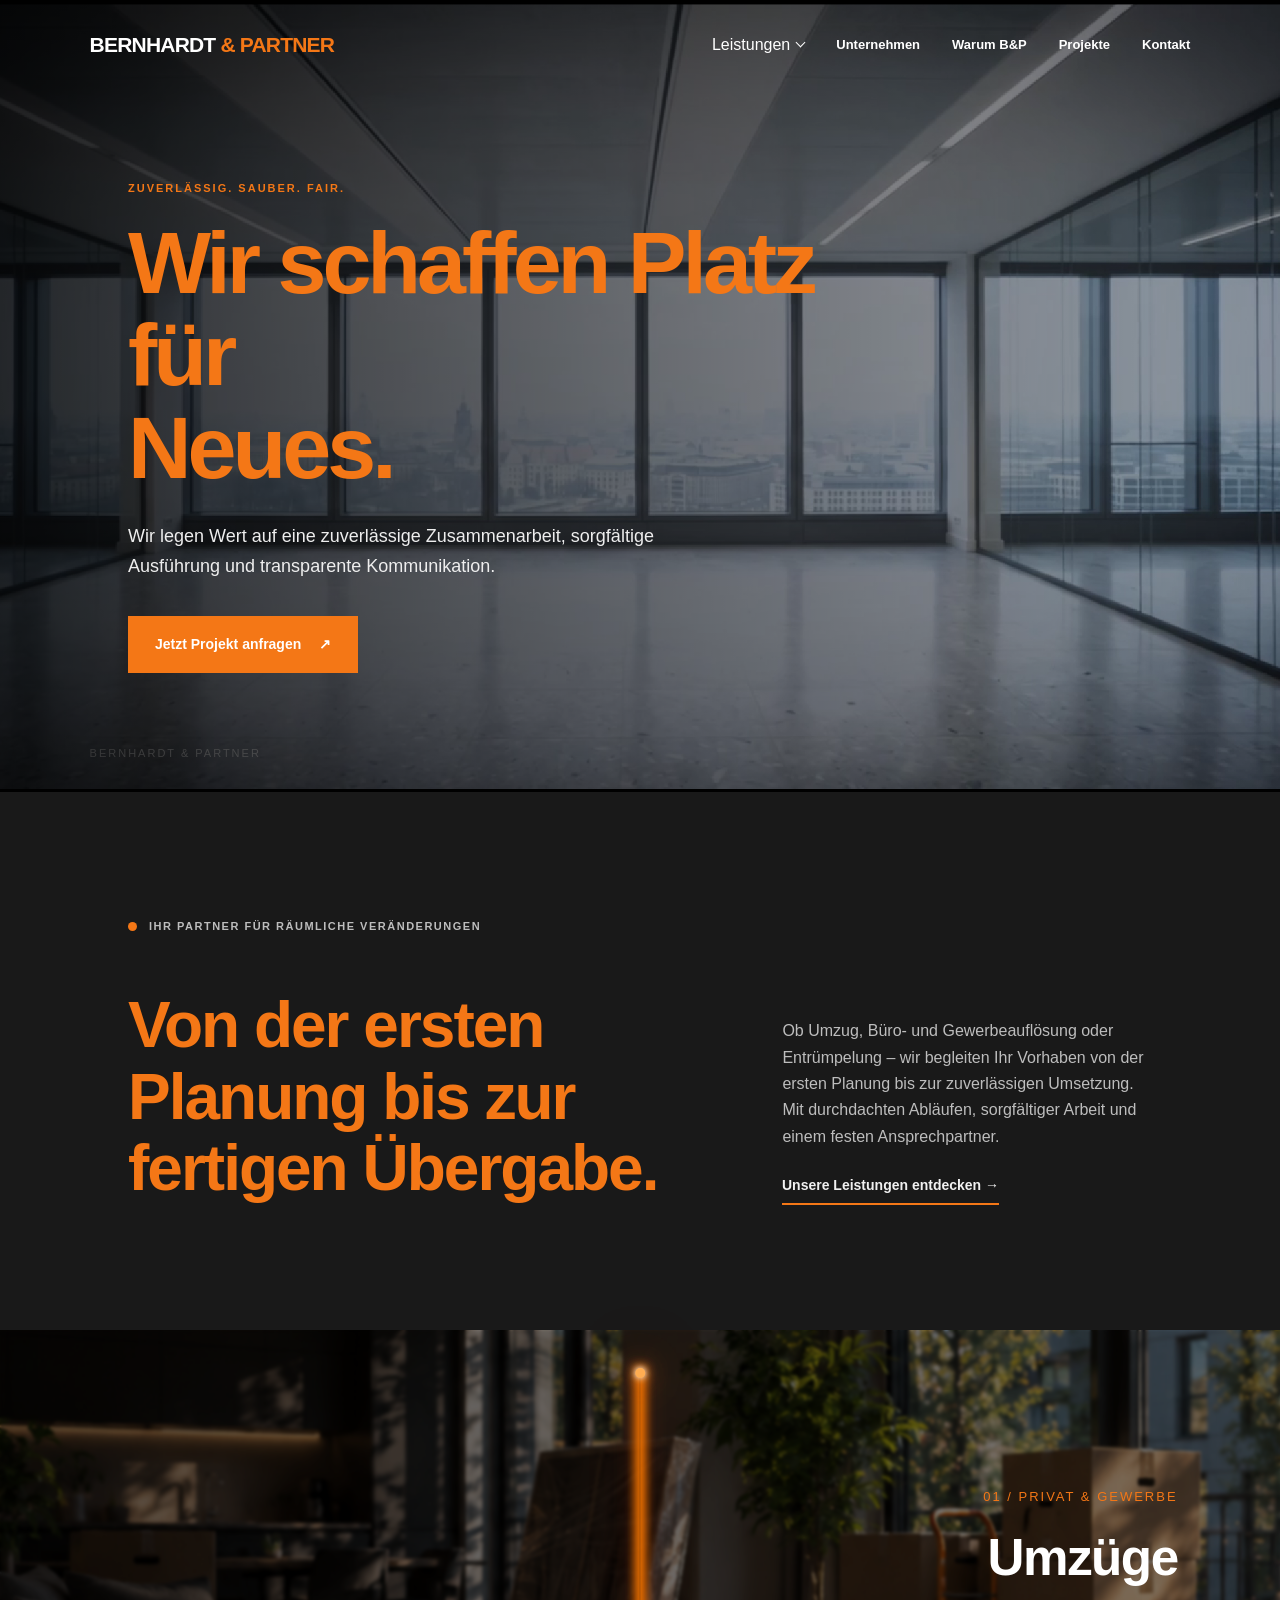
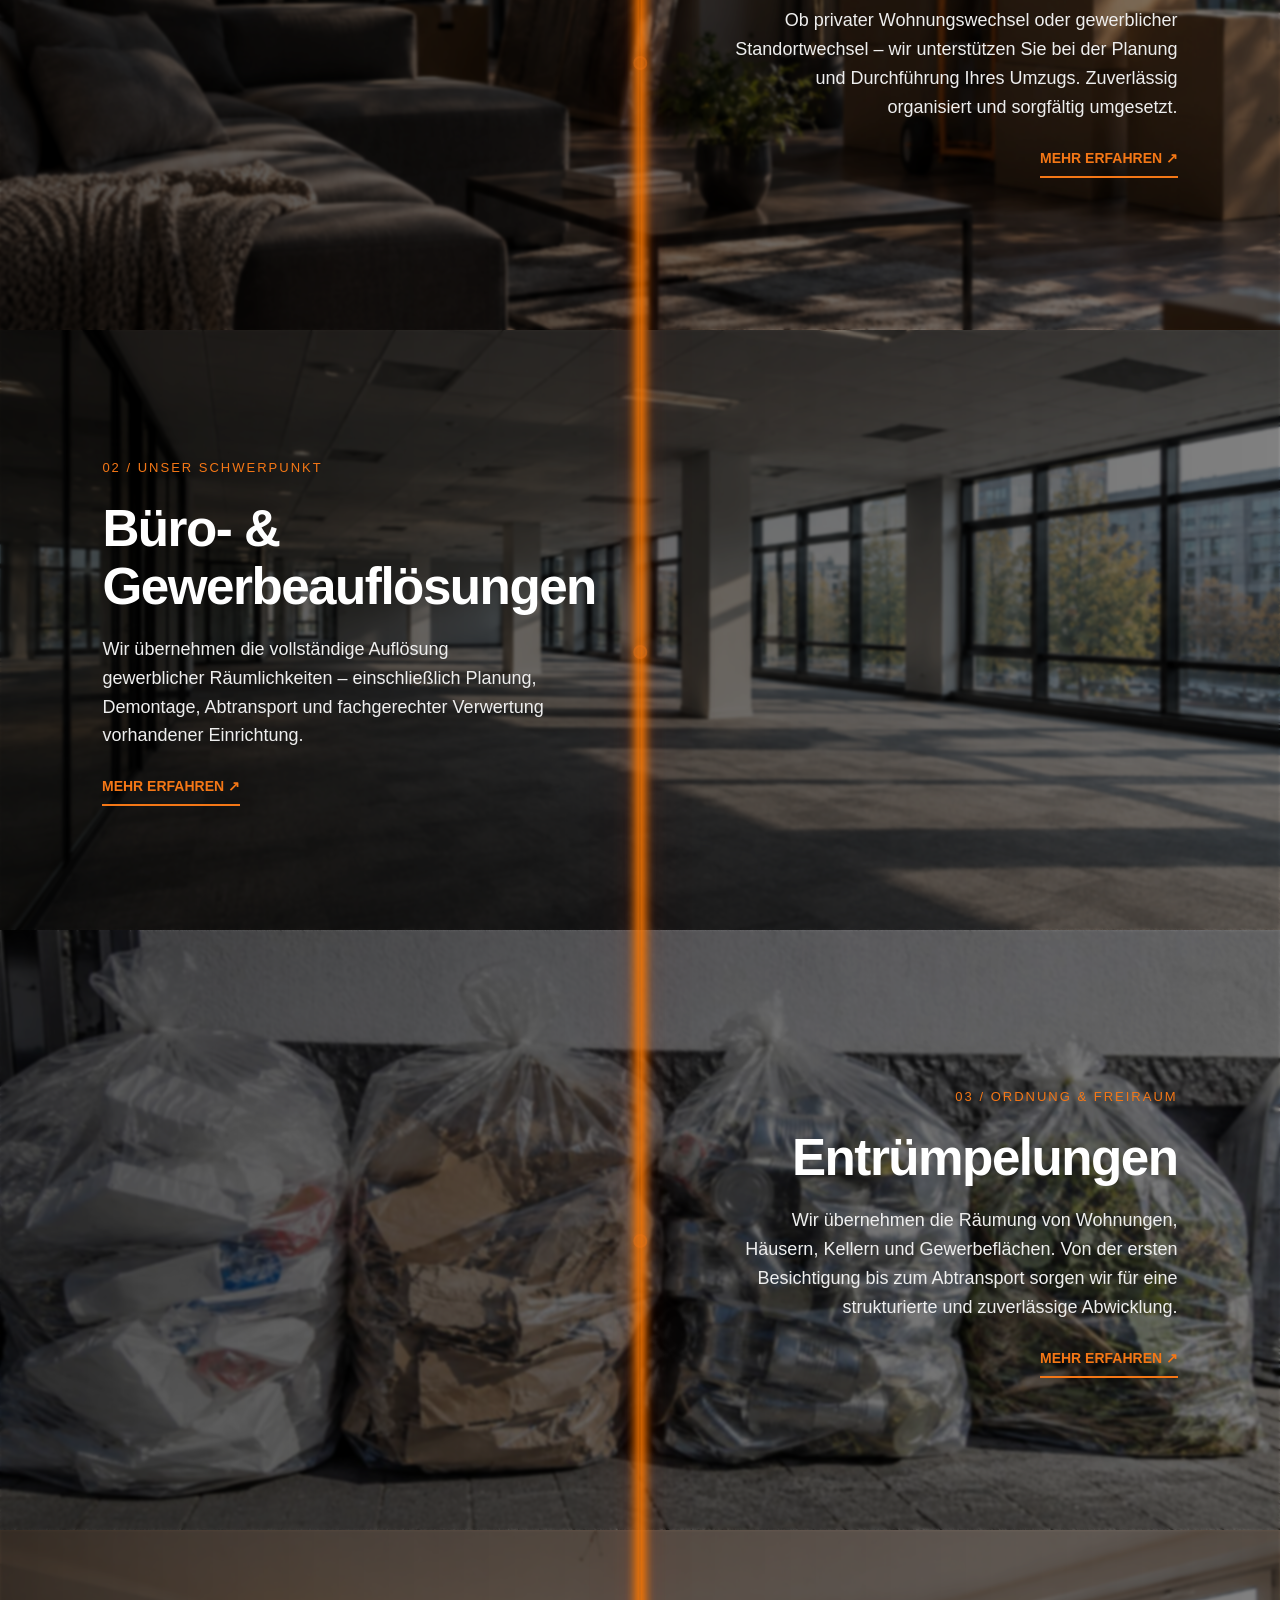
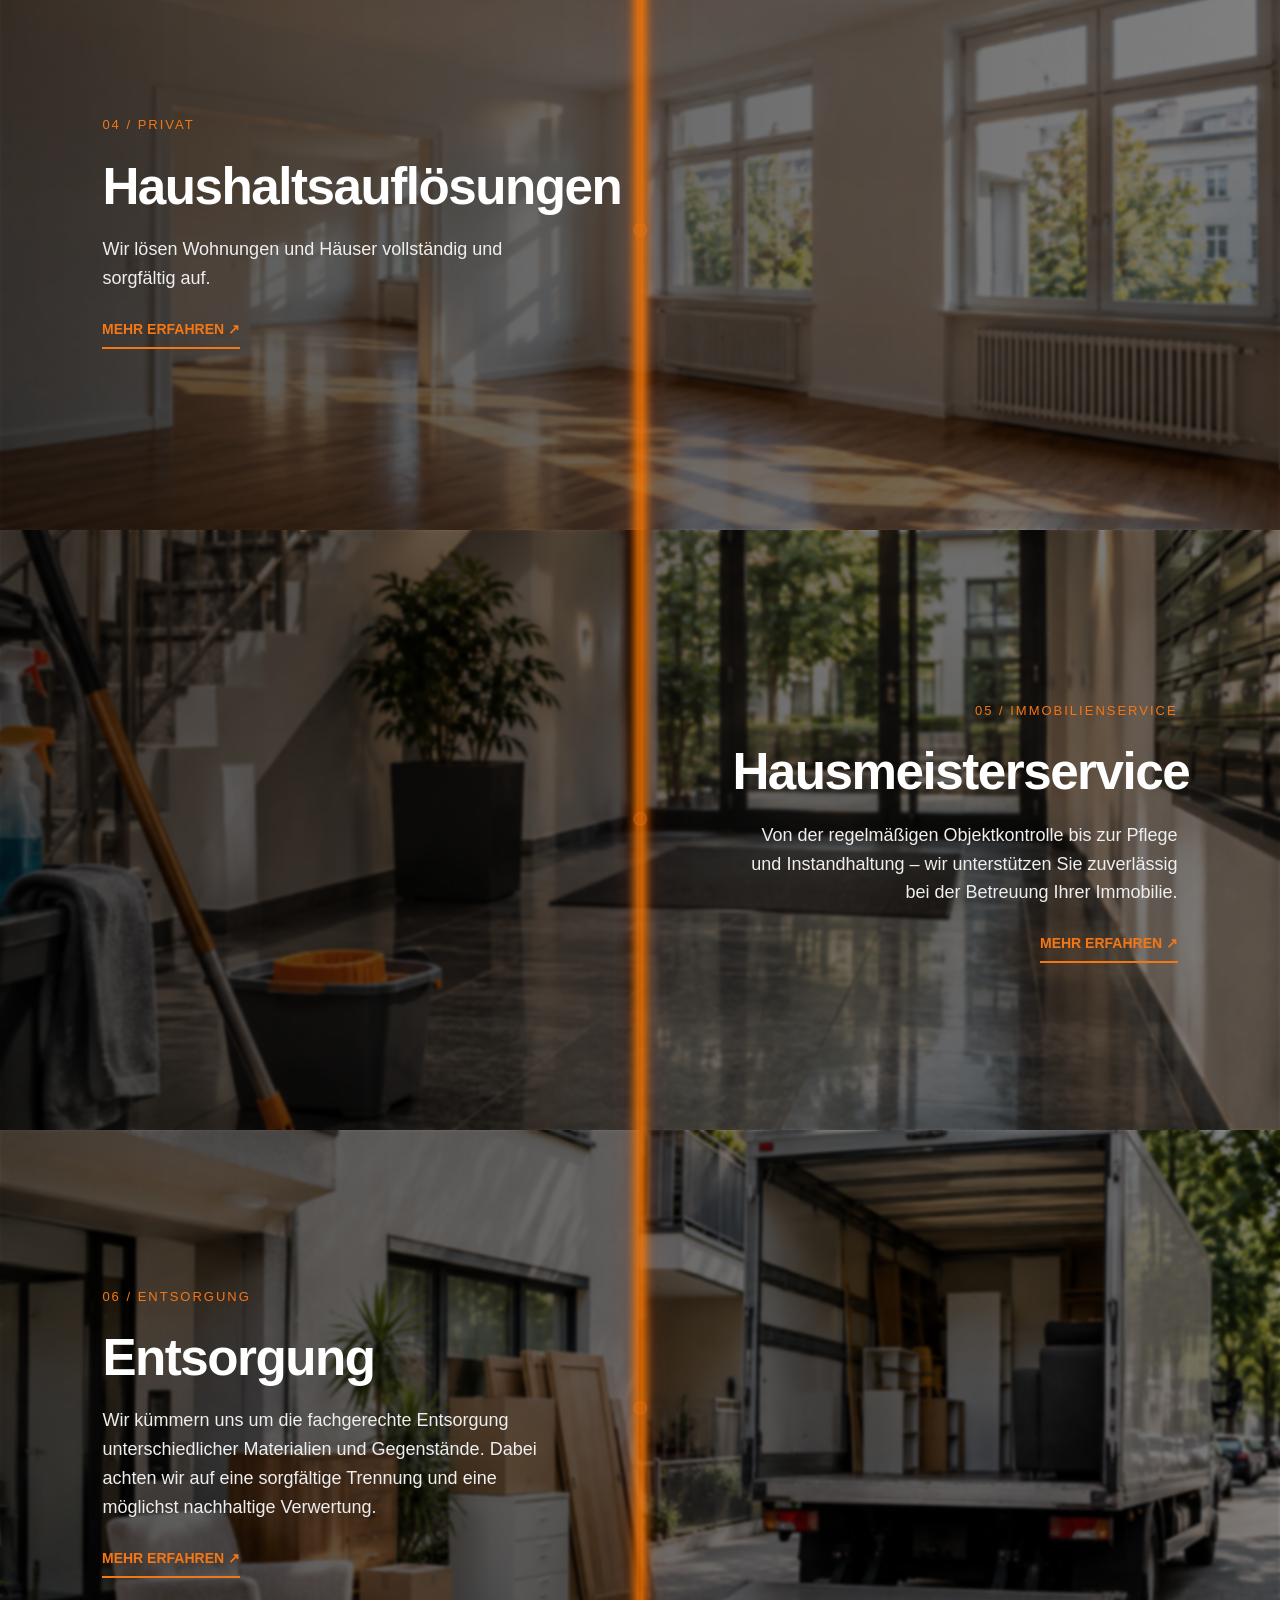
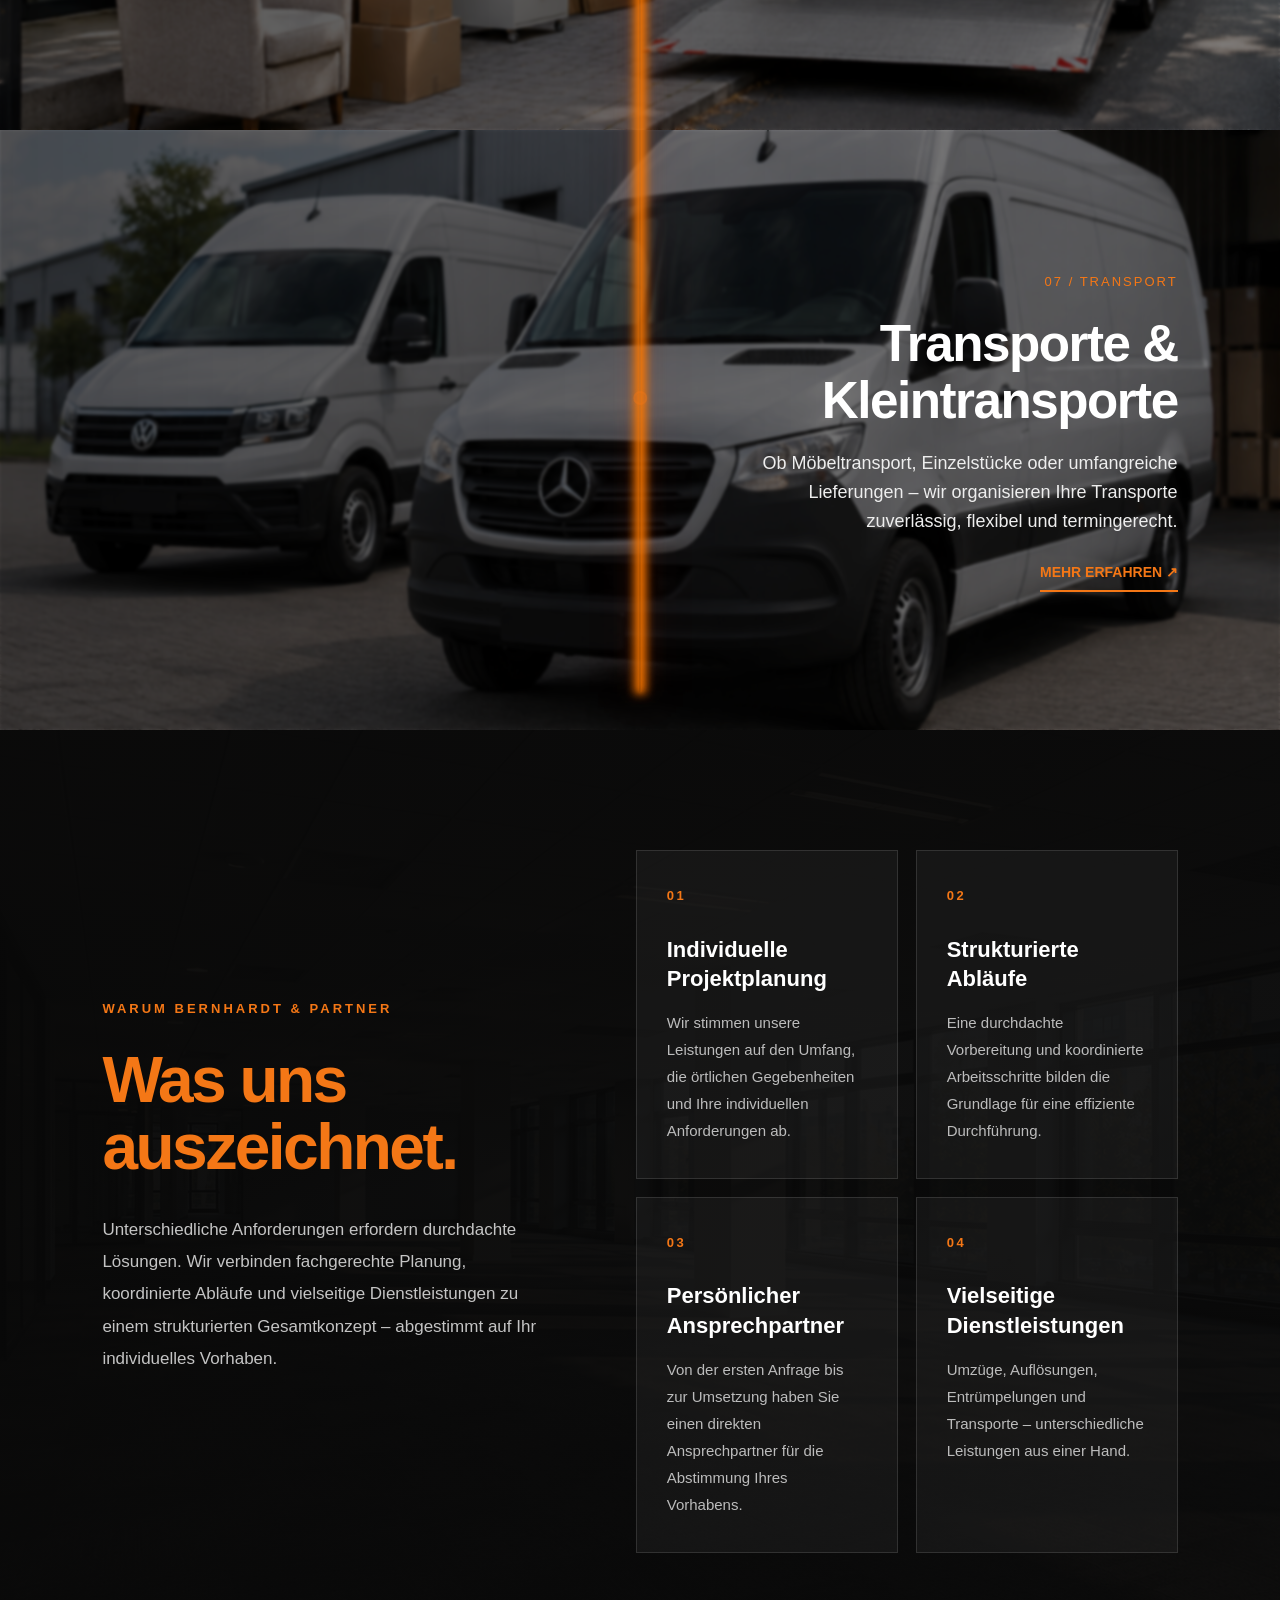
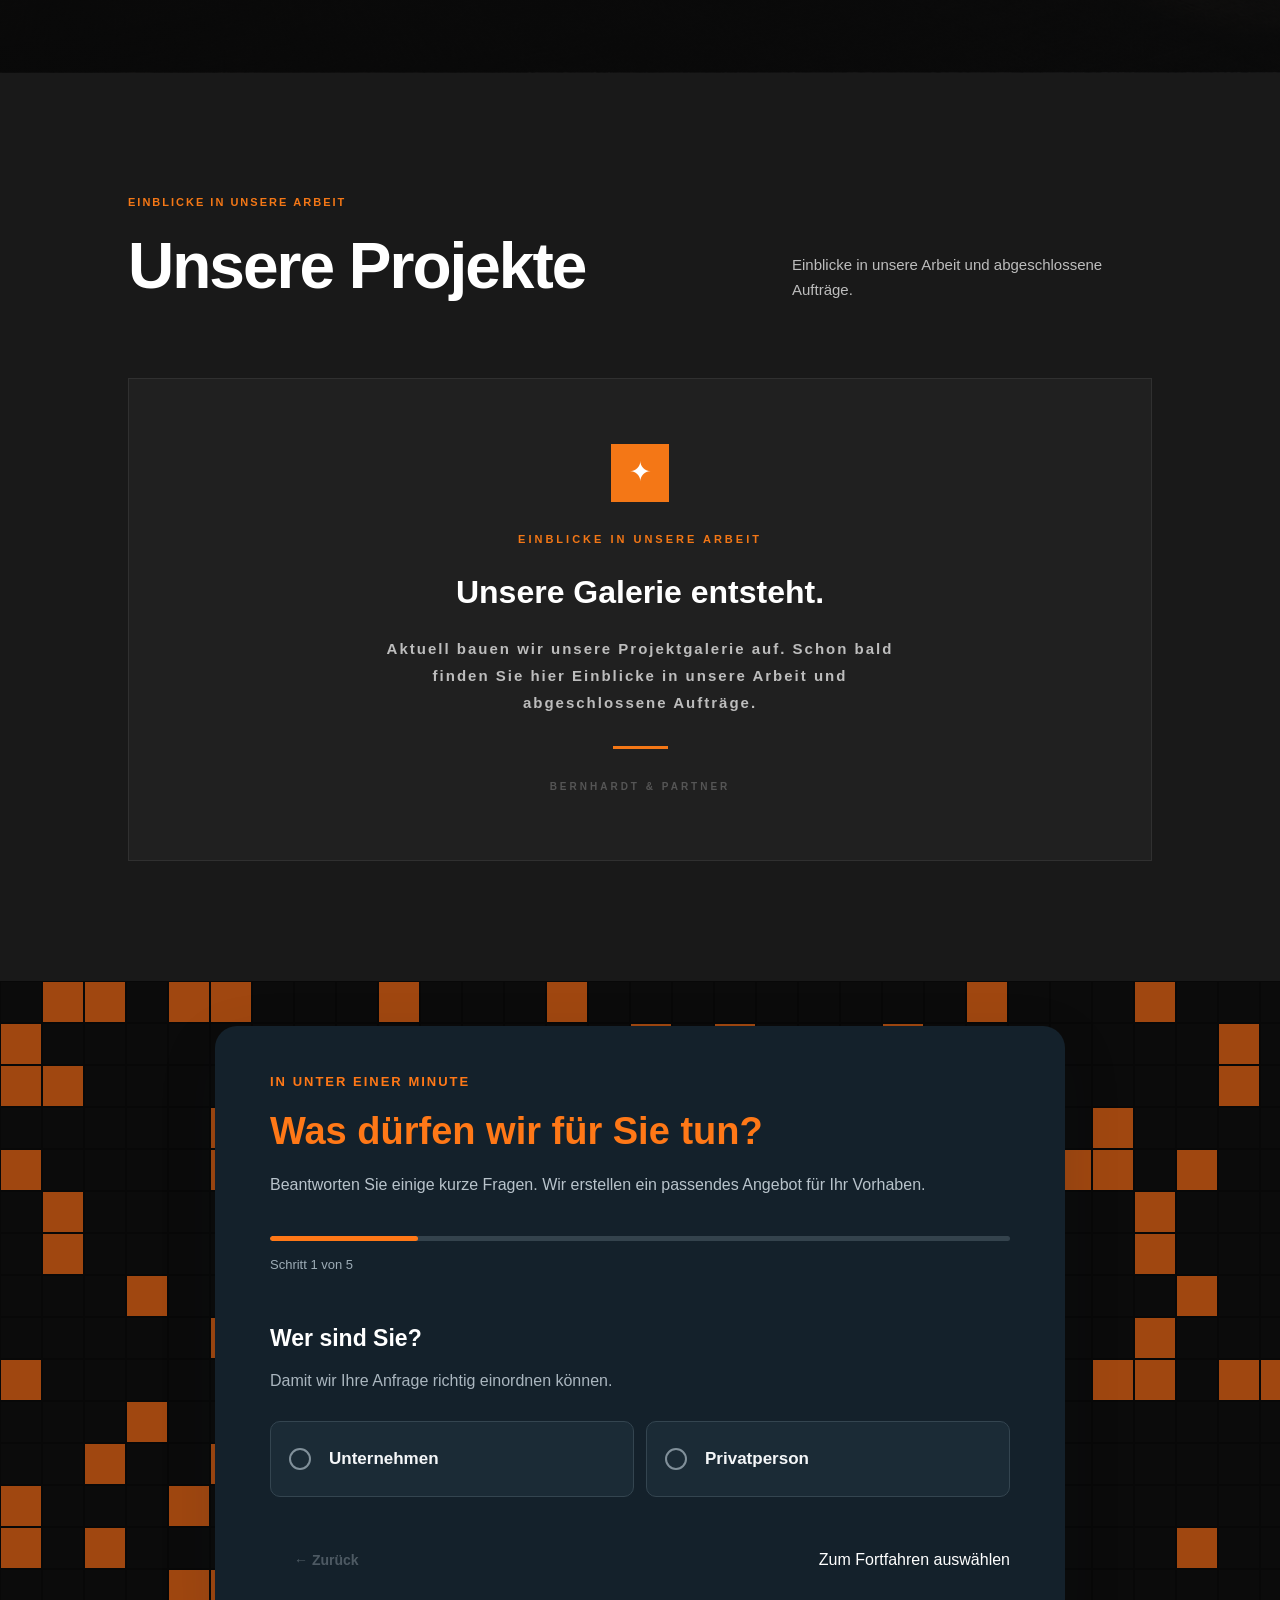
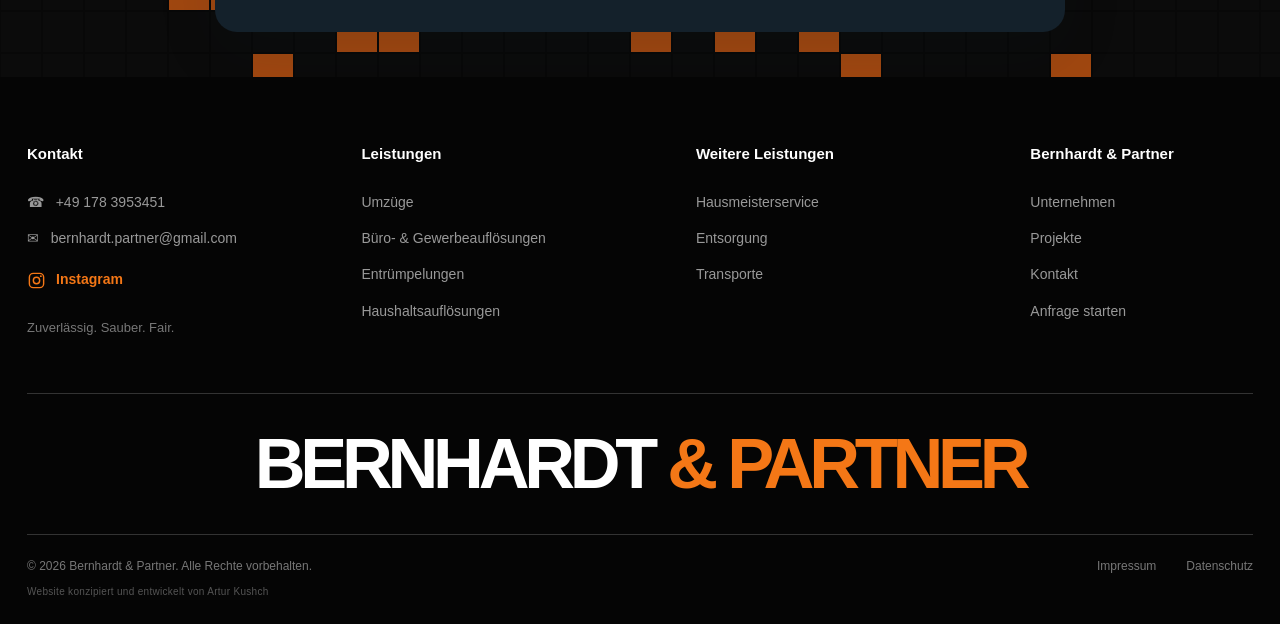
<file: index.html>
<!DOCTYPE html>
<html lang="de">

<head>
    <meta charset="UTF-8">
    <meta name="viewport" content="width=device-width, initial-scale=1.0">

    <title>Umzüge, Entrümpelung &amp; Transporte | Bernhardt &amp; Partner</title>
    <meta name="description" content="Umzüge, Büro- und Gewerbeauflösungen, Entrümpelungen, Haushaltsauflösungen, Entsorgung und Transporte – zuverlässig aus einer Hand.">
    <meta name="robots" content="index, follow, max-image-preview:large">
    <meta name="theme-color" content="#ffffff">

    <meta property="og:type" content="website">
    <meta property="og:locale" content="de_DE">
    <meta property="og:site_name" content="Bernhardt &amp; Partner">
    <meta property="og:title" content="Umzüge, Entrümpelung &amp; Transporte | Bernhardt &amp; Partner">
    <meta property="og:description" content="Professionelle Umzüge, Auflösungen, Entrümpelungen, Entsorgung und Transporte – sorgfältig und zuverlässig umgesetzt.">
    <meta property="og:image" content="images/home-heroposter.jpg">
    <meta property="og:image:alt" content="Bernhardt &amp; Partner Leistungen">

    <meta name="twitter:card" content="summary_large_image">
    <meta name="twitter:title" content="Umzüge, Entrümpelung &amp; Transporte | Bernhardt &amp; Partner">
    <meta name="twitter:description" content="Professionelle Umzüge, Auflösungen, Entrümpelungen, Entsorgung und Transporte.">
    <meta name="twitter:image" content="images/home-heroposter.jpg">

    <link rel="stylesheet" href="style.css">
    <script type="application/ld+json">
{
  "@context": "https://schema.org",
  "@type": "MovingCompany",
  "name": "Bernhardt & Partner",
  "description": "Umzüge, Büroauflösungen, Entrümpelungen, Haushaltsauflösungen, Hausmeisterservice, Entsorgung und Transporte.",
  "telephone": "+491783953451",
  "email": "bernhardt.partner@gmail.com",
  "areaServed": {
    "@type": "City",
    "name": "Gießen"
  },
  "sameAs": [
    "https://www.instagram.com/bernhardundpartner/"
  ]
}
</script>
</head>

<body>

    

    <main>

        <!-- HERO -->
        <section id="start" class="hero">
            <!-- HEADER -->
            <header class="header">

                <a href="#start" class="logo">
                    BERNHARDT <span>& PARTNER</span>
                </a>

           <nav class="navigation">

    <details class="nav-dropdown">

        <summary class="nav-dropdown-trigger">
            Leistungen <span class="dropdown-arrow"></span>
        </summary>

        <div class="mega-menu">

            
<div class="mega-menu-left">

    <p class="mega-menu-label">UNSERE LEISTUNGEN</p>

    <a href="umzuge.html" class="mega-menu-item">
        <span class="mega-menu-number">01</span>
        <div>
            <h3>Umzüge</h3>
            <p>Privat- und Gewerbeumzüge</p>
        </div>
        <span class="mega-menu-arrow">↗</span>
    </a>

    <a href="bueroaufloesungen.html" class="mega-menu-item">
        <span class="mega-menu-number">02</span>
        <div>
            <h3>Büro- & Gewerbeauflösungen</h3>
            <p>Räumung und Verwertung</p>
        </div>
        <span class="mega-menu-arrow">↗</span>
    </a>

    <a href="entruempelungen.html" class="mega-menu-item">
        <span class="mega-menu-number">03</span>
        <div>
            <h3>Entrümpelungen</h3>
            <p>Wir schaffen Platz</p>
        </div>
        <span class="mega-menu-arrow">↗</span>
    </a>

    <a href="haushaltsaufloesungen.html" class="mega-menu-item">
        <span class="mega-menu-number">04</span>
        <div>
            <h3>Haushaltsauflösungen</h3>
            <p>Komplette Haushaltsräumungen</p>
        </div>
        <span class="mega-menu-arrow">↗</span>
    </a>

    <a href="hausmeisterservice.html" class="mega-menu-item">
        <span class="mega-menu-number">05</span>
        <div>
            <h3>Hausmeisterservice</h3>
            <p>Pflege und Betreuung</p>
        </div>
        <span class="mega-menu-arrow">↗</span>
    </a>

    <a href="entsorgung.html" class="mega-menu-item">
        <span class="mega-menu-number">06</span>
        <div>
            <h3>Entsorgung</h3>
            <p>Fachgerechte Entsorgung</p>
        </div>
        <span class="mega-menu-arrow">↗</span>
    </a>

    <a href="transporte.html" class="mega-menu-item">
        <span class="mega-menu-number">07</span>
        <div>
            <h3>Transporte</h3>
            <p>Flexible Transportlösungen</p>
        </div>
        <span class="mega-menu-arrow">↗</span>
    </a>

</div>

            <div class="mega-menu-right">

                <div class="mega-menu-feature">
                    <p>BERNHARDT & PARTNER</p>

                    <h2>
                        Alles aus einer Hand.
                        <span>Zuverlässig umgesetzt.</span>
                    </h2>

                    <a href="#leistungen">
                        Alle Leistungen entdecken ↗
                    </a>
                </div>

            </div>

        </div>

    </details>

<a href="#unternehmen">Unternehmen</a>
<a href="#warum-bp">Warum B&P</a>
<a href="#projekte">Projekte</a>
    <a href="#anfrage">Kontakt</a>

</nav>

            </header>
            
<div class="hero-background">
    <video autoplay muted loop playsinline preload="metadata"
          poster="images/home-heroposter.jpg">
        <source src="images/home-hero.mp4" type="video/mp4">
    </video>
</div>
            <div class="hero-content">

                <p class="eyebrow">
                    ZUVERLÄSSIG. SAUBER. FAIR.
                </p>

                <h1>
                    Wir schaffen Platz
                    für <span>Neues.</span>
                </h1>

                <p>
                  Wir legen Wert auf eine zuverlässige Zusammenarbeit, sorgfältige Ausführung und transparente Kommunikation.
                </p>

                <a href="#anfrage" class="button">
                    Jetzt Projekt anfragen <span>↗</span>
                </a>

            </div>

            <div class="hero-bottom">
                <span>BERNHARDT & PARTNER</span>
                
            </div>

        </section>

        <!-- INTRO -->
        <section class="intro" id="unternehmen">

            <div class="intro-label">
                <span class="orange-dot"></span>
                IHR PARTNER FÜR RÄUMLICHE VERÄNDERUNGEN
            </div>

            <div class="intro-content">

                <h2>
                    Von der ersten Planung
                    bis zur <span>fertigen Übergabe.</span>
                </h2>

                <div class="intro-text">
                    <p>
                        Ob Umzug, Büro- und Gewerbeauflösung oder Entrümpelung – wir begleiten Ihr Vorhaben von der ersten Planung bis zur zuverlässigen Umsetzung. Mit durchdachten Abläufen, sorgfältiger Arbeit und einem festen Ansprechpartner.
                    </p>

                    <a href="#leistungen" class="text-link">
                        Unsere Leistungen entdecken →
                    </a>
                </div>

            </div>

        </section>

 <!-- FULL WIDTH SERVICES -->
<section class="services-fullbleed" id="leistungen">
    <!-- VERTIKALE ANIMIERTE LINIE -->
<div class="kushch-line">
    <div class="kushch-line-progress"></div>
    <div class="kushch-line-dot"></div>

    <span class="kushch-marker" style="top: 7.14%"></span>
    <span class="kushch-marker" style="top: 21.43%"></span>
    <span class="kushch-marker" style="top: 35.71%"></span>
    <span class="kushch-marker" style="top: 50%"></span>
    <span class="kushch-marker" style="top: 64.29%"></span>
    <span class="kushch-marker" style="top: 78.57%"></span>
    <span class="kushch-marker" style="top: 92.86%"></span>
</div>

    <!-- 01 UMZÜGE -->
    <a href="umzuge.html" class="fullbleed-service service-image-one">
        <div class="fullbleed-content right">
            <span>01 / PRIVAT & GEWERBE</span>
            <h2>Umzüge</h2>
            <p>Ob privater Wohnungswechsel oder gewerblicher Standortwechsel – wir unterstützen Sie bei der Planung und Durchführung Ihres Umzugs. Zuverlässig organisiert und sorgfältig umgesetzt.</p>
            <span class="text-link">MEHR ERFAHREN ↗</span>
        </div>
    </a>

    <!-- 02 BÜROAUFLÖSUNGEN -->
    <a href="bueroaufloesungen.html" class="fullbleed-service service-image-two">
        <div class="fullbleed-content left">
            <span>02 / UNSER SCHWERPUNKT</span>
            <h2>Büro- & Gewerbeauflösungen</h2>
            <p>Wir übernehmen die vollständige Auflösung gewerblicher Räumlichkeiten – einschließlich Planung, Demontage, Abtransport und fachgerechter Verwertung vorhandener Einrichtung.</p>
            <span class="text-link">MEHR ERFAHREN ↗</span>
        </div>
    </a>

    <!-- 03 ENTRÜMPELUNGEN -->
    <a href="entruempelungen.html" class="fullbleed-service service-image-three">
        <div class="fullbleed-content right">
            <span>03 / ORDNUNG & FREIRAUM</span>
            <h2>Entrümpelungen</h2>
            <p>Wir übernehmen die Räumung von Wohnungen, Häusern, Kellern und Gewerbeflächen. Von der ersten Besichtigung bis zum Abtransport sorgen wir für eine strukturierte und zuverlässige Abwicklung.</p>
            <span class="text-link">MEHR ERFAHREN ↗</span>
        </div>
    </a>

    <!-- 04 HAUSHALTSAUFLÖSUNGEN -->
    <a href="haushaltsaufloesungen.html" class="fullbleed-service household-image">
        <div class="fullbleed-content left">
            <span>04 / PRIVAT</span>
            <h2>Haushaltsauflösungen</h2>
            <p>Wir lösen Wohnungen und Häuser vollständig und sorgfältig auf.</p>
            <span class="text-link">MEHR ERFAHREN ↗</span>
        </div>
    </a>

    <!-- 05 HAUSMEISTERSERVICE -->
    <a href="hausmeisterservice.html" class="fullbleed-service caretaker-image">
        <div class="fullbleed-content right">
            <span>05 / IMMOBILIENSERVICE</span>
            <h2>Hausmeisterservice</h2>
            <p>Von der regelmäßigen Objektkontrolle bis zur Pflege und Instandhaltung – wir unterstützen Sie zuverlässig bei der Betreuung Ihrer Immobilie.</p>
            <span class="text-link">MEHR ERFAHREN ↗</span>
        </div>
    </a>

    <!-- 06 ENTSORGUNG -->
    <a href="entsorgung.html" class="fullbleed-service disposal-image">
        <div class="fullbleed-content left">
            <span>06 / ENTSORGUNG</span>
            <h2>Entsorgung</h2>
            <p>Wir kümmern uns um die fachgerechte Entsorgung unterschiedlicher Materialien und Gegenstände. Dabei achten wir auf eine sorgfältige Trennung und eine möglichst nachhaltige Verwertung.</p>
            <span class="text-link">MEHR ERFAHREN ↗</span>
        </div>
    </a>

    <!-- 07 TRANSPORTE -->
    <a href="transporte.html" class="fullbleed-service transport-image">
        <div class="fullbleed-content right">
            <span>07 / TRANSPORT</span>
            <h2>Transporte & Kleintransporte</h2>
            <p>Ob Möbeltransport, Einzelstücke oder umfangreiche Lieferungen – wir organisieren Ihre Transporte zuverlässig, flexibel und termingerecht.</p>
            <span class="text-link">MEHR ERFAHREN ↗</span>
        </div>
    </a>

</section>


<!-- WARUM BERNHARDT & PARTNER -->
<section class="why-us" id="warum-bp">

    <div class="why-us-content">

        <p class="eyebrow">WARUM BERNHARDT & PARTNER</p>

        <h2>
            Was uns
            <span>auszeichnet.</span>
        </h2>

        <p>
            Unterschiedliche Anforderungen erfordern durchdachte Lösungen. Wir verbinden fachgerechte Planung, koordinierte Abläufe und vielseitige Dienstleistungen zu einem strukturierten Gesamtkonzept – abgestimmt auf Ihr individuelles Vorhaben.

    </div>

    <div class="why-us-grid">

        <article class="why-us-card">
            <span class="why-us-number">01</span>
            <h3>Individuelle Projektplanung</h3>
            <p>
                Wir stimmen unsere Leistungen auf den Umfang,
                die örtlichen Gegebenheiten und Ihre individuellen
                Anforderungen ab.
            </p>
        </article>

        <article class="why-us-card">
            <span class="why-us-number">02</span>
            <h3>Strukturierte Abläufe</h3>
            <p>
                Eine durchdachte Vorbereitung und koordinierte
                Arbeitsschritte bilden die Grundlage für eine
                effiziente Durchführung.
            </p>
        </article>

        <article class="why-us-card">
            <span class="why-us-number">03</span>
            <h3>Persönlicher Ansprechpartner</h3>
            <p>
                Von der ersten Anfrage bis zur Umsetzung haben
                Sie einen direkten Ansprechpartner für die
                Abstimmung Ihres Vorhabens.
            </p>
        </article>

        <article class="why-us-card">
            <span class="why-us-number">04</span>
            <h3>Vielseitige Dienstleistungen</h3>
            <p>
                Umzüge, Auflösungen, Entrümpelungen und Transporte –
                unterschiedliche Leistungen aus einer Hand.
            </p>
        </article>

    </div>

</section>
        <!-- PROJECTS -->
        <section class="projects" id="projekte">

            <div class="section-top">

                <div>
                    <p class="eyebrow">EINBLICKE IN UNSERE ARBEIT</p>
                    <h2>Unsere Projekte</h2>
                </div>

                <p>
                    Einblicke in unsere Arbeit und
                    abgeschlossene Aufträge.
                </p>

            </div>

           <div class="project-placeholder">
    <div class="project-placeholder-icon">✦</div>

    <span class="project-placeholder-label">
        EINBLICKE IN UNSERE ARBEIT
    </span>

    <h3>Unsere Galerie entsteht.</h3>

    <p>
        Aktuell bauen wir unsere Projektgalerie auf.
        Schon bald finden Sie hier Einblicke in unsere Arbeit
        und abgeschlossene Aufträge.
    </p>

    <div class="project-placeholder-line"></div>

    <span class="project-placeholder-footer">
        BERNHARDT & PARTNER
    </span>
</div>

        </section>

      

        
        <!-- MULTI STEP REQUEST FORM -->
<section class="request" id="anfrage">

    <div class="request-wizard">

        <!-- INTRO -->
        <div class="wizard-header">

            <p class="eyebrow">In unter einer Minute</p>

            <h2>
                Was dürfen wir
                <span>für Sie tun?</span>
            </h2>

            <p class="wizard-description">
                Beantworten Sie einige kurze Fragen.
                Wir erstellen ein passendes Angebot für Ihr Vorhaben.
            </p>

        </div>

        <!-- PROGRESS -->
        <div class="wizard-progress">

            <div class="progress-track">
                <div class="progress-fill" id="progressFill"></div>
            </div>

            <p id="stepCounter">Schritt 1 von 5</p>

        </div>


        <form id="projectForm">

            <!-- STEP 1 -->
            <div class="wizard-step active" data-step="1">

                <h3>Wer sind Sie?</h3>

                <p class="step-description">
                    Damit wir Ihre Anfrage richtig einordnen können.
                </p>

                <div class="wizard-options two-columns">

                    <button type="button" class="wizard-option"
                            data-value="Unternehmen">
                        <span class="option-indicator"></span>
                        <span>Unternehmen</span>
                    </button>

                    <button type="button" class="wizard-option"
                            data-value="Privatperson">
                        <span class="option-indicator"></span>
                        <span>Privatperson</span>
                    </button>

                </div>

            </div>


            <!-- STEP 2 -->
            <div class="wizard-step" data-step="2">

                <h3>Wobei dürfen wir Sie unterstützen?</h3>

                <p class="step-description">
                    Wählen Sie die passende Leistung aus.
                </p>

                <div class="wizard-options two-columns">

                    <button type="button" class="wizard-option"
                            data-value="Umzüge">
                        <span class="option-indicator"></span>
                        <span>Umzüge</span>
                    </button>

                    <button type="button" class="wizard-option"
                            data-value="Büro- & Gewerbeauflösungen">
                        <span class="option-indicator"></span>
                        <span>Büro- & Gewerbeauflösungen</span>
                    </button>

                    <button type="button" class="wizard-option"
                            data-value="Entrümpelungen">
                        <span class="option-indicator"></span>
                        <span>Entrümpelungen</span>
                    </button>

                    <button type="button" class="wizard-option"
                            data-value="Haushaltsauflösungen">
                        <span class="option-indicator"></span>
                        <span>Haushaltsauflösungen</span>
                    </button>

                    <button type="button" class="wizard-option"
                            data-value="Hausmeisterservice">
                        <span class="option-indicator"></span>
                        <span>Hausmeisterservice</span>
                    </button>

                    <button type="button" class="wizard-option"
                            data-value="Entsorgung">
                        <span class="option-indicator"></span>
                        <span>Entsorgung</span>
                    </button>

                    <button type="button" class="wizard-option"
                            data-value="Transporte & Kleintransporte">
                        <span class="option-indicator"></span>
                        <span>Transporte & Kleintransporte</span>
                    </button>

                    <button type="button" class="wizard-option"
                            data-value="Sonstiges">
                        <span class="option-indicator"></span>
                        <span>Sonstiges</span>
                    </button>

                </div>

            </div>


            <!-- STEP 3 -->
            <div class="wizard-step" data-step="3">

                <h3>Wie umfangreich ist Ihr Vorhaben?</h3>

                <p class="step-description">
                    Geben Sie uns eine ungefähre Einschätzung.
                </p>

                <div class="wizard-options two-columns">

                    <button type="button" class="wizard-option"
                            data-value="Kleines Vorhaben">
                        <span class="option-indicator"></span>
                        <span>Kleines Vorhaben</span>
                    </button>

                    <button type="button" class="wizard-option"
                            data-value="Mittleres Vorhaben">
                        <span class="option-indicator"></span>
                        <span>Mittleres Vorhaben</span>
                    </button>

                    <button type="button" class="wizard-option"
                            data-value="Großes Vorhaben">
                        <span class="option-indicator"></span>
                        <span>Großes Vorhaben</span>
                    </button>

                    <button type="button" class="wizard-option"
                            data-value="Noch nicht sicher">
                        <span class="option-indicator"></span>
                        <span>Noch nicht sicher</span>
                    </button>

                </div>

            </div>


            <!-- STEP 4 -->
            <div class="wizard-step" data-step="4">

                <h3>Wann soll es losgehen?</h3>

                <p class="step-description">
                    Wann möchten Sie Ihr Vorhaben umsetzen?
                </p>

                <div class="wizard-options two-columns">

                    <button type="button" class="wizard-option"
                            data-value="So schnell wie möglich">
                        <span class="option-indicator"></span>
                        <span>So schnell wie möglich</span>
                    </button>

                    <button type="button" class="wizard-option"
                            data-value="Innerhalb eines Monats">
                        <span class="option-indicator"></span>
                        <span>Innerhalb eines Monats</span>
                    </button>

                    <button type="button" class="wizard-option"
                            data-value="In 1–3 Monaten">
                        <span class="option-indicator"></span>
                        <span>In 1–3 Monaten</span>
                    </button>

                    <button type="button" class="wizard-option"
                            data-value="Noch nicht festgelegt">
                        <span class="option-indicator"></span>
                        <span>Noch nicht festgelegt</span>
                    </button>

                </div>

            </div>


            <!-- STEP 5 -->
            <div class="wizard-step" data-step="5">

                <h3>Wohin dürfen wir uns melden?</h3>

                <p class="step-description">
                    Hinterlassen Sie Ihre Kontaktdaten.
                    Wir melden uns bei Ihnen.
                </p>

                <div class="wizard-contact-grid">

                    <input type="text" name="firstname"
                           placeholder="Vorname *" required>

                    <input type="text" name="lastname"
                           placeholder="Nachname *" required>

                    <input type="text" name="company"
                           placeholder="Unternehmen (optional)">

                    <input type="email" name="email"
                           placeholder="E-Mail *" required>

                    <input type="tel" name="phone"
                           placeholder="Telefon (optional)">

                    <input type="text" name="city"
                           placeholder="Stadt *" required>

                </div>

                <textarea name="message"
                          placeholder="Ihre Nachricht (optional)"
                          rows="4"></textarea>

                <div class="wizard-upload">

                    <label for="projectFile">
                        Datei anhängen (optional)
                    </label>

                    <input type="file" id="projectFile"
                           name="attachment">

                </div>

                <label class="wizard-consent">

                    <input type="checkbox" name="privacy" required>

                    <span>
                        Ich akzeptiere die
                        <a href="#">Datenschutzerklärung</a>
                        und stimme der Verarbeitung meiner Daten
                        zur Bearbeitung meiner Anfrage zu.
                    </span>

                </label>

                <p class="wizard-required">
                    * Pflichtfeld
                </p>

            </div>


    <!-- NAVIGATION -->
<div class="wizard-navigation">

    <button type="button" id="prevStep"
            class="wizard-back" disabled>
        ← Zurück
    </button>

    <span id="nextStepHint">
        Zum Fortfahren auswählen
    </span>

    <button type="submit" id="submitForm"
            class="wizard-next" hidden>
        Anfrage senden ↗
    </button>

</div>

        </form>
<!-- SUCCESS MESSAGE -->
<div class="wizard-success" id="wizardSuccess" hidden>

    <div class="success-icon">✓</div>

    <h3>Vielen Dank, <span id="successName"></span>!</h3>

    <p>
        Wir haben Ihre Angaben erhalten und melden uns in Kürze
        mit einem passenden Vorschlag bei Ihnen.
    </p>

    <p class="success-contact">
        Bei Fragen erreichen Sie uns direkt:
    </p>

    <div class="success-links">
        <a href="mailto:bernhardt.partner@gmail.com">
            bernhardt.partner@gmail.com
        </a>
        <a href="tel:+491783953451">
            +49 178 3953451
        </a>
    </div>

</div>
    </div>

</section>
</main>
<!-- NEW FOOTER -->
<footer class="footer-new">

    <div class="footer-main">

        <!-- CONTACT -->
        <div class="footer-column footer-contact-new">

            <h3>Kontakt</h3>

            <a href="tel:+491783953451">
                ☎ &nbsp; +49 178 3953451
            </a>

            <a href="mailto:bernhardt.partner@gmail.com">
                ✉ &nbsp; bernhardt.partner@gmail.com
            </a>
<a href="https://www.instagram.com/bernhardundpartner/"
   target="_blank"
   rel="noopener noreferrer"
   class="footer-social">

    <svg viewBox="0 0 24 24" aria-hidden="true">
        <rect x="3" y="3" width="18" height="18" rx="5"
              fill="none" stroke="currentColor" stroke-width="1.8"/>
        <circle cx="12" cy="12" r="4"
                fill="none" stroke="currentColor" stroke-width="1.8"/>
        <circle cx="17.5" cy="6.5" r="1.2" fill="currentColor"/>
    </svg>

    Instagram
</a>
            <p>Zuverlässig. Sauber. Fair.</p>

        </div>

        <!-- SERVICES -->
        <div class="footer-column">

            <h3>Leistungen</h3>

            <a href="umzuge.html">Umzüge</a>
            <a href="bueroaufloesungen.html">Büro- & Gewerbeauflösungen</a>
            <a href="entruempelungen.html">Entrümpelungen</a>
            <a href="haushaltsaufloesungen.html">Haushaltsauflösungen</a>

        </div>

        <!-- MORE SERVICES -->
        <div class="footer-column">

            <h3>Weitere Leistungen</h3>

            <a href="hausmeisterservice.html">Hausmeisterservice</a>
            <a href="entsorgung.html">Entsorgung</a>
            <a href="transporte.html">Transporte</a>

        </div>

        <!-- COMPANY -->
        <div class="footer-column">

            <h3>Bernhardt & Partner</h3>

            <a href="index.html#unternehmen">Unternehmen</a>
            <a href="index.html#projekte">Projekte</a>
            <a href="index.html#anfrage">Kontakt</a>
            <a href="index.html#anfrage">Anfrage starten</a>

        </div>

    </div>

    <!-- HUGE LOGO -->
    <div class="footer-big-logo">
        BERNHARDT <span>& PARTNER</span>
    </div>

    <!-- BOTTOM -->
    <div class="footer-bottom-new">

        <p>© 2026 Bernhardt & Partner. Alle Rechte vorbehalten.</p>

        <div>
            <a href="#">Impressum</a>
            <a href="#">Datenschutz</a>
        </div>

    </div>
<a href="mailto:arthurkushch@gmail.com" class="footer-credit">
    Website konzipiert und entwickelt von Artur Kushch
</a>
</footer>

    <script src="script.js"></script>
</body>
</html>
</file>
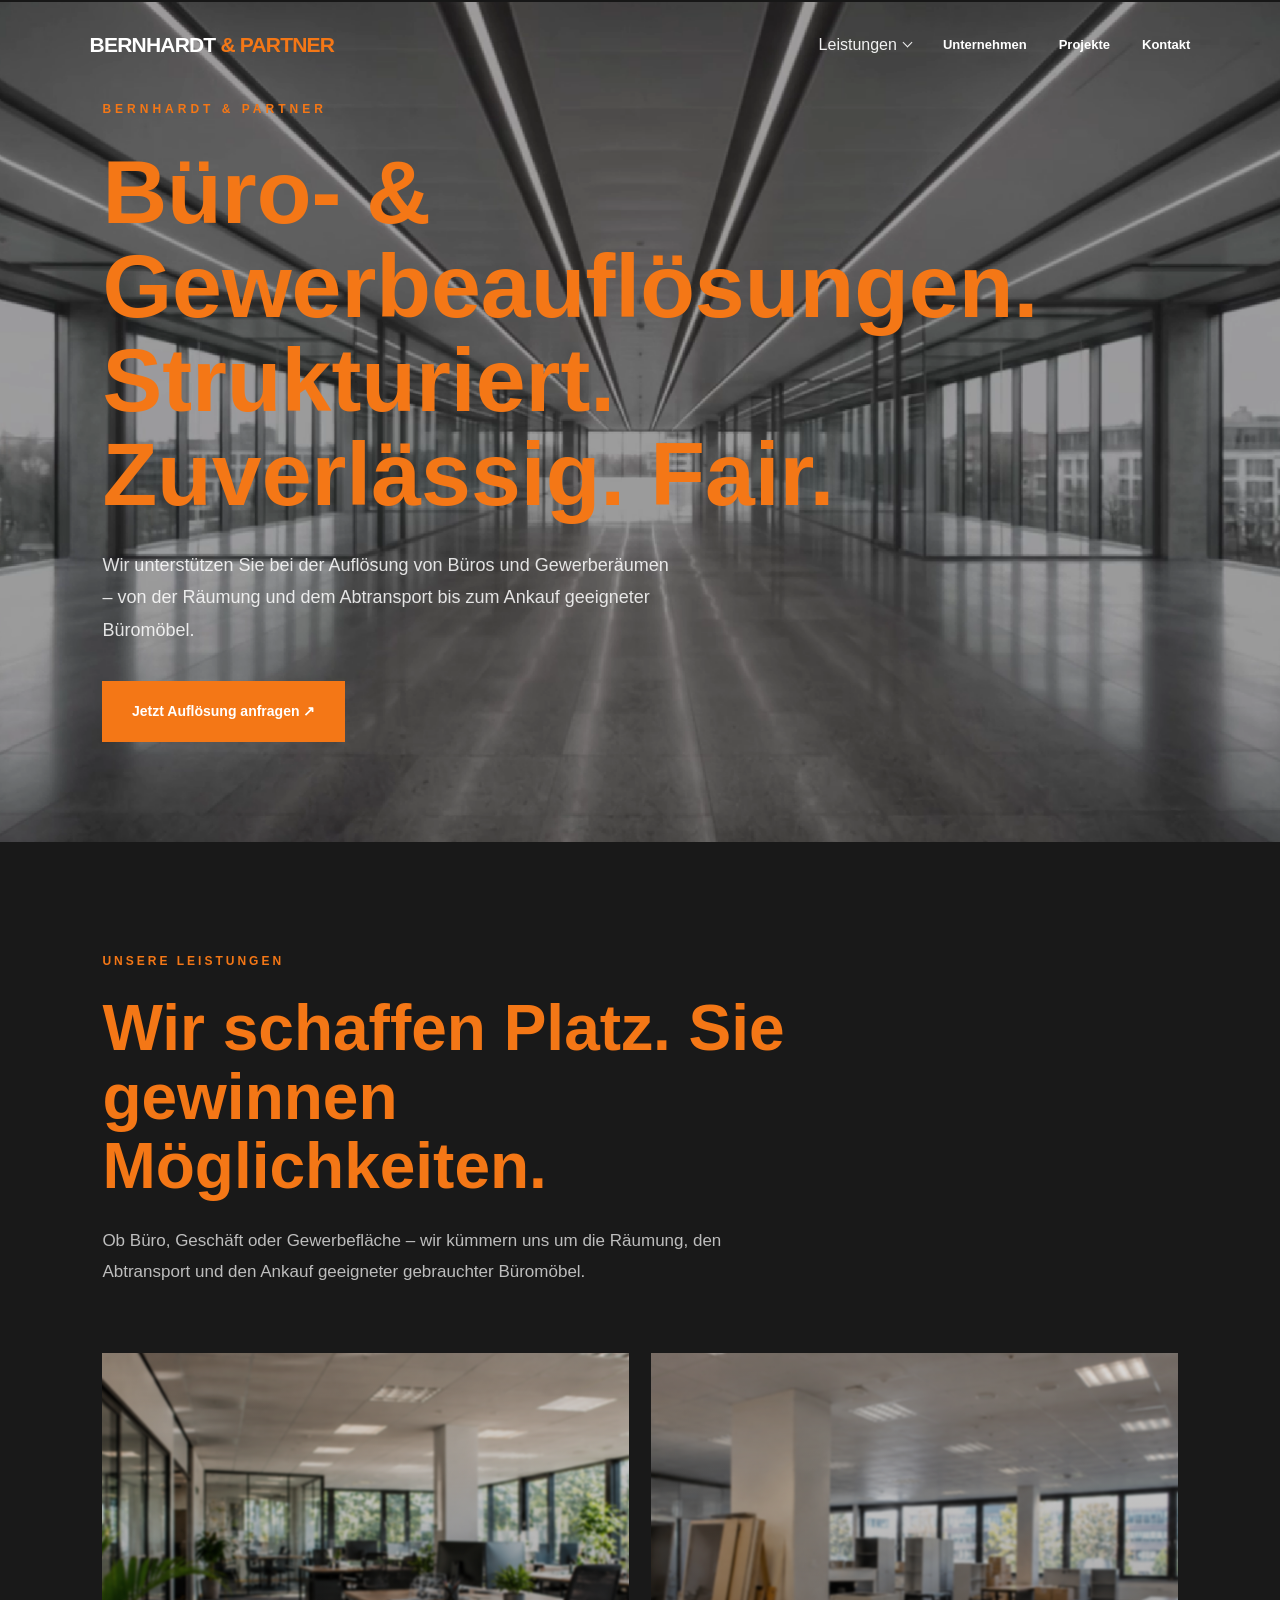
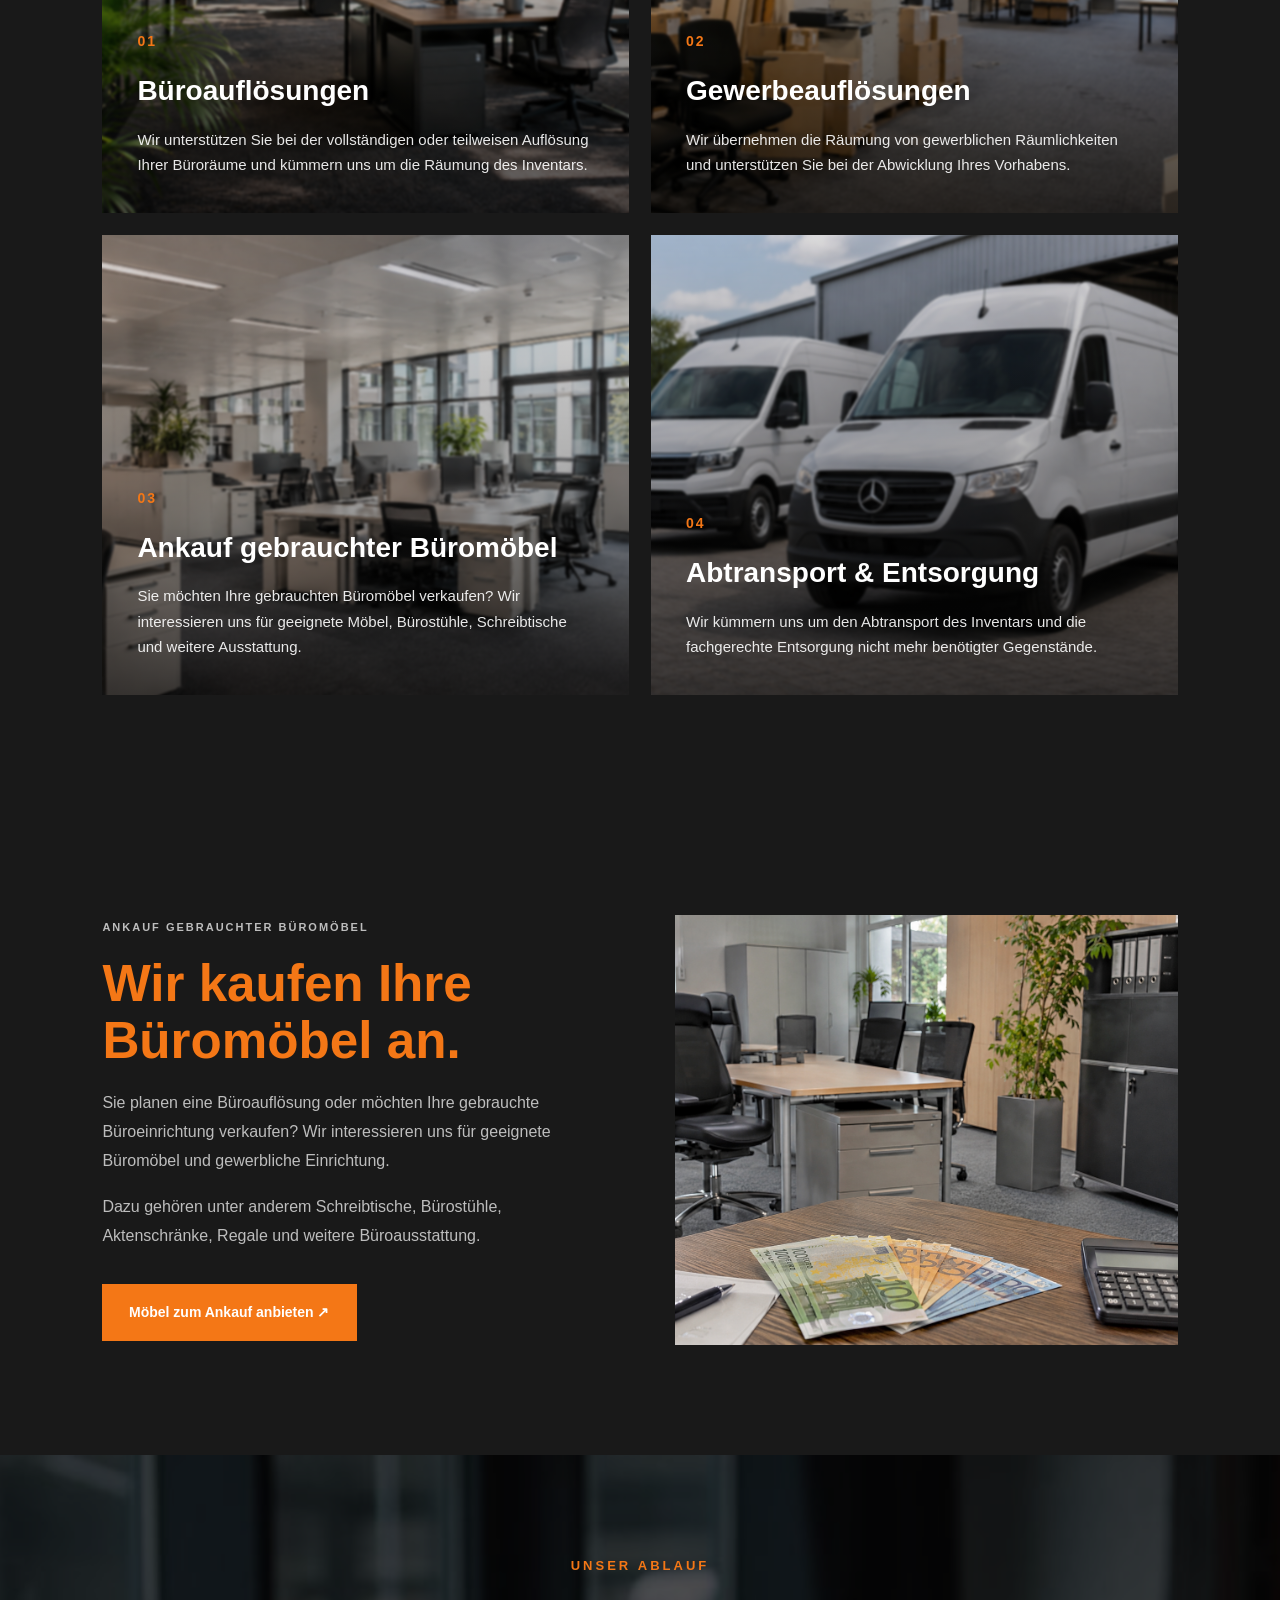
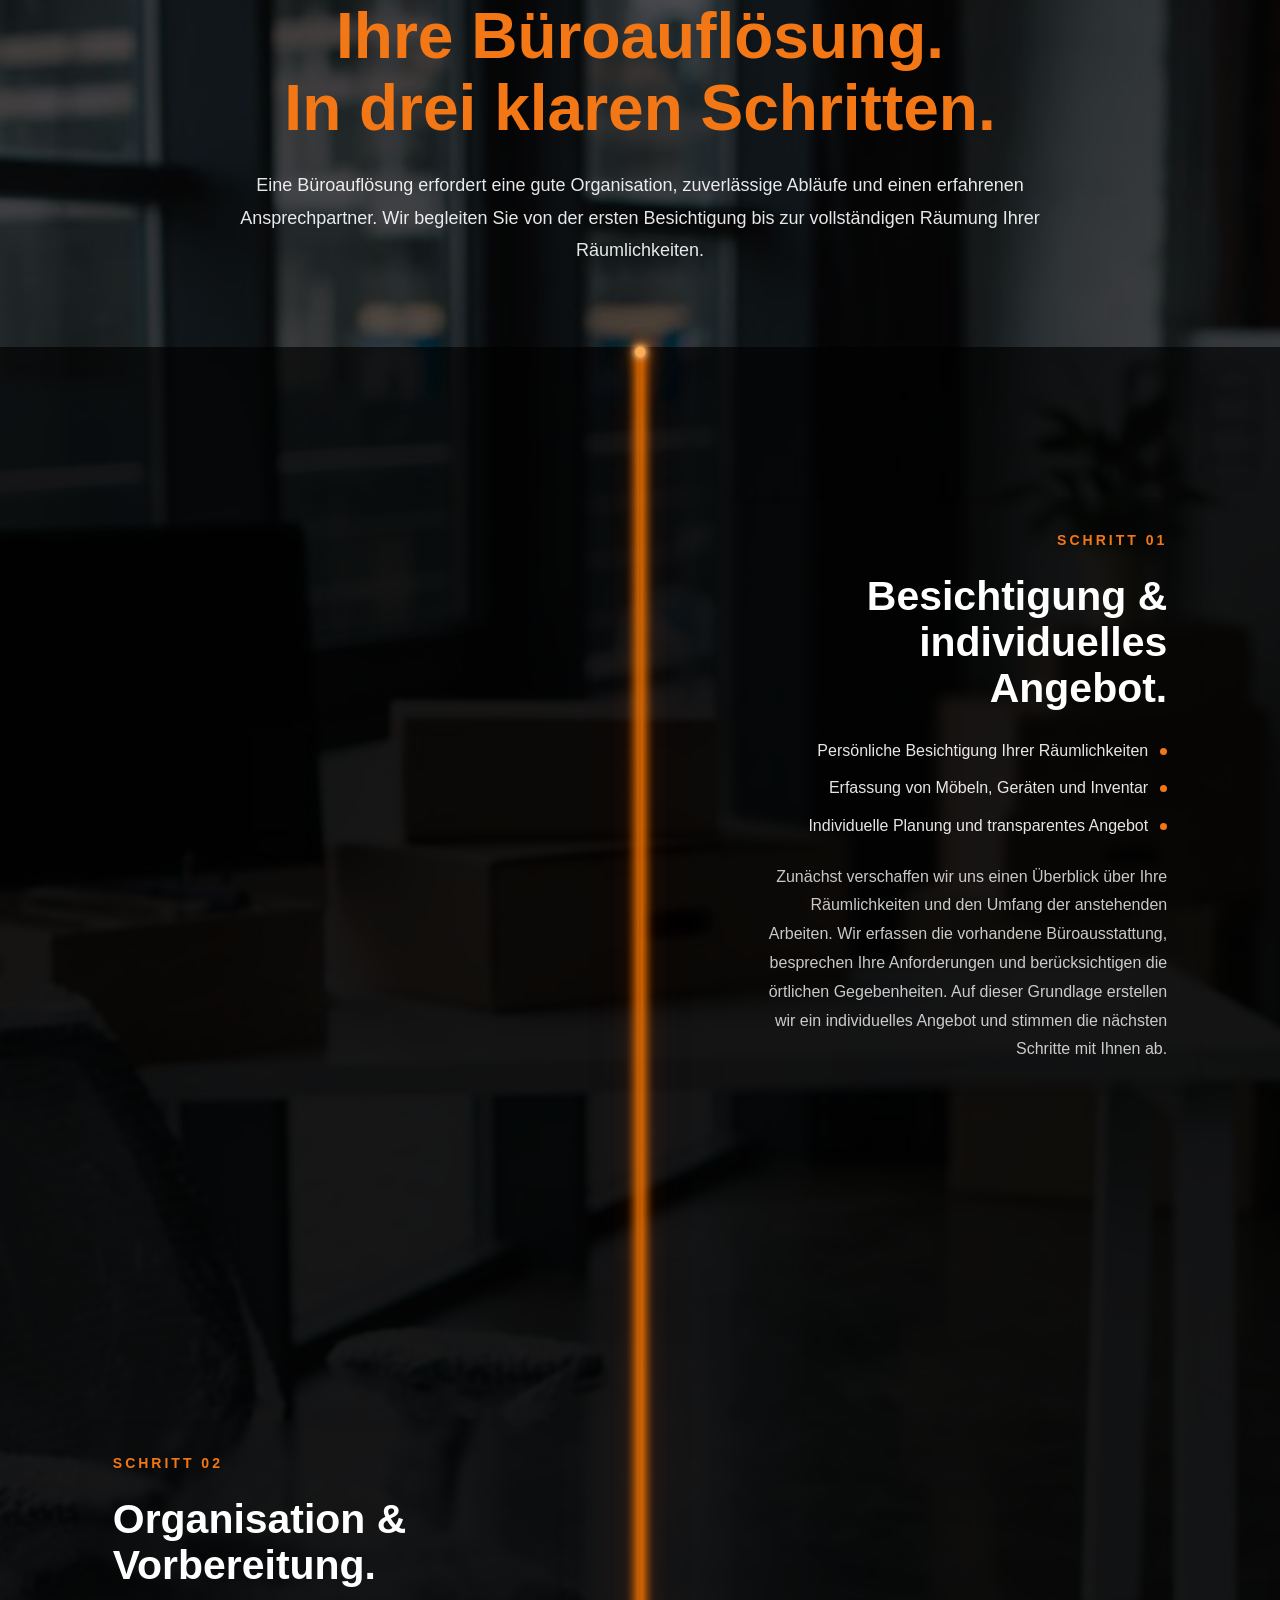
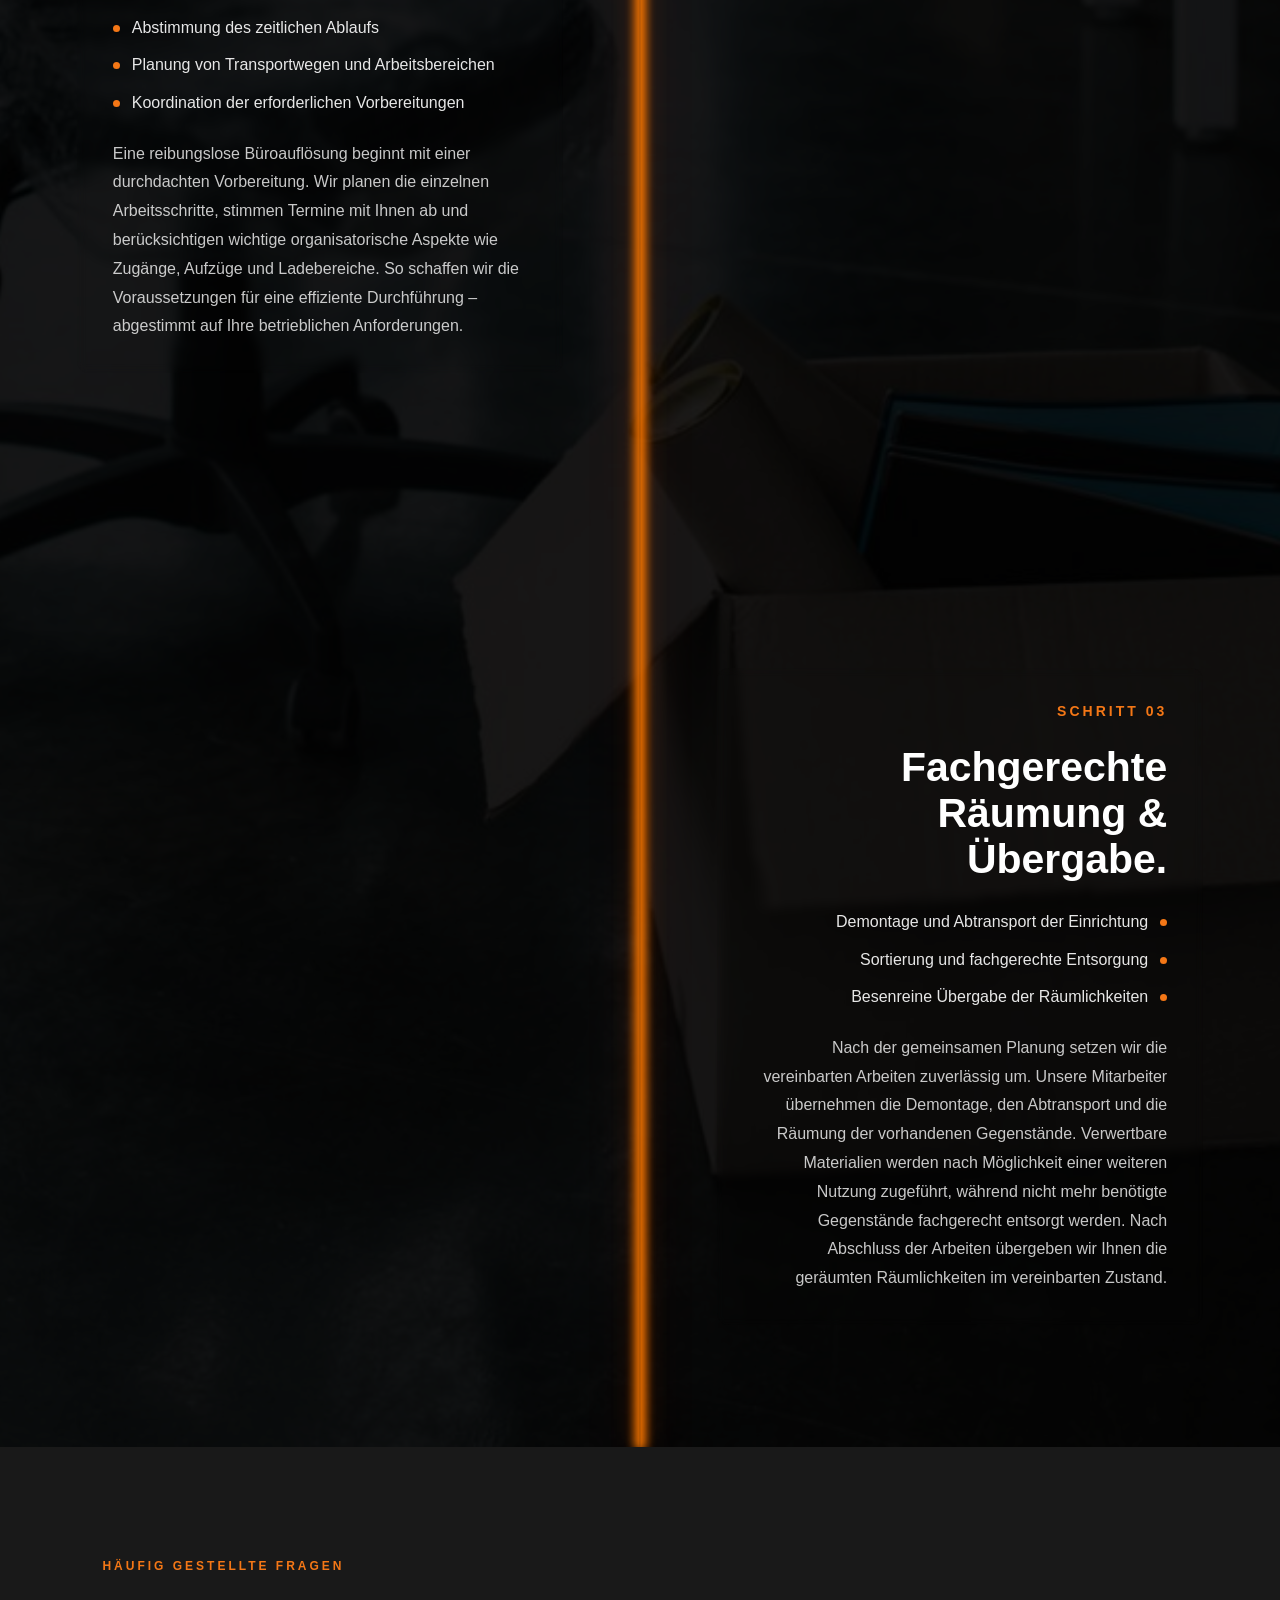
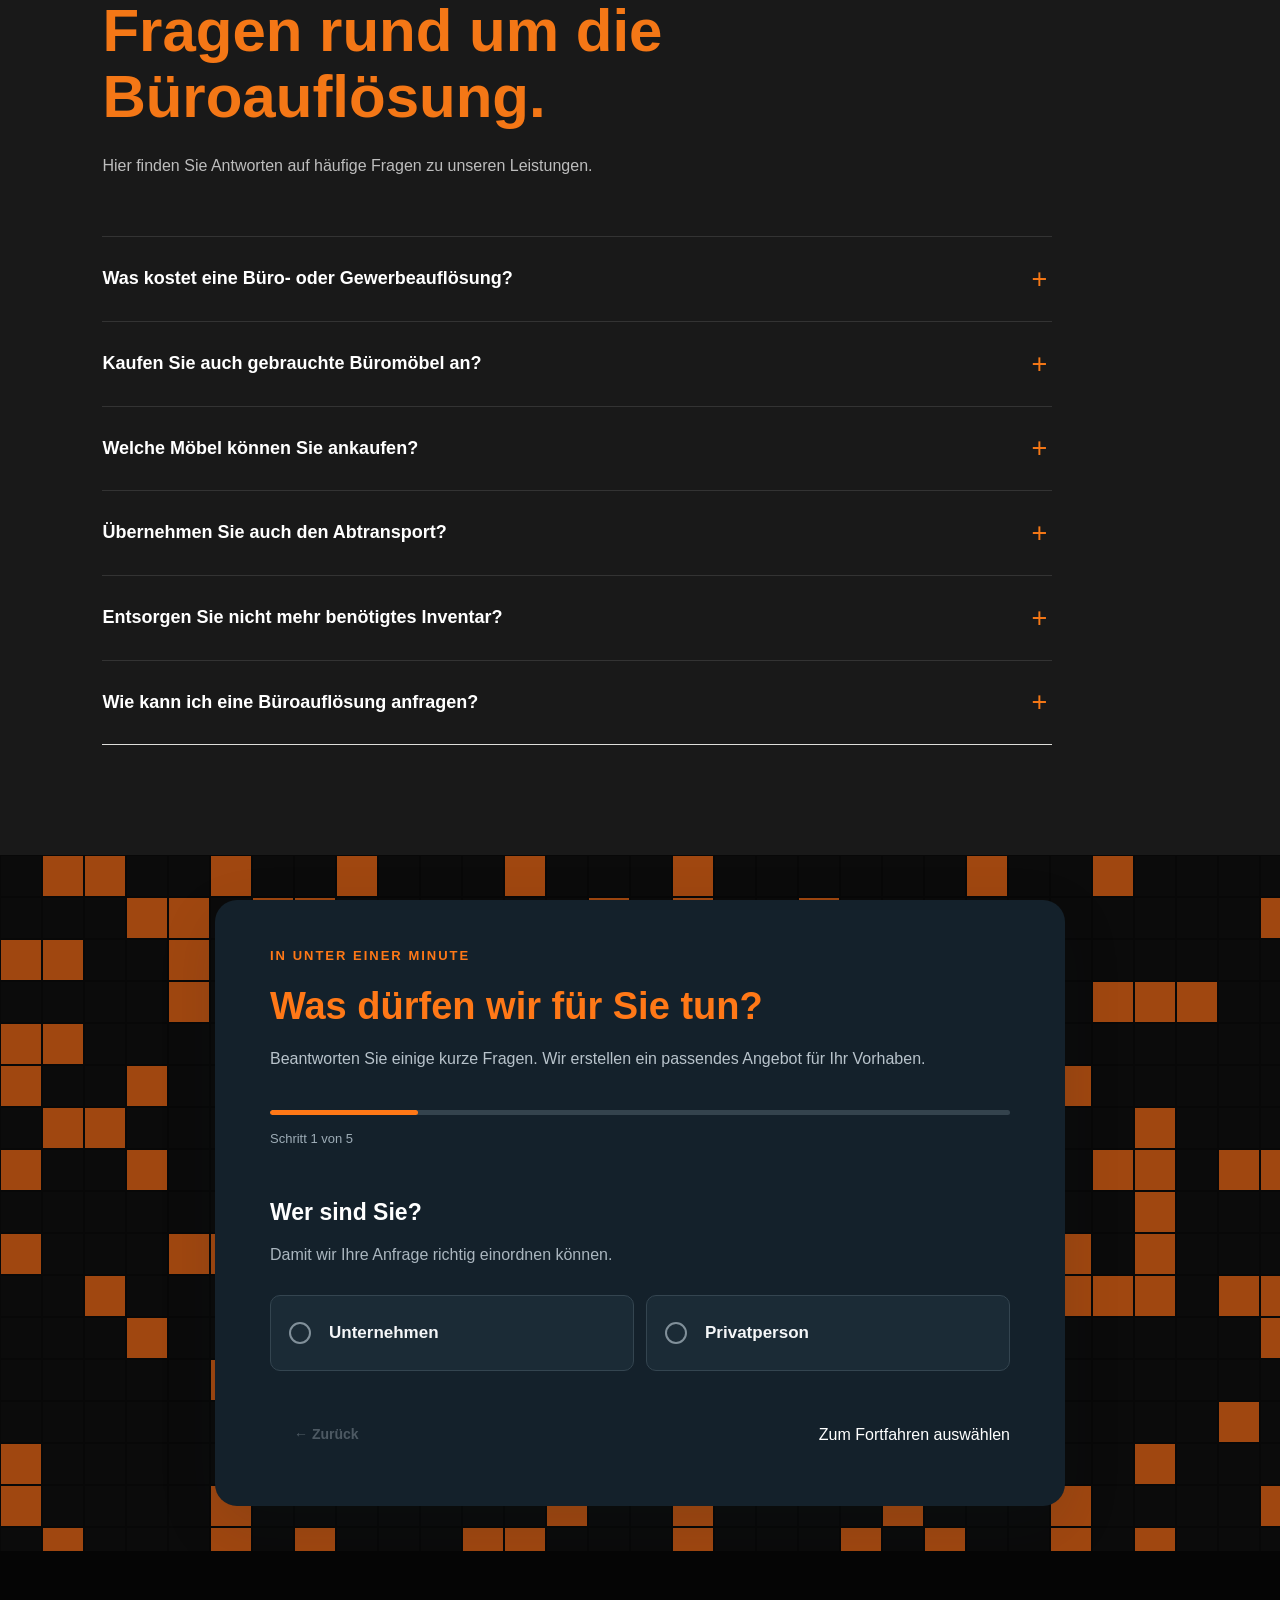
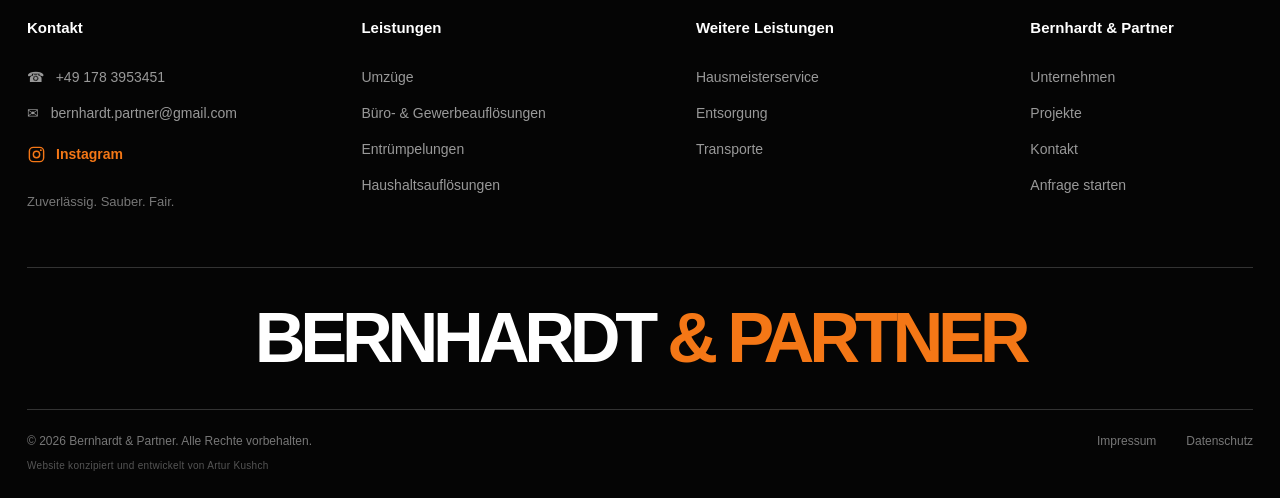
<file: bueroaufloesungen.html>
<!DOCTYPE html>
<html lang="de">
<head>
    <meta charset="UTF-8">
    <meta name="viewport" content="width=device-width, initial-scale=1.0">
    <meta name="theme-color" content="#ffffff">

    <title>Büro- &amp; Gewerbeauflösung | Bernhardt &amp; Partner</title>
    <meta name="description" content="Büro- und Gewerbeauflösung mit Räumung, Demontage, Abtransport, Entsorgung und Ankauf gebrauchter Büromöbel.">
    <meta name="robots" content="index, follow, max-image-preview:large">
    <meta property="og:type" content="website">
    <meta property="og:locale" content="de_DE">
    <meta property="og:site_name" content="Bernhardt &amp; Partner">
    <meta property="og:title" content="Büro- &amp; Gewerbeauflösung | Bernhardt &amp; Partner">
    <meta property="og:description" content="Vollständige Auflösung gewerblicher Räumlichkeiten mit Demontage, Abtransport und Verwertung.">
    <meta property="og:image" content="images/modern-officeposter.jpg">
    <meta property="og:image:alt" content="Büro- und Gewerbeauflösung">
    <meta name="twitter:card" content="summary_large_image">
    <meta name="twitter:title" content="Büro- &amp; Gewerbeauflösung | Bernhardt &amp; Partner">
    <meta name="twitter:description" content="Räumung, Demontage, Abtransport und Verwertung gewerblicher Einrichtungen.">
    <meta name="twitter:image" content="images/modern-officeposter.jpg">

    <link rel="stylesheet" href="style.css">
</head>

<body>

    <!-- HEADER -->
    <header class="header">

        <a href="index.html#start" class="logo">
            BERNHARDT <span>& PARTNER</span>
        </a>

        <nav class="navigation">
            <details class="nav-dropdown">
                <summary class="nav-dropdown-trigger">Leistungen <span class="dropdown-arrow"></span></summary>
                <div class="mega-menu">
                    <div class="mega-menu-left">
                        <p class="mega-menu-label">UNSERE LEISTUNGEN</p>
                        <a href="umzuge.html" class="mega-menu-item"><span class="mega-menu-number">01</span><div><h3>Umzüge</h3><p>Privat- und Gewerbeumzüge</p></div><span class="mega-menu-arrow">↗</span></a>
                        <a href="bueroaufloesungen.html" class="mega-menu-item"><span class="mega-menu-number">02</span><div><h3>Büro- & Gewerbeauflösungen</h3><p>Räumung und Verwertung</p></div><span class="mega-menu-arrow">↗</span></a>
                        <a href="entruempelungen.html" class="mega-menu-item"><span class="mega-menu-number">03</span><div><h3>Entrümpelungen</h3><p>Wir schaffen Platz</p></div><span class="mega-menu-arrow">↗</span></a>
                        <a href="haushaltsaufloesungen.html" class="mega-menu-item"><span class="mega-menu-number">04</span><div><h3>Haushaltsauflösungen</h3><p>Komplette Haushaltsräumungen</p></div><span class="mega-menu-arrow">↗</span></a>
                        <a href="hausmeisterservice.html" class="mega-menu-item"><span class="mega-menu-number">05</span><div><h3>Hausmeisterservice</h3><p>Pflege und Betreuung</p></div><span class="mega-menu-arrow">↗</span></a>
                        <a href="entsorgung.html" class="mega-menu-item"><span class="mega-menu-number">06</span><div><h3>Entsorgung</h3><p>Fachgerechte Entsorgung</p></div><span class="mega-menu-arrow">↗</span></a>
                        <a href="transporte.html" class="mega-menu-item"><span class="mega-menu-number">07</span><div><h3>Transporte</h3><p>Flexible Transportlösungen</p></div><span class="mega-menu-arrow">↗</span></a>
                    </div>
                    <div class="mega-menu-right">
                        <div class="mega-menu-feature">
                            <p>BERNHARDT & PARTNER</p>
                            <h2>Alles aus einer Hand.<span>Zuverlässig umgesetzt.</span></h2>
                            <a href="index.html#leistungen">Alle Leistungen entdecken ↗</a>
                        </div>
                    </div>
                </div>
            </details>
            <a href="index.html#unternehmen">Unternehmen</a>
            <a href="index.html#projekte">Projekte</a>
            <a href="index.html#kontakt">Kontakt</a>
        </nav>

    </header>

    <!-- CONTENT -->
    
<main>

   <!-- BÜRO- & GEWERBEAUFLÖSUNGEN HERO -->
<section class="service-hero buero-hero">

    <div class="service-hero-background">
    <video autoplay muted loop playsinline preload="metadata"
      poster="images/modern-officeposter.jpg">
       <source src="images/modern-office.mp4" type="video/mp4">
    </video>
</div>

    <div class="service-hero-content">

        <p class="eyebrow">
            BERNHARDT & PARTNER
        </p>

        <h1>
            Büro- & Gewerbeauflösungen.
            <span>Strukturiert. Zuverlässig. Fair.</span>
        </h1>

        <p class="service-hero-description">
            Wir unterstützen Sie bei der Auflösung von Büros
            und Gewerberäumen – von der Räumung und dem
            Abtransport bis zum Ankauf geeigneter Büromöbel.
        </p>

        <a href="#anfrage" class="button">
            Jetzt Auflösung anfragen ↗
        </a>

    </div>

</section>

<!-- UNSERE LEISTUNGEN -->
<section class="moving-services">

    <div class="moving-services-heading">
        <p class="eyebrow">UNSERE LEISTUNGEN</p>

        <h2>
            Wir schaffen Platz.
            <span>Sie gewinnen Möglichkeiten.</span>
        </h2>

        <p>
            Ob Büro, Geschäft oder Gewerbefläche –
            wir kümmern uns um die Räumung, den Abtransport
            und den Ankauf geeigneter gebrauchter Büromöbel.
        </p>
    </div>

    <div class="moving-services-grid">

        <article class="moving-service-card">
           <img src="images/bueroaufloesung.jpg" alt="Büroauflösung">

            <span class="moving-number">01</span>

            <h3>Büroauflösungen</h3>

            <p>
                Wir unterstützen Sie bei der vollständigen
                oder teilweisen Auflösung Ihrer Büroräume
                und kümmern uns um die Räumung des Inventars.
            </p>
        </article>

        <article class="moving-service-card">
           <img src="images/gewerbeaufloesung.jpg" alt="Gewerbeauflösung">

            <span class="moving-number">02</span>

            <h3>Gewerbeauflösungen</h3>

            <p>
                Wir übernehmen die Räumung von gewerblichen
                Räumlichkeiten und unterstützen Sie bei der
                Abwicklung Ihres Vorhabens.
            </p>
        </article>

        <article class="moving-service-card">
          <img src="images/ankauf-bueromoebel.jpg" alt="Ankauf gebrauchter Büromöbel">

            <span class="moving-number">03</span>

            <h3>Ankauf gebrauchter Büromöbel</h3>

            <p>
                Sie möchten Ihre gebrauchten Büromöbel verkaufen?
                Wir interessieren uns für geeignete Möbel,
                Bürostühle, Schreibtische und weitere Ausstattung.
            </p>
        </article>

        <article class="moving-service-card">
          <img src="images/abtransport.jpg" alt="Abtransport und Entsorgung">

            <span class="moving-number">04</span>

            <h3>Abtransport & Entsorgung</h3>

            <p>
                Wir kümmern uns um den Abtransport des Inventars
                und die fachgerechte Entsorgung nicht mehr
                benötigter Gegenstände.
            </p>
        </article>

    </div>

</section>
<!-- FAQ -->
<!-- BÜROMÖBEL ANKAUF -->
<section class="furniture-buyback">

    <div class="furniture-buyback-content">

        <p class="eyebrow">ANKAUF GEBRAUCHTER BÜROMÖBEL</p>

        <h2>
            Wir kaufen Ihre
            <span>Büromöbel an.</span>
        </h2>

        <p>
            Sie planen eine Büroauflösung oder möchten
            Ihre gebrauchte Büroeinrichtung verkaufen?
            Wir interessieren uns für geeignete Büromöbel
            und gewerbliche Einrichtung.
        </p>

        <p>
            Dazu gehören unter anderem Schreibtische,
            Bürostühle, Aktenschränke, Regale und weitere
            Büroausstattung.
        </p>

        <a href="#ankauf-anfrage" class="button">
            Möbel zum Ankauf anbieten ↗
        </a>

    </div>

    <div class="furniture-buyback-image">
    <img src="images/ankauf-bueromoebel-gross.jpg"
         alt="Büroeinrichtung und Ankauf gebrauchter Büromöbel">
</div>

</section>

<!-- INTERAKTIVER ABLAUF -->
<section class="kushch-process" id="ablauf">

    <!-- GEMEINSAMER HINTERGRUND -->
    <div class="kushch-process-background">
        <img
            src="images/bueroablauf-hintergrund.jpg"
            alt="Modernes Büro während einer geplanten Büroauflösung"
        >
    </div>

    <div class="kushch-process-overlay"></div>

    <!-- ÜBERSCHRIFT -->
    <div class="kushch-process-heading">

        <p class="eyebrow">UNSER ABLAUF</p>

        <h2>
            Ihre Büroauflösung.
            <span>In drei klaren Schritten.</span>
        </h2>

        <p>
            Eine Büroauflösung erfordert eine gute Organisation,
            zuverlässige Abläufe und einen erfahrenen Ansprechpartner.
            Wir begleiten Sie von der ersten Besichtigung bis zur
            vollständigen Räumung Ihrer Räumlichkeiten.
        </p>

    </div>

    <div class="kushch-process-timeline">
        

        <div class="kushch-process-overlay"></div>

        <!-- ZENTRALE LINIE -->
        <div class="kushch-line">
            <div class="kushch-line-progress"></div>
            <div class="kushch-line-dot"></div>
        </div>

        <!-- SCHRITT 01 -->
        <article class="kushch-process-step right">

            <div class="kushch-step-content">

                <span>SCHRITT 01</span>

                <h3>Besichtigung & individuelles Angebot.</h3>

                <ul>
                    <li>Persönliche Besichtigung Ihrer Räumlichkeiten</li>
                    <li>Erfassung von Möbeln, Geräten und Inventar</li>
                    <li>Individuelle Planung und transparentes Angebot</li>
                </ul>

                <p>
                    Zunächst verschaffen wir uns einen Überblick über
                    Ihre Räumlichkeiten und den Umfang der anstehenden
                    Arbeiten. Wir erfassen die vorhandene Büroausstattung,
                    besprechen Ihre Anforderungen und berücksichtigen
                    die örtlichen Gegebenheiten. Auf dieser Grundlage
                    erstellen wir ein individuelles Angebot und stimmen
                    die nächsten Schritte mit Ihnen ab.
                </p>

            
            </div>

        </article>

        <!-- SCHRITT 02 -->
        <article class="kushch-process-step left">

            <div class="kushch-step-content">

                <span>SCHRITT 02</span>

                <h3>Organisation & Vorbereitung.</h3>

                <ul>
                    <li>Abstimmung des zeitlichen Ablaufs</li>
                    <li>Planung von Transportwegen und Arbeitsbereichen</li>
                    <li>Koordination der erforderlichen Vorbereitungen</li>
                </ul>

                <p>
                    Eine reibungslose Büroauflösung beginnt mit einer
                    durchdachten Vorbereitung. Wir planen die einzelnen
                    Arbeitsschritte, stimmen Termine mit Ihnen ab und
                    berücksichtigen wichtige organisatorische Aspekte
                    wie Zugänge, Aufzüge und Ladebereiche. So schaffen
                    wir die Voraussetzungen für eine effiziente
                    Durchführung – abgestimmt auf Ihre betrieblichen
                    Anforderungen.
                </p>

            </div>

        </article>

        <!-- SCHRITT 03 -->
        <article class="kushch-process-step right">

            <div class="kushch-step-content">

                <span>SCHRITT 03</span>

                <h3>Fachgerechte Räumung & Übergabe.</h3>

                <ul>
                    <li>Demontage und Abtransport der Einrichtung</li>
                    <li>Sortierung und fachgerechte Entsorgung</li>
                    <li>Besenreine Übergabe der Räumlichkeiten</li>
                </ul>

                <p>
                    Nach der gemeinsamen Planung setzen wir die
                    vereinbarten Arbeiten zuverlässig um. Unsere
                    Mitarbeiter übernehmen die Demontage, den
                    Abtransport und die Räumung der vorhandenen
                    Gegenstände. Verwertbare Materialien werden
                    nach Möglichkeit einer weiteren Nutzung zugeführt,
                    während nicht mehr benötigte Gegenstände
                    fachgerecht entsorgt werden. Nach Abschluss
                    der Arbeiten übergeben wir Ihnen die geräumten
                    Räumlichkeiten im vereinbarten Zustand.
                </p>

            </div>

        </article>

    </div>

</section>

<!-- FAQ -->
<section class="faq-section">

    <div class="faq-heading">
        <p class="eyebrow">HÄUFIG GESTELLTE FRAGEN</p>

        <h2>
            Fragen rund um die
            <span>Büroauflösung.</span>
        </h2>

        <p>
            Hier finden Sie Antworten auf häufige Fragen
            zu unseren Leistungen.
        </p>
    </div>

    <div class="faq-list">

        <details class="faq-item">
            <summary>Was kostet eine Büro- oder Gewerbeauflösung?</summary>
            <p>
                Die Kosten hängen von der Größe der Räumlichkeiten,
                dem Umfang des Inventars und den gewünschten Leistungen ab.
                Kontaktieren Sie uns für eine individuelle Anfrage.
            </p>
        </details>

        <details class="faq-item">
            <summary>Kaufen Sie auch gebrauchte Büromöbel an?</summary>
            <p>
                Ja. Wir interessieren uns für geeignete gebrauchte
                Büromöbel, beispielsweise Schreibtische, Bürostühle,
                Aktenschränke und Regale.
            </p>
        </details>

        <details class="faq-item">
            <summary>Welche Möbel können Sie ankaufen?</summary>
            <p>
                Das hängt vom Zustand, der Art und der Menge der Möbel ab.
                Senden Sie uns gerne Informationen und Fotos Ihrer
                Büroeinrichtung.
            </p>
        </details>

        <details class="faq-item">
            <summary>Übernehmen Sie auch den Abtransport?</summary>
            <p>
                Ja. Im Rahmen einer vereinbarten Auflösung kümmern
                wir uns um den Abtransport der entsprechenden Möbel
                und Gegenstände.
            </p>
        </details>

        <details class="faq-item">
            <summary>Entsorgen Sie nicht mehr benötigtes Inventar?</summary>
            <p>
                Ja. Nicht mehr benötigte Gegenstände können im Rahmen
                des vereinbarten Auftrags fachgerecht entsorgt werden.
            </p>
        </details>

        <details class="faq-item">
            <summary>Wie kann ich eine Büroauflösung anfragen?</summary>
            <p>
                Kontaktieren Sie uns telefonisch oder über unser
                Anfrageformular. Beschreiben Sie Ihr Vorhaben
                und teilen Sie uns gerne den Umfang der Räumlichkeiten mit.
            </p>
        </details>

    </div>

</section>
<!-- MULTI STEP REQUEST FORM -->
<section class="request" id="anfrage">

    <div class="request-wizard">

        <div class="wizard-header">
            <p class="eyebrow">In unter einer Minute</p>

            <h2>
                Was dürfen wir
                <span>für Sie tun?</span>
            </h2>

            <p class="wizard-description">
                Beantworten Sie einige kurze Fragen.
                Wir erstellen ein passendes Angebot für Ihr Vorhaben.
            </p>
        </div>

        <div class="wizard-progress">
            <div class="progress-track">
                <div class="progress-fill" id="progressFill"></div>
            </div>
            <p id="stepCounter">Schritt 1 von 5</p>
        </div>

        <form id="projectForm">

            <!-- STEP 1 -->
            <div class="wizard-step active" data-step="1">
                <h3>Wer sind Sie?</h3>
                <p class="step-description">Damit wir Ihre Anfrage richtig einordnen können.</p>

                <div class="wizard-options two-columns">
                    <button type="button" class="wizard-option" data-value="Unternehmen">
                        <span class="option-indicator"></span>
                        <span>Unternehmen</span>
                    </button>

                    <button type="button" class="wizard-option" data-value="Privatperson">
                        <span class="option-indicator"></span>
                        <span>Privatperson</span>
                    </button>
                </div>
            </div>

            <!-- STEP 2 -->
            <div class="wizard-step" data-step="2">
                <h3>Wobei dürfen wir Sie unterstützen?</h3>
                <p class="step-description">Wählen Sie die passende Leistung aus.</p>

                <div class="wizard-options two-columns">
                    <button type="button" class="wizard-option" data-value="Umzüge">
                        <span class="option-indicator"></span>
                        <span>Umzüge</span>
                    </button>

                    <button type="button" class="wizard-option" data-value="Büro- & Gewerbeauflösungen">
                        <span class="option-indicator"></span>
                        <span>Büro- & Gewerbeauflösungen</span>
                    </button>

                    <button type="button" class="wizard-option" data-value="Entrümpelungen">
                        <span class="option-indicator"></span>
                        <span>Entrümpelungen</span>
                    </button>

                    <button type="button" class="wizard-option" data-value="Haushaltsauflösungen">
                        <span class="option-indicator"></span>
                        <span>Haushaltsauflösungen</span>
                    </button>

                    <button type="button" class="wizard-option" data-value="Hausmeisterservice">
                        <span class="option-indicator"></span>
                        <span>Hausmeisterservice</span>
                    </button>

                    <button type="button" class="wizard-option" data-value="Entsorgung">
                        <span class="option-indicator"></span>
                        <span>Entsorgung</span>
                    </button>

                    <button type="button" class="wizard-option" data-value="Transporte & Kleintransporte">
                        <span class="option-indicator"></span>
                        <span>Transporte & Kleintransporte</span>
                    </button>

                    <button type="button" class="wizard-option" data-value="Sonstiges">
                        <span class="option-indicator"></span>
                        <span>Sonstiges</span>
                    </button>
                </div>
            </div>

            <!-- STEP 3 -->
            <div class="wizard-step" data-step="3">
                <h3>Wie umfangreich ist Ihr Vorhaben?</h3>
                <p class="step-description">Geben Sie uns eine ungefähre Einschätzung.</p>

                <div class="wizard-options two-columns">
                    <button type="button" class="wizard-option" data-value="Kleines Vorhaben">
                        <span class="option-indicator"></span>
                        <span>Kleines Vorhaben</span>
                    </button>

                    <button type="button" class="wizard-option" data-value="Mittleres Vorhaben">
                        <span class="option-indicator"></span>
                        <span>Mittleres Vorhaben</span>
                    </button>

                    <button type="button" class="wizard-option" data-value="Großes Vorhaben">
                        <span class="option-indicator"></span>
                        <span>Großes Vorhaben</span>
                    </button>

                    <button type="button" class="wizard-option" data-value="Noch nicht sicher">
                        <span class="option-indicator"></span>
                        <span>Noch nicht sicher</span>
                    </button>
                </div>
            </div>

            <!-- STEP 4 -->
            <div class="wizard-step" data-step="4">
                <h3>Wann soll es losgehen?</h3>
                <p class="step-description">Wann möchten Sie Ihr Vorhaben umsetzen?</p>

                <div class="wizard-options two-columns">
                    <button type="button" class="wizard-option" data-value="So schnell wie möglich">
                        <span class="option-indicator"></span>
                        <span>So schnell wie möglich</span>
                    </button>

                    <button type="button" class="wizard-option" data-value="Innerhalb eines Monats">
                        <span class="option-indicator"></span>
                        <span>Innerhalb eines Monats</span>
                    </button>

                    <button type="button" class="wizard-option" data-value="In 1–3 Monaten">
                        <span class="option-indicator"></span>
                        <span>In 1–3 Monaten</span>
                    </button>

                    <button type="button" class="wizard-option" data-value="Noch nicht festgelegt">
                        <span class="option-indicator"></span>
                        <span>Noch nicht festgelegt</span>
                    </button>
                </div>
            </div>

            <!-- STEP 5 -->
            <div class="wizard-step" data-step="5">
                <h3>Wohin dürfen wir uns melden?</h3>
                <p class="step-description">
                    Hinterlassen Sie Ihre Kontaktdaten.
                    Wir melden uns bei Ihnen.
                </p>

                <div class="wizard-contact-grid">
                    <input type="text" name="firstname" placeholder="Vorname *" required>
                    <input type="text" name="lastname" placeholder="Nachname *" required>
                    <input type="text" name="company" placeholder="Unternehmen (optional)">
                    <input type="email" name="email" placeholder="E-Mail *" required>
                    <input type="tel" name="phone" placeholder="Telefon (optional)">
                    <input type="text" name="city" placeholder="Stadt *" required>
                </div>

                <textarea name="message" placeholder="Ihre Nachricht (optional)" rows="4"></textarea>

                <div class="wizard-upload">
                    <label for="projectFile">Datei anhängen (optional)</label>
                    <input type="file" id="projectFile" name="attachment">
                </div>

                <label class="wizard-consent">
                    <input type="checkbox" name="privacy" required>
                    <span>
                        Ich akzeptiere die
                        <a href="#">Datenschutzerklärung</a>
                        und stimme der Verarbeitung meiner Daten
                        zur Bearbeitung meiner Anfrage zu.
                    </span>
                </label>

                <p class="wizard-required">* Pflichtfeld</p>
            </div>

            <!-- NAVIGATION -->
            <div class="wizard-navigation">
                <button type="button" id="prevStep" class="wizard-back" disabled>
                    ← Zurück
                </button>

                <span id="nextStepHint">
                    Zum Fortfahren auswählen
                </span>

                <button type="submit" id="submitForm" class="wizard-next" hidden>
                    Anfrage senden ↗
                </button>
            </div>

        </form>

        <!-- SUCCESS MESSAGE -->
        <div class="wizard-success" id="wizardSuccess" hidden>
            <div class="success-icon">✓</div>

            <h3>Vielen Dank, <span id="successName"></span>!</h3>

            <p>
                Wir haben Ihre Angaben erhalten und melden uns in Kürze
                mit einem passenden Vorschlag bei Ihnen.
            </p>

            <p class="success-contact">
                Bei Fragen erreichen Sie uns direkt:
            </p>

            <div class="success-links">
                <a href="mailto:bernhardt.partner@gmail.com">
                    bernhardt.partner@gmail.com
                </a>

                <a href="tel:+491783953451">
                    +49 178 3953451
                </a>
            </div>
        </div>

    </div>
</section>
</main>

<!-- NEW FOOTER -->
<footer class="footer-new">

    <div class="footer-main">

        <!-- CONTACT -->
        <div class="footer-column footer-contact-new">

            <h3>Kontakt</h3>

            <a href="tel:+491783953451">
                ☎ &nbsp; +49 178 3953451
            </a>

            <a href="mailto:bernhardt.partner@gmail.com">
                ✉ &nbsp; bernhardt.partner@gmail.com
            </a>
<a href="https://www.instagram.com/bernhardundpartner/"
   target="_blank"
   rel="noopener noreferrer"
   class="footer-social">

    <svg viewBox="0 0 24 24" aria-hidden="true">
        <rect x="3" y="3" width="18" height="18" rx="5"
              fill="none" stroke="currentColor" stroke-width="1.8"/>
        <circle cx="12" cy="12" r="4"
                fill="none" stroke="currentColor" stroke-width="1.8"/>
        <circle cx="17.5" cy="6.5" r="1.2" fill="currentColor"/>
    </svg>

    Instagram
</a>
            <p>Zuverlässig. Sauber. Fair.</p>

        </div>

        <!-- SERVICES -->
        <div class="footer-column">

            <h3>Leistungen</h3>

            <a href="umzuge.html">Umzüge</a>
            <a href="bueroaufloesungen.html">Büro- & Gewerbeauflösungen</a>
            <a href="entruempelungen.html">Entrümpelungen</a>
            <a href="haushaltsaufloesungen.html">Haushaltsauflösungen</a>

        </div>

        <!-- MORE SERVICES -->
        <div class="footer-column">

            <h3>Weitere Leistungen</h3>

            <a href="hausmeisterservice.html">Hausmeisterservice</a>
            <a href="entsorgung.html">Entsorgung</a>
            <a href="transporte.html">Transporte</a>

        </div>

        <!-- COMPANY -->
        <div class="footer-column">

            <h3>Bernhardt & Partner</h3>

            <a href="index.html#unternehmen">Unternehmen</a>
            <a href="index.html#projekte">Projekte</a>
            <a href="index.html#kontakt">Kontakt</a>
            <a href="index.html#anfrage">Anfrage starten</a>

        </div>

    </div>

    <!-- HUGE LOGO -->
    <div class="footer-big-logo">
        BERNHARDT <span>& PARTNER</span>
    </div>

    <!-- BOTTOM -->
    <div class="footer-bottom-new">

        <p>© 2026 Bernhardt & Partner. Alle Rechte vorbehalten.</p>

        <div>
            <a href="#">Impressum</a>
            <a href="#">Datenschutz</a>
        </div>

    </div>
<a href="mailto:arthurkushch@gmail.com" class="footer-credit">
    Website konzipiert und entwickelt von Artur Kushch
</a>
</footer>

<script src="script.js"></script>

</body>
</html>
</file>
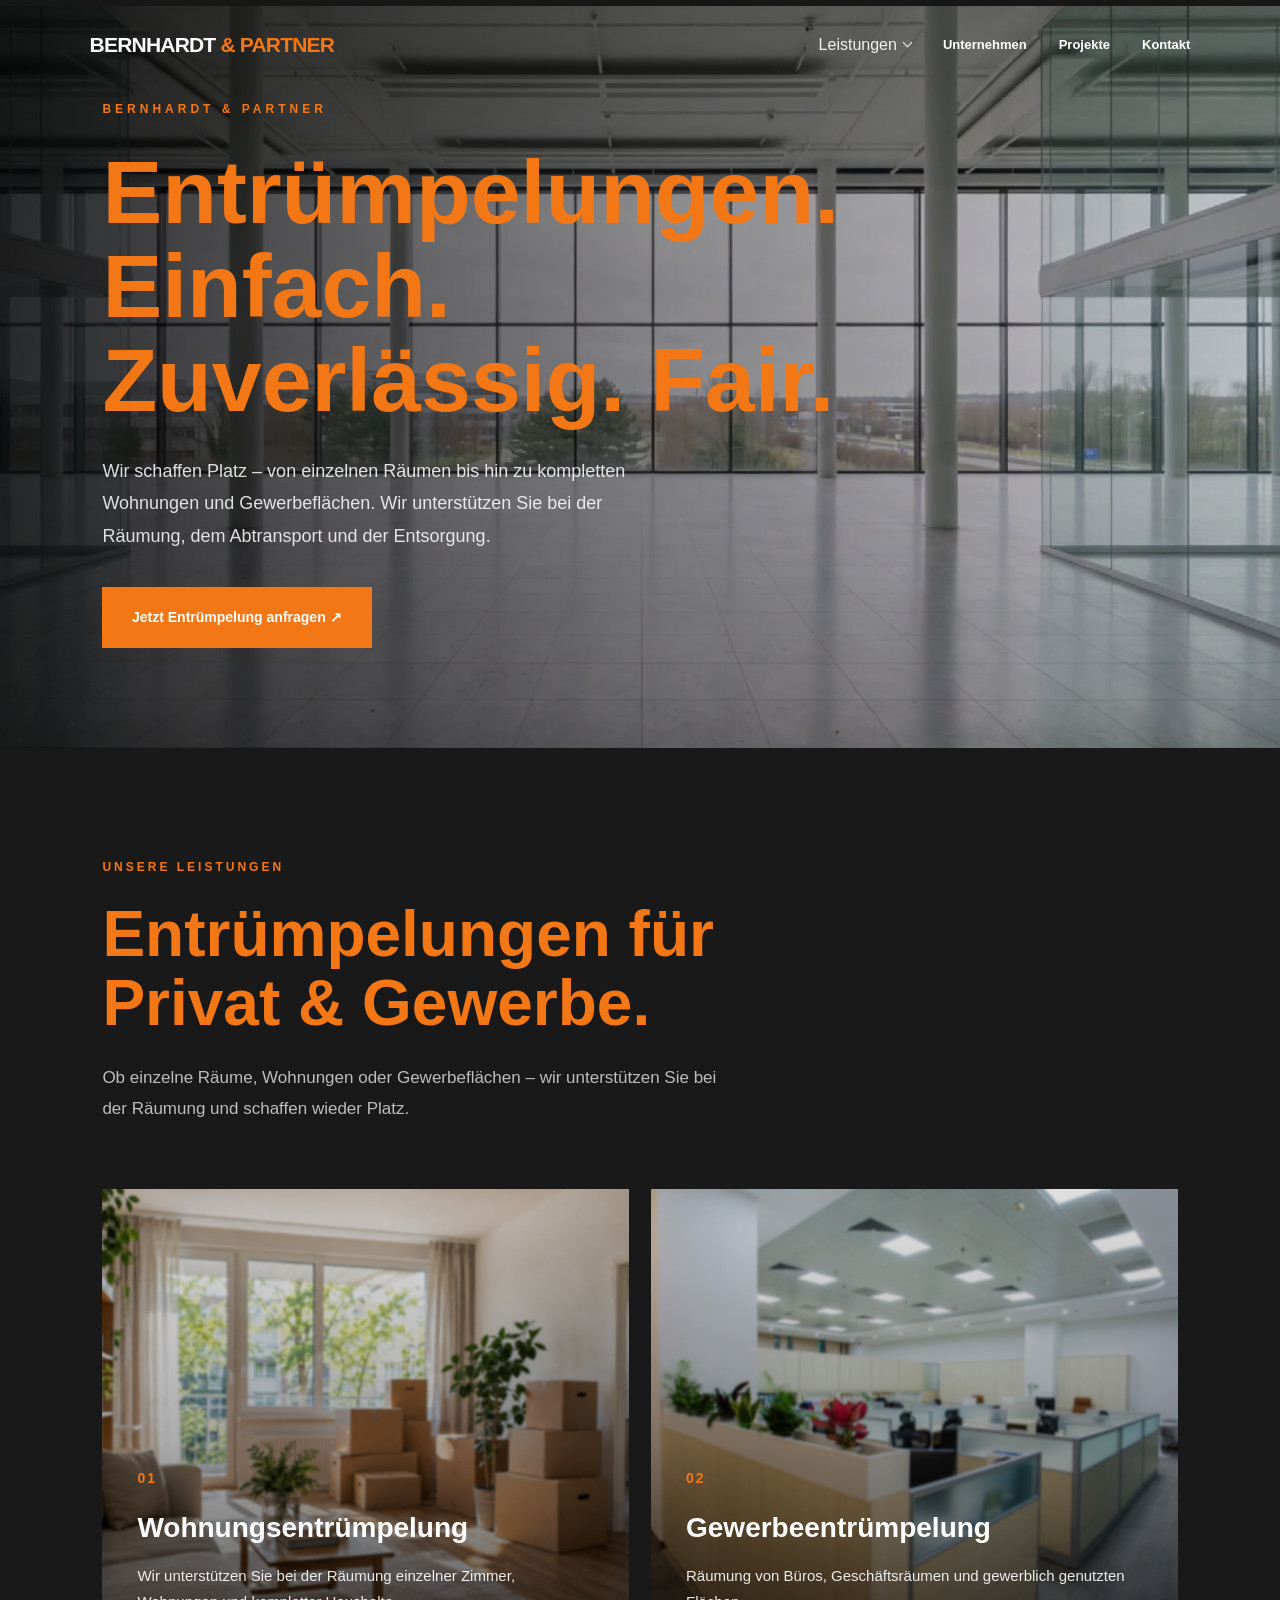
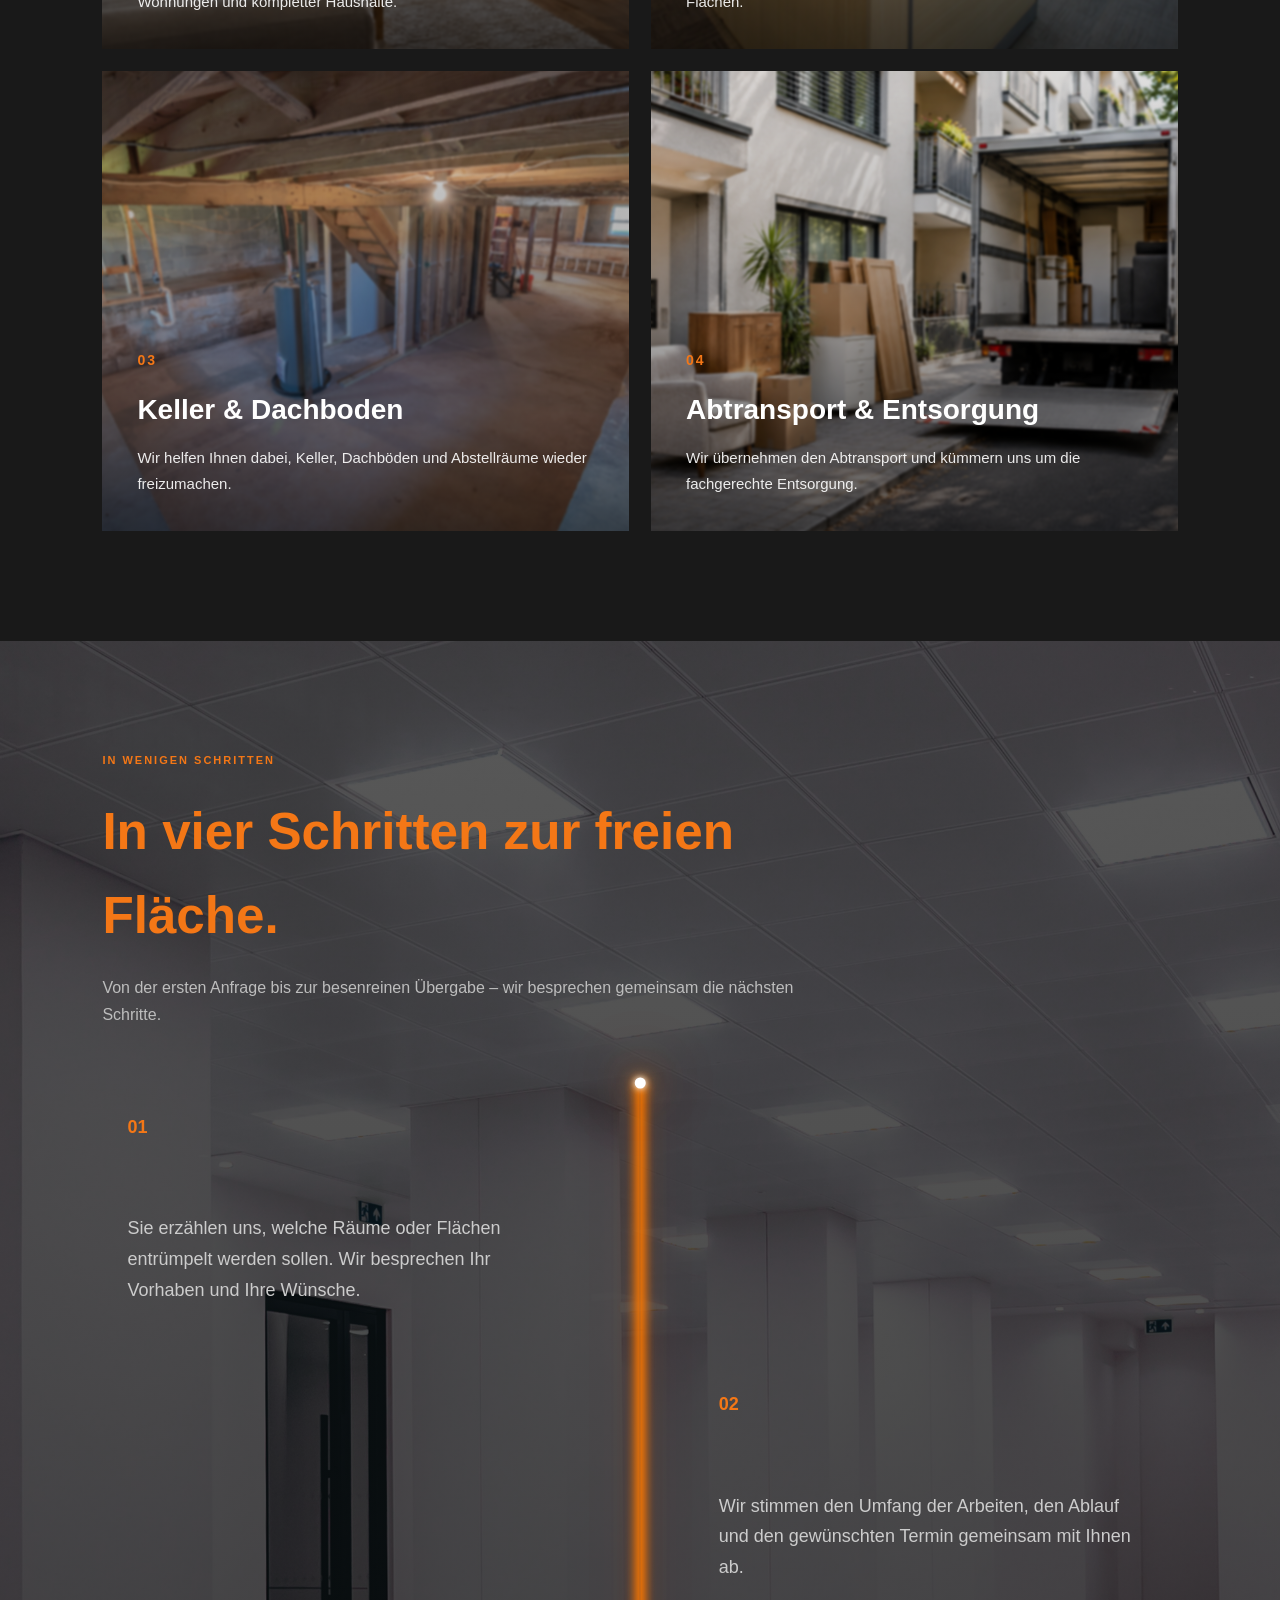
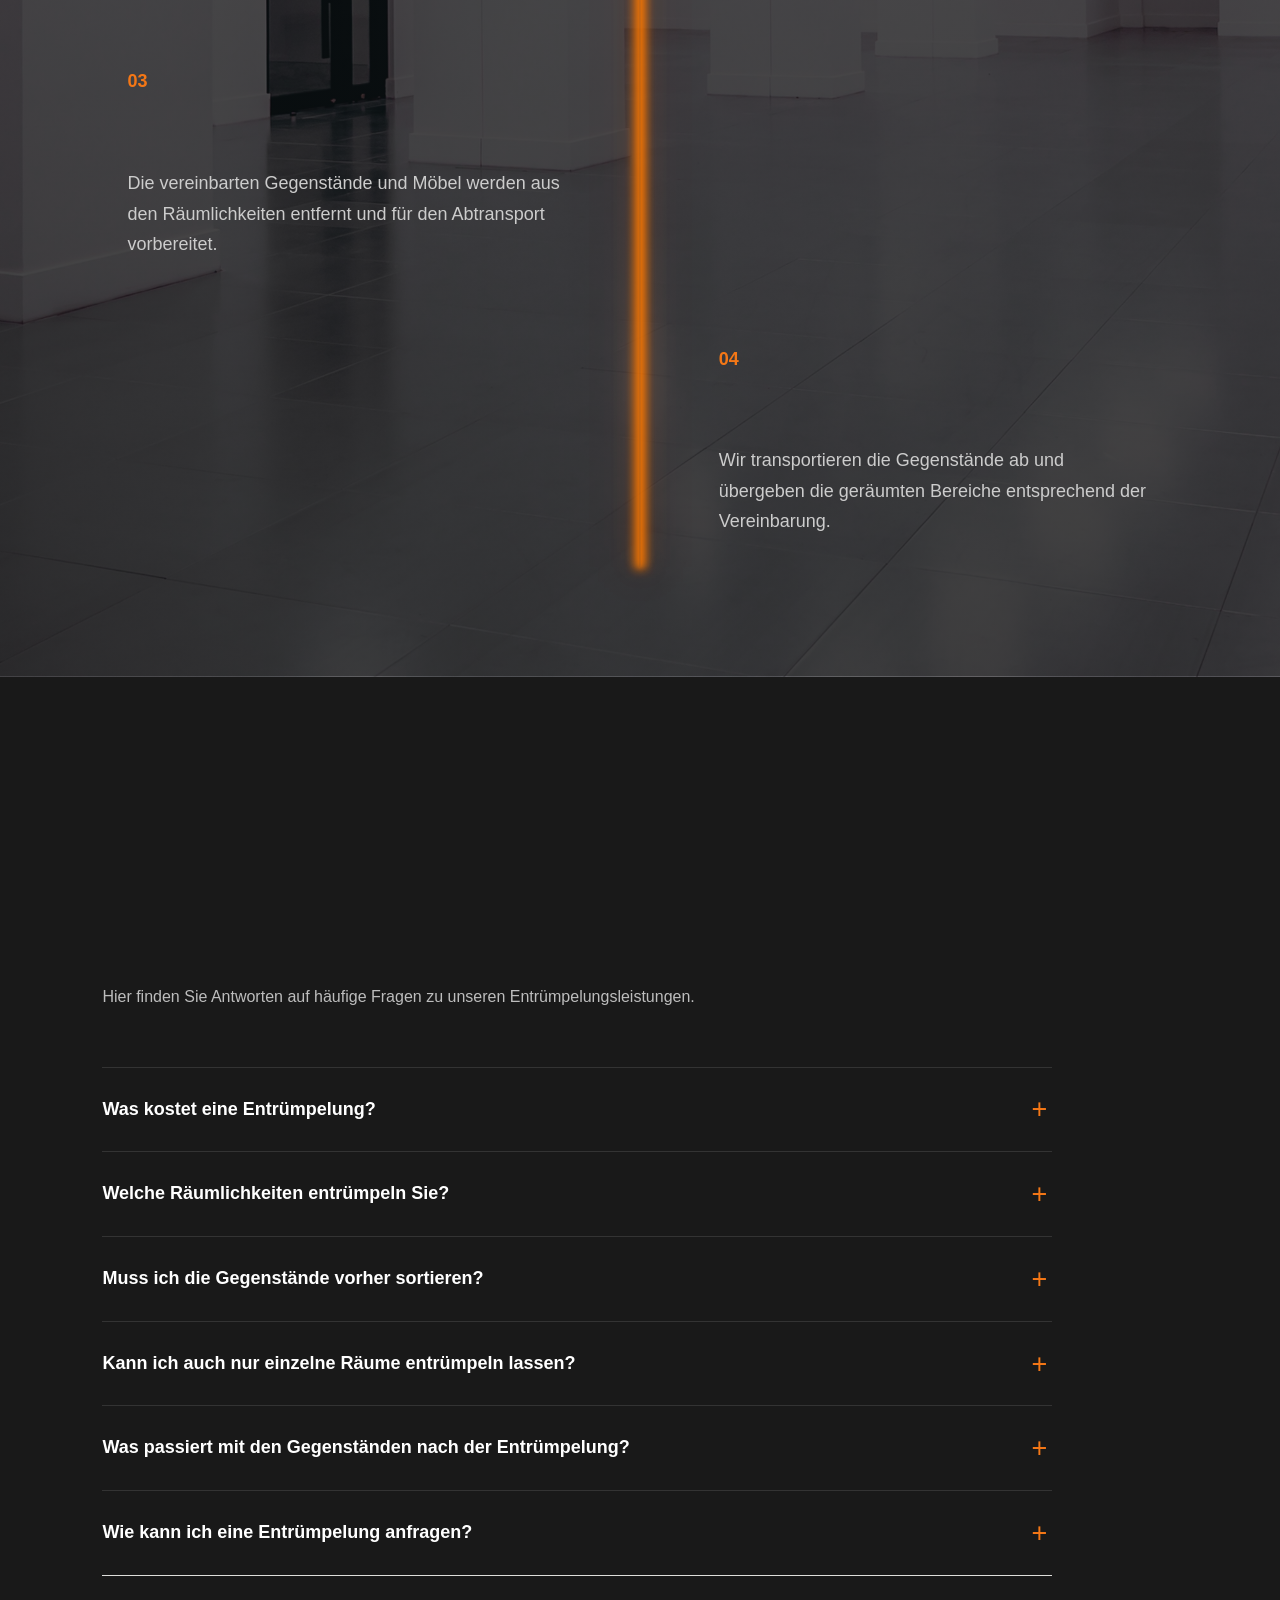
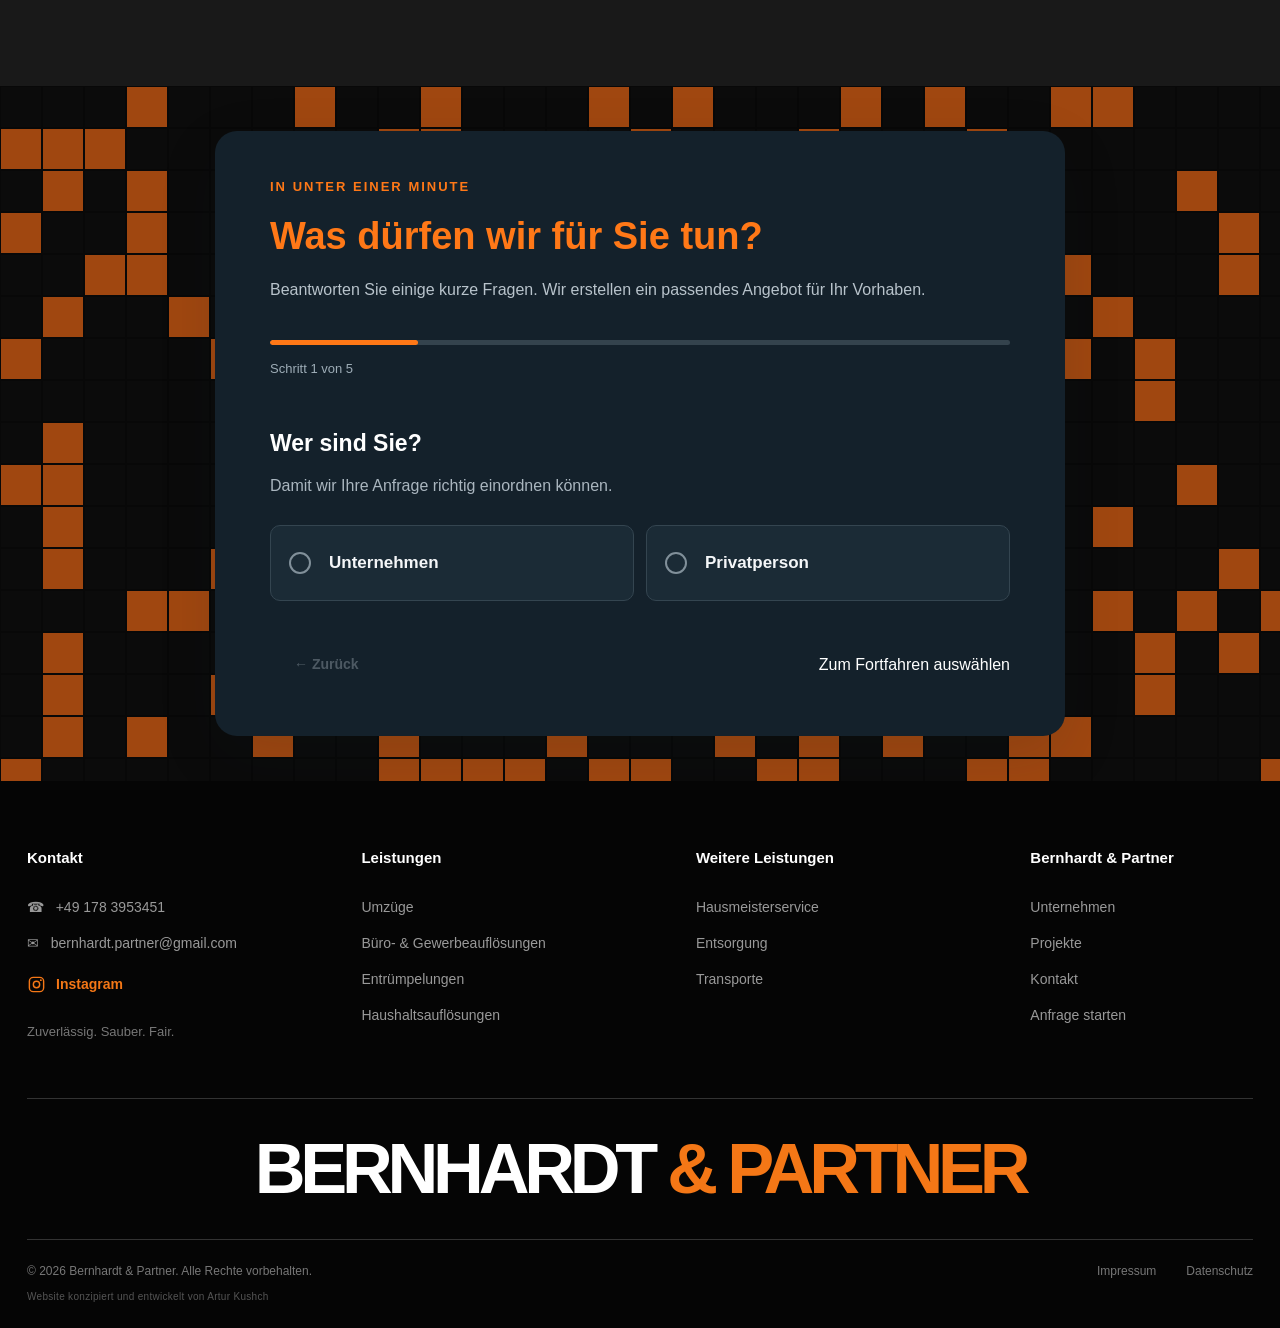
<file: entruempelungen.html>
<!DOCTYPE html>
<html lang="de">
<head>
    <meta charset="UTF-8">
    <meta name="viewport" content="width=device-width, initial-scale=1.0">
    <meta name="theme-color" content="#ffffff">

    <title>Entrümpelung von Wohnungen &amp; Räumen | Bernhardt &amp; Partner</title>
    <meta name="description" content="Professionelle Entrümpelung von Wohnungen, Kellern, Dachböden und Gewerbeflächen mit Abtransport und Entsorgung.">
    <meta name="robots" content="index, follow, max-image-preview:large">
    <meta property="og:type" content="website">
    <meta property="og:locale" content="de_DE">
    <meta property="og:site_name" content="Bernhardt &amp; Partner">
    <meta property="og:title" content="Entrümpelung von Wohnungen &amp; Räumen | Bernhardt &amp; Partner">
    <meta property="og:description" content="Sorgfältige Entrümpelung mit Abtransport und fachgerechter Entsorgung.">
    <meta property="og:image" content="images/entruempelunghero.jpg">
    <meta property="og:image:alt" content="Entrümpelung durch Bernhardt &amp; Partner">
    <meta name="twitter:card" content="summary_large_image">
    <meta name="twitter:title" content="Entrümpelung von Wohnungen &amp; Räumen | Bernhardt &amp; Partner">
    <meta name="twitter:description" content="Sorgfältige Entrümpelung mit Abtransport und fachgerechter Entsorgung.">
    <meta name="twitter:image" content="images/entruempelunghero.jpg">

    <link rel="stylesheet" href="style.css">
</head>

<body>

    <!-- HEADER -->
    <header class="header">

        <a href="index.html#start" class="logo">
            BERNHARDT <span>& PARTNER</span>
        </a>

        <nav class="navigation">
            <details class="nav-dropdown">
                <summary class="nav-dropdown-trigger">Leistungen <span class="dropdown-arrow"></span></summary>
                <div class="mega-menu">
                    <div class="mega-menu-left">
                        <p class="mega-menu-label">UNSERE LEISTUNGEN</p>
                        <a href="umzuge.html" class="mega-menu-item"><span class="mega-menu-number">01</span><div><h3>Umzüge</h3><p>Privat- und Gewerbeumzüge</p></div><span class="mega-menu-arrow">↗</span></a>
                        <a href="bueroaufloesungen.html" class="mega-menu-item"><span class="mega-menu-number">02</span><div><h3>Büro- & Gewerbeauflösungen</h3><p>Räumung und Verwertung</p></div><span class="mega-menu-arrow">↗</span></a>
                        <a href="entruempelungen.html" class="mega-menu-item"><span class="mega-menu-number">03</span><div><h3>Entrümpelungen</h3><p>Wir schaffen Platz</p></div><span class="mega-menu-arrow">↗</span></a>
                        <a href="haushaltsaufloesungen.html" class="mega-menu-item"><span class="mega-menu-number">04</span><div><h3>Haushaltsauflösungen</h3><p>Komplette Haushaltsräumungen</p></div><span class="mega-menu-arrow">↗</span></a>
                        <a href="hausmeisterservice.html" class="mega-menu-item"><span class="mega-menu-number">05</span><div><h3>Hausmeisterservice</h3><p>Pflege und Betreuung</p></div><span class="mega-menu-arrow">↗</span></a>
                        <a href="entsorgung.html" class="mega-menu-item"><span class="mega-menu-number">06</span><div><h3>Entsorgung</h3><p>Fachgerechte Entsorgung</p></div><span class="mega-menu-arrow">↗</span></a>
                        <a href="transporte.html" class="mega-menu-item"><span class="mega-menu-number">07</span><div><h3>Transporte</h3><p>Flexible Transportlösungen</p></div><span class="mega-menu-arrow">↗</span></a>
                    </div>
                    <div class="mega-menu-right">
                        <div class="mega-menu-feature">
                            <p>BERNHARDT & PARTNER</p>
                            <h2>Alles aus einer Hand.<span>Zuverlässig umgesetzt.</span></h2>
                            <a href="index.html#leistungen">Alle Leistungen entdecken ↗</a>
                        </div>
                    </div>
                </div>
            </details>
            <a href="index.html#unternehmen">Unternehmen</a>
            <a href="index.html#projekte">Projekte</a>
            <a href="index.html#kontakt">Kontakt</a>
        </nav>

    </header>

    <!-- CONTENT -->
    
<main>

    <!-- ENTRÜMPELUNGEN HERO -->
<section class="service-hero entruempelungen-hero">

    <div class="service-hero-background">
    <video autoplay muted loop playsinline preload="metadata"
      poster="images/entruempelunghero.jpg">
        <source src="images/entruempelung-hero.mp4" type="video/mp4">
    </video>
</div>

    <div class="service-hero-content">

        <p class="eyebrow">
            BERNHARDT & PARTNER
        </p>

        <h1>
            Entrümpelungen.
            <span>Einfach. Zuverlässig. Fair.</span>
        </h1>

        <p class="service-hero-description">
            Wir schaffen Platz – von einzelnen Räumen bis hin zu
            kompletten Wohnungen und Gewerbeflächen. Wir unterstützen
            Sie bei der Räumung, dem Abtransport und der Entsorgung.
        </p>

        <a href="#anfrage" class="button">
            Jetzt Entrümpelung anfragen ↗
        </a>

    </div>

</section>

<!-- UNSERE ENTRÜMPELUNGSLEISTUNGEN -->
<section class="moving-services">

    <div class="moving-services-heading">
        <p class="eyebrow">UNSERE LEISTUNGEN</p>

        <h2>
            Entrümpelungen für
            <span>Privat & Gewerbe.</span>
        </h2>

        <p>
            Ob einzelne Räume, Wohnungen oder Gewerbeflächen –
            wir unterstützen Sie bei der Räumung und schaffen
            wieder Platz.
        </p>
    </div>

    <div class="moving-services-grid">

        <article class="moving-service-card">
             <img src="images/wohnungsaufloesungen.png" alt="Wohnungsentrümpelung">

            <span class="moving-number">01</span>
            <h3>Wohnungsentrümpelung</h3>
            <p>
                Wir unterstützen Sie bei der Räumung einzelner
                Zimmer, Wohnungen und kompletter Haushalte.
            </p>
        </article>

        <article class="moving-service-card">
         <img src="images/gewerbeentruempelung.jpg" alt="Leere Gewerbefläche">
            <span class="moving-number">02</span>
            <h3>Gewerbeentrümpelung</h3>
            <p>
                Räumung von Büros, Geschäftsräumen und
                gewerblich genutzten Flächen.
            </p>
        </article>

        <article class="moving-service-card">
           <img src="images/keller-dachboden.jpg" alt="Entrümpelter Keller">
            <span class="moving-number">03</span>
            <h3>Keller & Dachboden</h3>
            <p>
                Wir helfen Ihnen dabei, Keller, Dachböden
                und Abstellräume wieder freizumachen.
            </p>
        </article>

        <article class="moving-service-card">
          <img src="images/abtransport-entsorgung.jpg" alt="Abtransport und Entsorgung">
            <span class="moving-number">04</span>
            <h3>Abtransport & Entsorgung</h3>
            <p>
                Wir übernehmen den Abtransport und kümmern
                uns um die fachgerechte Entsorgung.
            </p>
        </article>

    </div>

</section>

<!-- FAQ -->

<!-- ABLAUF -->
<section class="moving-process">

    <div class="moving-process-heading">
        <p class="eyebrow">IN WENIGEN SCHRITTEN</p>

       <h2>
    In vier Schritten zur
    <span>freien Fläche.</span>
</h2>

        <p>
            Von der ersten Anfrage bis zur besenreinen Übergabe –
            wir besprechen gemeinsam die nächsten Schritte.
        </p>
    </div>

    <div class="moving-process-grid">
<div class="kushch-line">
    <div class="kushch-line-progress"></div>
    <div class="kushch-line-dot"></div>
</div>
        <div class="process-card step-01">
            <span>01</span>
            <h3>Anfrage & Beratung</h3>
            <p>
                Sie erzählen uns, welche Räume oder Flächen
                entrümpelt werden sollen. Wir besprechen
                Ihr Vorhaben und Ihre Wünsche.
            </p>
        </div>

        <div class="process-card step-02">
            <span>02</span>
            <h3>Besichtigung & Planung</h3>
            <p>
                Wir stimmen den Umfang der Arbeiten,
                den Ablauf und den gewünschten Termin
                gemeinsam mit Ihnen ab.
            </p>
        </div>

        <div class="process-card step-03">
            <span>03</span>
            <h3>Entrümpelung</h3>
            <p>
                Die vereinbarten Gegenstände und Möbel
                werden aus den Räumlichkeiten entfernt
                und für den Abtransport vorbereitet.
            </p>
        </div>

        <div class="process-card step-04">
            <span>04</span>
            <h3>Abtransport & Übergabe</h3>
            <p>
                Wir transportieren die Gegenstände ab
                und übergeben die geräumten Bereiche
                entsprechend der Vereinbarung.
            </p>
        </div>

    </div>

</section>
<!-- FAQ -->
<section class="faq-section">

    <div class="faq-heading">
        <p class="eyebrow">HÄUFIG GESTELLTE FRAGEN</p>
        <h2>Fragen rund um die <span>Entrümpelung.</span></h2>
        <p>Hier finden Sie Antworten auf häufige Fragen zu unseren Entrümpelungsleistungen.</p>
    </div>

    <div class="faq-list">

        <details class="faq-item">
            <summary>Was kostet eine Entrümpelung?</summary>
            <p>Die Kosten hängen von der Größe der Räumlichkeiten, der Menge der Gegenstände und dem Arbeitsaufwand ab. Kontaktieren Sie uns für eine individuelle Anfrage.</p>
        </details>

        <details class="faq-item">
            <summary>Welche Räumlichkeiten entrümpeln Sie?</summary>
            <p>Wir unterstützen Sie bei der Entrümpelung von Wohnungen, Häusern, Kellern, Dachböden und Gewerberäumen.</p>
        </details>

        <details class="faq-item">
            <summary>Muss ich die Gegenstände vorher sortieren?</summary>
            <p>Nein. Teilen Sie uns einfach mit, was entrümpelt werden soll. Die Einzelheiten besprechen wir gemeinsam vor Beginn der Arbeiten.</p>
        </details>

        <details class="faq-item">
            <summary>Kann ich auch nur einzelne Räume entrümpeln lassen?</summary>
            <p>Ja. Sie können uns auch für einzelne Zimmer, Keller oder andere Teilbereiche kontaktieren.</p>
        </details>

        <details class="faq-item">
            <summary>Was passiert mit den Gegenständen nach der Entrümpelung?</summary>
            <p>Die Gegenstände werden nach vorheriger Absprache abtransportiert und entsprechend den vereinbarten Leistungen entsorgt.</p>
        </details>

        <details class="faq-item">
            <summary>Wie kann ich eine Entrümpelung anfragen?</summary>
            <p>Sie erreichen uns telefonisch oder über unser Anfrageformular. Beschreiben Sie kurz Ihr Vorhaben, damit wir die nächsten Schritte besprechen können.</p>
        </details>

    </div>

</section>
<!-- MULTI STEP REQUEST FORM -->
<section class="request" id="anfrage">

    <div class="request-wizard">

        <div class="wizard-header">
            <p class="eyebrow">In unter einer Minute</p>

            <h2>
                Was dürfen wir
                <span>für Sie tun?</span>
            </h2>

            <p class="wizard-description">
                Beantworten Sie einige kurze Fragen.
                Wir erstellen ein passendes Angebot für Ihr Vorhaben.
            </p>
        </div>

        <div class="wizard-progress">
            <div class="progress-track">
                <div class="progress-fill" id="progressFill"></div>
            </div>
            <p id="stepCounter">Schritt 1 von 5</p>
        </div>

        <form id="projectForm">

            <!-- STEP 1 -->
            <div class="wizard-step active" data-step="1">
                <h3>Wer sind Sie?</h3>
                <p class="step-description">Damit wir Ihre Anfrage richtig einordnen können.</p>

                <div class="wizard-options two-columns">
                    <button type="button" class="wizard-option" data-value="Unternehmen">
                        <span class="option-indicator"></span>
                        <span>Unternehmen</span>
                    </button>

                    <button type="button" class="wizard-option" data-value="Privatperson">
                        <span class="option-indicator"></span>
                        <span>Privatperson</span>
                    </button>
                </div>
            </div>

            <!-- STEP 2 -->
            <div class="wizard-step" data-step="2">
                <h3>Wobei dürfen wir Sie unterstützen?</h3>
                <p class="step-description">Wählen Sie die passende Leistung aus.</p>

                <div class="wizard-options two-columns">
                    <button type="button" class="wizard-option" data-value="Umzüge">
                        <span class="option-indicator"></span>
                        <span>Umzüge</span>
                    </button>

                    <button type="button" class="wizard-option" data-value="Büro- & Gewerbeauflösungen">
                        <span class="option-indicator"></span>
                        <span>Büro- & Gewerbeauflösungen</span>
                    </button>

                    <button type="button" class="wizard-option" data-value="Entrümpelungen">
                        <span class="option-indicator"></span>
                        <span>Entrümpelungen</span>
                    </button>

                    <button type="button" class="wizard-option" data-value="Haushaltsauflösungen">
                        <span class="option-indicator"></span>
                        <span>Haushaltsauflösungen</span>
                    </button>

                    <button type="button" class="wizard-option" data-value="Hausmeisterservice">
                        <span class="option-indicator"></span>
                        <span>Hausmeisterservice</span>
                    </button>

                    <button type="button" class="wizard-option" data-value="Entsorgung">
                        <span class="option-indicator"></span>
                        <span>Entsorgung</span>
                    </button>

                    <button type="button" class="wizard-option" data-value="Transporte & Kleintransporte">
                        <span class="option-indicator"></span>
                        <span>Transporte & Kleintransporte</span>
                    </button>

                    <button type="button" class="wizard-option" data-value="Sonstiges">
                        <span class="option-indicator"></span>
                        <span>Sonstiges</span>
                    </button>
                </div>
            </div>

            <!-- STEP 3 -->
            <div class="wizard-step" data-step="3">
                <h3>Wie umfangreich ist Ihr Vorhaben?</h3>
                <p class="step-description">Geben Sie uns eine ungefähre Einschätzung.</p>

                <div class="wizard-options two-columns">
                    <button type="button" class="wizard-option" data-value="Kleines Vorhaben">
                        <span class="option-indicator"></span>
                        <span>Kleines Vorhaben</span>
                    </button>

                    <button type="button" class="wizard-option" data-value="Mittleres Vorhaben">
                        <span class="option-indicator"></span>
                        <span>Mittleres Vorhaben</span>
                    </button>

                    <button type="button" class="wizard-option" data-value="Großes Vorhaben">
                        <span class="option-indicator"></span>
                        <span>Großes Vorhaben</span>
                    </button>

                    <button type="button" class="wizard-option" data-value="Noch nicht sicher">
                        <span class="option-indicator"></span>
                        <span>Noch nicht sicher</span>
                    </button>
                </div>
            </div>

            <!-- STEP 4 -->
            <div class="wizard-step" data-step="4">
                <h3>Wann soll es losgehen?</h3>
                <p class="step-description">Wann möchten Sie Ihr Vorhaben umsetzen?</p>

                <div class="wizard-options two-columns">
                    <button type="button" class="wizard-option" data-value="So schnell wie möglich">
                        <span class="option-indicator"></span>
                        <span>So schnell wie möglich</span>
                    </button>

                    <button type="button" class="wizard-option" data-value="Innerhalb eines Monats">
                        <span class="option-indicator"></span>
                        <span>Innerhalb eines Monats</span>
                    </button>

                    <button type="button" class="wizard-option" data-value="In 1–3 Monaten">
                        <span class="option-indicator"></span>
                        <span>In 1–3 Monaten</span>
                    </button>

                    <button type="button" class="wizard-option" data-value="Noch nicht festgelegt">
                        <span class="option-indicator"></span>
                        <span>Noch nicht festgelegt</span>
                    </button>
                </div>
            </div>

            <!-- STEP 5 -->
            <div class="wizard-step" data-step="5">
                <h3>Wohin dürfen wir uns melden?</h3>
                <p class="step-description">
                    Hinterlassen Sie Ihre Kontaktdaten.
                    Wir melden uns bei Ihnen.
                </p>

                <div class="wizard-contact-grid">
                    <input type="text" name="firstname" placeholder="Vorname *" required>
                    <input type="text" name="lastname" placeholder="Nachname *" required>
                    <input type="text" name="company" placeholder="Unternehmen (optional)">
                    <input type="email" name="email" placeholder="E-Mail *" required>
                    <input type="tel" name="phone" placeholder="Telefon (optional)">
                    <input type="text" name="city" placeholder="Stadt *" required>
                </div>

                <textarea name="message" placeholder="Ihre Nachricht (optional)" rows="4"></textarea>

                <div class="wizard-upload">
                    <label for="projectFile">Datei anhängen (optional)</label>
                    <input type="file" id="projectFile" name="attachment">
                </div>

                <label class="wizard-consent">
                    <input type="checkbox" name="privacy" required>
                    <span>
                        Ich akzeptiere die
                        <a href="#">Datenschutzerklärung</a>
                        und stimme der Verarbeitung meiner Daten
                        zur Bearbeitung meiner Anfrage zu.
                    </span>
                </label>

                <p class="wizard-required">* Pflichtfeld</p>
            </div>

            <!-- NAVIGATION -->
            <div class="wizard-navigation">
                <button type="button" id="prevStep" class="wizard-back" disabled>
                    ← Zurück
                </button>

                <span id="nextStepHint">
                    Zum Fortfahren auswählen
                </span>

                <button type="submit" id="submitForm" class="wizard-next" hidden>
                    Anfrage senden ↗
                </button>
            </div>

        </form>

        <!-- SUCCESS MESSAGE -->
        <div class="wizard-success" id="wizardSuccess" hidden>
            <div class="success-icon">✓</div>

            <h3>Vielen Dank, <span id="successName"></span>!</h3>

            <p>
                Wir haben Ihre Angaben erhalten und melden uns in Kürze
                mit einem passenden Vorschlag bei Ihnen.
            </p>

            <p class="success-contact">
                Bei Fragen erreichen Sie uns direkt:
            </p>

            <div class="success-links">
                <a href="mailto:bernhardt.partner@gmail.com">
                    bernhardt.partner@gmail.com
                </a>

                <a href="tel:+491783953451">
                    +49 178 3953451
                </a>
            </div>
        </div>

    </div>
</section>
</main>

<!-- NEW FOOTER -->
<footer class="footer-new">

    <div class="footer-main">

        <!-- CONTACT -->
        <div class="footer-column footer-contact-new">

            <h3>Kontakt</h3>

            <a href="tel:+491783953451">
                ☎ &nbsp; +49 178 3953451
            </a>

            <a href="mailto:bernhardt.partner@gmail.com">
                ✉ &nbsp; bernhardt.partner@gmail.com
            </a>
<a href="https://www.instagram.com/bernhardundpartner/"
   target="_blank"
   rel="noopener noreferrer"
   class="footer-social">

    <svg viewBox="0 0 24 24" aria-hidden="true">
        <rect x="3" y="3" width="18" height="18" rx="5"
              fill="none" stroke="currentColor" stroke-width="1.8"/>
        <circle cx="12" cy="12" r="4"
                fill="none" stroke="currentColor" stroke-width="1.8"/>
        <circle cx="17.5" cy="6.5" r="1.2" fill="currentColor"/>
    </svg>

    Instagram
</a>
            <p>Zuverlässig. Sauber. Fair.</p>

        </div>

        <!-- SERVICES -->
        <div class="footer-column">

            <h3>Leistungen</h3>

            <a href="umzuge.html">Umzüge</a>
            <a href="bueroaufloesungen.html">Büro- & Gewerbeauflösungen</a>
            <a href="entruempelungen.html">Entrümpelungen</a>
            <a href="haushaltsaufloesungen.html">Haushaltsauflösungen</a>

        </div>

        <!-- MORE SERVICES -->
        <div class="footer-column">

            <h3>Weitere Leistungen</h3>

            <a href="hausmeisterservice.html">Hausmeisterservice</a>
            <a href="entsorgung.html">Entsorgung</a>
            <a href="transporte.html">Transporte</a>

        </div>

        <!-- COMPANY -->
        <div class="footer-column">

            <h3>Bernhardt & Partner</h3>

            <a href="index.html#unternehmen">Unternehmen</a>
            <a href="index.html#projekte">Projekte</a>
            <a href="index.html#kontakt">Kontakt</a>
            <a href="index.html#anfrage">Anfrage starten</a>

        </div>

    </div>

    <!-- HUGE LOGO -->
    <div class="footer-big-logo">
        BERNHARDT <span>& PARTNER</span>
    </div>

    <!-- BOTTOM -->
    <div class="footer-bottom-new">

        <p>© 2026 Bernhardt & Partner. Alle Rechte vorbehalten.</p>

        <div>
            <a href="#">Impressum</a>
            <a href="#">Datenschutz</a>
        </div>

    </div>
<a href="mailto:arthurkushch@gmail.com" class="footer-credit">
    Website konzipiert und entwickelt von Artur Kushch
</a>
</footer>
<script src="script.js"></script>

</body>
</html>
</file>
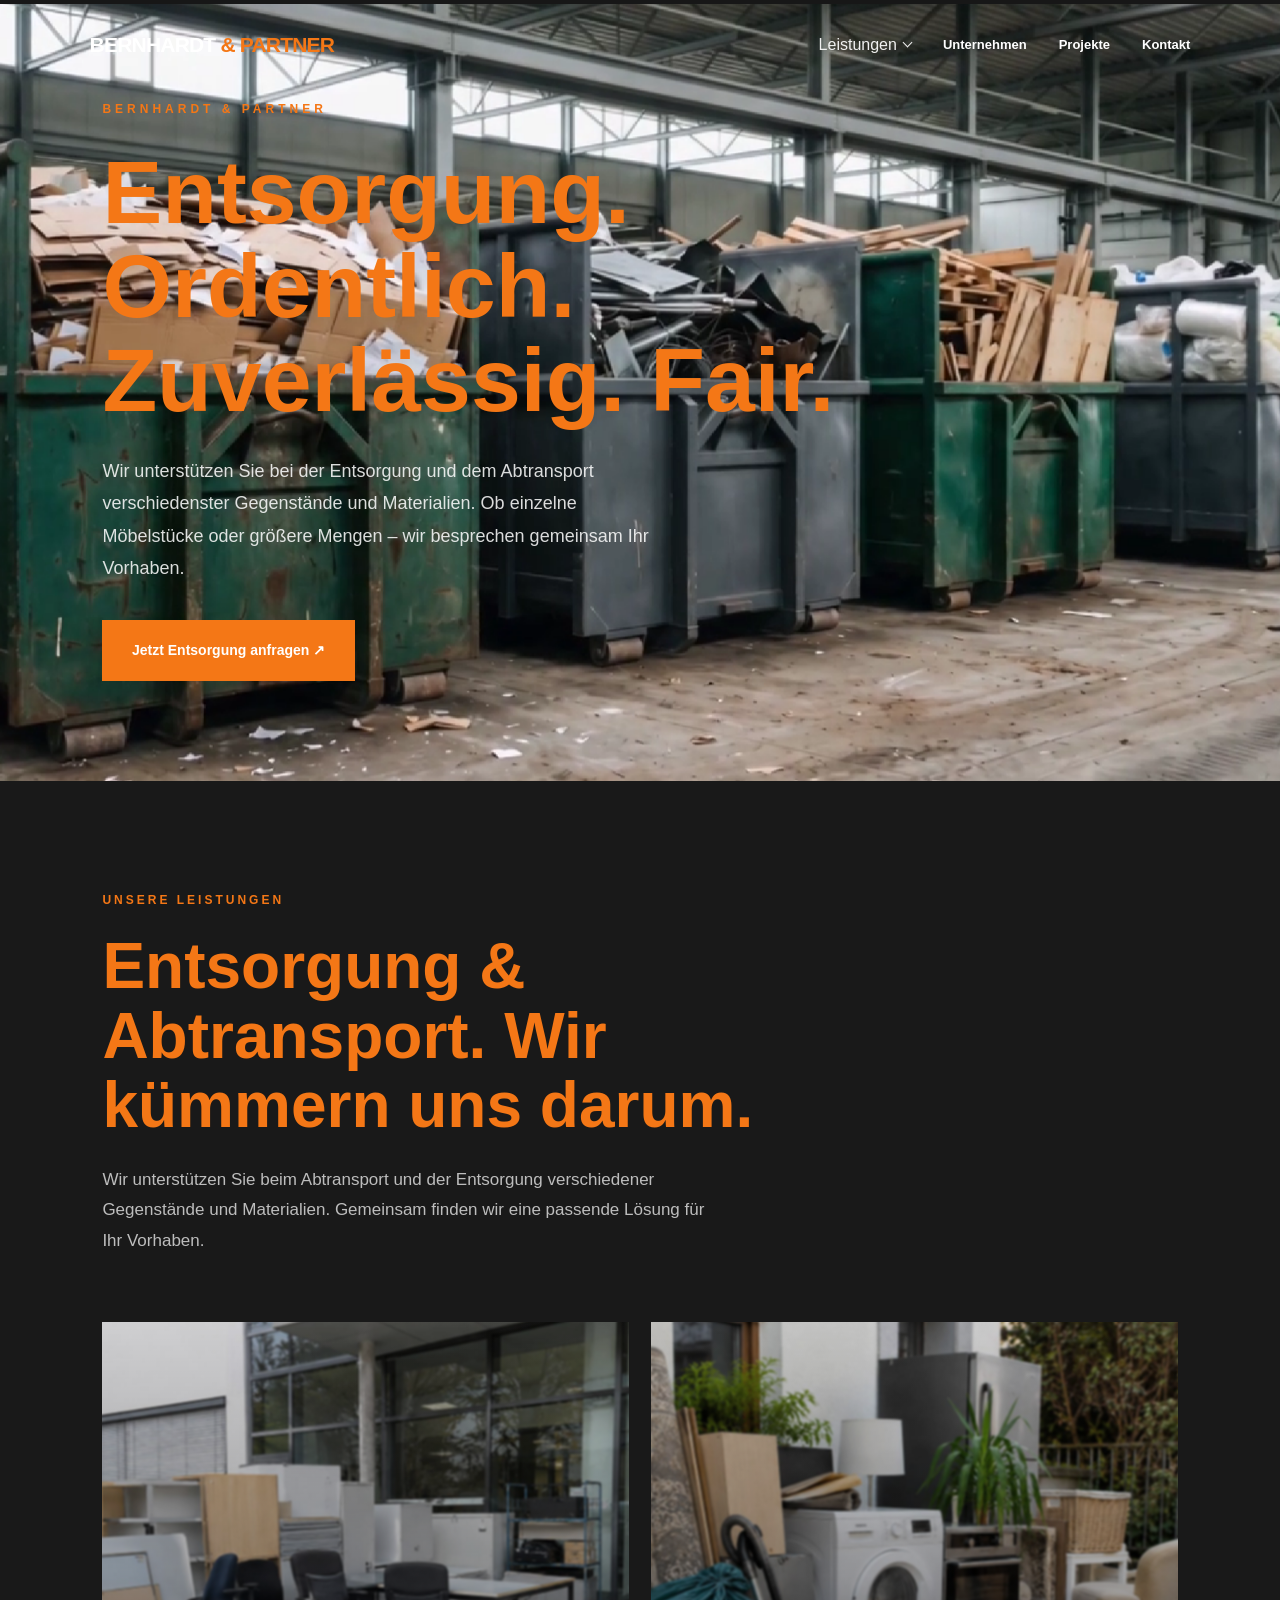
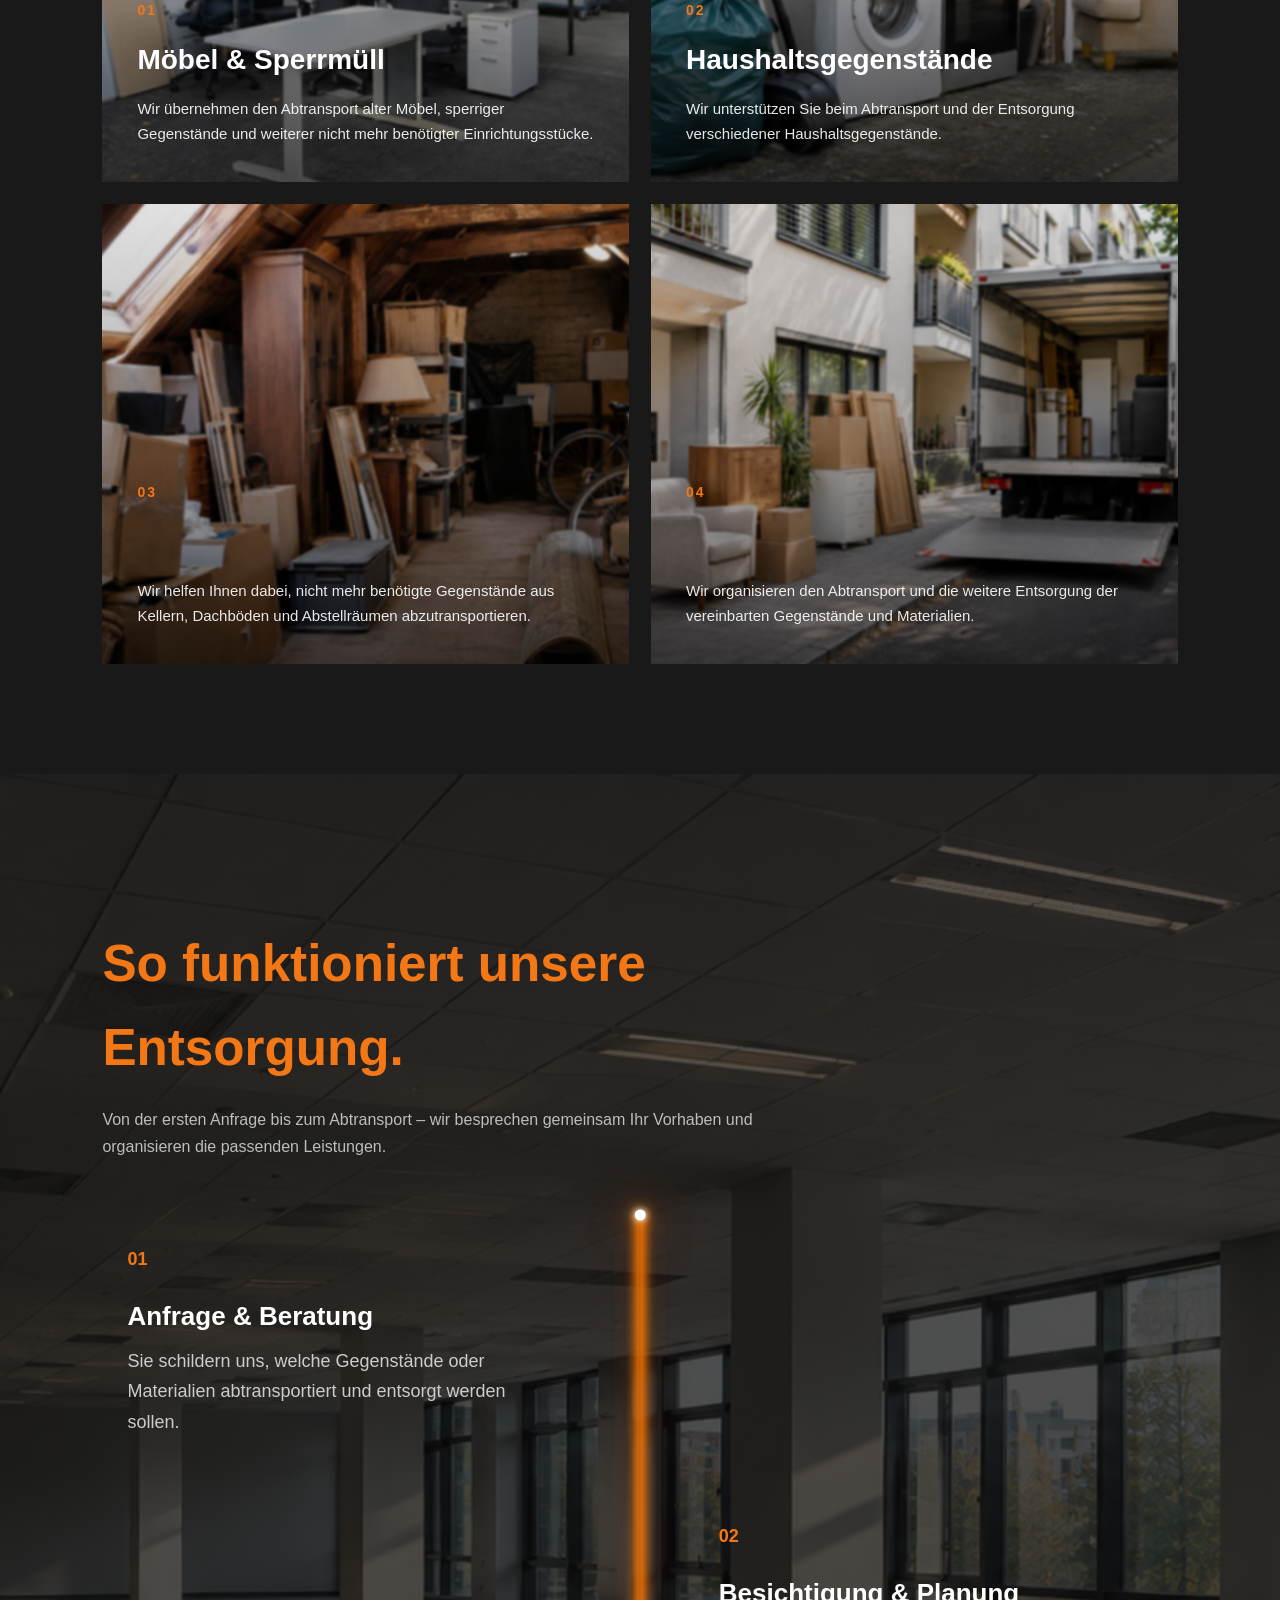
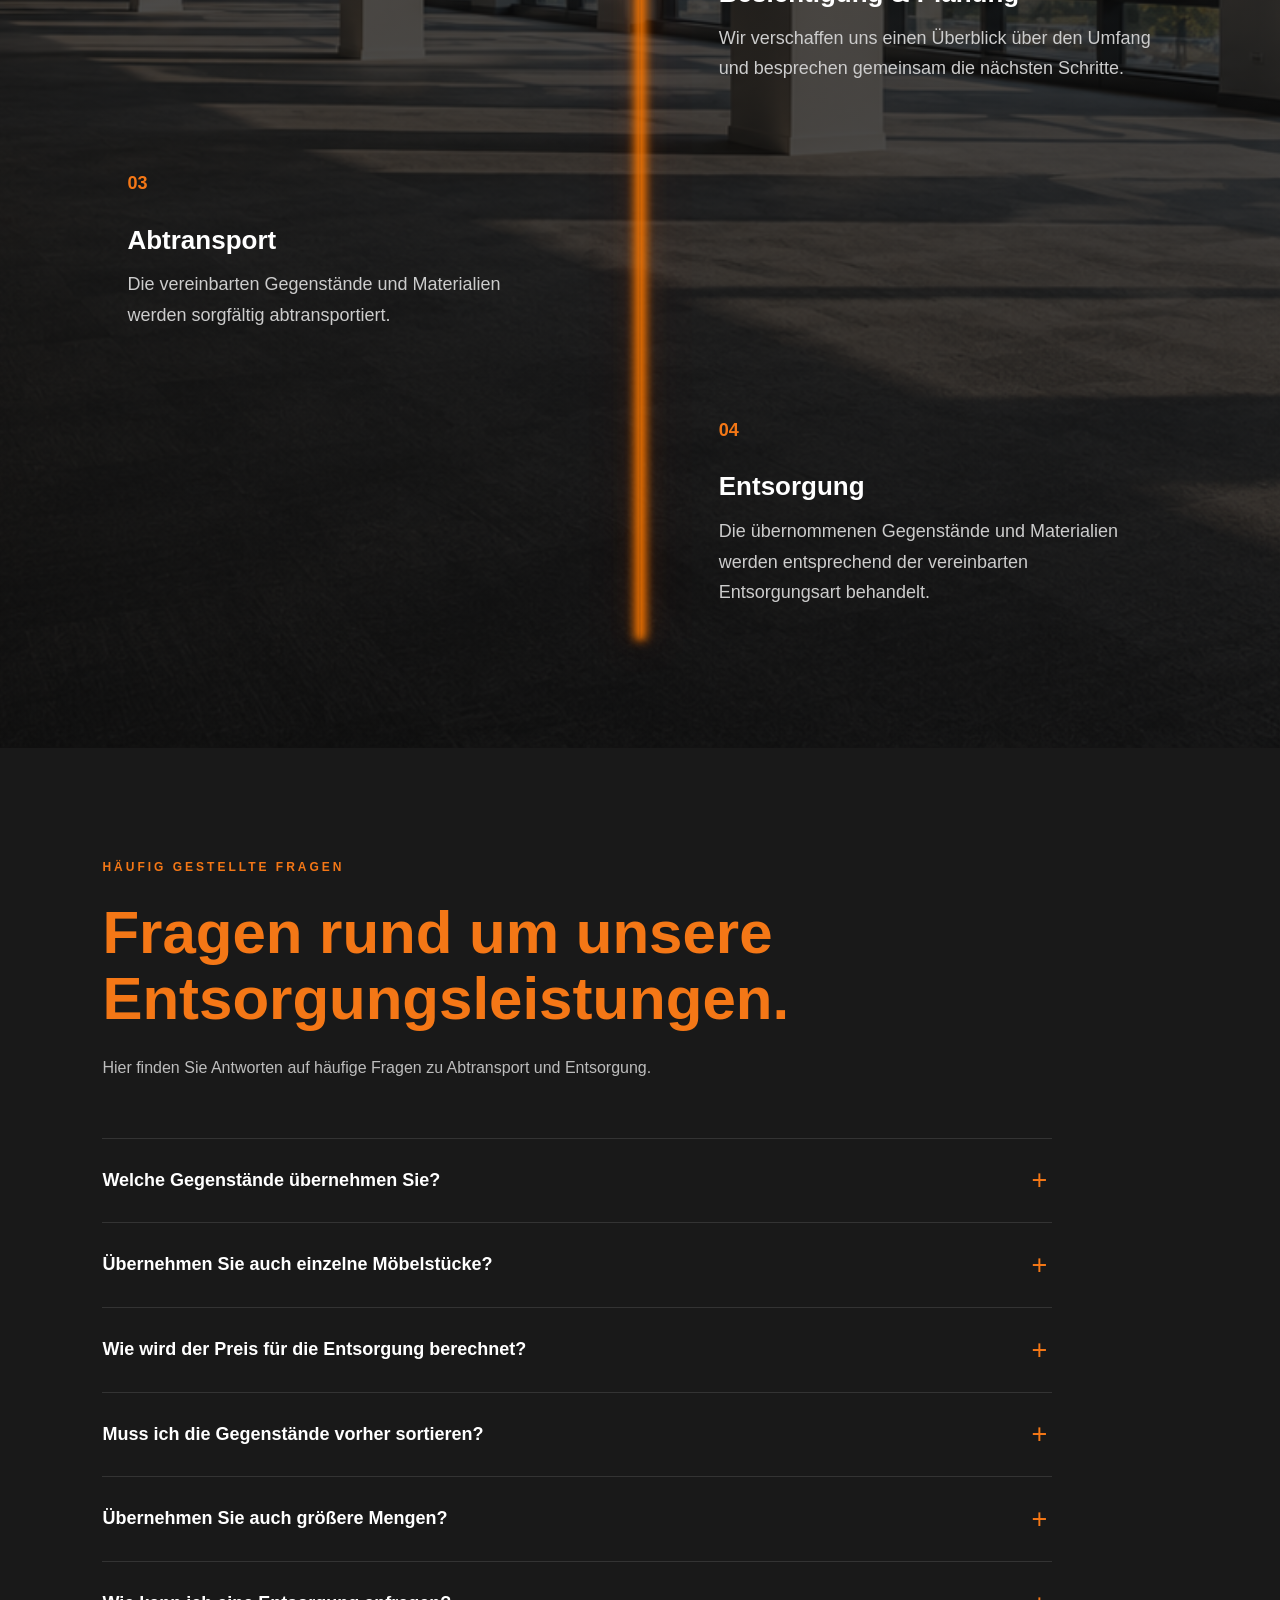
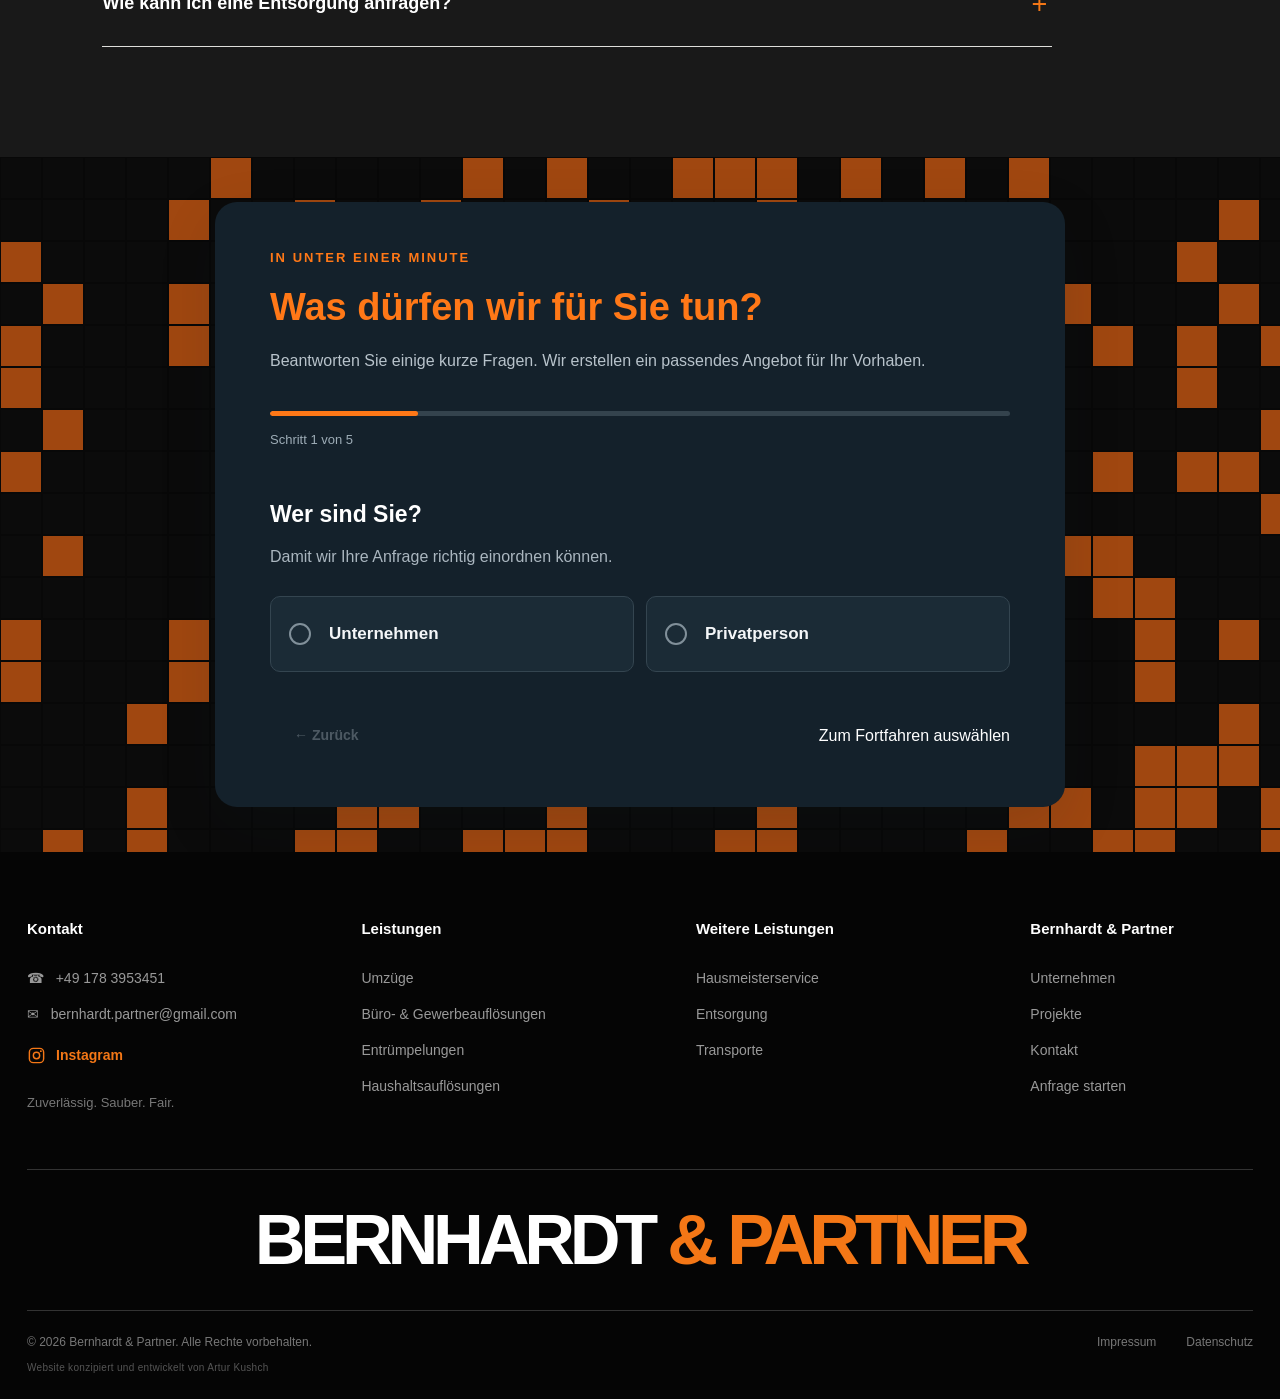
<file: entsorgung.html>
<!DOCTYPE html>
<html lang="de">
<head>
    <meta charset="UTF-8">
    <meta name="viewport" content="width=device-width, initial-scale=1.0">
    <meta name="theme-color" content="#ffffff">

    <title>Entsorgung &amp; Abtransport | Bernhardt &amp; Partner</title>
    <meta name="description" content="Fachgerechte Entsorgung und Abtransport von Möbeln, Haushaltsgegenständen, Sperrmüll und Materialien.">
    <meta name="robots" content="index, follow, max-image-preview:large">
    <meta property="og:type" content="website">
    <meta property="og:locale" content="de_DE">
    <meta property="og:site_name" content="Bernhardt &amp; Partner">
    <meta property="og:title" content="Entsorgung &amp; Abtransport | Bernhardt &amp; Partner">
    <meta property="og:description" content="Zuverlässige Entsorgung und Abtransport von Gegenständen und Materialien.">
    <meta property="og:image" content="images/entsorgungposter.jpg">
    <meta property="og:image:alt" content="Entsorgung und Abtransport">
    <meta name="twitter:card" content="summary_large_image">
    <meta name="twitter:title" content="Entsorgung &amp; Abtransport | Bernhardt &amp; Partner">
    <meta name="twitter:description" content="Zuverlässige Entsorgung und Abtransport von Gegenständen und Materialien.">
    <meta name="twitter:image" content="images/entsorgungposter.jpg">

    <link rel="stylesheet" href="style.css">
</head>

<body>

    <!-- HEADER -->
    <header class="header">

        <a href="index.html#start" class="logo">
            BERNHARDT <span>& PARTNER</span>
        </a>

        <nav class="navigation">
            <details class="nav-dropdown">
                <summary class="nav-dropdown-trigger">Leistungen <span class="dropdown-arrow"></span></summary>
                <div class="mega-menu">
                    <div class="mega-menu-left">
                        <p class="mega-menu-label">UNSERE LEISTUNGEN</p>
                        <a href="umzuge.html" class="mega-menu-item"><span class="mega-menu-number">01</span><div><h3>Umzüge</h3><p>Privat- und Gewerbeumzüge</p></div><span class="mega-menu-arrow">↗</span></a>
                        <a href="bueroaufloesungen.html" class="mega-menu-item"><span class="mega-menu-number">02</span><div><h3>Büro- & Gewerbeauflösungen</h3><p>Räumung und Verwertung</p></div><span class="mega-menu-arrow">↗</span></a>
                        <a href="entruempelungen.html" class="mega-menu-item"><span class="mega-menu-number">03</span><div><h3>Entrümpelungen</h3><p>Wir schaffen Platz</p></div><span class="mega-menu-arrow">↗</span></a>
                        <a href="haushaltsaufloesungen.html" class="mega-menu-item"><span class="mega-menu-number">04</span><div><h3>Haushaltsauflösungen</h3><p>Komplette Haushaltsräumungen</p></div><span class="mega-menu-arrow">↗</span></a>
                        <a href="hausmeisterservice.html" class="mega-menu-item"><span class="mega-menu-number">05</span><div><h3>Hausmeisterservice</h3><p>Pflege und Betreuung</p></div><span class="mega-menu-arrow">↗</span></a>
                        <a href="entsorgung.html" class="mega-menu-item"><span class="mega-menu-number">06</span><div><h3>Entsorgung</h3><p>Fachgerechte Entsorgung</p></div><span class="mega-menu-arrow">↗</span></a>
                        <a href="transporte.html" class="mega-menu-item"><span class="mega-menu-number">07</span><div><h3>Transporte</h3><p>Flexible Transportlösungen</p></div><span class="mega-menu-arrow">↗</span></a>
                    </div>
                    <div class="mega-menu-right">
                        <div class="mega-menu-feature">
                            <p>BERNHARDT & PARTNER</p>
                            <h2>Alles aus einer Hand.<span>Zuverlässig umgesetzt.</span></h2>
                            <a href="index.html#leistungen">Alle Leistungen entdecken ↗</a>
                        </div>
                    </div>
                </div>
            </details>
            <a href="index.html#unternehmen">Unternehmen</a>
            <a href="index.html#projekte">Projekte</a>
            <a href="index.html#kontakt">Kontakt</a>
        </nav>

    </header>

    <!-- CONTENT -->
    
<main>

 <!-- ENTSORGUNG HERO -->
<section class="service-hero">

<div class="service-hero-background">
    <video autoplay muted loop playsinline preload="metadata"
          poster="images/entsorgungposter.jpg">
        <source src="images/entsorgung.mp4" type="video/mp4">
    </video>
</div>

    <div class="service-hero-content">

        <p class="eyebrow">BERNHARDT & PARTNER</p>

        <h1>
            Entsorgung.
            <span>Ordentlich. Zuverlässig. Fair.</span>
        </h1>

        <p class="service-hero-description">
            Wir unterstützen Sie bei der Entsorgung und dem
            Abtransport verschiedenster Gegenstände und Materialien.
            Ob einzelne Möbelstücke oder größere Mengen –
            wir besprechen gemeinsam Ihr Vorhaben.
        </p>

        <a href="#anfrage" class="button">
            Jetzt Entsorgung anfragen ↗
        </a>

    </div>

</section>

<!-- UNSERE ENTSORGUNGSLEISTUNGEN -->
<section class="moving-services">

    <div class="moving-services-heading">
        <p class="eyebrow">UNSERE LEISTUNGEN</p>

        <h2>
            Entsorgung & Abtransport.
            <span>Wir kümmern uns darum.</span>
        </h2>

        <p>
            Wir unterstützen Sie beim Abtransport und
            der Entsorgung verschiedener Gegenstände
            und Materialien. Gemeinsam finden wir eine
            passende Lösung für Ihr Vorhaben.
        </p>
    </div>

    <div class="moving-services-grid">

        <article class="moving-service-card">

            <span class="moving-number">01</span>
<img src="images/moebel-sperrmuell.jpg" alt="Möbel und Sperrmüll">
            <h3>Möbel & Sperrmüll</h3>

            <p>
                Wir übernehmen den Abtransport alter Möbel,
                sperriger Gegenstände und weiterer
                nicht mehr benötigter Einrichtungsstücke.
            </p>

        </article>

        <article class="moving-service-card">

            <span class="moving-number">02</span>
<img src="images/haushaltsgegenstaende.jpg" alt="Haushaltsgegenstände">
            <h3>Haushaltsgegenstände</h3>

            <p>
                Wir unterstützen Sie beim Abtransport
                und der Entsorgung verschiedener
                Haushaltsgegenstände.
            </p>

        </article>

        <article class="moving-service-card">

            <span class="moving-number">03</span>
<img src="images/keller-dachbodenraeumung.jpg" alt="Keller- und Dachbodenräumung">
            <h3>Keller- & Dachbodenräumung</h3>

            <p>
                Wir helfen Ihnen dabei, nicht mehr benötigte
                Gegenstände aus Kellern, Dachböden und
                Abstellräumen abzutransportieren.
            </p>

        </article>

        <article class="moving-service-card">

            <span class="moving-number">04</span>
<img src="images/abtransport-entsorgung.jpg" alt="Abtransport und Entsorgung">
            <h3>Abtransport & Entsorgung</h3>

            <p>
                Wir organisieren den Abtransport und die
                weitere Entsorgung der vereinbarten
                Gegenstände und Materialien.
            </p>

        </article>

    </div>

</section>

<!-- FAQ -->

<!-- ABLAUF ENTSORGUNG -->
<section class="moving-process entsorgung-process">

    <div class="moving-process-heading">
        <p class="eyebrow">IN WENIGEN SCHRITTEN</p>

        <h2>
            So funktioniert unsere
            <span>Entsorgung.</span>
        </h2>

        <p>
            Von der ersten Anfrage bis zum Abtransport –
            wir besprechen gemeinsam Ihr Vorhaben und
            organisieren die passenden Leistungen.
        </p>
    </div>

    <div class="moving-process-image">
        <img
            src="images/entsorgung-ablauf.png"
            alt="Abtransport und Entsorgung von Gegenständen"
        >
    </div>

    <div class="moving-process-grid">
<div class="kushch-line">
    <div class="kushch-line-progress"></div>
    <div class="kushch-line-dot"></div>
</div>
        <div class="process-card">
            <span>01</span>
            <h3>Anfrage & Beratung</h3>
            <p>
                Sie schildern uns, welche Gegenstände
                oder Materialien abtransportiert
                und entsorgt werden sollen.
            </p>
        </div>

        <div class="process-card">
            <span>02</span>
            <h3>Besichtigung & Planung</h3>
            <p>
                Wir verschaffen uns einen Überblick
                über den Umfang und besprechen
                gemeinsam die nächsten Schritte.
            </p>
        </div>

        <div class="process-card">
            <span>03</span>
            <h3>Abtransport</h3>
            <p>
                Die vereinbarten Gegenstände und
                Materialien werden sorgfältig
                abtransportiert.
            </p>
        </div>

        <div class="process-card">
            <span>04</span>
            <h3>Entsorgung</h3>
            <p>
                Die übernommenen Gegenstände und
                Materialien werden entsprechend
                der vereinbarten Entsorgungsart behandelt.
            </p>
        </div>

    </div>

</section>

<!-- FAQ ENTSORGUNG -->
<section class="faq-section">

    <div class="faq-heading">
        <p class="eyebrow">HÄUFIG GESTELLTE FRAGEN</p>

        <h2>
            Fragen rund um unsere
            <span>Entsorgungsleistungen.</span>
        </h2>

        <p>
            Hier finden Sie Antworten auf häufige Fragen
            zu Abtransport und Entsorgung.
        </p>
    </div>

    <div class="faq-list">

        <details class="faq-item">
            <summary>Welche Gegenstände übernehmen Sie?</summary>
            <p>
                Wir unterstützen Sie beim Abtransport von Möbeln,
                Sperrmüll, Haushaltsgegenständen und weiteren
                nicht mehr benötigten Gegenständen. Den genauen
                Umfang besprechen wir individuell.
            </p>
        </details>

        <details class="faq-item">
            <summary>Übernehmen Sie auch einzelne Möbelstücke?</summary>
            <p>
                Ja. Sie können uns auch für den Abtransport
                einzelner Möbelstücke oder kleinerer Mengen
                kontaktieren.
            </p>
        </details>

        <details class="faq-item">
            <summary>Wie wird der Preis für die Entsorgung berechnet?</summary>
            <p>
                Die Kosten hängen unter anderem von der Menge,
                der Art der Gegenstände und dem Transportaufwand ab.
                Gerne besprechen wir Ihr Vorhaben und erstellen
                eine individuelle Einschätzung.
            </p>
        </details>

        <details class="faq-item">
            <summary>Muss ich die Gegenstände vorher sortieren?</summary>
            <p>
                Das können wir vorab gemeinsam besprechen.
                Teilen Sie uns mit, welche Gegenstände
                abtransportiert werden sollen.
            </p>
        </details>

        <details class="faq-item">
            <summary>Übernehmen Sie auch größere Mengen?</summary>
            <p>
                Ja. Auch größere Mengen können angefragt werden.
                Wir besprechen den Umfang und prüfen,
                wie der Abtransport organisiert werden kann.
            </p>
        </details>

        <details class="faq-item">
            <summary>Wie kann ich eine Entsorgung anfragen?</summary>
            <p>
                Sie erreichen uns telefonisch unter
                +49 178 3953451 oder über unser Anfrageformular.
                Gerne können Sie uns auch Fotos der Gegenstände
                zur ersten Einschätzung zusenden.
            </p>
        </details>

    </div>

</section>
<!-- MULTI STEP REQUEST FORM -->
<section class="request" id="anfrage">

    <div class="request-wizard">

        <div class="wizard-header">
            <p class="eyebrow">In unter einer Minute</p>

            <h2>
                Was dürfen wir
                <span>für Sie tun?</span>
            </h2>

            <p class="wizard-description">
                Beantworten Sie einige kurze Fragen.
                Wir erstellen ein passendes Angebot für Ihr Vorhaben.
            </p>
        </div>

        <div class="wizard-progress">
            <div class="progress-track">
                <div class="progress-fill" id="progressFill"></div>
            </div>
            <p id="stepCounter">Schritt 1 von 5</p>
        </div>

        <form id="projectForm">

            <!-- STEP 1 -->
            <div class="wizard-step active" data-step="1">
                <h3>Wer sind Sie?</h3>
                <p class="step-description">Damit wir Ihre Anfrage richtig einordnen können.</p>

                <div class="wizard-options two-columns">
                    <button type="button" class="wizard-option" data-value="Unternehmen">
                        <span class="option-indicator"></span>
                        <span>Unternehmen</span>
                    </button>

                    <button type="button" class="wizard-option" data-value="Privatperson">
                        <span class="option-indicator"></span>
                        <span>Privatperson</span>
                    </button>
                </div>
            </div>

            <!-- STEP 2 -->
            <div class="wizard-step" data-step="2">
                <h3>Wobei dürfen wir Sie unterstützen?</h3>
                <p class="step-description">Wählen Sie die passende Leistung aus.</p>

                <div class="wizard-options two-columns">
                    <button type="button" class="wizard-option" data-value="Umzüge">
                        <span class="option-indicator"></span>
                        <span>Umzüge</span>
                    </button>

                    <button type="button" class="wizard-option" data-value="Büro- & Gewerbeauflösungen">
                        <span class="option-indicator"></span>
                        <span>Büro- & Gewerbeauflösungen</span>
                    </button>

                    <button type="button" class="wizard-option" data-value="Entrümpelungen">
                        <span class="option-indicator"></span>
                        <span>Entrümpelungen</span>
                    </button>

                    <button type="button" class="wizard-option" data-value="Haushaltsauflösungen">
                        <span class="option-indicator"></span>
                        <span>Haushaltsauflösungen</span>
                    </button>

                    <button type="button" class="wizard-option" data-value="Hausmeisterservice">
                        <span class="option-indicator"></span>
                        <span>Hausmeisterservice</span>
                    </button>

                    <button type="button" class="wizard-option" data-value="Entsorgung">
                        <span class="option-indicator"></span>
                        <span>Entsorgung</span>
                    </button>

                    <button type="button" class="wizard-option" data-value="Transporte & Kleintransporte">
                        <span class="option-indicator"></span>
                        <span>Transporte & Kleintransporte</span>
                    </button>

                    <button type="button" class="wizard-option" data-value="Sonstiges">
                        <span class="option-indicator"></span>
                        <span>Sonstiges</span>
                    </button>
                </div>
            </div>

            <!-- STEP 3 -->
            <div class="wizard-step" data-step="3">
                <h3>Wie umfangreich ist Ihr Vorhaben?</h3>
                <p class="step-description">Geben Sie uns eine ungefähre Einschätzung.</p>

                <div class="wizard-options two-columns">
                    <button type="button" class="wizard-option" data-value="Kleines Vorhaben">
                        <span class="option-indicator"></span>
                        <span>Kleines Vorhaben</span>
                    </button>

                    <button type="button" class="wizard-option" data-value="Mittleres Vorhaben">
                        <span class="option-indicator"></span>
                        <span>Mittleres Vorhaben</span>
                    </button>

                    <button type="button" class="wizard-option" data-value="Großes Vorhaben">
                        <span class="option-indicator"></span>
                        <span>Großes Vorhaben</span>
                    </button>

                    <button type="button" class="wizard-option" data-value="Noch nicht sicher">
                        <span class="option-indicator"></span>
                        <span>Noch nicht sicher</span>
                    </button>
                </div>
            </div>

            <!-- STEP 4 -->
            <div class="wizard-step" data-step="4">
                <h3>Wann soll es losgehen?</h3>
                <p class="step-description">Wann möchten Sie Ihr Vorhaben umsetzen?</p>

                <div class="wizard-options two-columns">
                    <button type="button" class="wizard-option" data-value="So schnell wie möglich">
                        <span class="option-indicator"></span>
                        <span>So schnell wie möglich</span>
                    </button>

                    <button type="button" class="wizard-option" data-value="Innerhalb eines Monats">
                        <span class="option-indicator"></span>
                        <span>Innerhalb eines Monats</span>
                    </button>

                    <button type="button" class="wizard-option" data-value="In 1–3 Monaten">
                        <span class="option-indicator"></span>
                        <span>In 1–3 Monaten</span>
                    </button>

                    <button type="button" class="wizard-option" data-value="Noch nicht festgelegt">
                        <span class="option-indicator"></span>
                        <span>Noch nicht festgelegt</span>
                    </button>
                </div>
            </div>

            <!-- STEP 5 -->
            <div class="wizard-step" data-step="5">
                <h3>Wohin dürfen wir uns melden?</h3>
                <p class="step-description">
                    Hinterlassen Sie Ihre Kontaktdaten.
                    Wir melden uns bei Ihnen.
                </p>

                <div class="wizard-contact-grid">
                    <input type="text" name="firstname" placeholder="Vorname *" required>
                    <input type="text" name="lastname" placeholder="Nachname *" required>
                    <input type="text" name="company" placeholder="Unternehmen (optional)">
                    <input type="email" name="email" placeholder="E-Mail *" required>
                    <input type="tel" name="phone" placeholder="Telefon (optional)">
                    <input type="text" name="city" placeholder="Stadt *" required>
                </div>

                <textarea name="message" placeholder="Ihre Nachricht (optional)" rows="4"></textarea>

                <div class="wizard-upload">
                    <label for="projectFile">Datei anhängen (optional)</label>
                    <input type="file" id="projectFile" name="attachment">
                </div>

                <label class="wizard-consent">
                    <input type="checkbox" name="privacy" required>
                    <span>
                        Ich akzeptiere die
                        <a href="#">Datenschutzerklärung</a>
                        und stimme der Verarbeitung meiner Daten
                        zur Bearbeitung meiner Anfrage zu.
                    </span>
                </label>

                <p class="wizard-required">* Pflichtfeld</p>
            </div>

            <!-- NAVIGATION -->
            <div class="wizard-navigation">
                <button type="button" id="prevStep" class="wizard-back" disabled>
                    ← Zurück
                </button>

                <span id="nextStepHint">
                    Zum Fortfahren auswählen
                </span>

                <button type="submit" id="submitForm" class="wizard-next" hidden>
                    Anfrage senden ↗
                </button>
            </div>

        </form>

        <!-- SUCCESS MESSAGE -->
        <div class="wizard-success" id="wizardSuccess" hidden>
            <div class="success-icon">✓</div>

            <h3>Vielen Dank, <span id="successName"></span>!</h3>

            <p>
                Wir haben Ihre Angaben erhalten und melden uns in Kürze
                mit einem passenden Vorschlag bei Ihnen.
            </p>

            <p class="success-contact">
                Bei Fragen erreichen Sie uns direkt:
            </p>

            <div class="success-links">
                <a href="mailto:bernhardt.partner@gmail.com">
                    bernhardt.partner@gmail.com
                </a>

                <a href="tel:+491783953451">
                    +49 178 3953451
                </a>
            </div>
        </div>

    </div>
</section>
</main>

<!-- NEW FOOTER -->
<footer class="footer-new">

    <div class="footer-main">

        <!-- CONTACT -->
        <div class="footer-column footer-contact-new">

            <h3>Kontakt</h3>

            <a href="tel:+491783953451">
                ☎ &nbsp; +49 178 3953451
            </a>

            <a href="mailto:bernhardt.partner@gmail.com">
                ✉ &nbsp; bernhardt.partner@gmail.com
            </a>
<a href="https://www.instagram.com/bernhardundpartner/"
   target="_blank"
   rel="noopener noreferrer"
   class="footer-social">

    <svg viewBox="0 0 24 24" aria-hidden="true">
        <rect x="3" y="3" width="18" height="18" rx="5"
              fill="none" stroke="currentColor" stroke-width="1.8"/>
        <circle cx="12" cy="12" r="4"
                fill="none" stroke="currentColor" stroke-width="1.8"/>
        <circle cx="17.5" cy="6.5" r="1.2" fill="currentColor"/>
    </svg>

    Instagram
</a>
            <p>Zuverlässig. Sauber. Fair.</p>

        </div>

        <!-- SERVICES -->
        <div class="footer-column">

            <h3>Leistungen</h3>

            <a href="umzuge.html">Umzüge</a>
            <a href="bueroaufloesungen.html">Büro- & Gewerbeauflösungen</a>
            <a href="entruempelungen.html">Entrümpelungen</a>
            <a href="haushaltsaufloesungen.html">Haushaltsauflösungen</a>

        </div>

        <!-- MORE SERVICES -->
        <div class="footer-column">

            <h3>Weitere Leistungen</h3>

            <a href="hausmeisterservice.html">Hausmeisterservice</a>
            <a href="entsorgung.html">Entsorgung</a>
            <a href="transporte.html">Transporte</a>

        </div>

        <!-- COMPANY -->
        <div class="footer-column">

            <h3>Bernhardt & Partner</h3>

            <a href="index.html#unternehmen">Unternehmen</a>
            <a href="index.html#projekte">Projekte</a>
            <a href="index.html#kontakt">Kontakt</a>
            <a href="index.html#anfrage">Anfrage starten</a>

        </div>

    </div>

    <!-- HUGE LOGO -->
    <div class="footer-big-logo">
        BERNHARDT <span>& PARTNER</span>
    </div>

    <!-- BOTTOM -->
    <div class="footer-bottom-new">

        <p>© 2026 Bernhardt & Partner. Alle Rechte vorbehalten.</p>

        <div>
            <a href="#">Impressum</a>
            <a href="#">Datenschutz</a>
        </div>

    </div>
<a href="mailto:arthurkushch@gmail.com" class="footer-credit">
    Website konzipiert und entwickelt von Artur Kushch
</a>
</footer>

<script src="script.js"></script>

</body>
</html>
</file>
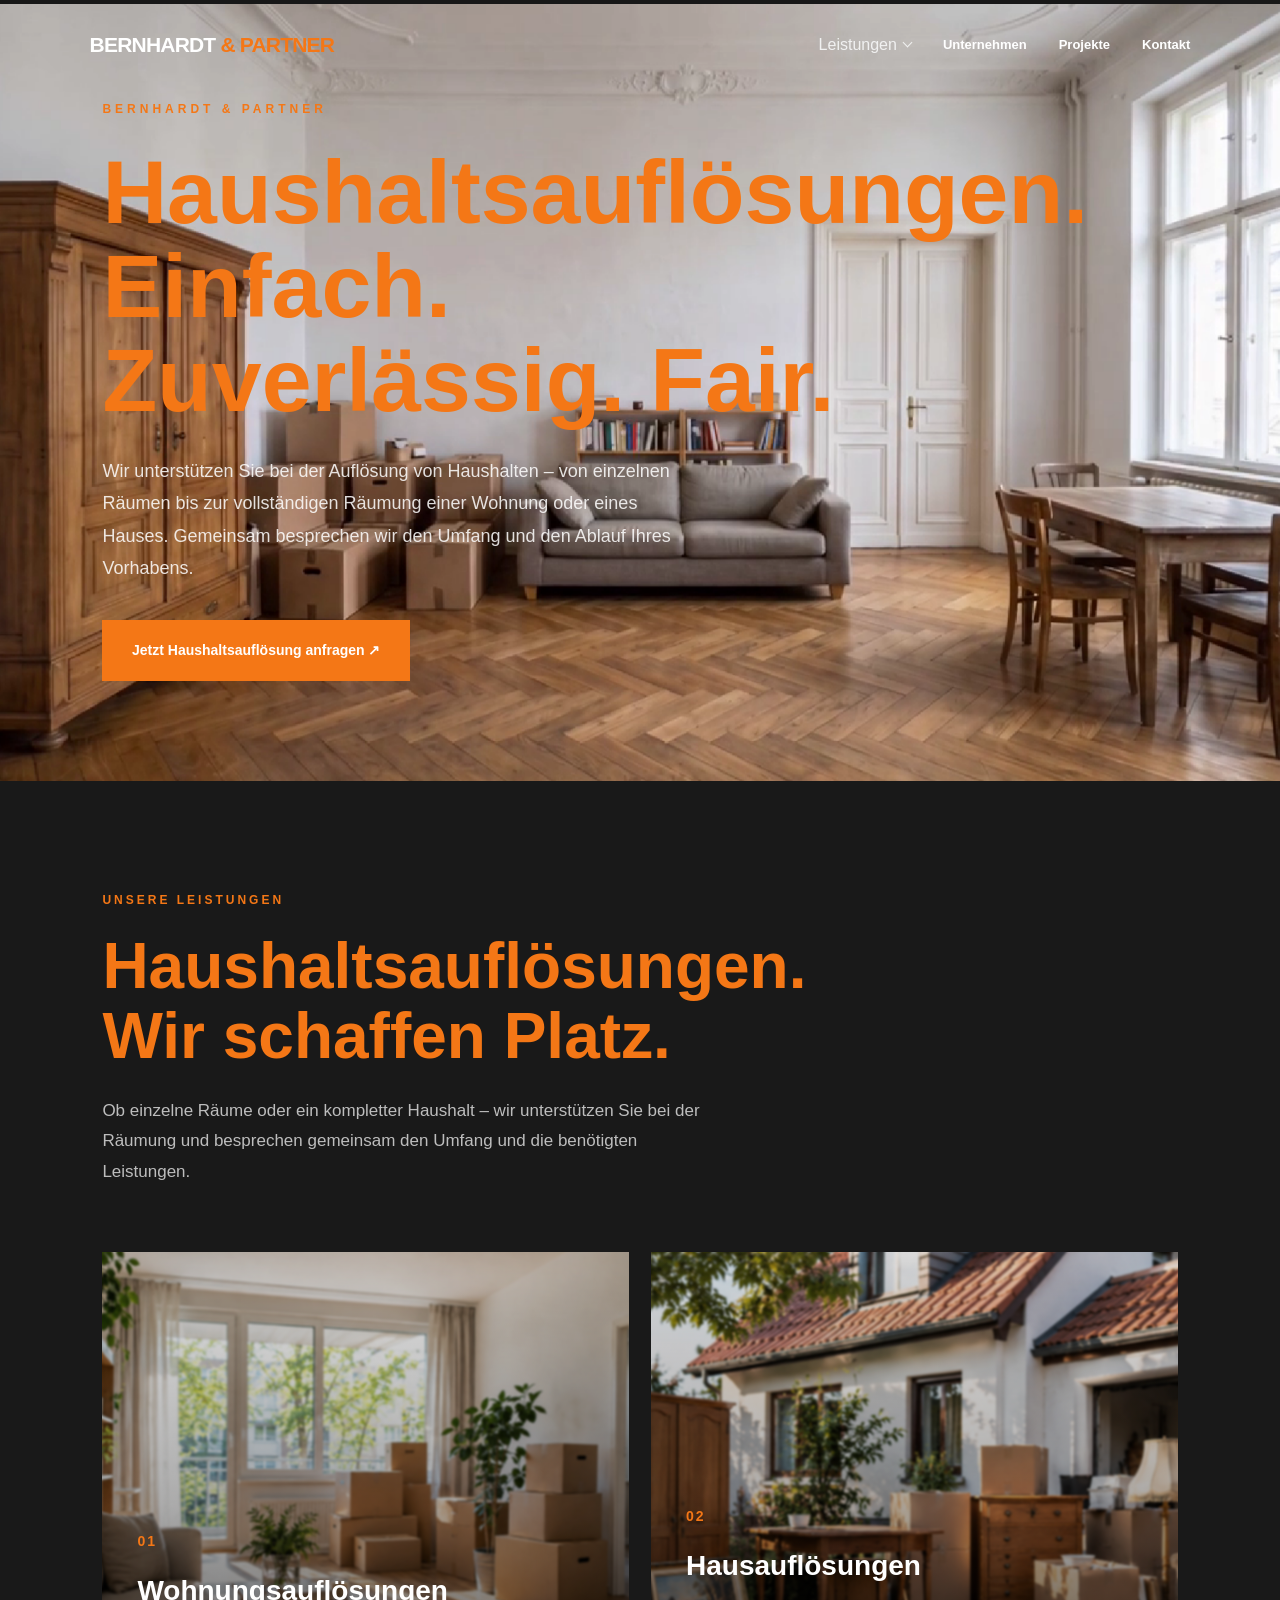
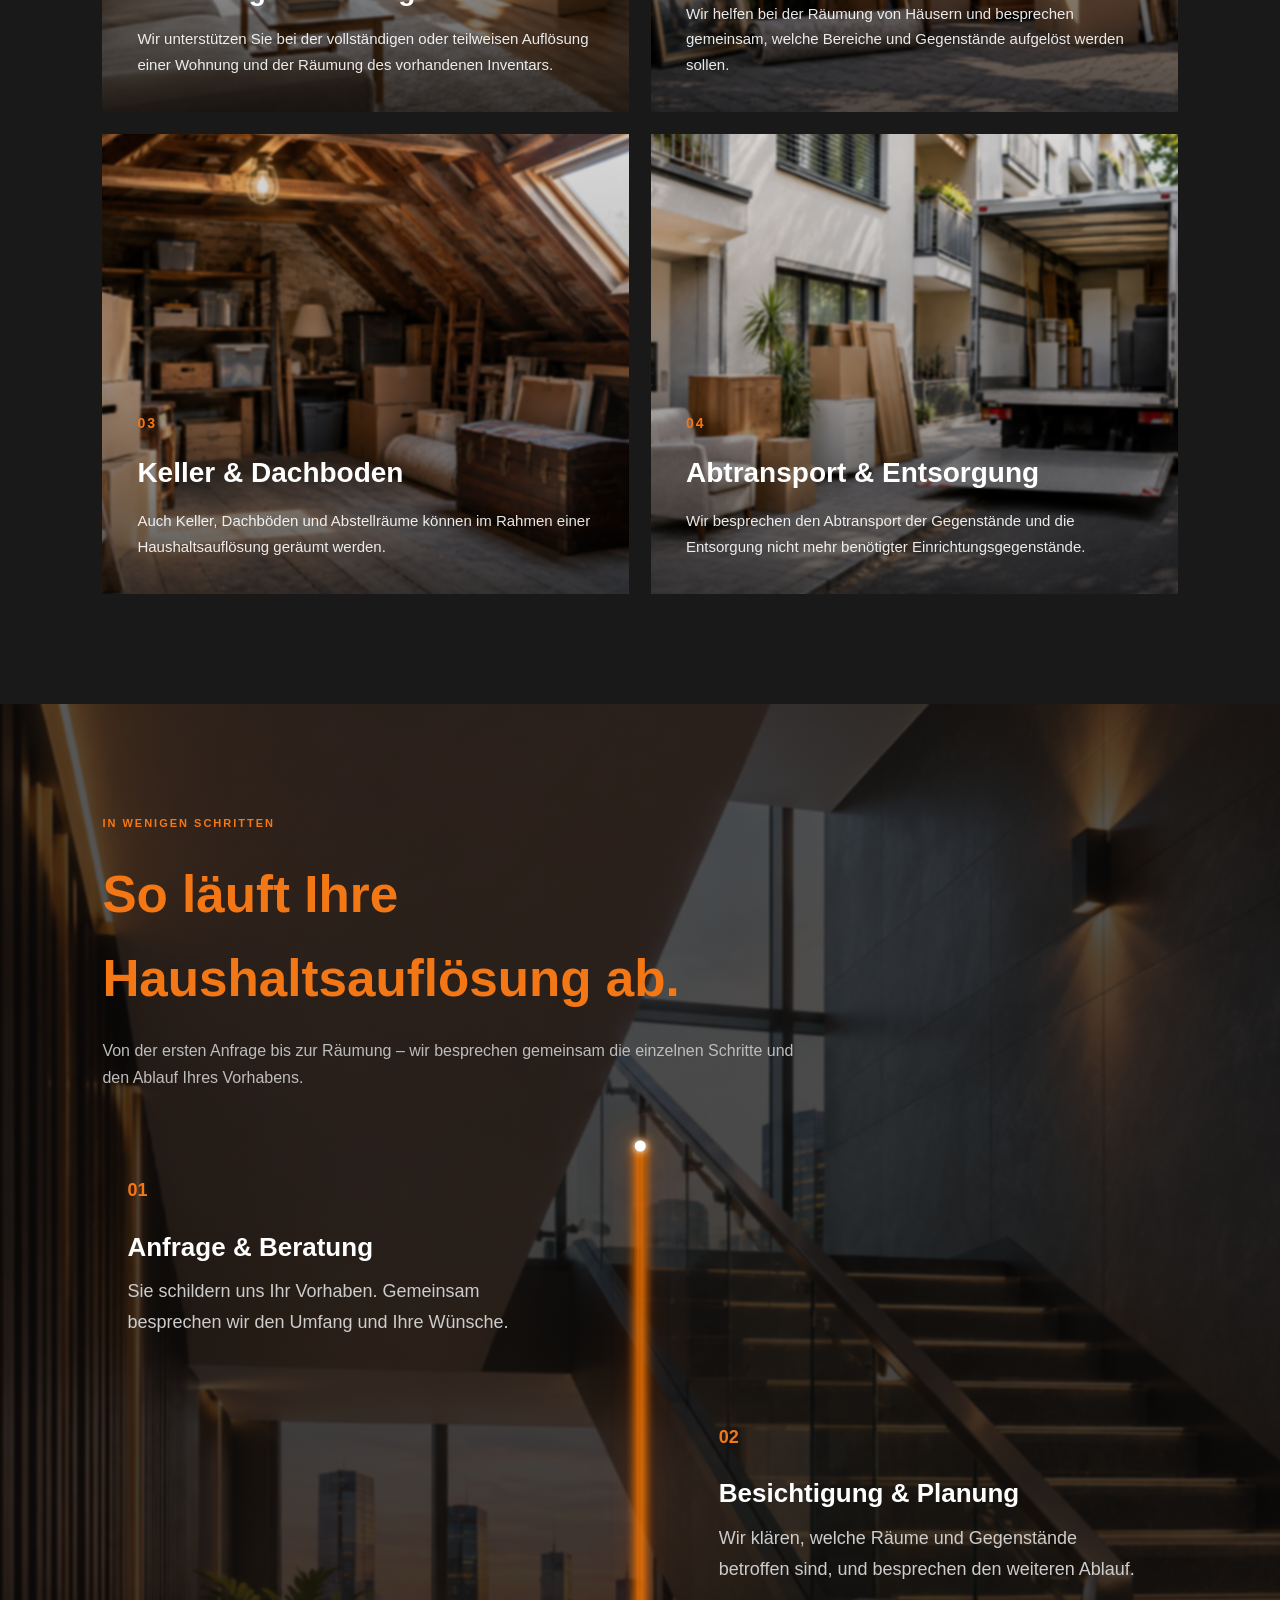
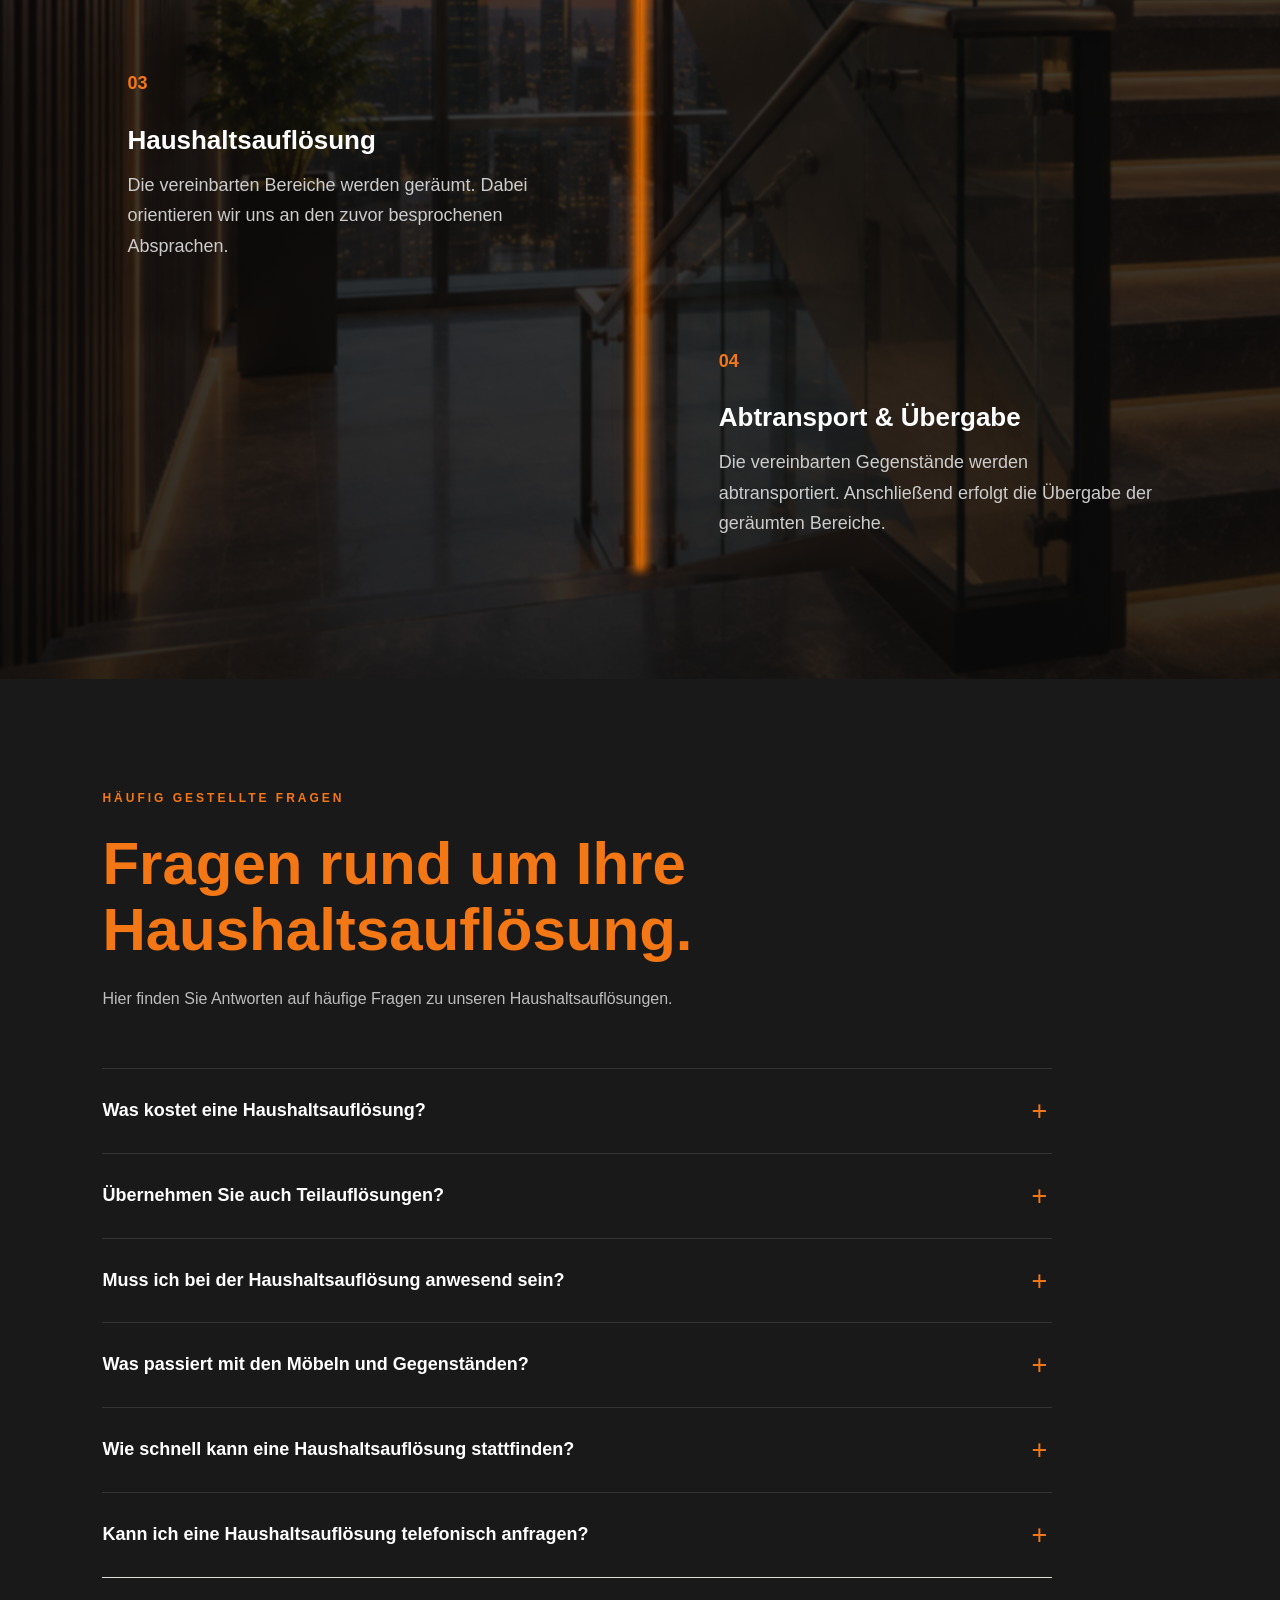
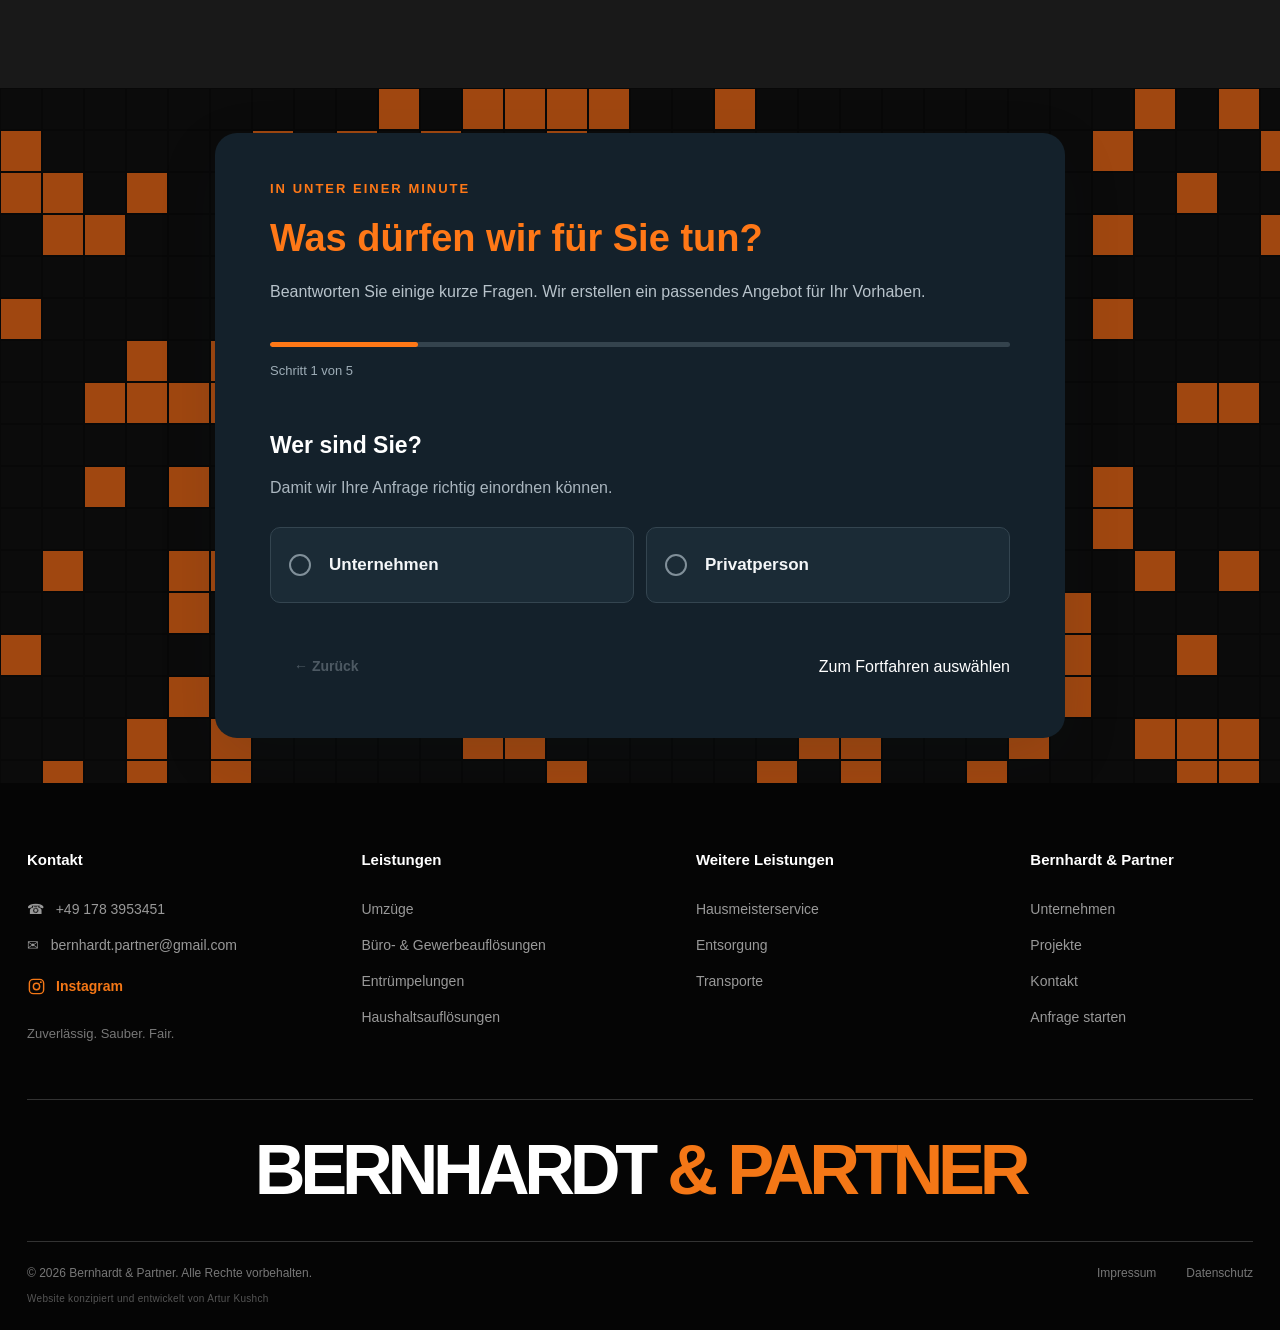
<file: haushaltsaufloesungen.html>
<!DOCTYPE html>
<html lang="de">
<head>
    <meta charset="UTF-8">
    <meta name="viewport" content="width=device-width, initial-scale=1.0">
    <meta name="theme-color" content="#ffffff">

    <title>Haushaltsauflösung &amp; Wohnungsauflösung | Bernhardt &amp; Partner</title>
    <meta name="description" content="Sorgfältige Haushalts- und Wohnungsauflösungen mit Sortierung, Abtransport, Wertanrechnung und fachgerechter Räumung.">
    <meta name="robots" content="index, follow, max-image-preview:large">
    <meta property="og:type" content="website">
    <meta property="og:locale" content="de_DE">
    <meta property="og:site_name" content="Bernhardt &amp; Partner">
    <meta property="og:title" content="Haushaltsauflösung &amp; Wohnungsauflösung | Bernhardt &amp; Partner">
    <meta property="og:description" content="Professionelle Haushaltsauflösung mit Abtransport und strukturierter Umsetzung.">
    <meta property="og:image" content="images/haushaltsaufloesung-hero.png">
    <meta property="og:image:alt" content="Haushaltsauflösung durch Bernhardt &amp; Partner">
    <meta name="twitter:card" content="summary_large_image">
    <meta name="twitter:title" content="Haushaltsauflösung &amp; Wohnungsauflösung | Bernhardt &amp; Partner">
    <meta name="twitter:description" content="Professionelle Haushaltsauflösung mit Abtransport und strukturierter Umsetzung.">
    <meta name="twitter:image" content="images/haushaltsaufloesung-hero.png">

    <link rel="stylesheet" href="style.css">
</head>

<body>

    <!-- HEADER -->
    <header class="header">

        <a href="index.html#start" class="logo">
            BERNHARDT <span>& PARTNER</span>
        </a>

        <nav class="navigation">
            <details class="nav-dropdown">
                <summary class="nav-dropdown-trigger">Leistungen <span class="dropdown-arrow"></span></summary>
                <div class="mega-menu">
                    <div class="mega-menu-left">
                        <p class="mega-menu-label">UNSERE LEISTUNGEN</p>
                        <a href="umzuge.html" class="mega-menu-item"><span class="mega-menu-number">01</span><div><h3>Umzüge</h3><p>Privat- und Gewerbeumzüge</p></div><span class="mega-menu-arrow">↗</span></a>
                        <a href="bueroaufloesungen.html" class="mega-menu-item"><span class="mega-menu-number">02</span><div><h3>Büro- & Gewerbeauflösungen</h3><p>Räumung und Verwertung</p></div><span class="mega-menu-arrow">↗</span></a>
                        <a href="entruempelungen.html" class="mega-menu-item"><span class="mega-menu-number">03</span><div><h3>Entrümpelungen</h3><p>Wir schaffen Platz</p></div><span class="mega-menu-arrow">↗</span></a>
                        <a href="haushaltsaufloesungen.html" class="mega-menu-item"><span class="mega-menu-number">04</span><div><h3>Haushaltsauflösungen</h3><p>Komplette Haushaltsräumungen</p></div><span class="mega-menu-arrow">↗</span></a>
                        <a href="hausmeisterservice.html" class="mega-menu-item"><span class="mega-menu-number">05</span><div><h3>Hausmeisterservice</h3><p>Pflege und Betreuung</p></div><span class="mega-menu-arrow">↗</span></a>
                        <a href="entsorgung.html" class="mega-menu-item"><span class="mega-menu-number">06</span><div><h3>Entsorgung</h3><p>Fachgerechte Entsorgung</p></div><span class="mega-menu-arrow">↗</span></a>
                        <a href="transporte.html" class="mega-menu-item"><span class="mega-menu-number">07</span><div><h3>Transporte</h3><p>Flexible Transportlösungen</p></div><span class="mega-menu-arrow">↗</span></a>
                    </div>
                    <div class="mega-menu-right">
                        <div class="mega-menu-feature">
                            <p>BERNHARDT & PARTNER</p>
                            <h2>Alles aus einer Hand.<span>Zuverlässig umgesetzt.</span></h2>
                            <a href="index.html#leistungen">Alle Leistungen entdecken ↗</a>
                        </div>
                    </div>
                </div>
            </details>
            <a href="index.html#unternehmen">Unternehmen</a>
            <a href="index.html#projekte">Projekte</a>
            <a href="index.html#kontakt">Kontakt</a>
        </nav>

    </header>

    <!-- CONTENT -->
    
<main>

   <!-- HAUSHALTSAUFLÖSUNGEN HERO -->
<section class="service-hero haushaltsaufloesungen-hero">
<div class="service-hero-background">
    <video autoplay muted loop playsinline preload="metadata"
      poster="images/haushaltposter.jpg">
        <source src="images/haushalt.mp4" type="video/mp4">
    </video>
</div>
    

    <div class="service-hero-content">

        <p class="eyebrow">
            BERNHARDT & PARTNER
        </p>

        <h1>
            Haushaltsauflösungen.
            <span>Einfach. Zuverlässig. Fair.</span>
        </h1>

        <p class="service-hero-description">
            Wir unterstützen Sie bei der Auflösung von Haushalten –
            von einzelnen Räumen bis zur vollständigen Räumung einer
            Wohnung oder eines Hauses. Gemeinsam besprechen wir den
            Umfang und den Ablauf Ihres Vorhabens.
        </p>

        <a href="#anfrage" class="button">
            Jetzt Haushaltsauflösung anfragen ↗
        </a>

    </div>

</section>

<!-- UNSERE HAUSHALTSAUFLÖSUNGEN -->
<section class="moving-services">

    <div class="moving-services-heading">
        <p class="eyebrow">UNSERE LEISTUNGEN</p>

        <h2>
            Haushaltsauflösungen.
            <span>Wir schaffen Platz.</span>
        </h2>

        <p>
            Ob einzelne Räume oder ein kompletter Haushalt –
            wir unterstützen Sie bei der Räumung und besprechen
            gemeinsam den Umfang und die benötigten Leistungen.
        </p>
    </div>

    <div class="moving-services-grid">

        <article class="moving-service-card">
          <img
    src="images/wohnungsaufloesungen.png"
    alt="Wohnungsauflösung"
>

            <span class="moving-number">01</span>

            <h3>Wohnungsauflösungen</h3>

            <p>
                Wir unterstützen Sie bei der vollständigen
                oder teilweisen Auflösung einer Wohnung
                und der Räumung des vorhandenen Inventars.
            </p>
        </article>

        <article class="moving-service-card">
           <img
    src="images/hausaufloesungen.png"
    alt="Hausauflösung"
>

            <span class="moving-number">02</span>

            <h3>Hausauflösungen</h3>

            <p>
                Wir helfen bei der Räumung von Häusern
                und besprechen gemeinsam, welche Bereiche
                und Gegenstände aufgelöst werden sollen.
            </p>
        </article>

        <article class="moving-service-card">
           <img
    src="images/keller-dachboden2.png"
    alt="Keller und Dachboden"
>

            <span class="moving-number">03</span>

            <h3>Keller & Dachboden</h3>

            <p>
                Auch Keller, Dachböden und Abstellräume
                können im Rahmen einer Haushaltsauflösung
                geräumt werden.
            </p>
        </article>

        <article class="moving-service-card">
         <img
    src="images/abtransport-entsorgung.png"
    alt="Abtransport und Entsorgung"
>

            <span class="moving-number">04</span>

            <h3>Abtransport & Entsorgung</h3>

            <p>
                Wir besprechen den Abtransport der Gegenstände
                und die Entsorgung nicht mehr benötigter
                Einrichtungsgegenstände.
            </p>
        </article>

    </div>

</section>

<!-- FAQ -->

<!-- ABLAUF HAUSHALTSAUFLÖSUNG -->
<section class="moving-process haushaltsaufloesung-process">

    <div class="moving-process-heading">
        <p class="eyebrow">IN WENIGEN SCHRITTEN</p>

        <h2>
            So läuft Ihre Haushaltsauflösung
            <span>ab.</span>
        </h2>

        <p>
            Von der ersten Anfrage bis zur Räumung –
            wir besprechen gemeinsam die einzelnen Schritte
            und den Ablauf Ihres Vorhabens.
        </p>
    </div>

    <div class="moving-process-image">
    <img
        src="images/haushaltsaufloesung-ablauf.png"
        alt="Haushaltsauflösung und Räumung"
    >
</div>

    <div class="moving-process-grid">
<!-- ZENTRALE SCROLL-TIMELINE -->
<div class="kushch-line">

    <div class="kushch-line-progress"></div>

    <div class="kushch-line-dot"></div>

</div>
        <div class="process-card step-01">
            <span>01</span>
            <h3>Anfrage & Beratung</h3>
            <p>
                Sie schildern uns Ihr Vorhaben.
                Gemeinsam besprechen wir den Umfang
                und Ihre Wünsche.
            </p>
        </div>

        <div class="process-card step-02">
            <span>02</span>
            <h3>Besichtigung & Planung</h3>
            <p>
                Wir klären, welche Räume und Gegenstände
                betroffen sind, und besprechen den
                weiteren Ablauf.
            </p>
        </div>

        <div class="process-card step-03">
            <span>03</span>
            <h3>Haushaltsauflösung</h3>
            <p>
                Die vereinbarten Bereiche werden geräumt.
                Dabei orientieren wir uns an den zuvor
                besprochenen Absprachen.
            </p>
        </div>

        <div class="process-card step-04">
            <span>04</span>
            <h3>Abtransport & Übergabe</h3>
            <p>
                Die vereinbarten Gegenstände werden
                abtransportiert. Anschließend erfolgt
                die Übergabe der geräumten Bereiche.
            </p>
        </div>

    </div>

</section>

<!-- FAQ HAUSHALTSAUFLÖSUNGEN -->
<section class="faq-section">

    <div class="faq-heading">
        <p class="eyebrow">HÄUFIG GESTELLTE FRAGEN</p>

        <h2>
            Fragen rund um Ihre
            <span>Haushaltsauflösung.</span>
        </h2>

        <p>
            Hier finden Sie Antworten auf häufige Fragen
            zu unseren Haushaltsauflösungen.
        </p>
    </div>

    <div class="faq-list">

        <details class="faq-item">
            <summary>Was kostet eine Haushaltsauflösung?</summary>
            <p>
                Die Kosten hängen von der Größe des Haushalts,
                der Menge der Gegenstände und dem Umfang der
                gewünschten Leistungen ab. Kontaktieren Sie uns
                für eine individuelle Anfrage.
            </p>
        </details>

        <details class="faq-item">
            <summary>Übernehmen Sie auch Teilauflösungen?</summary>
            <p>
                Ja. Sie können auch einzelne Räume oder bestimmte
                Bereiche wie Keller, Dachboden oder Abstellräume
                räumen lassen.
            </p>
        </details>

        <details class="faq-item">
            <summary>Muss ich bei der Haushaltsauflösung anwesend sein?</summary>
            <p>
                Das besprechen wir vorab gemeinsam. Wichtig ist,
                dass alle Absprachen zum Zugang und zum Ablauf
                geklärt sind.
            </p>
        </details>

        <details class="faq-item">
            <summary>Was passiert mit den Möbeln und Gegenständen?</summary>
            <p>
                Wir besprechen mit Ihnen, welche Gegenstände
                abtransportiert und welche entsorgt werden sollen.
            </p>
        </details>

        <details class="faq-item">
            <summary>Wie schnell kann eine Haushaltsauflösung stattfinden?</summary>
            <p>
                Das hängt vom Umfang des Auftrags und unserer
                Terminplanung ab. Kontaktieren Sie uns, damit
                wir einen möglichen Termin besprechen können.
            </p>
        </details>

        <details class="faq-item">
            <summary>Kann ich eine Haushaltsauflösung telefonisch anfragen?</summary>
            <p>
                Ja. Sie erreichen uns telefonisch unter
                +49 178 3953451 oder über unser Anfrageformular.
            </p>
        </details>

    </div>

</section>
<!-- MULTI STEP REQUEST FORM -->
<section class="request" id="anfrage">

    <div class="request-wizard">

        <div class="wizard-header">
            <p class="eyebrow">In unter einer Minute</p>

            <h2>
                Was dürfen wir
                <span>für Sie tun?</span>
            </h2>

            <p class="wizard-description">
                Beantworten Sie einige kurze Fragen.
                Wir erstellen ein passendes Angebot für Ihr Vorhaben.
            </p>
        </div>

        <div class="wizard-progress">
            <div class="progress-track">
                <div class="progress-fill" id="progressFill"></div>
            </div>
            <p id="stepCounter">Schritt 1 von 5</p>
        </div>

        <form id="projectForm">

            <!-- STEP 1 -->
            <div class="wizard-step active" data-step="1">
                <h3>Wer sind Sie?</h3>
                <p class="step-description">Damit wir Ihre Anfrage richtig einordnen können.</p>

                <div class="wizard-options two-columns">
                    <button type="button" class="wizard-option" data-value="Unternehmen">
                        <span class="option-indicator"></span>
                        <span>Unternehmen</span>
                    </button>

                    <button type="button" class="wizard-option" data-value="Privatperson">
                        <span class="option-indicator"></span>
                        <span>Privatperson</span>
                    </button>
                </div>
            </div>

            <!-- STEP 2 -->
            <div class="wizard-step" data-step="2">
                <h3>Wobei dürfen wir Sie unterstützen?</h3>
                <p class="step-description">Wählen Sie die passende Leistung aus.</p>

                <div class="wizard-options two-columns">
                    <button type="button" class="wizard-option" data-value="Umzüge">
                        <span class="option-indicator"></span>
                        <span>Umzüge</span>
                    </button>

                    <button type="button" class="wizard-option" data-value="Büro- & Gewerbeauflösungen">
                        <span class="option-indicator"></span>
                        <span>Büro- & Gewerbeauflösungen</span>
                    </button>

                    <button type="button" class="wizard-option" data-value="Entrümpelungen">
                        <span class="option-indicator"></span>
                        <span>Entrümpelungen</span>
                    </button>

                    <button type="button" class="wizard-option" data-value="Haushaltsauflösungen">
                        <span class="option-indicator"></span>
                        <span>Haushaltsauflösungen</span>
                    </button>

                    <button type="button" class="wizard-option" data-value="Hausmeisterservice">
                        <span class="option-indicator"></span>
                        <span>Hausmeisterservice</span>
                    </button>

                    <button type="button" class="wizard-option" data-value="Entsorgung">
                        <span class="option-indicator"></span>
                        <span>Entsorgung</span>
                    </button>

                    <button type="button" class="wizard-option" data-value="Transporte & Kleintransporte">
                        <span class="option-indicator"></span>
                        <span>Transporte & Kleintransporte</span>
                    </button>

                    <button type="button" class="wizard-option" data-value="Sonstiges">
                        <span class="option-indicator"></span>
                        <span>Sonstiges</span>
                    </button>
                </div>
            </div>

            <!-- STEP 3 -->
            <div class="wizard-step" data-step="3">
                <h3>Wie umfangreich ist Ihr Vorhaben?</h3>
                <p class="step-description">Geben Sie uns eine ungefähre Einschätzung.</p>

                <div class="wizard-options two-columns">
                    <button type="button" class="wizard-option" data-value="Kleines Vorhaben">
                        <span class="option-indicator"></span>
                        <span>Kleines Vorhaben</span>
                    </button>

                    <button type="button" class="wizard-option" data-value="Mittleres Vorhaben">
                        <span class="option-indicator"></span>
                        <span>Mittleres Vorhaben</span>
                    </button>

                    <button type="button" class="wizard-option" data-value="Großes Vorhaben">
                        <span class="option-indicator"></span>
                        <span>Großes Vorhaben</span>
                    </button>

                    <button type="button" class="wizard-option" data-value="Noch nicht sicher">
                        <span class="option-indicator"></span>
                        <span>Noch nicht sicher</span>
                    </button>
                </div>
            </div>

            <!-- STEP 4 -->
            <div class="wizard-step" data-step="4">
                <h3>Wann soll es losgehen?</h3>
                <p class="step-description">Wann möchten Sie Ihr Vorhaben umsetzen?</p>

                <div class="wizard-options two-columns">
                    <button type="button" class="wizard-option" data-value="So schnell wie möglich">
                        <span class="option-indicator"></span>
                        <span>So schnell wie möglich</span>
                    </button>

                    <button type="button" class="wizard-option" data-value="Innerhalb eines Monats">
                        <span class="option-indicator"></span>
                        <span>Innerhalb eines Monats</span>
                    </button>

                    <button type="button" class="wizard-option" data-value="In 1–3 Monaten">
                        <span class="option-indicator"></span>
                        <span>In 1–3 Monaten</span>
                    </button>

                    <button type="button" class="wizard-option" data-value="Noch nicht festgelegt">
                        <span class="option-indicator"></span>
                        <span>Noch nicht festgelegt</span>
                    </button>
                </div>
            </div>

            <!-- STEP 5 -->
            <div class="wizard-step" data-step="5">
                <h3>Wohin dürfen wir uns melden?</h3>
                <p class="step-description">
                    Hinterlassen Sie Ihre Kontaktdaten.
                    Wir melden uns bei Ihnen.
                </p>

                <div class="wizard-contact-grid">
                    <input type="text" name="firstname" placeholder="Vorname *" required>
                    <input type="text" name="lastname" placeholder="Nachname *" required>
                    <input type="text" name="company" placeholder="Unternehmen (optional)">
                    <input type="email" name="email" placeholder="E-Mail *" required>
                    <input type="tel" name="phone" placeholder="Telefon (optional)">
                    <input type="text" name="city" placeholder="Stadt *" required>
                </div>

                <textarea name="message" placeholder="Ihre Nachricht (optional)" rows="4"></textarea>

                <div class="wizard-upload">
                    <label for="projectFile">Datei anhängen (optional)</label>
                    <input type="file" id="projectFile" name="attachment">
                </div>

                <label class="wizard-consent">
                    <input type="checkbox" name="privacy" required>
                    <span>
                        Ich akzeptiere die
                        <a href="#">Datenschutzerklärung</a>
                        und stimme der Verarbeitung meiner Daten
                        zur Bearbeitung meiner Anfrage zu.
                    </span>
                </label>

                <p class="wizard-required">* Pflichtfeld</p>
            </div>

            <!-- NAVIGATION -->
            <div class="wizard-navigation">
                <button type="button" id="prevStep" class="wizard-back" disabled>
                    ← Zurück
                </button>

                <span id="nextStepHint">
                    Zum Fortfahren auswählen
                </span>

                <button type="submit" id="submitForm" class="wizard-next" hidden>
                    Anfrage senden ↗
                </button>
            </div>

        </form>

        <!-- SUCCESS MESSAGE -->
        <div class="wizard-success" id="wizardSuccess" hidden>
            <div class="success-icon">✓</div>

            <h3>Vielen Dank, <span id="successName"></span>!</h3>

            <p>
                Wir haben Ihre Angaben erhalten und melden uns in Kürze
                mit einem passenden Vorschlag bei Ihnen.
            </p>

            <p class="success-contact">
                Bei Fragen erreichen Sie uns direkt:
            </p>

            <div class="success-links">
                <a href="mailto:bernhardt.partner@gmail.com">
                    bernhardt.partner@gmail.com
                </a>

                <a href="tel:+491783953451">
                    +49 178 3953451
                </a>
            </div>
        </div>

    </div>
</section>
</main>

<!-- NEW FOOTER -->
<footer class="footer-new">

    <div class="footer-main">

        <!-- CONTACT -->
        <div class="footer-column footer-contact-new">

            <h3>Kontakt</h3>

            <a href="tel:+491783953451">
                ☎ &nbsp; +49 178 3953451
            </a>

            <a href="mailto:bernhardt.partner@gmail.com">
                ✉ &nbsp; bernhardt.partner@gmail.com
            </a>
<a href="https://www.instagram.com/bernhardundpartner/"
   target="_blank"
   rel="noopener noreferrer"
   class="footer-social">

    <svg viewBox="0 0 24 24" aria-hidden="true">
        <rect x="3" y="3" width="18" height="18" rx="5"
              fill="none" stroke="currentColor" stroke-width="1.8"/>
        <circle cx="12" cy="12" r="4"
                fill="none" stroke="currentColor" stroke-width="1.8"/>
        <circle cx="17.5" cy="6.5" r="1.2" fill="currentColor"/>
    </svg>

    Instagram
</a>
            <p>Zuverlässig. Sauber. Fair.</p>

        </div>

        <!-- SERVICES -->
        <div class="footer-column">

            <h3>Leistungen</h3>

            <a href="umzuge.html">Umzüge</a>
            <a href="bueroaufloesungen.html">Büro- & Gewerbeauflösungen</a>
            <a href="entruempelungen.html">Entrümpelungen</a>
            <a href="haushaltsaufloesungen.html">Haushaltsauflösungen</a>

        </div>

        <!-- MORE SERVICES -->
        <div class="footer-column">

            <h3>Weitere Leistungen</h3>

            <a href="hausmeisterservice.html">Hausmeisterservice</a>
            <a href="entsorgung.html">Entsorgung</a>
            <a href="transporte.html">Transporte</a>

        </div>

        <!-- COMPANY -->
        <div class="footer-column">

            <h3>Bernhardt & Partner</h3>

            <a href="index.html#unternehmen">Unternehmen</a>
            <a href="index.html#projekte">Projekte</a>
            <a href="index.html#kontakt">Kontakt</a>
            <a href="index.html#anfrage">Anfrage starten</a>

        </div>

    </div>

    <!-- HUGE LOGO -->
    <div class="footer-big-logo">
        BERNHARDT <span>& PARTNER</span>
    </div>

    <!-- BOTTOM -->
    <div class="footer-bottom-new">

        <p>© 2026 Bernhardt & Partner. Alle Rechte vorbehalten.</p>

        <div>
            <a href="#">Impressum</a>
            <a href="#">Datenschutz</a>
        </div>

    </div>
<a href="mailto:arthurkushch@gmail.com" class="footer-credit">
    Website konzipiert und entwickelt von Artur Kushch
</a>
</footer>

<script src="script.js"></script>

</body>
</html>
</file>
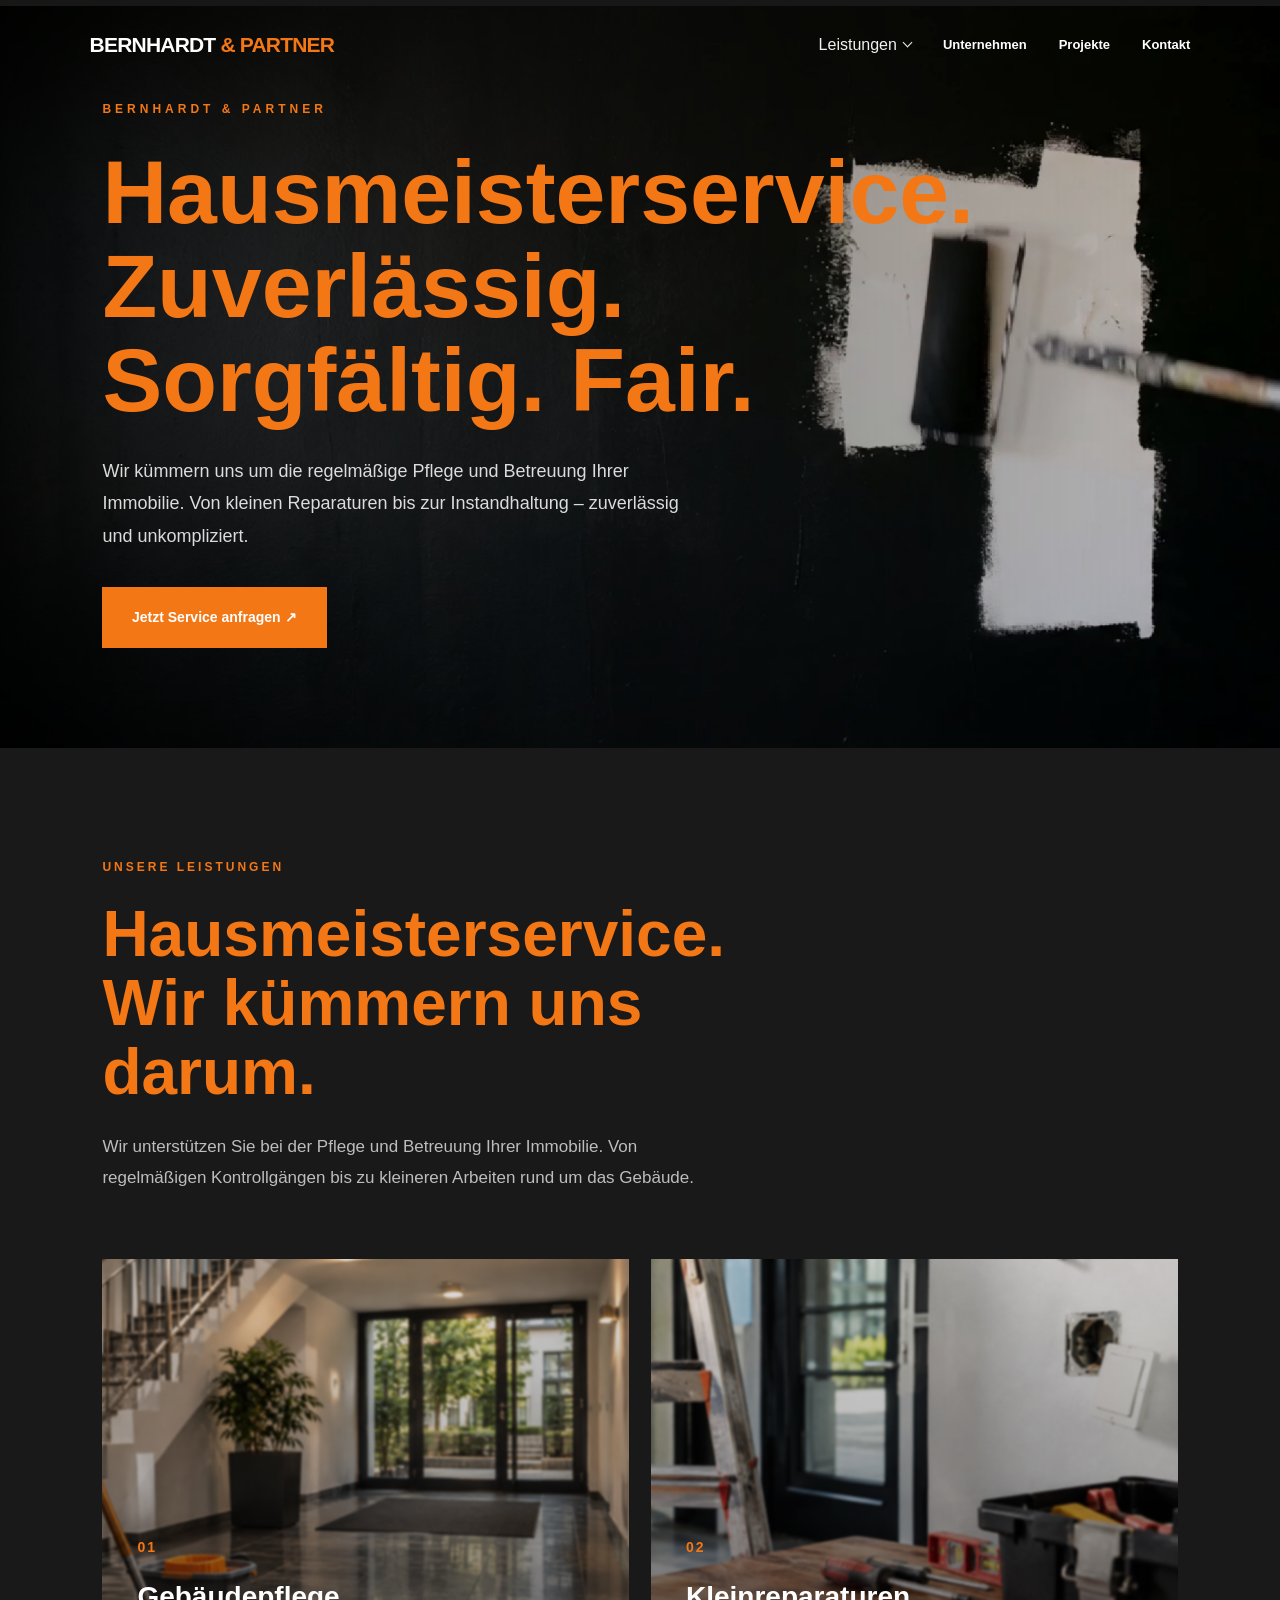
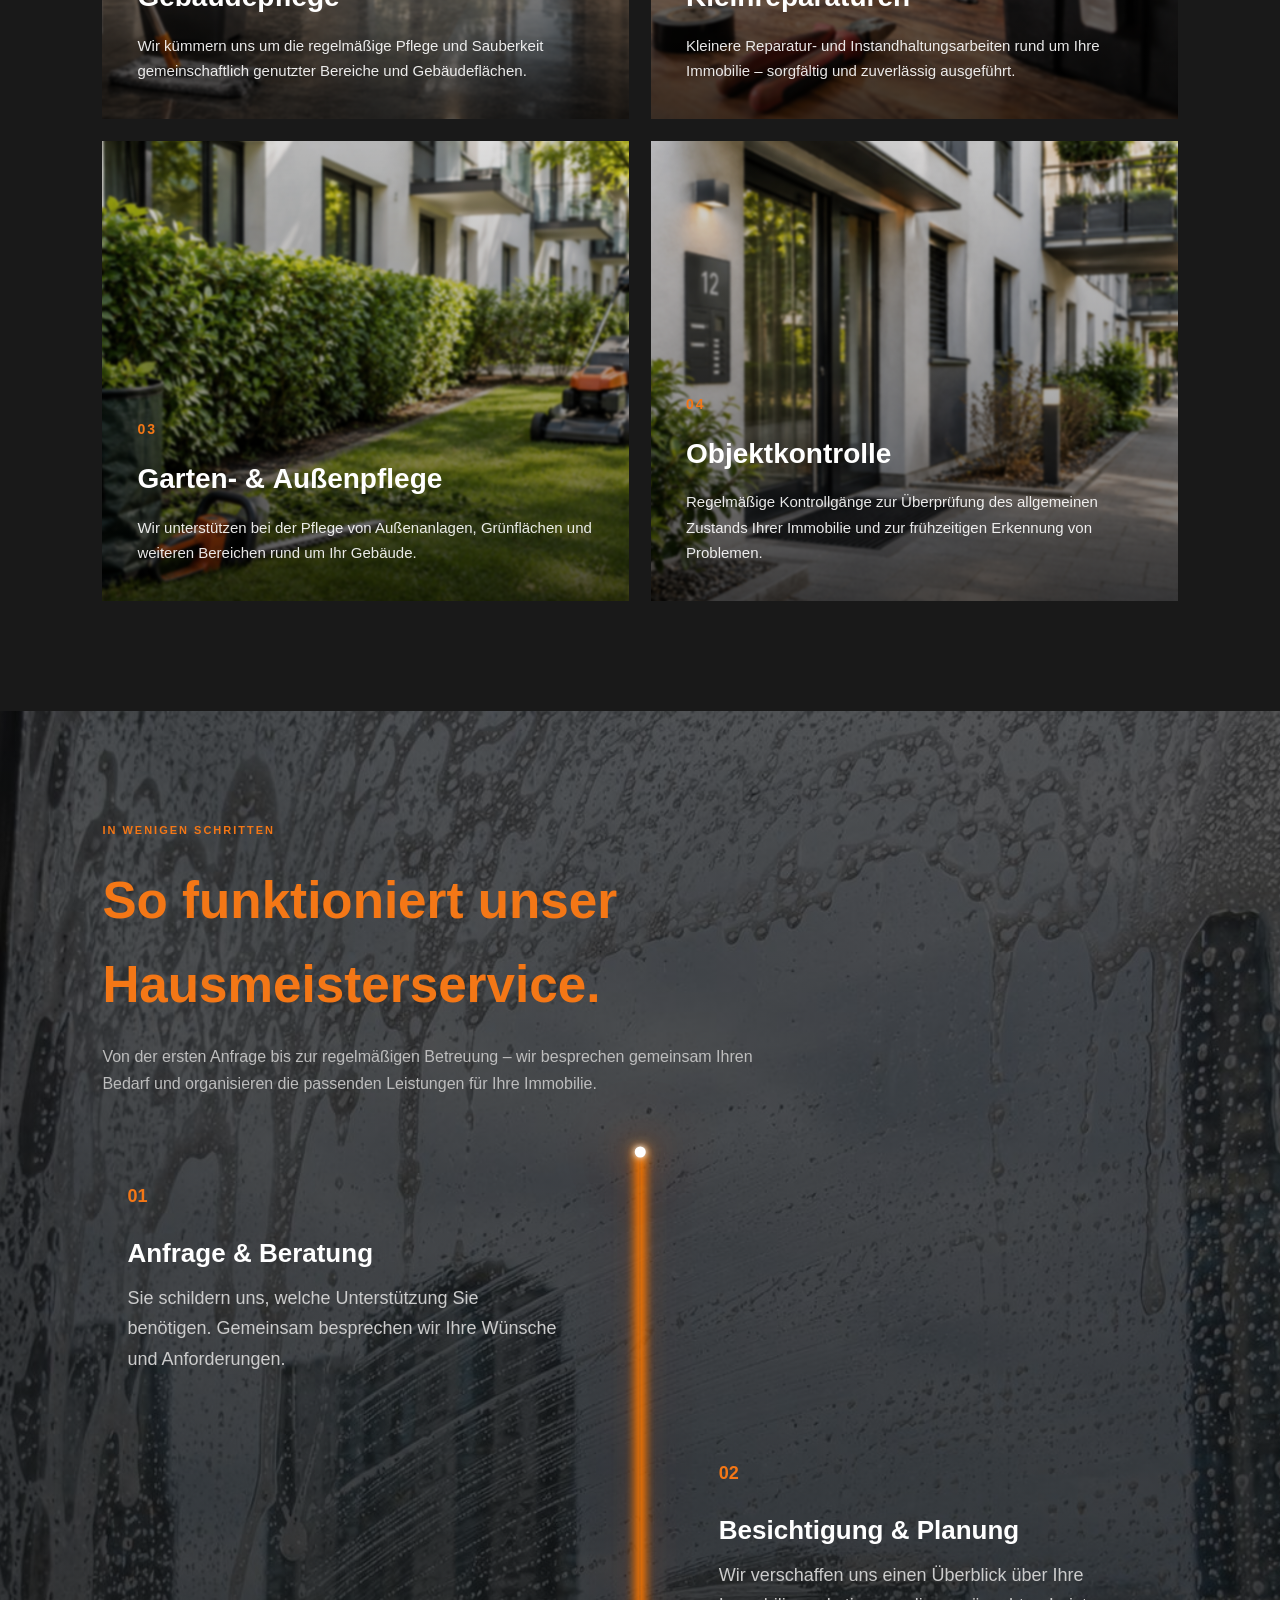
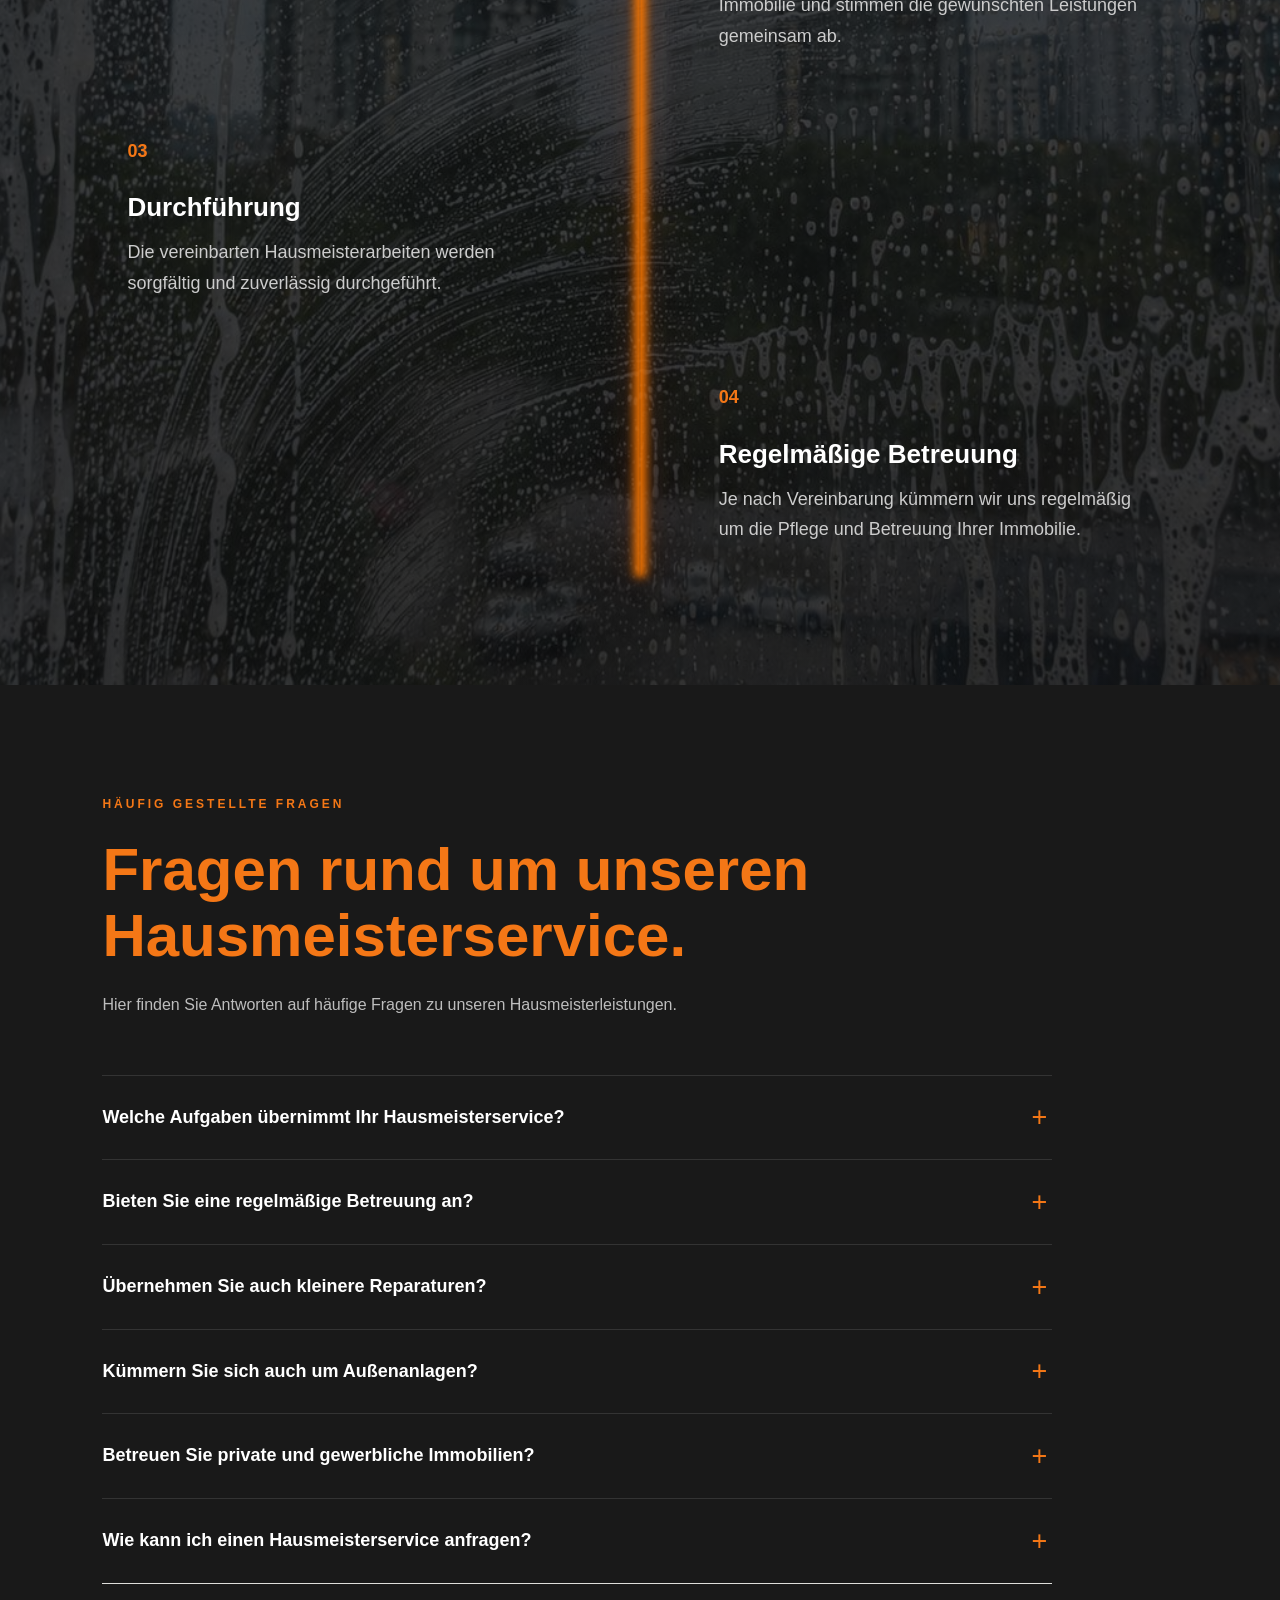
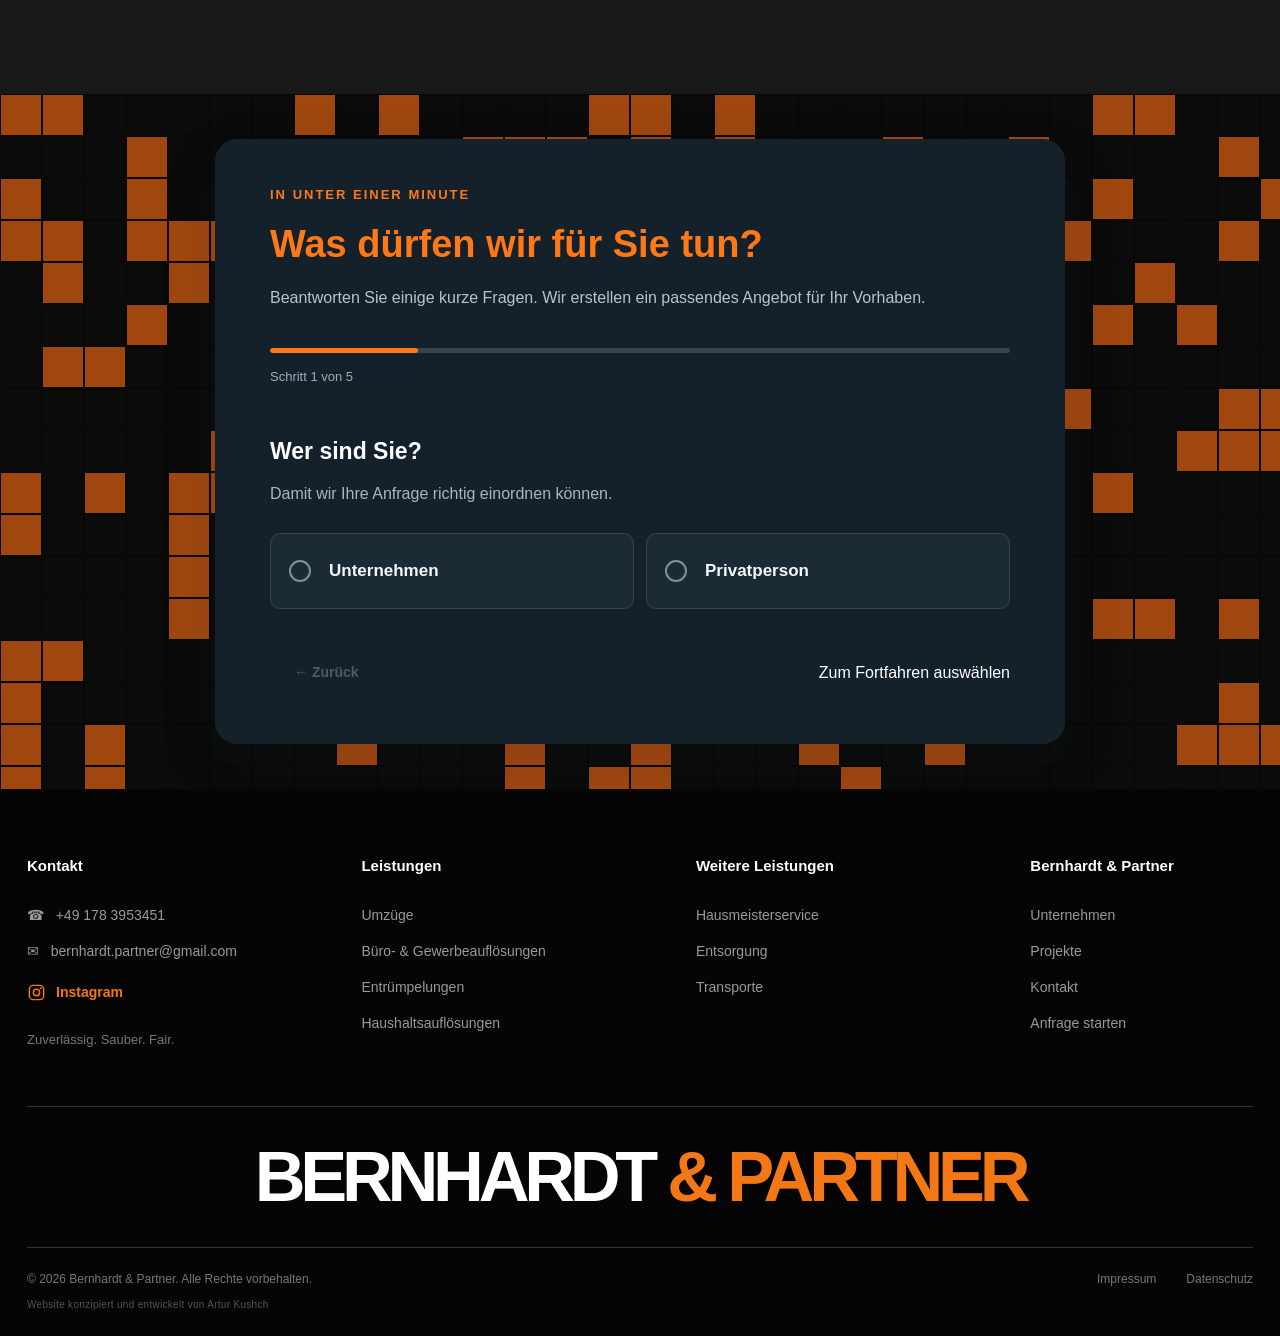
<file: hausmeisterservice.html>
<!DOCTYPE html>
<html lang="de">
<head>
    <meta charset="UTF-8">
    <meta name="viewport" content="width=device-width, initial-scale=1.0">
    <meta name="theme-color" content="#ffffff">

    <title>Hausmeisterservice &amp; Gebäudepflege | Bernhardt &amp; Partner</title>
    <meta name="description" content="Hausmeisterservice mit Gebäudepflege, Außenpflege, Objektkontrolle und kleineren Reparaturarbeiten für private und gewerbliche Immobilien.">
    <meta name="robots" content="index, follow, max-image-preview:large">
    <meta property="og:type" content="website">
    <meta property="og:locale" content="de_DE">
    <meta property="og:site_name" content="Bernhardt &amp; Partner">
    <meta property="og:title" content="Hausmeisterservice &amp; Gebäudepflege | Bernhardt &amp; Partner">
    <meta property="og:description" content="Zuverlässige Pflege, Betreuung und Objektkontrolle von Immobilien.">
    <meta property="og:image" content="images/imageshausmeisterserviceposter.jpg">
    <meta property="og:image:alt" content="Hausmeisterservice von Bernhardt &amp; Partner">
    <meta name="twitter:card" content="summary_large_image">
    <meta name="twitter:title" content="Hausmeisterservice &amp; Gebäudepflege | Bernhardt &amp; Partner">
    <meta name="twitter:description" content="Zuverlässige Pflege, Betreuung und Objektkontrolle von Immobilien.">
    <meta name="twitter:image" content="images/imageshausmeisterserviceposter.jpg">

    <link rel="stylesheet" href="style.css">
</head>

<body>

    <!-- HEADER -->
    <header class="header">

        <a href="index.html#start" class="logo">
            BERNHARDT <span>& PARTNER</span>
        </a>

        <nav class="navigation">
            <details class="nav-dropdown">
                <summary class="nav-dropdown-trigger">Leistungen <span class="dropdown-arrow"></span></summary>
                <div class="mega-menu">
                    <div class="mega-menu-left">
                        <p class="mega-menu-label">UNSERE LEISTUNGEN</p>
                        <a href="umzuge.html" class="mega-menu-item"><span class="mega-menu-number">01</span><div><h3>Umzüge</h3><p>Privat- und Gewerbeumzüge</p></div><span class="mega-menu-arrow">↗</span></a>
                        <a href="bueroaufloesungen.html" class="mega-menu-item"><span class="mega-menu-number">02</span><div><h3>Büro- & Gewerbeauflösungen</h3><p>Räumung und Verwertung</p></div><span class="mega-menu-arrow">↗</span></a>
                        <a href="entruempelungen.html" class="mega-menu-item"><span class="mega-menu-number">03</span><div><h3>Entrümpelungen</h3><p>Wir schaffen Platz</p></div><span class="mega-menu-arrow">↗</span></a>
                        <a href="haushaltsaufloesungen.html" class="mega-menu-item"><span class="mega-menu-number">04</span><div><h3>Haushaltsauflösungen</h3><p>Komplette Haushaltsräumungen</p></div><span class="mega-menu-arrow">↗</span></a>
                        <a href="hausmeisterservice.html" class="mega-menu-item"><span class="mega-menu-number">05</span><div><h3>Hausmeisterservice</h3><p>Pflege und Betreuung</p></div><span class="mega-menu-arrow">↗</span></a>
                        <a href="entsorgung.html" class="mega-menu-item"><span class="mega-menu-number">06</span><div><h3>Entsorgung</h3><p>Fachgerechte Entsorgung</p></div><span class="mega-menu-arrow">↗</span></a>
                        <a href="transporte.html" class="mega-menu-item"><span class="mega-menu-number">07</span><div><h3>Transporte</h3><p>Flexible Transportlösungen</p></div><span class="mega-menu-arrow">↗</span></a>
                    </div>
                    <div class="mega-menu-right">
                        <div class="mega-menu-feature">
                            <p>BERNHARDT & PARTNER</p>
                            <h2>Alles aus einer Hand.<span>Zuverlässig umgesetzt.</span></h2>
                            <a href="index.html#leistungen">Alle Leistungen entdecken ↗</a>
                        </div>
                    </div>
                </div>
            </details>
            <a href="index.html#unternehmen">Unternehmen</a>
            <a href="index.html#projekte">Projekte</a>
            <a href="index.html#kontakt">Kontakt</a>
        </nav>

    </header>

    <!-- CONTENT -->
    
<main>

 <!-- HAUSMEISTERSERVICE HERO -->
<section class="service-hero hausmeisterservice-hero">

    <div class="service-hero-background">
    <video autoplay muted loop playsinline preload="metadata"
         poster="images/imageshausmeisterserviceposter.jpg">
        <source src="images/hausmeisterservice.mp4" type="video/mp4">
    </video>
</div>

    <div class="service-hero-content">

        <p class="eyebrow">BERNHARDT & PARTNER</p>

        <h1>
            Hausmeisterservice.
            <span>Zuverlässig. Sorgfältig. Fair.</span>
        </h1>

        <p class="service-hero-description">
            Wir kümmern uns um die regelmäßige Pflege und Betreuung
            Ihrer Immobilie. Von kleinen Reparaturen bis zur
            Instandhaltung – zuverlässig und unkompliziert.
        </p>

        <a href="#anfrage" class="button">
            Jetzt Service anfragen ↗
        </a>

    </div>

</section>

<!-- UNSER HAUSMEISTERSERVICE -->
<section class="moving-services">

    <div class="moving-services-heading">
        <p class="eyebrow">UNSERE LEISTUNGEN</p>

        <h2>
            Hausmeisterservice.
            <span>Wir kümmern uns darum.</span>
        </h2>

        <p>
            Wir unterstützen Sie bei der Pflege und Betreuung
            Ihrer Immobilie. Von regelmäßigen Kontrollgängen
            bis zu kleineren Arbeiten rund um das Gebäude.
        </p>
    </div>

    <div class="moving-services-grid">

        <article class="moving-service-card">

            <span class="moving-number">01</span>
<img
    src="images/gebaeudepflege.png"
    alt="Gepflegte Gemeinschaftsbereiche einer Immobilie"
>
            <h3>Gebäudepflege</h3>

            <p>
                Wir kümmern uns um die regelmäßige Pflege
                und Sauberkeit gemeinschaftlich genutzter
                Bereiche und Gebäudeflächen.
            </p>
        </article>

        <article class="moving-service-card">

            <span class="moving-number">02</span>
<img src="images/kleinreparaturen.png" alt="Werkzeuge für kleinere Reparaturarbeiten">
            <h3>Kleinreparaturen</h3>

            <p>
                Kleinere Reparatur- und Instandhaltungsarbeiten
                rund um Ihre Immobilie – sorgfältig und
                zuverlässig ausgeführt.
            </p>
        </article>

        <article class="moving-service-card">

            <span class="moving-number">03</span>
<img src="images/garten-aussenpflege.png" alt="Gepflegte Außenanlagen und Grünflächen">
            <h3>Garten- & Außenpflege</h3>

            <p>
                Wir unterstützen bei der Pflege von Außenanlagen,
                Grünflächen und weiteren Bereichen rund um
                Ihr Gebäude.
            </p>
        </article>

        <article class="moving-service-card">

            <span class="moving-number">04</span>
<img src="images/objektkontrolle.png" alt="Außenbereich einer kontrollierten Immobilie">
            <h3>Objektkontrolle</h3>

            <p>
                Regelmäßige Kontrollgänge zur Überprüfung
                des allgemeinen Zustands Ihrer Immobilie
                und zur frühzeitigen Erkennung von Problemen.
            </p>
        </article>

    </div>

</section>

<!-- FAQ -->

<!-- ABLAUF HAUSMEISTERSERVICE -->
<section class="moving-process hausmeisterservice-process">

    <div class="moving-process-heading">
        <p class="eyebrow">IN WENIGEN SCHRITTEN</p>

        <h2>
            So funktioniert unser
            <span>Hausmeisterservice.</span>
        </h2>

        <p>
            Von der ersten Anfrage bis zur regelmäßigen Betreuung –
            wir besprechen gemeinsam Ihren Bedarf und organisieren
            die passenden Leistungen für Ihre Immobilie.
        </p>
    </div>

    <div class="moving-process-image">
        <img
          src="images/hausmeisterservice-ablauf.jpg"
            alt="Hausmeister bei der Pflege und Instandhaltung einer Immobilie"
        >
    </div>

    <div class="moving-process-grid">
<div class="kushch-line">

    <div class="kushch-line-progress"></div>

    <div class="kushch-line-dot"></div>

</div>
        <div class="process-card step-01">
            <span>01</span>
            <h3>Anfrage & Beratung</h3>
            <p>
                Sie schildern uns, welche Unterstützung
                Sie benötigen. Gemeinsam besprechen wir
                Ihre Wünsche und Anforderungen.
            </p>
        </div>

        <div class="process-card step-02">
            <span>02</span>
            <h3>Besichtigung & Planung</h3>
            <p>
                Wir verschaffen uns einen Überblick über
                Ihre Immobilie und stimmen die gewünschten
                Leistungen gemeinsam ab.
            </p>
        </div>

        <div class="process-card step-03">
            <span>03</span>
            <h3>Durchführung</h3>
            <p>
                Die vereinbarten Hausmeisterarbeiten
                werden sorgfältig und zuverlässig
                durchgeführt.
            </p>
        </div>

        <div class="process-card step-04">
            <span>04</span>
            <h3>Regelmäßige Betreuung</h3>
            <p>
                Je nach Vereinbarung kümmern wir uns
                regelmäßig um die Pflege und Betreuung
                Ihrer Immobilie.
            </p>
        </div>

    </div>

</section>

<!-- FAQ HAUSMEISTERSERVICE -->
<section class="faq-section">

    <div class="faq-heading">
        <p class="eyebrow">HÄUFIG GESTELLTE FRAGEN</p>

        <h2>
            Fragen rund um unseren
            <span>Hausmeisterservice.</span>
        </h2>

        <p>
            Hier finden Sie Antworten auf häufige Fragen
            zu unseren Hausmeisterleistungen.
        </p>
    </div>

    <div class="faq-list">

        <details class="faq-item">
            <summary>Welche Aufgaben übernimmt Ihr Hausmeisterservice?</summary>
            <p>
                Wir unterstützen Sie bei der Gebäudepflege,
                kleineren Reparaturen, der Pflege von Außenanlagen
                und regelmäßigen Objektkontrollen. Die Leistungen
                stimmen wir individuell mit Ihnen ab.
            </p>
        </details>

        <details class="faq-item">
            <summary>Bieten Sie eine regelmäßige Betreuung an?</summary>
            <p>
                Ja. Je nach Bedarf können regelmäßige Termine
                vereinbart werden, damit Ihre Immobilie gepflegt
                und betreut bleibt.
            </p>
        </details>

        <details class="faq-item">
            <summary>Übernehmen Sie auch kleinere Reparaturen?</summary>
            <p>
                Ja. Wir übernehmen kleinere Reparatur- und
                Instandhaltungsarbeiten im Rahmen unserer
                Möglichkeiten. Den konkreten Umfang besprechen
                wir vorab mit Ihnen.
            </p>
        </details>

        <details class="faq-item">
            <summary>Kümmern Sie sich auch um Außenanlagen?</summary>
            <p>
                Ja. Dazu können beispielsweise einfache Pflegearbeiten
                rund um das Gebäude und die Betreuung von Außenbereichen
                gehören.
            </p>
        </details>

        <details class="faq-item">
            <summary>Betreuen Sie private und gewerbliche Immobilien?</summary>
            <p>
                Wir können sowohl private als auch gewerbliche
                Immobilien betreuen. Welche Leistungen benötigt
                werden, klären wir gemeinsam in einem persönlichen
                Gespräch.
            </p>
        </details>

        <details class="faq-item">
            <summary>Wie kann ich einen Hausmeisterservice anfragen?</summary>
            <p>
                Sie erreichen uns telefonisch unter
                +49 178 3953451 oder über unser Anfrageformular.
                Wir besprechen Ihren Bedarf und die möglichen
                Leistungen.
            </p>
        </details>

    </div>

</section>
<!-- MULTI STEP REQUEST FORM -->
<section class="request" id="anfrage">

    <div class="request-wizard">

        <div class="wizard-header">
            <p class="eyebrow">In unter einer Minute</p>

            <h2>
                Was dürfen wir
                <span>für Sie tun?</span>
            </h2>

            <p class="wizard-description">
                Beantworten Sie einige kurze Fragen.
                Wir erstellen ein passendes Angebot für Ihr Vorhaben.
            </p>
        </div>

        <div class="wizard-progress">
            <div class="progress-track">
                <div class="progress-fill" id="progressFill"></div>
            </div>
            <p id="stepCounter">Schritt 1 von 5</p>
        </div>

        <form id="projectForm">

            <!-- STEP 1 -->
            <div class="wizard-step active" data-step="1">
                <h3>Wer sind Sie?</h3>
                <p class="step-description">Damit wir Ihre Anfrage richtig einordnen können.</p>

                <div class="wizard-options two-columns">
                    <button type="button" class="wizard-option" data-value="Unternehmen">
                        <span class="option-indicator"></span>
                        <span>Unternehmen</span>
                    </button>

                    <button type="button" class="wizard-option" data-value="Privatperson">
                        <span class="option-indicator"></span>
                        <span>Privatperson</span>
                    </button>
                </div>
            </div>

            <!-- STEP 2 -->
            <div class="wizard-step" data-step="2">
                <h3>Wobei dürfen wir Sie unterstützen?</h3>
                <p class="step-description">Wählen Sie die passende Leistung aus.</p>

                <div class="wizard-options two-columns">
                    <button type="button" class="wizard-option" data-value="Umzüge">
                        <span class="option-indicator"></span>
                        <span>Umzüge</span>
                    </button>

                    <button type="button" class="wizard-option" data-value="Büro- & Gewerbeauflösungen">
                        <span class="option-indicator"></span>
                        <span>Büro- & Gewerbeauflösungen</span>
                    </button>

                    <button type="button" class="wizard-option" data-value="Entrümpelungen">
                        <span class="option-indicator"></span>
                        <span>Entrümpelungen</span>
                    </button>

                    <button type="button" class="wizard-option" data-value="Haushaltsauflösungen">
                        <span class="option-indicator"></span>
                        <span>Haushaltsauflösungen</span>
                    </button>

                    <button type="button" class="wizard-option" data-value="Hausmeisterservice">
                        <span class="option-indicator"></span>
                        <span>Hausmeisterservice</span>
                    </button>

                    <button type="button" class="wizard-option" data-value="Entsorgung">
                        <span class="option-indicator"></span>
                        <span>Entsorgung</span>
                    </button>

                    <button type="button" class="wizard-option" data-value="Transporte & Kleintransporte">
                        <span class="option-indicator"></span>
                        <span>Transporte & Kleintransporte</span>
                    </button>

                    <button type="button" class="wizard-option" data-value="Sonstiges">
                        <span class="option-indicator"></span>
                        <span>Sonstiges</span>
                    </button>
                </div>
            </div>

            <!-- STEP 3 -->
            <div class="wizard-step" data-step="3">
                <h3>Wie umfangreich ist Ihr Vorhaben?</h3>
                <p class="step-description">Geben Sie uns eine ungefähre Einschätzung.</p>

                <div class="wizard-options two-columns">
                    <button type="button" class="wizard-option" data-value="Kleines Vorhaben">
                        <span class="option-indicator"></span>
                        <span>Kleines Vorhaben</span>
                    </button>

                    <button type="button" class="wizard-option" data-value="Mittleres Vorhaben">
                        <span class="option-indicator"></span>
                        <span>Mittleres Vorhaben</span>
                    </button>

                    <button type="button" class="wizard-option" data-value="Großes Vorhaben">
                        <span class="option-indicator"></span>
                        <span>Großes Vorhaben</span>
                    </button>

                    <button type="button" class="wizard-option" data-value="Noch nicht sicher">
                        <span class="option-indicator"></span>
                        <span>Noch nicht sicher</span>
                    </button>
                </div>
            </div>

            <!-- STEP 4 -->
            <div class="wizard-step" data-step="4">
                <h3>Wann soll es losgehen?</h3>
                <p class="step-description">Wann möchten Sie Ihr Vorhaben umsetzen?</p>

                <div class="wizard-options two-columns">
                    <button type="button" class="wizard-option" data-value="So schnell wie möglich">
                        <span class="option-indicator"></span>
                        <span>So schnell wie möglich</span>
                    </button>

                    <button type="button" class="wizard-option" data-value="Innerhalb eines Monats">
                        <span class="option-indicator"></span>
                        <span>Innerhalb eines Monats</span>
                    </button>

                    <button type="button" class="wizard-option" data-value="In 1–3 Monaten">
                        <span class="option-indicator"></span>
                        <span>In 1–3 Monaten</span>
                    </button>

                    <button type="button" class="wizard-option" data-value="Noch nicht festgelegt">
                        <span class="option-indicator"></span>
                        <span>Noch nicht festgelegt</span>
                    </button>
                </div>
            </div>

            <!-- STEP 5 -->
            <div class="wizard-step" data-step="5">
                <h3>Wohin dürfen wir uns melden?</h3>
                <p class="step-description">
                    Hinterlassen Sie Ihre Kontaktdaten.
                    Wir melden uns bei Ihnen.
                </p>

                <div class="wizard-contact-grid">
                    <input type="text" name="firstname" placeholder="Vorname *" required>
                    <input type="text" name="lastname" placeholder="Nachname *" required>
                    <input type="text" name="company" placeholder="Unternehmen (optional)">
                    <input type="email" name="email" placeholder="E-Mail *" required>
                    <input type="tel" name="phone" placeholder="Telefon (optional)">
                    <input type="text" name="city" placeholder="Stadt *" required>
                </div>

                <textarea name="message" placeholder="Ihre Nachricht (optional)" rows="4"></textarea>

                <div class="wizard-upload">
                    <label for="projectFile">Datei anhängen (optional)</label>
                    <input type="file" id="projectFile" name="attachment">
                </div>

                <label class="wizard-consent">
                    <input type="checkbox" name="privacy" required>
                    <span>
                        Ich akzeptiere die
                        <a href="#">Datenschutzerklärung</a>
                        und stimme der Verarbeitung meiner Daten
                        zur Bearbeitung meiner Anfrage zu.
                    </span>
                </label>

                <p class="wizard-required">* Pflichtfeld</p>
            </div>

            <!-- NAVIGATION -->
            <div class="wizard-navigation">
                <button type="button" id="prevStep" class="wizard-back" disabled>
                    ← Zurück
                </button>

                <span id="nextStepHint">
                    Zum Fortfahren auswählen
                </span>

                <button type="submit" id="submitForm" class="wizard-next" hidden>
                    Anfrage senden ↗
                </button>
            </div>

        </form>

        <!-- SUCCESS MESSAGE -->
        <div class="wizard-success" id="wizardSuccess" hidden>
            <div class="success-icon">✓</div>

            <h3>Vielen Dank, <span id="successName"></span>!</h3>

            <p>
                Wir haben Ihre Angaben erhalten und melden uns in Kürze
                mit einem passenden Vorschlag bei Ihnen.
            </p>

            <p class="success-contact">
                Bei Fragen erreichen Sie uns direkt:
            </p>

            <div class="success-links">
                <a href="mailto:bernhardt.partner@gmail.com">
                    bernhardt.partner@gmail.com
                </a>

                <a href="tel:+491783953451">
                    +49 178 3953451
                </a>
            </div>
        </div>

    </div>
</section>
</main>

<!-- NEW FOOTER -->
<footer class="footer-new">

    <div class="footer-main">

        <!-- CONTACT -->
        <div class="footer-column footer-contact-new">

            <h3>Kontakt</h3>

            <a href="tel:+491783953451">
                ☎ &nbsp; +49 178 3953451
            </a>

            <a href="mailto:bernhardt.partner@gmail.com">
                ✉ &nbsp; bernhardt.partner@gmail.com
            </a>
<a href="https://www.instagram.com/bernhardundpartner/"
   target="_blank"
   rel="noopener noreferrer"
   class="footer-social">

    <svg viewBox="0 0 24 24" aria-hidden="true">
        <rect x="3" y="3" width="18" height="18" rx="5"
              fill="none" stroke="currentColor" stroke-width="1.8"/>
        <circle cx="12" cy="12" r="4"
                fill="none" stroke="currentColor" stroke-width="1.8"/>
        <circle cx="17.5" cy="6.5" r="1.2" fill="currentColor"/>
    </svg>

    Instagram
</a>
            <p>Zuverlässig. Sauber. Fair.</p>

        </div>

        <!-- SERVICES -->
        <div class="footer-column">

            <h3>Leistungen</h3>

            <a href="umzuge.html">Umzüge</a>
            <a href="bueroaufloesungen.html">Büro- & Gewerbeauflösungen</a>
            <a href="entruempelungen.html">Entrümpelungen</a>
            <a href="haushaltsaufloesungen.html">Haushaltsauflösungen</a>

        </div>

        <!-- MORE SERVICES -->
        <div class="footer-column">

            <h3>Weitere Leistungen</h3>

            <a href="hausmeisterservice.html">Hausmeisterservice</a>
            <a href="entsorgung.html">Entsorgung</a>
            <a href="transporte.html">Transporte</a>

        </div>

        <!-- COMPANY -->
        <div class="footer-column">

            <h3>Bernhardt & Partner</h3>

            <a href="index.html#unternehmen">Unternehmen</a>
            <a href="index.html#projekte">Projekte</a>
            <a href="index.html#kontakt">Kontakt</a>
            <a href="index.html#anfrage">Anfrage starten</a>

        </div>

    </div>

    <!-- HUGE LOGO -->
    <div class="footer-big-logo">
        BERNHARDT <span>& PARTNER</span>
    </div>

    <!-- BOTTOM -->
    <div class="footer-bottom-new">

        <p>© 2026 Bernhardt & Partner. Alle Rechte vorbehalten.</p>

        <div>
            <a href="#">Impressum</a>
            <a href="#">Datenschutz</a>
        </div>

    </div>
<a href="mailto:arthurkushch@gmail.com" class="footer-credit">
    Website konzipiert und entwickelt von Artur Kushch
</a>
</footer>

<script src="script.js"></script>

</body>
</html>
</file>
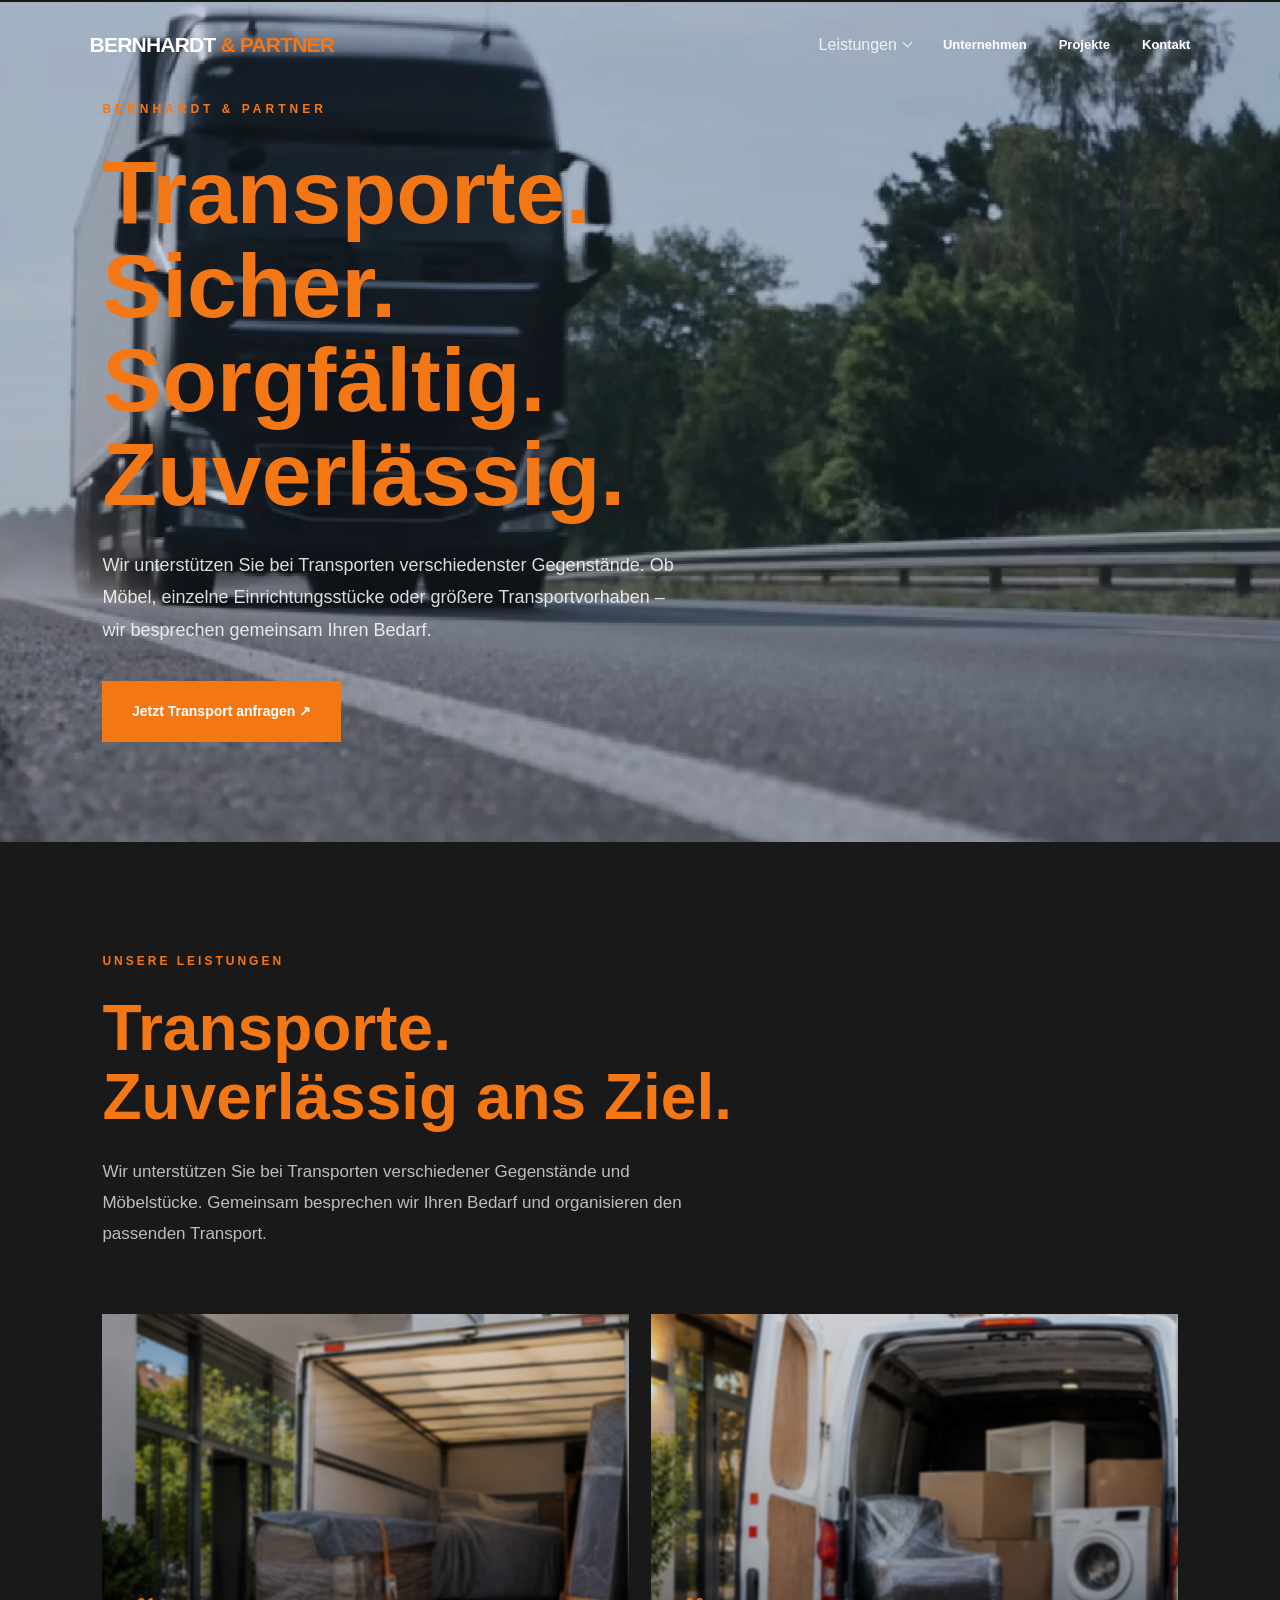
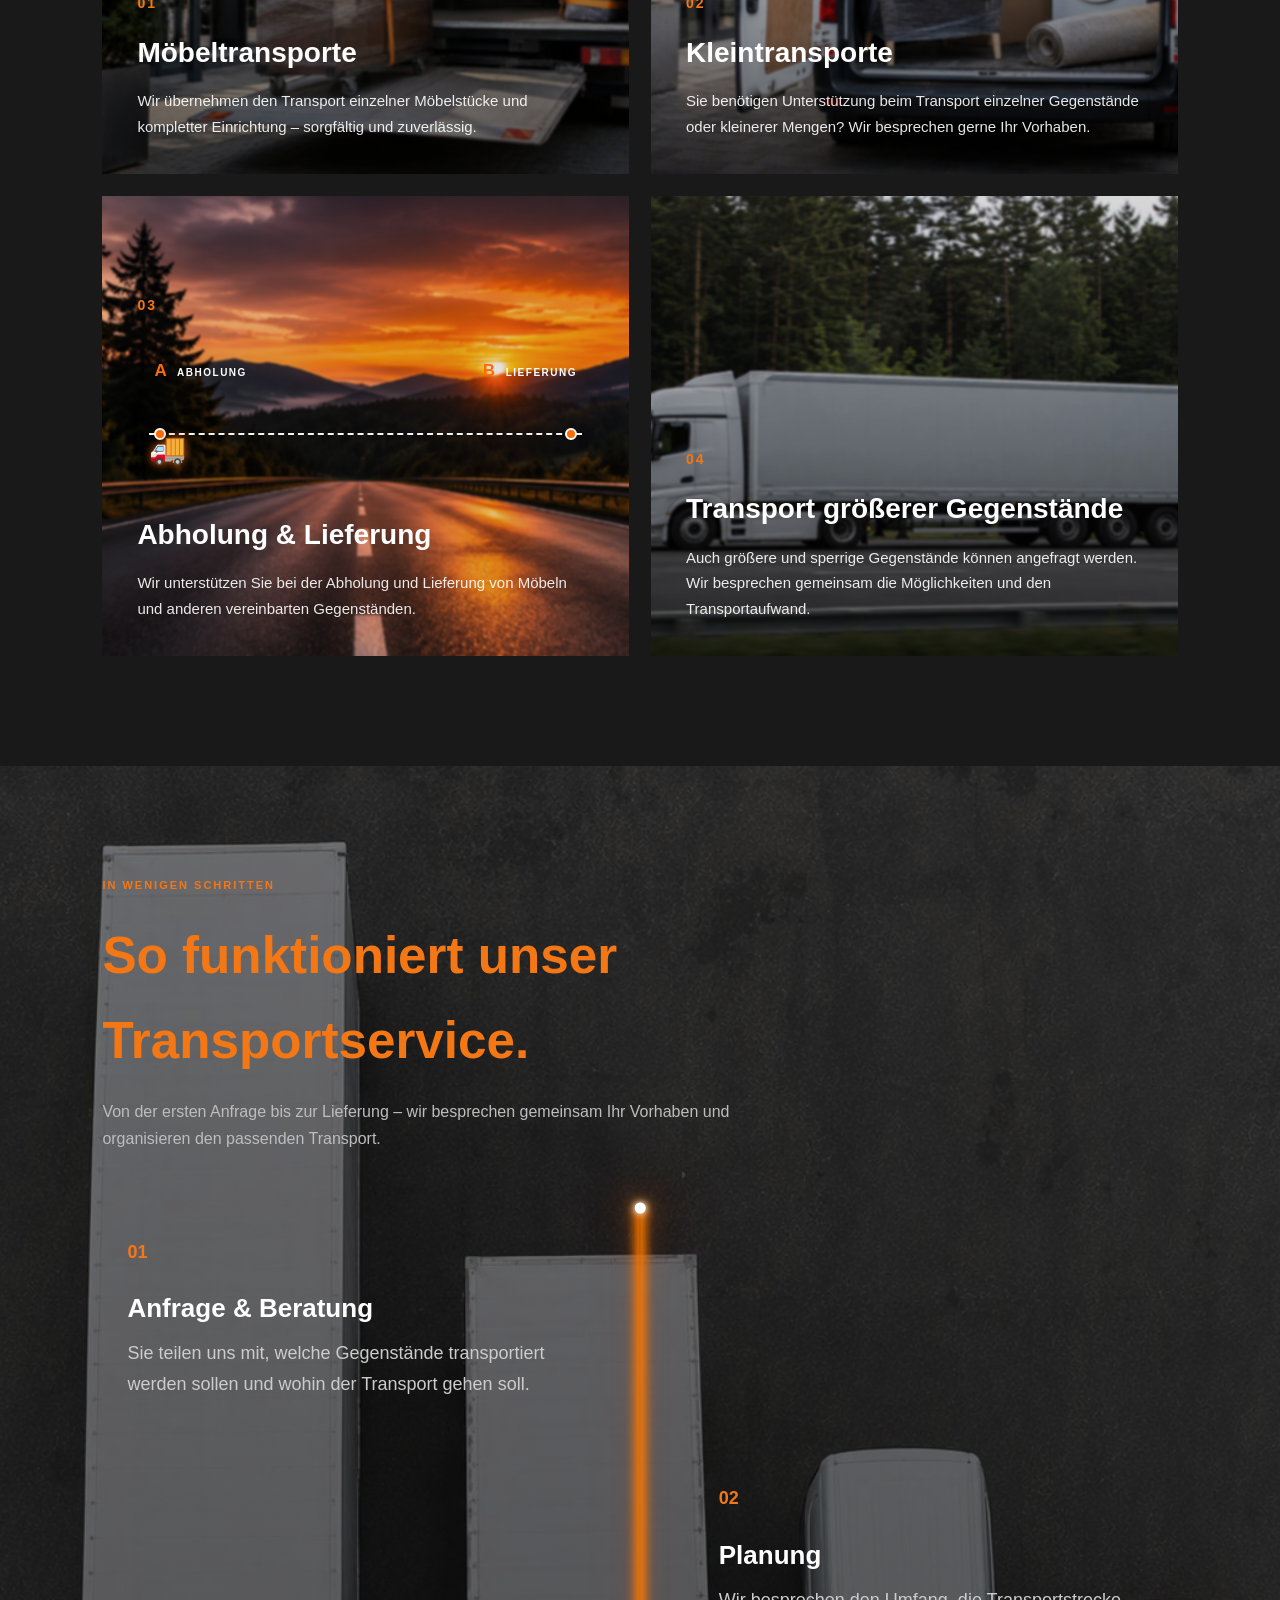
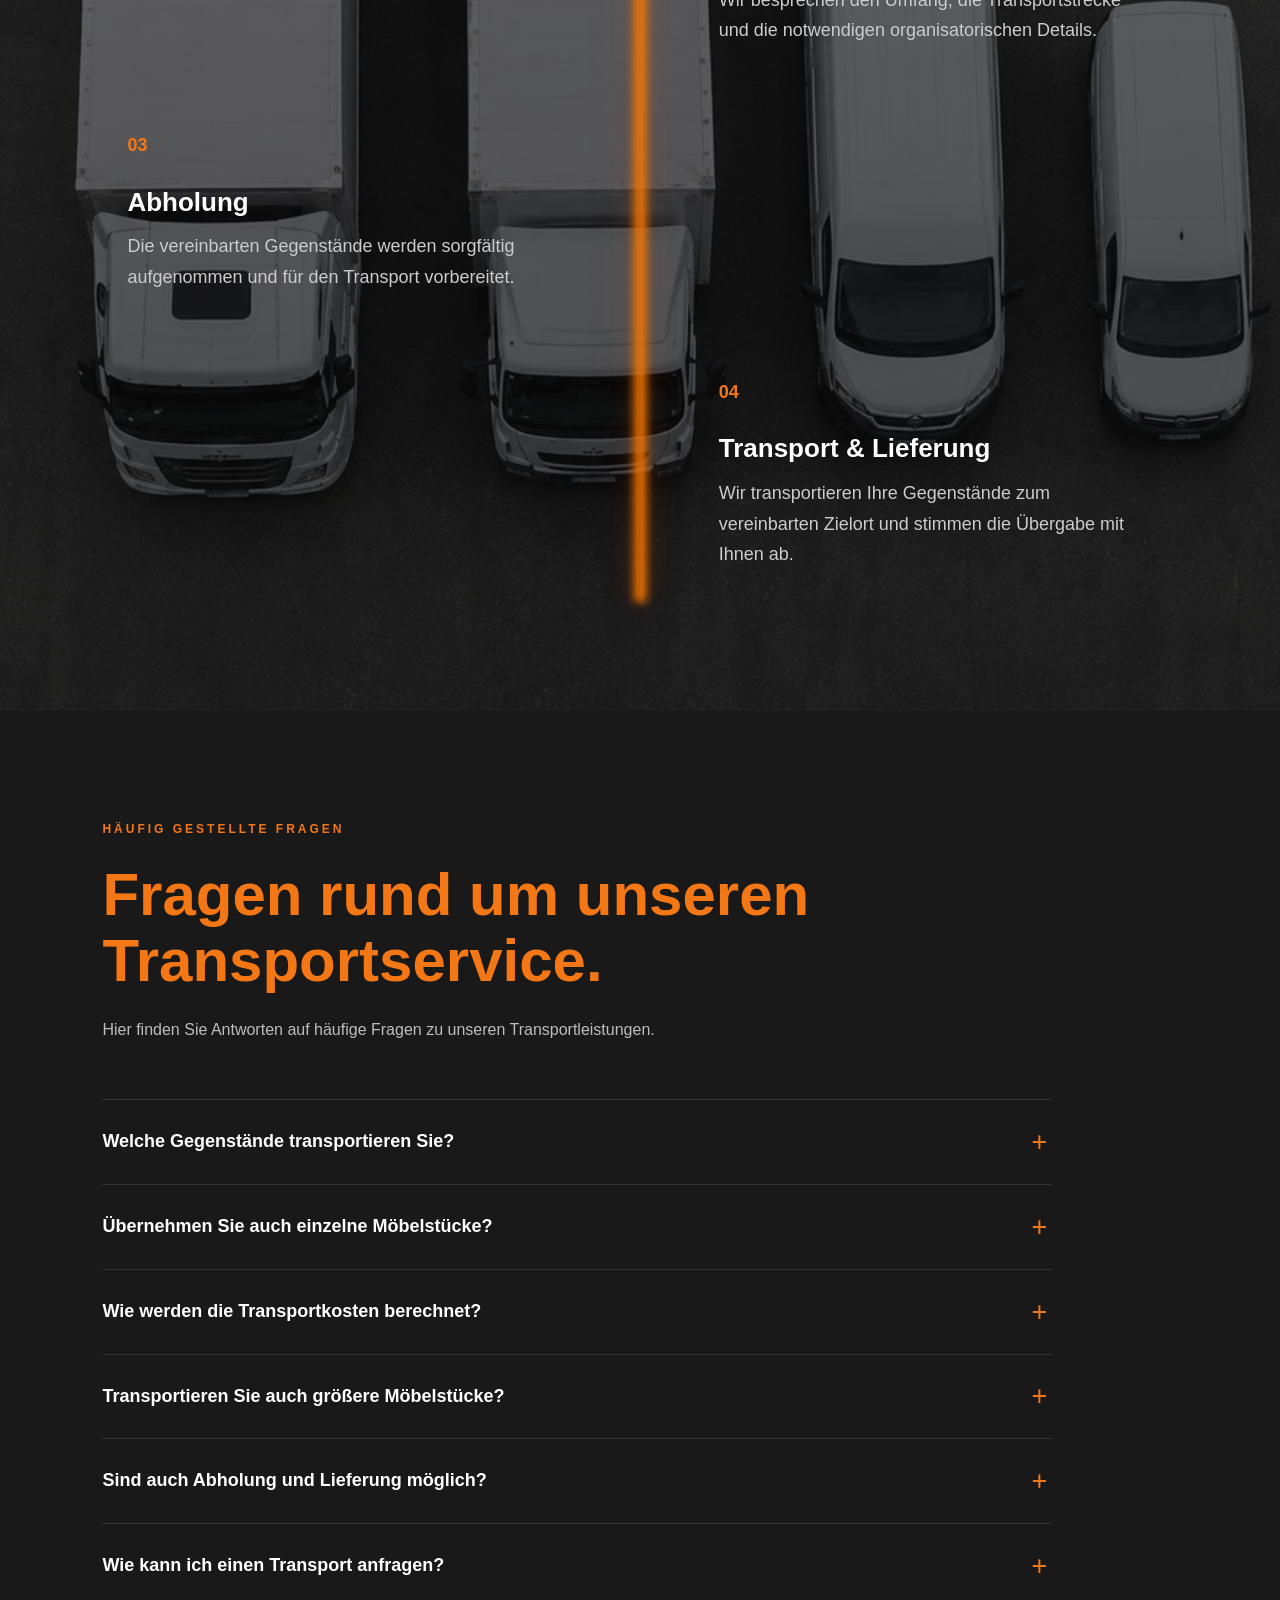
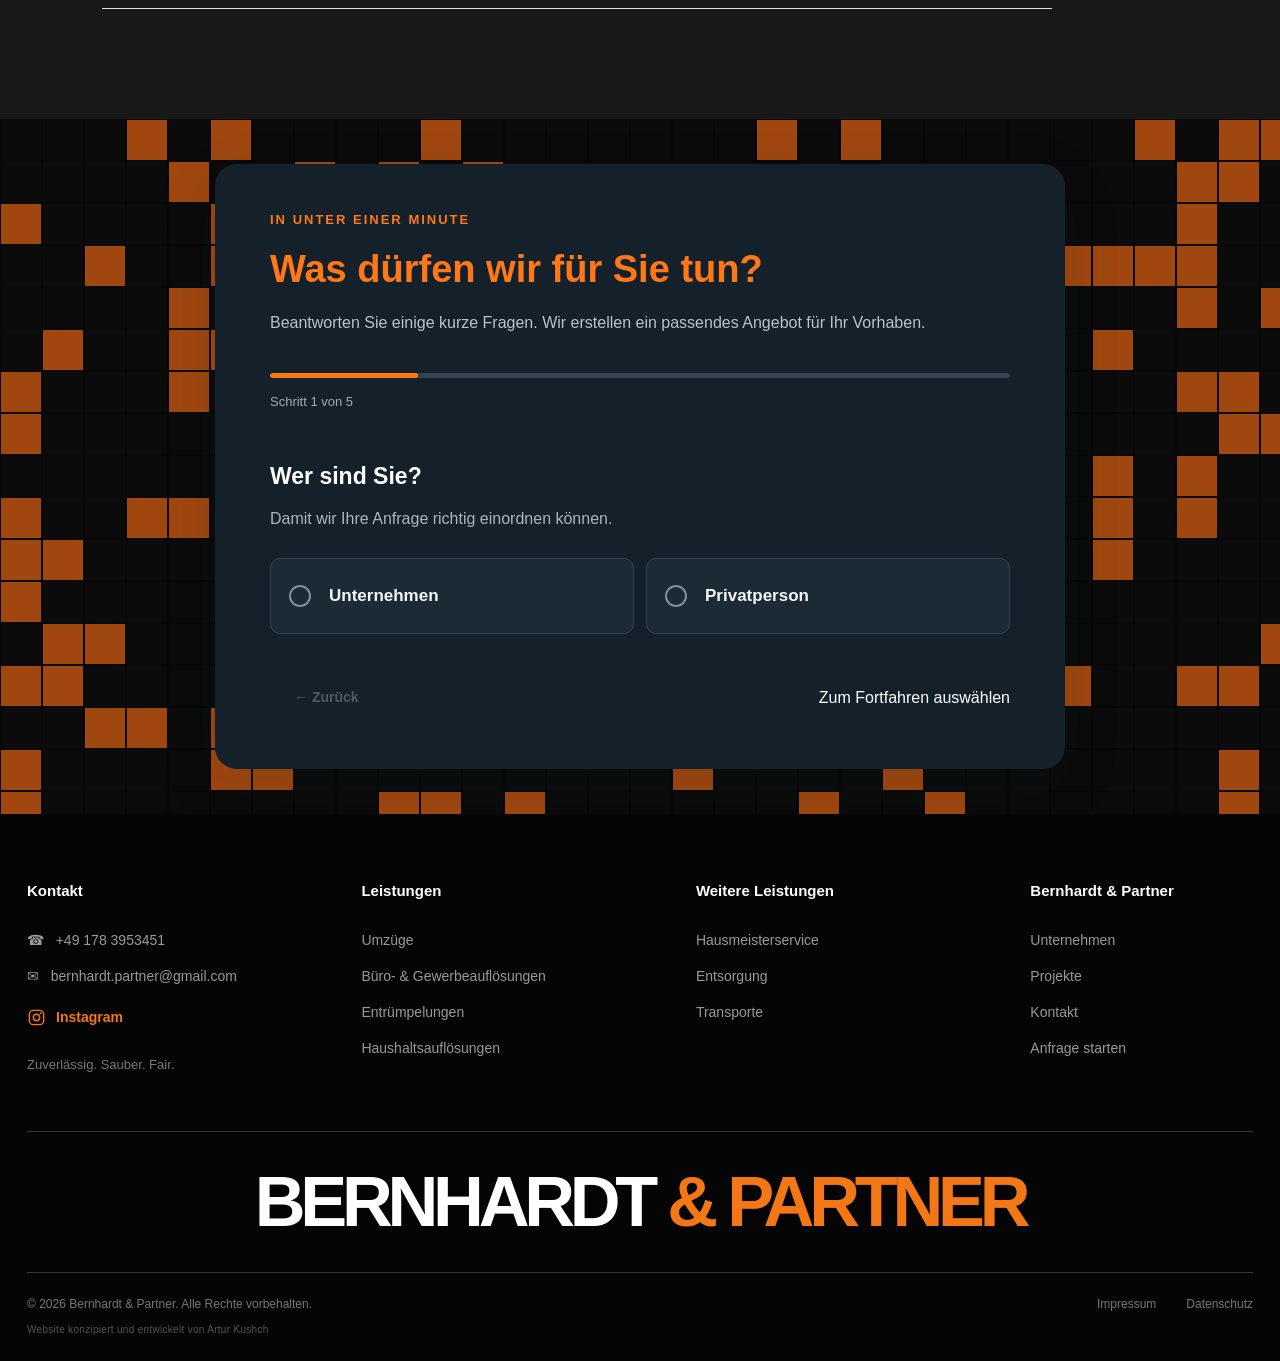
<file: transporte.html>
<!DOCTYPE html>
<html lang="de">
<head>
    <meta charset="UTF-8">
    <meta name="viewport" content="width=device-width, initial-scale=1.0">
    <meta name="theme-color" content="#ffffff">

    <title>Möbeltransport &amp; Kleintransport | Bernhardt &amp; Partner</title>
    <meta name="description" content="Zuverlässige Möbeltransporte, Kleintransporte, Abholung und Lieferung von Einzelstücken oder sperrigen Gegenständen.">
    <meta name="robots" content="index, follow, max-image-preview:large">
    <meta property="og:type" content="website">
    <meta property="og:locale" content="de_DE">
    <meta property="og:site_name" content="Bernhardt &amp; Partner">
    <meta property="og:title" content="Möbeltransport &amp; Kleintransport | Bernhardt &amp; Partner">
    <meta property="og:description" content="Sichere Abholung, Transport und Lieferung von Möbeln und Gegenständen.">
    <meta property="og:image" content="images/transportheroposter.jpg">
    <meta property="og:image:alt" content="Möbeltransport und Kleintransport">
    <meta name="twitter:card" content="summary_large_image">
    <meta name="twitter:title" content="Möbeltransport &amp; Kleintransport | Bernhardt &amp; Partner">
    <meta name="twitter:description" content="Sichere Abholung, Transport und Lieferung von Möbeln und Gegenständen.">
    <meta name="twitter:image" content="images/transportheroposter.jpg">

    <link rel="stylesheet" href="style.css">
</head>

<body>

    <!-- HEADER -->
    <header class="header">

        <a href="index.html#start" class="logo">
            BERNHARDT <span>& PARTNER</span>
        </a>

        <nav class="navigation">
            <details class="nav-dropdown">
                <summary class="nav-dropdown-trigger">Leistungen <span class="dropdown-arrow"></span></summary>
                <div class="mega-menu">
                    <div class="mega-menu-left">
                        <p class="mega-menu-label">UNSERE LEISTUNGEN</p>
                        <a href="umzuge.html" class="mega-menu-item"><span class="mega-menu-number">01</span><div><h3>Umzüge</h3><p>Privat- und Gewerbeumzüge</p></div><span class="mega-menu-arrow">↗</span></a>
                        <a href="bueroaufloesungen.html" class="mega-menu-item"><span class="mega-menu-number">02</span><div><h3>Büro- & Gewerbeauflösungen</h3><p>Räumung und Verwertung</p></div><span class="mega-menu-arrow">↗</span></a>
                        <a href="entruempelungen.html" class="mega-menu-item"><span class="mega-menu-number">03</span><div><h3>Entrümpelungen</h3><p>Wir schaffen Platz</p></div><span class="mega-menu-arrow">↗</span></a>
                        <a href="haushaltsaufloesungen.html" class="mega-menu-item"><span class="mega-menu-number">04</span><div><h3>Haushaltsauflösungen</h3><p>Komplette Haushaltsräumungen</p></div><span class="mega-menu-arrow">↗</span></a>
                        <a href="hausmeisterservice.html" class="mega-menu-item"><span class="mega-menu-number">05</span><div><h3>Hausmeisterservice</h3><p>Pflege und Betreuung</p></div><span class="mega-menu-arrow">↗</span></a>
                        <a href="entsorgung.html" class="mega-menu-item"><span class="mega-menu-number">06</span><div><h3>Entsorgung</h3><p>Fachgerechte Entsorgung</p></div><span class="mega-menu-arrow">↗</span></a>
                        <a href="transporte.html" class="mega-menu-item"><span class="mega-menu-number">07</span><div><h3>Transporte</h3><p>Flexible Transportlösungen</p></div><span class="mega-menu-arrow">↗</span></a>
                    </div>
                    <div class="mega-menu-right">
                        <div class="mega-menu-feature">
                            <p>BERNHARDT & PARTNER</p>
                            <h2>Alles aus einer Hand.<span>Zuverlässig umgesetzt.</span></h2>
                            <a href="index.html#leistungen">Alle Leistungen entdecken ↗</a>
                        </div>
                    </div>
                </div>
            </details>
            <a href="index.html#unternehmen">Unternehmen</a>
            <a href="index.html#projekte">Projekte</a>
            <a href="index.html#kontakt">Kontakt</a>
        </nav>

    </header>

    <!-- CONTENT -->
    
<main>

 <!-- TRANSPORTE HERO -->
<section class="service-hero">

   <div class="service-hero-background">
    <video autoplay muted loop playsinline preload="metadata"
      poster="images/transportheroposter.jpg">
        <source src="images/transport-hero.mp4" type="video/mp4">
    </video>
</div>

    <div class="service-hero-content">

        <p class="eyebrow">BERNHARDT & PARTNER</p>

        <h1>
            Transporte.
            <span>Sicher. Sorgfältig. Zuverlässig.</span>
        </h1>

        <p class="service-hero-description">
            Wir unterstützen Sie bei Transporten verschiedenster
            Gegenstände. Ob Möbel, einzelne Einrichtungsstücke
            oder größere Transportvorhaben – wir besprechen
            gemeinsam Ihren Bedarf.
        </p>

        <a href="#anfrage" class="button">
            Jetzt Transport anfragen ↗
        </a>

    </div>

</section>

<!-- UNSERE TRANSPORTLEISTUNGEN -->
<section class="moving-services">

    <div class="moving-services-heading">
        <p class="eyebrow">UNSERE LEISTUNGEN</p>

        <h2>
            Transporte.
            <span>Zuverlässig ans Ziel.</span>
        </h2>

        <p>
            Wir unterstützen Sie bei Transporten verschiedener
            Gegenstände und Möbelstücke. Gemeinsam besprechen
            wir Ihren Bedarf und organisieren den passenden
            Transport.
        </p>
    </div>

    <div class="moving-services-grid">

        <article class="moving-service-card step-01">

            <span class="moving-number">01</span>
<img src="images/moebeltransporte.jpg" alt="Möbeltransporte">
<h3>Möbeltransporte</h3>
            <p>
                Wir übernehmen den Transport einzelner Möbelstücke
                und kompletter Einrichtung – sorgfältig und
                zuverlässig.
            </p>

        </article>

        <article class="moving-service-card step-02">

            <span class="moving-number">02</span>
<img src="images/kleintransporte.jpg" alt="Kleintransporte">
<h3>Kleintransporte</h3>
            <p>
                Sie benötigen Unterstützung beim Transport
                einzelner Gegenstände oder kleinerer Mengen?
                Wir besprechen gerne Ihr Vorhaben.
            </p>

        </article>

        <article class="moving-service-card step-03">

            <span class="moving-number">03</span>
            <img class="transport-route-background"
    src="images/transport-route-bg.png"
    alt=""
>
<div class="transport-route">


    <div class="transport-route-labels">
        <span><strong>A</strong> ABHOLUNG</span>
        <span><strong>B</strong> LIEFERUNG</span>
    </div>

    <div class="transport-route-track">

        <div class="transport-route-line"></div>

        <div class="transport-route-point start"></div>
        <div class="transport-route-point end"></div>

        <div class="transport-route-vehicle">🚚</div>

    </div>

</div>
<h3>Abholung & Lieferung</h3>
            <p>
                Wir unterstützen Sie bei der Abholung und
                Lieferung von Möbeln und anderen vereinbarten
                Gegenständen.
            </p>

        </article>

        <article class="moving-service-card step-04">

           <span class="moving-number">04</span>
<img src="images/transport-grosse-gegenstaende.jpg" alt="Transport größerer Gegenstände">
<h3>Transport größerer Gegenstände</h3>

            <p>
                Auch größere und sperrige Gegenstände können
                angefragt werden. Wir besprechen gemeinsam
                die Möglichkeiten und den Transportaufwand.
            </p>

        </article>

    </div>

</section>

<!-- FAQ -->

<!-- ABLAUF TRANSPORTE -->
<section class="moving-process transportservice-process">

    <div class="moving-process-heading">
        <p class="eyebrow">IN WENIGEN SCHRITTEN</p>

        <h2>
            So funktioniert unser
            <span>Transportservice.</span>
        </h2>

        <p>
            Von der ersten Anfrage bis zur Lieferung –
            wir besprechen gemeinsam Ihr Vorhaben und
            organisieren den passenden Transport.
        </p>
    </div>

    <div class="moving-process-image">
        <img
src="images/transportservice-ablauf.jpg"
            alt="Sorgfältiger Möbeltransport durch Bernhardt & Partner"
        >
    </div>

    <div class="moving-process-grid">
<div class="kushch-line">
    <div class="kushch-line-progress"></div>
    <div class="kushch-line-dot"></div>
</div>
        <div class="process-card">
            <span>01</span>
            <h3>Anfrage & Beratung</h3>
            <p>
                Sie teilen uns mit, welche Gegenstände
                transportiert werden sollen und wohin
                der Transport gehen soll.
            </p>
        </div>

        <div class="process-card">
            <span>02</span>
            <h3>Planung</h3>
            <p>
                Wir besprechen den Umfang, die
                Transportstrecke und die notwendigen
                organisatorischen Details.
            </p>
        </div>

        <div class="process-card">
            <span>03</span>
            <h3>Abholung</h3>
            <p>
                Die vereinbarten Gegenstände werden
                sorgfältig aufgenommen und für den
                Transport vorbereitet.
            </p>
        </div>

        <div class="process-card">
            <span>04</span>
            <h3>Transport & Lieferung</h3>
            <p>
                Wir transportieren Ihre Gegenstände
                zum vereinbarten Zielort und stimmen
                die Übergabe mit Ihnen ab.
            </p>
        </div>

    </div>

</section>
<!-- FAQ TRANSPORTE -->
<section class="faq-section">

    <div class="faq-heading">
        <p class="eyebrow">HÄUFIG GESTELLTE FRAGEN</p>

        <h2>
            Fragen rund um unseren
            <span>Transportservice.</span>
        </h2>

        <p>
            Hier finden Sie Antworten auf häufige Fragen
            zu unseren Transportleistungen.
        </p>
    </div>

    <div class="faq-list">

        <details class="faq-item">
            <summary>Welche Gegenstände transportieren Sie?</summary>
            <p>
                Wir unterstützen Sie beim Transport von Möbeln,
                Einrichtungsgegenständen und verschiedenen
                anderen Gegenständen. Den genauen Umfang
                besprechen wir individuell.
            </p>
        </details>

        <details class="faq-item">
            <summary>Übernehmen Sie auch einzelne Möbelstücke?</summary>
            <p>
                Ja. Sie können uns auch für den Transport
                einzelner Möbelstücke oder kleinerer Mengen
                kontaktieren.
            </p>
        </details>

        <details class="faq-item">
            <summary>Wie werden die Transportkosten berechnet?</summary>
            <p>
                Die Kosten hängen unter anderem von der
                Transportstrecke, der Menge und Größe der
                Gegenstände sowie dem Aufwand ab.
                Wir besprechen Ihr Vorhaben individuell.
            </p>
        </details>

        <details class="faq-item">
            <summary>Transportieren Sie auch größere Möbelstücke?</summary>
            <p>
                Auch größere und sperrige Gegenstände können
                angefragt werden. Wir besprechen vorab die
                Abmessungen und prüfen die Transportmöglichkeiten.
            </p>
        </details>

        <details class="faq-item">
            <summary>Sind auch Abholung und Lieferung möglich?</summary>
            <p>
                Ja. Abholung und Lieferung können im Rahmen
                des vereinbarten Transportauftrags organisiert
                werden. Die Einzelheiten stimmen wir vorher
                gemeinsam ab.
            </p>
        </details>

        <details class="faq-item">
            <summary>Wie kann ich einen Transport anfragen?</summary>
            <p>
                Sie erreichen uns telefonisch unter
                +49 178 3953451 oder über unser Anfrageformular.
                Gerne können Sie uns auch Fotos und Angaben
                zu den Gegenständen zusenden.
            </p>
        </details>

    </div>

</section>
<!-- MULTI STEP REQUEST FORM -->
<section class="request" id="anfrage">

    <div class="request-wizard">

        <div class="wizard-header">
            <p class="eyebrow">In unter einer Minute</p>

            <h2>
                Was dürfen wir
                <span>für Sie tun?</span>
            </h2>

            <p class="wizard-description">
                Beantworten Sie einige kurze Fragen.
                Wir erstellen ein passendes Angebot für Ihr Vorhaben.
            </p>
        </div>

        <div class="wizard-progress">
            <div class="progress-track">
                <div class="progress-fill" id="progressFill"></div>
            </div>
            <p id="stepCounter">Schritt 1 von 5</p>
        </div>

        <form id="projectForm">

            <!-- STEP 1 -->
            <div class="wizard-step active" data-step="1">
                <h3>Wer sind Sie?</h3>
                <p class="step-description">Damit wir Ihre Anfrage richtig einordnen können.</p>

                <div class="wizard-options two-columns">
                    <button type="button" class="wizard-option" data-value="Unternehmen">
                        <span class="option-indicator"></span>
                        <span>Unternehmen</span>
                    </button>

                    <button type="button" class="wizard-option" data-value="Privatperson">
                        <span class="option-indicator"></span>
                        <span>Privatperson</span>
                    </button>
                </div>
            </div>

            <!-- STEP 2 -->
            <div class="wizard-step" data-step="2">
                <h3>Wobei dürfen wir Sie unterstützen?</h3>
                <p class="step-description">Wählen Sie die passende Leistung aus.</p>

                <div class="wizard-options two-columns">
                    <button type="button" class="wizard-option" data-value="Umzüge">
                        <span class="option-indicator"></span>
                        <span>Umzüge</span>
                    </button>

                    <button type="button" class="wizard-option" data-value="Büro- & Gewerbeauflösungen">
                        <span class="option-indicator"></span>
                        <span>Büro- & Gewerbeauflösungen</span>
                    </button>

                    <button type="button" class="wizard-option" data-value="Entrümpelungen">
                        <span class="option-indicator"></span>
                        <span>Entrümpelungen</span>
                    </button>

                    <button type="button" class="wizard-option" data-value="Haushaltsauflösungen">
                        <span class="option-indicator"></span>
                        <span>Haushaltsauflösungen</span>
                    </button>

                    <button type="button" class="wizard-option" data-value="Hausmeisterservice">
                        <span class="option-indicator"></span>
                        <span>Hausmeisterservice</span>
                    </button>

                    <button type="button" class="wizard-option" data-value="Entsorgung">
                        <span class="option-indicator"></span>
                        <span>Entsorgung</span>
                    </button>

                    <button type="button" class="wizard-option" data-value="Transporte & Kleintransporte">
                        <span class="option-indicator"></span>
                        <span>Transporte & Kleintransporte</span>
                    </button>

                    <button type="button" class="wizard-option" data-value="Sonstiges">
                        <span class="option-indicator"></span>
                        <span>Sonstiges</span>
                    </button>
                </div>
            </div>

            <!-- STEP 3 -->
            <div class="wizard-step" data-step="3">
                <h3>Wie umfangreich ist Ihr Vorhaben?</h3>
                <p class="step-description">Geben Sie uns eine ungefähre Einschätzung.</p>

                <div class="wizard-options two-columns">
                    <button type="button" class="wizard-option" data-value="Kleines Vorhaben">
                        <span class="option-indicator"></span>
                        <span>Kleines Vorhaben</span>
                    </button>

                    <button type="button" class="wizard-option" data-value="Mittleres Vorhaben">
                        <span class="option-indicator"></span>
                        <span>Mittleres Vorhaben</span>
                    </button>

                    <button type="button" class="wizard-option" data-value="Großes Vorhaben">
                        <span class="option-indicator"></span>
                        <span>Großes Vorhaben</span>
                    </button>

                    <button type="button" class="wizard-option" data-value="Noch nicht sicher">
                        <span class="option-indicator"></span>
                        <span>Noch nicht sicher</span>
                    </button>
                </div>
            </div>

            <!-- STEP 4 -->
            <div class="wizard-step" data-step="4">
                <h3>Wann soll es losgehen?</h3>
                <p class="step-description">Wann möchten Sie Ihr Vorhaben umsetzen?</p>

                <div class="wizard-options two-columns">
                    <button type="button" class="wizard-option" data-value="So schnell wie möglich">
                        <span class="option-indicator"></span>
                        <span>So schnell wie möglich</span>
                    </button>

                    <button type="button" class="wizard-option" data-value="Innerhalb eines Monats">
                        <span class="option-indicator"></span>
                        <span>Innerhalb eines Monats</span>
                    </button>

                    <button type="button" class="wizard-option" data-value="In 1–3 Monaten">
                        <span class="option-indicator"></span>
                        <span>In 1–3 Monaten</span>
                    </button>

                    <button type="button" class="wizard-option" data-value="Noch nicht festgelegt">
                        <span class="option-indicator"></span>
                        <span>Noch nicht festgelegt</span>
                    </button>
                </div>
            </div>

            <!-- STEP 5 -->
            <div class="wizard-step" data-step="5">
                <h3>Wohin dürfen wir uns melden?</h3>
                <p class="step-description">
                    Hinterlassen Sie Ihre Kontaktdaten.
                    Wir melden uns bei Ihnen.
                </p>

                <div class="wizard-contact-grid">
                    <input type="text" name="firstname" placeholder="Vorname *" required>
                    <input type="text" name="lastname" placeholder="Nachname *" required>
                    <input type="text" name="company" placeholder="Unternehmen (optional)">
                    <input type="email" name="email" placeholder="E-Mail *" required>
                    <input type="tel" name="phone" placeholder="Telefon (optional)">
                    <input type="text" name="city" placeholder="Stadt *" required>
                </div>

                <textarea name="message" placeholder="Ihre Nachricht (optional)" rows="4"></textarea>

                <div class="wizard-upload">
                    <label for="projectFile">Datei anhängen (optional)</label>
                    <input type="file" id="projectFile" name="attachment">
                </div>

                <label class="wizard-consent">
                    <input type="checkbox" name="privacy" required>
                    <span>
                        Ich akzeptiere die
                        <a href="#">Datenschutzerklärung</a>
                        und stimme der Verarbeitung meiner Daten
                        zur Bearbeitung meiner Anfrage zu.
                    </span>
                </label>

                <p class="wizard-required">* Pflichtfeld</p>
            </div>

            <!-- NAVIGATION -->
            <div class="wizard-navigation">
                <button type="button" id="prevStep" class="wizard-back" disabled>
                    ← Zurück
                </button>

                <span id="nextStepHint">
                    Zum Fortfahren auswählen
                </span>

                <button type="submit" id="submitForm" class="wizard-next" hidden>
                    Anfrage senden ↗
                </button>
            </div>

        </form>

        <!-- SUCCESS MESSAGE -->
        <div class="wizard-success" id="wizardSuccess" hidden>
            <div class="success-icon">✓</div>

            <h3>Vielen Dank, <span id="successName"></span>!</h3>

            <p>
                Wir haben Ihre Angaben erhalten und melden uns in Kürze
                mit einem passenden Vorschlag bei Ihnen.
            </p>

            <p class="success-contact">
                Bei Fragen erreichen Sie uns direkt:
            </p>

            <div class="success-links">
                <a href="mailto:bernhardt.partner@gmail.com">
                    bernhardt.partner@gmail.com
                </a>

                <a href="tel:+491783953451">
                    +49 178 3953451
                </a>
            </div>
        </div>

    </div>
</section>
</main>

<!-- NEW FOOTER -->
<footer class="footer-new">

    <div class="footer-main">

        <!-- CONTACT -->
        <div class="footer-column footer-contact-new">

            <h3>Kontakt</h3>

            <a href="tel:+491783953451">
                ☎ &nbsp; +49 178 3953451
            </a>

            <a href="mailto:bernhardt.partner@gmail.com">
                ✉ &nbsp; bernhardt.partner@gmail.com
            </a>
<a href="https://www.instagram.com/bernhardundpartner/"
   target="_blank"
   rel="noopener noreferrer"
   class="footer-social">

    <svg viewBox="0 0 24 24" aria-hidden="true">
        <rect x="3" y="3" width="18" height="18" rx="5"
              fill="none" stroke="currentColor" stroke-width="1.8"/>
        <circle cx="12" cy="12" r="4"
                fill="none" stroke="currentColor" stroke-width="1.8"/>
        <circle cx="17.5" cy="6.5" r="1.2" fill="currentColor"/>
    </svg>

    Instagram
</a>
            <p>Zuverlässig. Sauber. Fair.</p>

        </div>

        <!-- SERVICES -->
        <div class="footer-column">

            <h3>Leistungen</h3>

            <a href="umzuge.html">Umzüge</a>
            <a href="bueroaufloesungen.html">Büro- & Gewerbeauflösungen</a>
            <a href="entruempelungen.html">Entrümpelungen</a>
            <a href="haushaltsaufloesungen.html">Haushaltsauflösungen</a>

        </div>

        <!-- MORE SERVICES -->
        <div class="footer-column">

            <h3>Weitere Leistungen</h3>

            <a href="hausmeisterservice.html">Hausmeisterservice</a>
            <a href="entsorgung.html">Entsorgung</a>
            <a href="transporte.html">Transporte</a>

        </div>

        <!-- COMPANY -->
        <div class="footer-column">

            <h3>Bernhardt & Partner</h3>

            <a href="index.html#unternehmen">Unternehmen</a>
            <a href="index.html#projekte">Projekte</a>
            <a href="index.html#kontakt">Kontakt</a>
            <a href="index.html#anfrage">Anfrage starten</a>

        </div>

    </div>

    <!-- HUGE LOGO -->
    <div class="footer-big-logo">
        BERNHARDT <span>& PARTNER</span>
    </div>

    <!-- BOTTOM -->
    <div class="footer-bottom-new">

        <p>© 2026 Bernhardt & Partner. Alle Rechte vorbehalten.</p>

        <div>
            <a href="#">Impressum</a>
            <a href="#">Datenschutz</a>
        </div>

    </div>
<a href="mailto:arthurkushch@gmail.com" class="footer-credit">
    Website konzipiert und entwickelt von Artur Kushch
</a>
</footer>

<script src="script.js"></script>

</body>
</html>
</file>
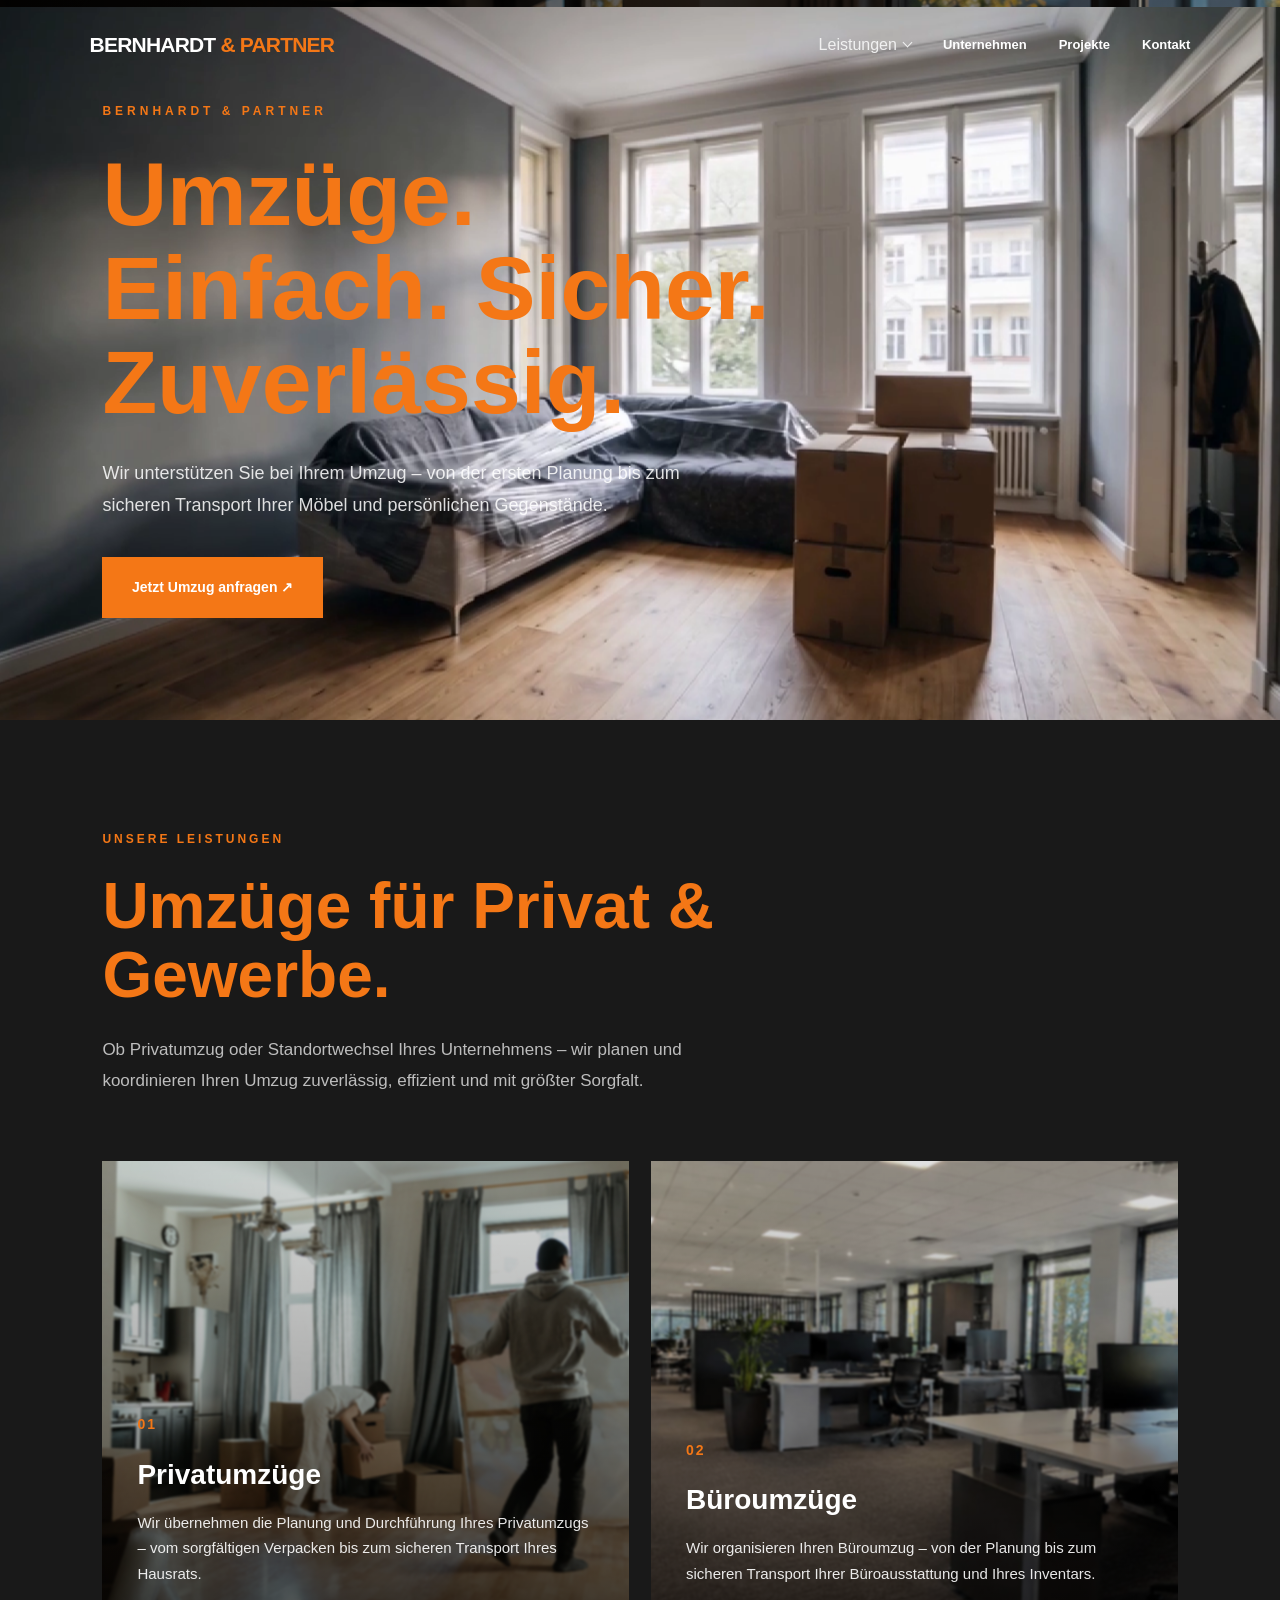
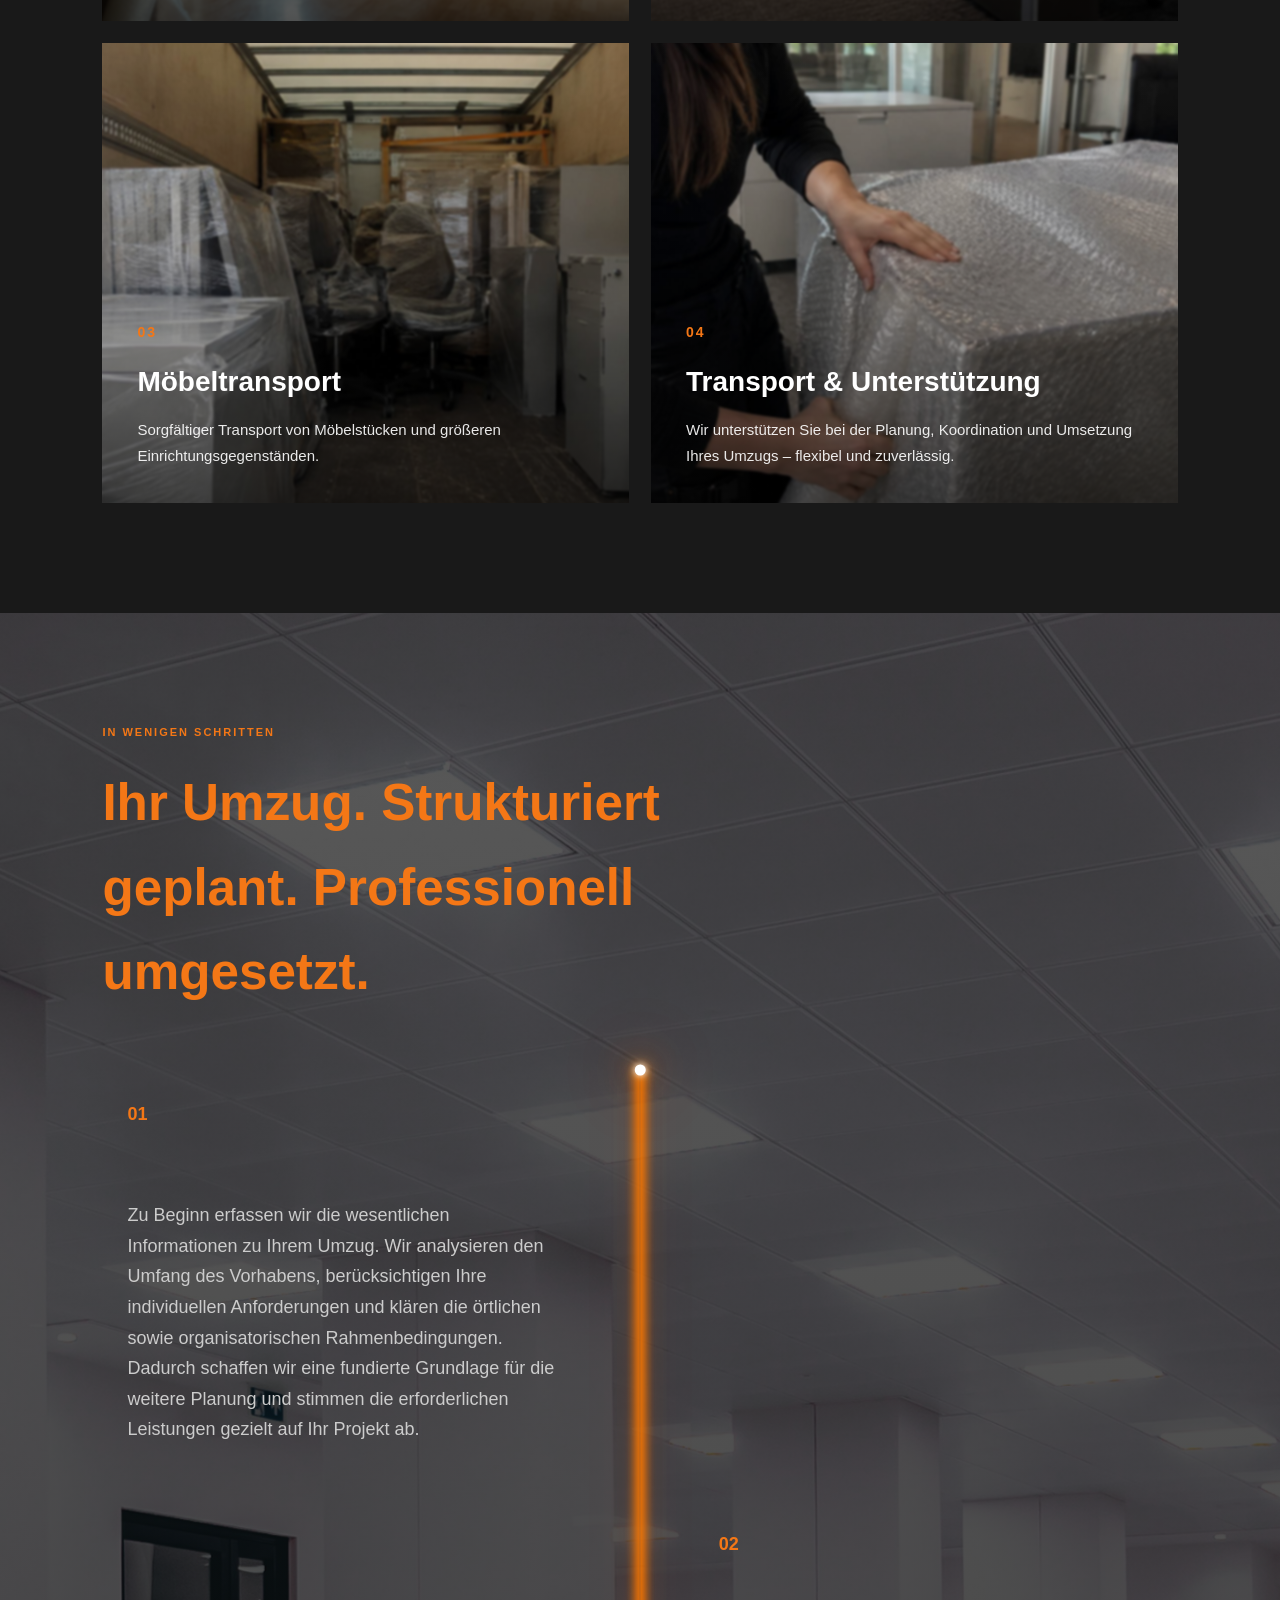
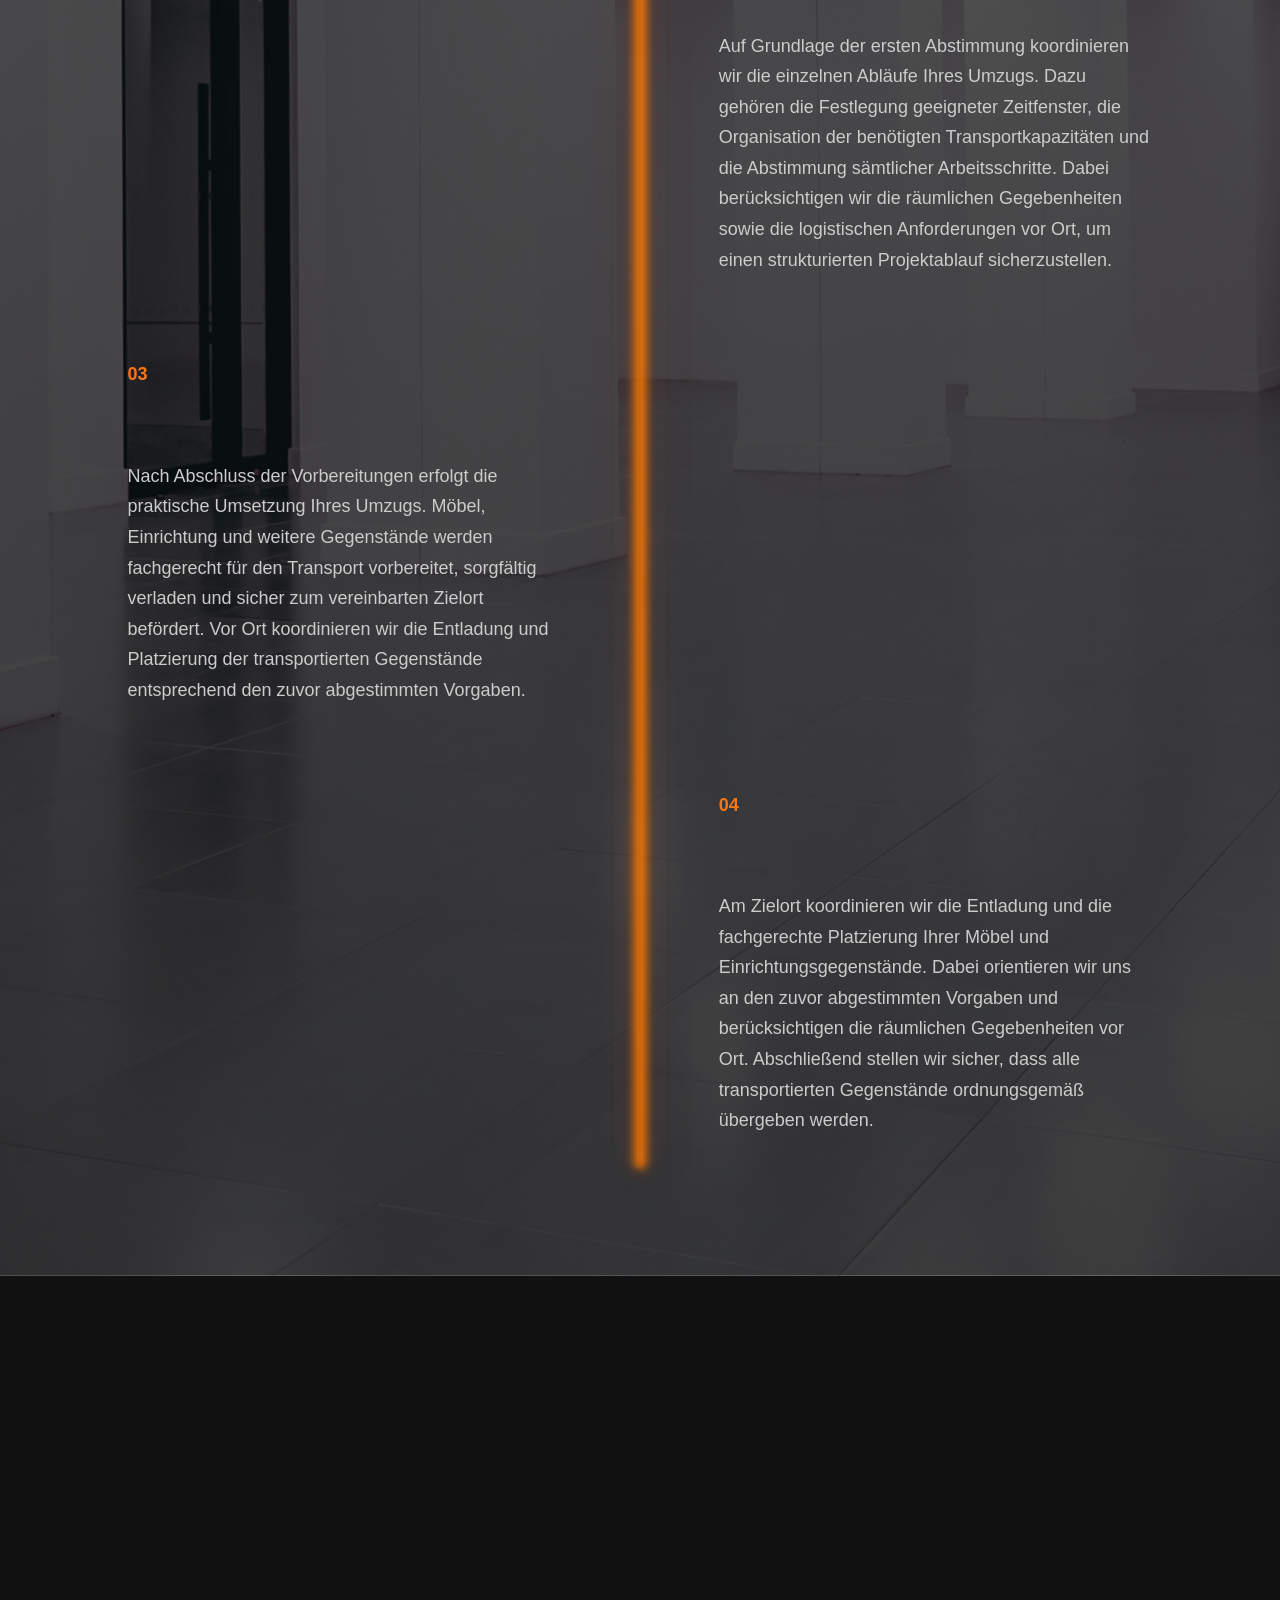
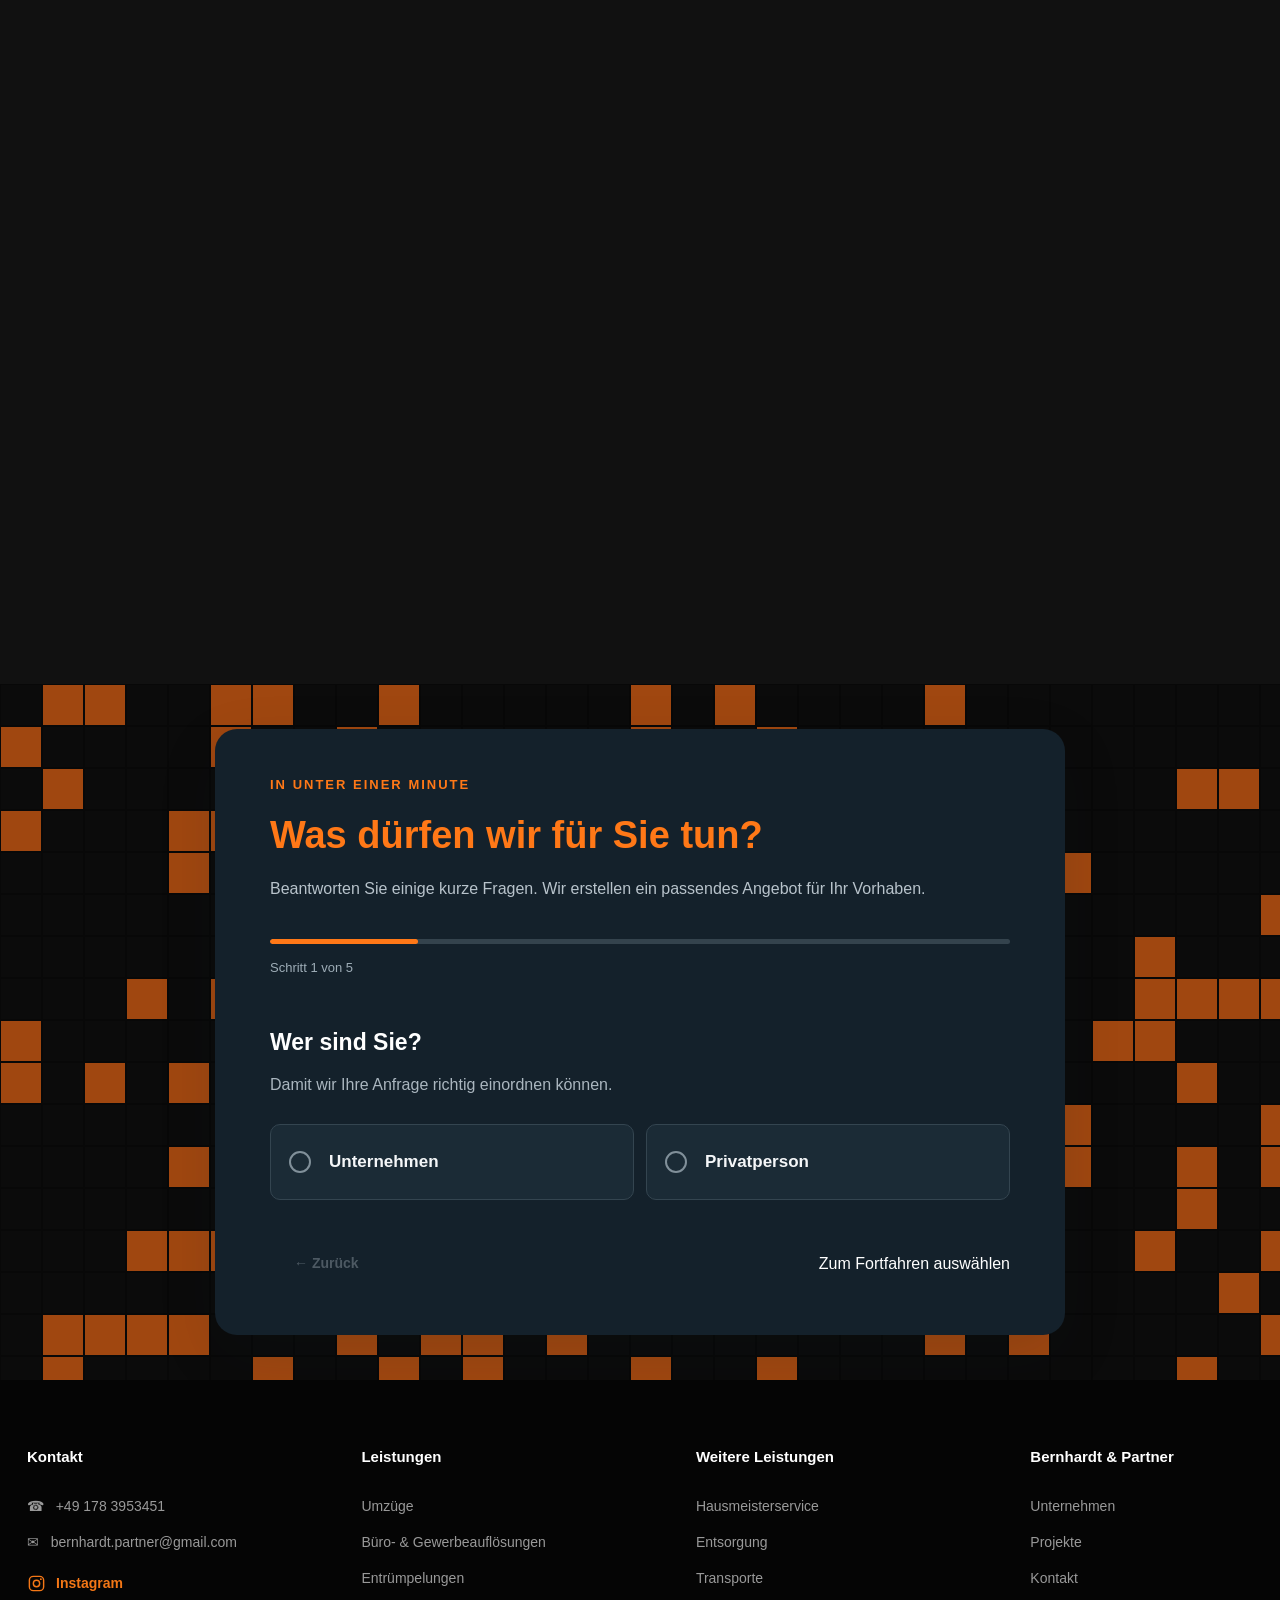
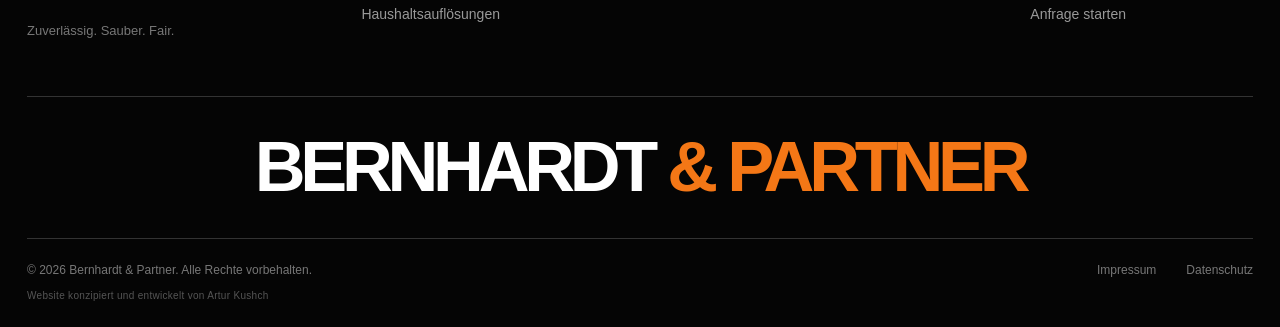
<file: umzuge.html>
<!DOCTYPE html>
<html lang="de">
<head>
    <meta charset="UTF-8">
    <meta name="viewport" content="width=device-width, initial-scale=1.0">
    <meta name="theme-color" content="#ffffff">

    <title>Umzüge privat &amp; gewerblich | Bernhardt &amp; Partner</title>
    <meta name="description" content="Professionelle Privat- und Gewerbeumzüge mit Planung, Verpackung, Möbeltransport und zuverlässiger Durchführung.">
    <meta name="robots" content="index, follow, max-image-preview:large">
    <meta property="og:type" content="website">
    <meta property="og:locale" content="de_DE">
    <meta property="og:site_name" content="Bernhardt &amp; Partner">
    <meta property="og:title" content="Umzüge privat &amp; gewerblich | Bernhardt &amp; Partner">
    <meta property="og:description" content="Sorgfältige Umzüge mit durchdachter Planung und zuverlässiger Durchführung.">
    <meta property="og:image" content="images/umzugheroposter.jpg">
    <meta property="og:image:alt" content="Umzug mit Bernhardt &amp; Partner">
    <meta name="twitter:card" content="summary_large_image">
    <meta name="twitter:title" content="Umzüge privat &amp; gewerblich | Bernhardt &amp; Partner">
    <meta name="twitter:description" content="Professionelle Umzüge mit Planung, Verpackung und Möbeltransport.">
    <meta name="twitter:image" content="images/umzugheroposter.jpg">

    <link rel="stylesheet" href="style.css">
</head>

<body>

    <!-- HEADER -->
    <header class="header">

        <a href="index.html#start" class="logo">
            BERNHARDT <span>& PARTNER</span>
        </a>

        <nav class="navigation">

            <details class="nav-dropdown">
                <summary class="nav-dropdown-trigger">Leistungen <span class="dropdown-arrow"></span></summary>
                <div class="mega-menu">
                    <div class="mega-menu-left">
                        <p class="mega-menu-label">UNSERE LEISTUNGEN</p>
                        <a href="umzuge.html" class="mega-menu-item"><span class="mega-menu-number">01</span><div><h3>Umzüge</h3><p>Privat- und Gewerbeumzüge</p></div><span class="mega-menu-arrow">↗</span></a>
                        <a href="bueroaufloesungen.html" class="mega-menu-item"><span class="mega-menu-number">02</span><div><h3>Büro- & Gewerbeauflösungen</h3><p>Räumung und Verwertung</p></div><span class="mega-menu-arrow">↗</span></a>
                        <a href="entruempelungen.html" class="mega-menu-item"><span class="mega-menu-number">03</span><div><h3>Entrümpelungen</h3><p>Wir schaffen Platz</p></div><span class="mega-menu-arrow">↗</span></a>
                        <a href="haushaltsaufloesungen.html" class="mega-menu-item"><span class="mega-menu-number">04</span><div><h3>Haushaltsauflösungen</h3><p>Komplette Haushaltsräumungen</p></div><span class="mega-menu-arrow">↗</span></a>
                        <a href="hausmeisterservice.html" class="mega-menu-item"><span class="mega-menu-number">05</span><div><h3>Hausmeisterservice</h3><p>Pflege und Betreuung</p></div><span class="mega-menu-arrow">↗</span></a>
                        <a href="entsorgung.html" class="mega-menu-item"><span class="mega-menu-number">06</span><div><h3>Entsorgung</h3><p>Fachgerechte Entsorgung</p></div><span class="mega-menu-arrow">↗</span></a>
                        <a href="transporte.html" class="mega-menu-item"><span class="mega-menu-number">07</span><div><h3>Transporte</h3><p>Flexible Transportlösungen</p></div><span class="mega-menu-arrow">↗</span></a>
                    </div>
                    <div class="mega-menu-right">
                        <div class="mega-menu-feature">
                            <p>BERNHARDT & PARTNER</p>
                            <h2>Alles aus einer Hand.<span>Zuverlässig umgesetzt.</span></h2>
                            <a href="index.html#leistungen">Alle Leistungen entdecken ↗</a>
                        </div>
                    </div>
                </div>
            </details>
            <a href="index.html#unternehmen">Unternehmen</a>
            <a href="index.html#projekte">Projekte</a>
            <a href="index.html#kontakt">Kontakt</a>
        </nav>

    </header>

    <!-- CONTENT -->
    
<main>

    <!-- UMZÜGE HERO -->
    <section class="service-hero umzuege-hero">

      <div class="service-hero-background">
    <video autoplay muted loop playsinline preload="metadata"
     poster="images/umzugheroposter.jpg">
        <source src="images/umzughero.mp4" type="video/mp4">
    </video>
</div>

        <div class="service-hero-content">

            <p class="eyebrow">
                BERNHARDT & PARTNER
            </p>

            <h1>
                Umzüge.
                <span>Einfach. Sicher. Zuverlässig.</span>
            </h1>

            <p class="service-hero-description">
                Wir unterstützen Sie bei Ihrem Umzug –
                von der ersten Planung bis zum sicheren
                Transport Ihrer Möbel und persönlichen Gegenstände.
            </p>

            <a href="#anfrage" class="button">
    Jetzt Umzug anfragen ↗
</a>

        </div>



</section>

<!-- UNSERE UMZUGSLEISTUNGEN -->
<section class="moving-services">

    <div class="moving-services-heading">
        <p class="eyebrow">UNSERE LEISTUNGEN</p>

        <h2>
            Umzüge für
            <span>Privat & Gewerbe.</span>
        </h2>

        <p>
Ob Privatumzug oder Standortwechsel Ihres Unternehmens – wir planen und koordinieren Ihren Umzug zuverlässig, effizient und mit größter Sorgfalt.
        </p>
    </div>

    <div class="moving-services-grid">

        <article class="moving-service-card">
           <img src="images/privatumzuege.jpg" alt="Privatumzug">
            <span class="moving-number">01</span>
           <h3>Privatumzüge</h3>
            <p>
Wir übernehmen die Planung und Durchführung Ihres Privatumzugs – vom sorgfältigen Verpacken bis zum sicheren Transport Ihres Hausrats.
            </p>
        </article>

        <article class="moving-service-card">
           <img src="images/bueroumzuege.jpg" alt="Büroumzug">
            <span class="moving-number">02</span> 
           <h3>Büroumzüge</h3>
            <p>
Wir organisieren Ihren Büroumzug – von der Planung bis zum sicheren Transport Ihrer Büroausstattung und Ihres Inventars.
            </p>
        </article>

        <article class="moving-service-card">
          <img src="images/moebeltransport.jpg" alt="Möbeltransport">
          <span class="moving-number">03</span>  
          <h3>Möbeltransport</h3>
            <p>
                Sorgfältiger Transport von Möbelstücken und größeren
                Einrichtungsgegenständen.
            </p>
        </article>

        <article class="moving-service-card">
            <img src="images/transport-unterstuetzung.jpg" alt="Transport und Unterstützung">
              <span class="moving-number">04</span>
            <h3>Transport & Unterstützung</h3>
            <p>
Wir unterstützen Sie bei der Planung, Koordination und Umsetzung Ihres Umzugs – flexibel und zuverlässig.
            </p>
        </article>

    </div>

</section>

<!-- FAQ -->

<!-- ABLAUF -->
<section class="moving-process">

    <div class="moving-process-heading">
        <p class="eyebrow">IN WENIGEN SCHRITTEN</p>

        <h2>Ihr Umzug. Strukturiert geplant. Professionell umgesetzt.</h2>

        <p>

        </p>
    </div>
 

<div class="moving-process-image">
    
</div>
    <div class="moving-process-grid">
<!-- ANIMIERTE TIMELINE -->
<div class="kushch-line">
    <div class="kushch-line-progress"></div>
    <div class="kushch-line-dot"></div>
</div>
        <div class="process-card">
            <span>01</span>
            <h3>Anfrage & Beratung</h3>
            <p>
              Zu Beginn erfassen wir die wesentlichen Informationen zu Ihrem Umzug. Wir analysieren den Umfang des Vorhabens, berücksichtigen Ihre individuellen Anforderungen und klären die örtlichen sowie organisatorischen Rahmenbedingungen. Dadurch schaffen wir eine fundierte Grundlage für die weitere Planung und stimmen die erforderlichen Leistungen gezielt auf Ihr Projekt ab.
            </p>
        </div>

        <div class="process-card">
            <span>02</span>
            <h3>Planung</h3>
            <p>
              Auf Grundlage der ersten Abstimmung koordinieren wir die einzelnen Abläufe Ihres Umzugs. Dazu gehören die Festlegung geeigneter Zeitfenster, die Organisation der benötigten Transportkapazitäten und die Abstimmung sämtlicher Arbeitsschritte. Dabei berücksichtigen wir die räumlichen Gegebenheiten sowie die logistischen Anforderungen vor Ort, um einen strukturierten Projektablauf sicherzustellen.
            </p>
        </div>

        <div class="process-card">
            <span>03</span>
            <h3>Durchführung</h3>
            <p>
              Nach Abschluss der Vorbereitungen erfolgt die praktische Umsetzung Ihres Umzugs. Möbel, Einrichtung und weitere Gegenstände werden fachgerecht für den Transport vorbereitet, sorgfältig verladen und sicher zum vereinbarten Zielort befördert. Vor Ort koordinieren wir die Entladung und Platzierung der transportierten Gegenstände entsprechend den zuvor abgestimmten Vorgaben.
            </p>
        </div>

        <div class="process-card">
            <span>04</span>
            <h3>Übergabe</h3>
            <p>
                Am Zielort koordinieren wir die Entladung und die fachgerechte Platzierung Ihrer Möbel und Einrichtungsgegenstände. Dabei orientieren wir uns an den zuvor abgestimmten Vorgaben und berücksichtigen die räumlichen Gegebenheiten vor Ort. Abschließend stellen wir sicher, dass alle transportierten Gegenstände ordnungsgemäß übergeben werden.
        </div>

    </div>
</section>

<section class="faq-section">
    <div class="faq-heading">
        <p class="eyebrow">HÄUFIG GESTELLTE FRAGEN</p>
        <h2>Fragen rund um Ihren <span>Umzug.</span></h2>
        <p>Hier finden Sie Antworten auf häufige Fragen zu unseren Umzugsleistungen.</p>
    </div>

    <div class="faq-list">

        <details class="faq-item">
            <summary>Was kostet ein Umzug?</summary>
            <p>Die Kosten hängen vom Umfang des Umzugs, der Entfernung und den gewünschten Leistungen ab. Kontaktieren Sie uns für eine individuelle Anfrage.</p>
        </details>

        <details class="faq-item">
            <summary>Kann ich auch nur einzelne Möbel transportieren lassen?</summary>
            <p>Ja. Wir unterstützen Sie auch bei einzelnen Möbelstücken und kleineren Transportaufträgen.</p>
        </details>

        <details class="faq-item">
            <summary>Bieten Sie auch Büroumzüge an?</summary>
            <p>Ja. Wir übernehmen Büroumzüge und unterstützen Unternehmen beim Transport ihrer Büroausstattung und ihres Inventars.</p>
        </details>

        <details class="faq-item">
            <summary>Wie kann ich einen Umzug anfragen?</summary>
            <p>Sie können uns telefonisch oder über unser Anfrageformular kontaktieren. Gemeinsam besprechen wir Ihr Vorhaben.</p>
        </details>

        <details class="faq-item">
            <summary>Übernehmen Sie auch den Transport schwerer Möbel?</summary>
            <p>Teilen Sie uns bei Ihrer Anfrage bitte mit, welche Möbelstücke transportiert werden sollen. Wir prüfen den Aufwand und stimmen die passende Lösung mit Ihnen ab.</p>
        </details>

        <details class="faq-item">
            <summary>In welchem Gebiet sind Sie tätig?</summary>
            <p>Teilen Sie uns Ihren Start- und Zielort mit. Wir prüfen gerne, ob wir Ihren Auftrag übernehmen können.</p>
        </details>

    </div>
</section>
<!-- MULTI STEP REQUEST FORM -->
<section class="request" id="anfrage">

    <div class="request-wizard">

        <div class="wizard-header">
            <p class="eyebrow">In unter einer Minute</p>

            <h2>
                Was dürfen wir
                <span>für Sie tun?</span>
            </h2>

            <p class="wizard-description">
                Beantworten Sie einige kurze Fragen.
                Wir erstellen ein passendes Angebot für Ihr Vorhaben.
            </p>
        </div>

        <div class="wizard-progress">
            <div class="progress-track">
                <div class="progress-fill" id="progressFill"></div>
            </div>
            <p id="stepCounter">Schritt 1 von 5</p>
        </div>

        <form id="projectForm">

            <!-- STEP 1 -->
            <div class="wizard-step active" data-step="1">
                <h3>Wer sind Sie?</h3>
                <p class="step-description">Damit wir Ihre Anfrage richtig einordnen können.</p>

                <div class="wizard-options two-columns">
                    <button type="button" class="wizard-option" data-value="Unternehmen">
                        <span class="option-indicator"></span>
                        <span>Unternehmen</span>
                    </button>

                    <button type="button" class="wizard-option" data-value="Privatperson">
                        <span class="option-indicator"></span>
                        <span>Privatperson</span>
                    </button>
                </div>
            </div>

            <!-- STEP 2 -->
            <div class="wizard-step" data-step="2">
                <h3>Wobei dürfen wir Sie unterstützen?</h3>
                <p class="step-description">Wählen Sie die passende Leistung aus.</p>

                <div class="wizard-options two-columns">
                    <button type="button" class="wizard-option" data-value="Umzüge">
                        <span class="option-indicator"></span>
                        <span>Umzüge</span>
                    </button>

                    <button type="button" class="wizard-option" data-value="Büro- & Gewerbeauflösungen">
                        <span class="option-indicator"></span>
                        <span>Büro- & Gewerbeauflösungen</span>
                    </button>

                    <button type="button" class="wizard-option" data-value="Entrümpelungen">
                        <span class="option-indicator"></span>
                        <span>Entrümpelungen</span>
                    </button>

                    <button type="button" class="wizard-option" data-value="Haushaltsauflösungen">
                        <span class="option-indicator"></span>
                        <span>Haushaltsauflösungen</span>
                    </button>

                    <button type="button" class="wizard-option" data-value="Hausmeisterservice">
                        <span class="option-indicator"></span>
                        <span>Hausmeisterservice</span>
                    </button>

                    <button type="button" class="wizard-option" data-value="Entsorgung">
                        <span class="option-indicator"></span>
                        <span>Entsorgung</span>
                    </button>

                    <button type="button" class="wizard-option" data-value="Transporte & Kleintransporte">
                        <span class="option-indicator"></span>
                        <span>Transporte & Kleintransporte</span>
                    </button>

                    <button type="button" class="wizard-option" data-value="Sonstiges">
                        <span class="option-indicator"></span>
                        <span>Sonstiges</span>
                    </button>
                </div>
            </div>

            <!-- STEP 3 -->
            <div class="wizard-step" data-step="3">
                <h3>Wie umfangreich ist Ihr Vorhaben?</h3>
                <p class="step-description">Geben Sie uns eine ungefähre Einschätzung.</p>

                <div class="wizard-options two-columns">
                    <button type="button" class="wizard-option" data-value="Kleines Vorhaben">
                        <span class="option-indicator"></span>
                        <span>Kleines Vorhaben</span>
                    </button>

                    <button type="button" class="wizard-option" data-value="Mittleres Vorhaben">
                        <span class="option-indicator"></span>
                        <span>Mittleres Vorhaben</span>
                    </button>

                    <button type="button" class="wizard-option" data-value="Großes Vorhaben">
                        <span class="option-indicator"></span>
                        <span>Großes Vorhaben</span>
                    </button>

                    <button type="button" class="wizard-option" data-value="Noch nicht sicher">
                        <span class="option-indicator"></span>
                        <span>Noch nicht sicher</span>
                    </button>
                </div>
            </div>

            <!-- STEP 4 -->
            <div class="wizard-step" data-step="4">
                <h3>Wann soll es losgehen?</h3>
                <p class="step-description">Wann möchten Sie Ihr Vorhaben umsetzen?</p>

                <div class="wizard-options two-columns">
                    <button type="button" class="wizard-option" data-value="So schnell wie möglich">
                        <span class="option-indicator"></span>
                        <span>So schnell wie möglich</span>
                    </button>

                    <button type="button" class="wizard-option" data-value="Innerhalb eines Monats">
                        <span class="option-indicator"></span>
                        <span>Innerhalb eines Monats</span>
                    </button>

                    <button type="button" class="wizard-option" data-value="In 1–3 Monaten">
                        <span class="option-indicator"></span>
                        <span>In 1–3 Monaten</span>
                    </button>

                    <button type="button" class="wizard-option" data-value="Noch nicht festgelegt">
                        <span class="option-indicator"></span>
                        <span>Noch nicht festgelegt</span>
                    </button>
                </div>
            </div>

            <!-- STEP 5 -->
            <div class="wizard-step" data-step="5">
                <h3>Wohin dürfen wir uns melden?</h3>
                <p class="step-description">
                    Hinterlassen Sie Ihre Kontaktdaten.
                    Wir melden uns bei Ihnen.
                </p>

                <div class="wizard-contact-grid">
                    <input type="text" name="firstname" placeholder="Vorname *" required>
                    <input type="text" name="lastname" placeholder="Nachname *" required>
                    <input type="text" name="company" placeholder="Unternehmen (optional)">
                    <input type="email" name="email" placeholder="E-Mail *" required>
                    <input type="tel" name="phone" placeholder="Telefon (optional)">
                    <input type="text" name="city" placeholder="Stadt *" required>
                </div>

                <textarea name="message" placeholder="Ihre Nachricht (optional)" rows="4"></textarea>

                <div class="wizard-upload">
                    <label for="projectFile">Datei anhängen (optional)</label>
                    <input type="file" id="projectFile" name="attachment">
                </div>

                <label class="wizard-consent">
                    <input type="checkbox" name="privacy" required>
                    <span>
                        Ich akzeptiere die
                        <a href="#">Datenschutzerklärung</a>
                        und stimme der Verarbeitung meiner Daten
                        zur Bearbeitung meiner Anfrage zu.
                    </span>
                </label>

                <p class="wizard-required">* Pflichtfeld</p>
            </div>

            <!-- NAVIGATION -->
            <div class="wizard-navigation">
                <button type="button" id="prevStep" class="wizard-back" disabled>
                    ← Zurück
                </button>

                <span id="nextStepHint">
                    Zum Fortfahren auswählen
                </span>

                <button type="submit" id="submitForm" class="wizard-next" hidden>
                    Anfrage senden ↗
                </button>
            </div>

        </form>

        <!-- SUCCESS MESSAGE -->
        <div class="wizard-success" id="wizardSuccess" hidden>
            <div class="success-icon">✓</div>

            <h3>Vielen Dank, <span id="successName"></span>!</h3>

            <p>
                Wir haben Ihre Angaben erhalten und melden uns in Kürze
                mit einem passenden Vorschlag bei Ihnen.
            </p>

            <p class="success-contact">
                Bei Fragen erreichen Sie uns direkt:
            </p>

            <div class="success-links">
                <a href="mailto:bernhardt.partner@gmail.com">
                    bernhardt.partner@gmail.com
                </a>

                <a href="tel:+491783953451">
                    +49 178 3953451
                </a>
            </div>
        </div>

    </div>
</section>

</main>

<!-- NEW FOOTER -->
<footer class="footer-new">

    <div class="footer-main">

        <!-- CONTACT -->
        <div class="footer-column footer-contact-new">

            <h3>Kontakt</h3>

            <a href="tel:+491783953451">
                ☎ &nbsp; +49 178 3953451
            </a>

            <a href="mailto:bernhardt.partner@gmail.com">
                ✉ &nbsp; bernhardt.partner@gmail.com
            </a>
<a href="https://www.instagram.com/bernhardundpartner/"
   target="_blank"
   rel="noopener noreferrer"
   class="footer-social">

    <svg viewBox="0 0 24 24" aria-hidden="true">
        <rect x="3" y="3" width="18" height="18" rx="5"
              fill="none" stroke="currentColor" stroke-width="1.8"/>
        <circle cx="12" cy="12" r="4"
                fill="none" stroke="currentColor" stroke-width="1.8"/>
        <circle cx="17.5" cy="6.5" r="1.2" fill="currentColor"/>
    </svg>

    Instagram
</a>
            <p>Zuverlässig. Sauber. Fair.</p>

        </div>

        <!-- SERVICES -->
        <div class="footer-column">

            <h3>Leistungen</h3>

            <a href="umzuge.html">Umzüge</a>
            <a href="bueroaufloesungen.html">Büro- & Gewerbeauflösungen</a>
            <a href="entruempelungen.html">Entrümpelungen</a>
            <a href="haushaltsaufloesungen.html">Haushaltsauflösungen</a>

        </div>

        <!-- MORE SERVICES -->
        <div class="footer-column">

            <h3>Weitere Leistungen</h3>

            <a href="hausmeisterservice.html">Hausmeisterservice</a>
            <a href="entsorgung.html">Entsorgung</a>
            <a href="transporte.html">Transporte</a>

        </div>

        <!-- COMPANY -->
        <div class="footer-column">

            <h3>Bernhardt & Partner</h3>

            <a href="index.html#unternehmen">Unternehmen</a>
            <a href="index.html#projekte">Projekte</a>
            <a href="index.html#kontakt">Kontakt</a>
            <a href="index.html#anfrage">Anfrage starten</a>

        </div>

    </div>

    <!-- HUGE LOGO -->
    <div class="footer-big-logo">
        BERNHARDT <span>& PARTNER</span>
    </div>

    <!-- BOTTOM -->
    <div class="footer-bottom-new">

        <p>© 2026 Bernhardt & Partner. Alle Rechte vorbehalten.</p>

        <div>
            <a href="#">Impressum</a>
            <a href="#">Datenschutz</a>
        </div>

    </div>
<a href="mailto:arthurkushch@gmail.com" class="footer-credit">
    Website konzipiert und entwickelt von Artur Kushch
</a>
</footer>

<script src="script.js"></script>

</body>
</html>
</file>
<file: style.css>
/* ==========================================
   BERNHARDT & PARTNER
   Corporate Website Stylesheet
========================================== */

/* 1. VARIABLES */

:root {
    --orange: #f47716;
    --black: #111111;
    --dark: #202020;
    --white: #ffffff;
    --light: #191919;
    --gray: #bdbdbd;
    --border: #303030;
    --font: Arial, Helvetica, sans-serif;
}

* {
    margin: 0;
    padding: 0;
    box-sizing: border-box;
}

html {
    scroll-behavior: smooth;
    scroll-padding-top: 90px;
}

body {
    font-family: var(--font);
    color: var(--black);
    background: var(--white);
    line-height: 1.65;
}

a {
    text-decoration: none;
    color: inherit;
}

button,
input,
textarea,
select {
    font: inherit;
}

img {
    max-width: 100%;
    display: block;
}

/* 2. HEADER */

.header {
    min-height: 90px;
    padding: 18px 7%;
    display: flex;
    align-items: center;
    justify-content: space-between;
    gap: 30px;
    background: var(--white);
    position: relative;
    z-index: 10;
    border-bottom: 1px solid var(--border);
}

.logo {
    font-size: 21px;
    font-weight: 900;
    letter-spacing: -0.8px;
    line-height: 1.2;
}

.logo span {
    color: var(--orange);
}

.navigation {
    display: flex;
    align-items: center;
    gap: 32px;
}

.navigation a {
    font-size: 13px;
    font-weight: 600;
    transition: color 0.3s;
}

.navigation a:hover {
    color: var(--orange);
}

.header-button {
    padding: 13px 21px;
    background: var(--orange);
    color: var(--white);
    font-size: 13px;
    font-weight: 700;
    transition: 0.3s;
}

.header-button:hover {
    background: var(--black);
}

/* 3. BUTTONS */

.button {
    display: inline-flex;
    align-items: center;
    justify-content: center;
    gap: 18px;
    padding: 17px 27px;
    background: var(--orange);
    color: var(--white);
    font-size: 14px;
    font-weight: 700;
    border: none;
    cursor: pointer;
    transition: transform 0.3s, background 0.3s;
}

.button:hover {
    background: var(--black);
    transform: translateY(-3px);
}

.text-link {
    display: inline-block;
    margin-top: 24px;
    padding-bottom: 6px;
    border-bottom: 2px solid var(--orange);
    font-size: 14px;
    font-weight: 700;
    transition: color 0.3s;
}

.text-link:hover {
    color: var(--orange);
}

.eyebrow {
    color: var(--orange);
    font-size: 11px;
    font-weight: 800;
    letter-spacing: 2px;
    margin-bottom: 20px;
}

/* 4. HERO */

.hero {
    min-height: 760px;
    height: 88vh;
    max-height: 950px;
    position: relative;
    display: flex;
    align-items: center;
    padding: 80px 10%;
    overflow: hidden;
    color: var(--white);
    background: var(--dark);
}

.hero-background {
    position: absolute;
    inset: 0;
    overflow: hidden;
    background: #171717;
}

/* Фоновое видео */
.hero-background video {
    position: absolute;
    inset: 0;
    width: 100%;
    height: 100%;
    object-fit: cover;
    z-index: 0;
}

/* Затемнение поверх видео */
.hero-background::after {
    content: "";
    position: absolute;
    inset: 0;
    z-index: 1;
    background: linear-gradient(
        90deg,
        rgba(0, 0, 0, 0.78),
        rgba(0, 0, 0, 0.18)
    );
    pointer-events: none;
}

.hero-content {
    position: relative;
    z-index: 2;
    max-width: 780px;
}

.hero-content h1 {
    font-size: clamp(48px, 7vw, 88px);
    font-weight: 800;
    line-height: 1.05;
    letter-spacing: -4px;
    margin-bottom: 28px;
}

.hero-content h1 span {
    color: var(--orange);
    display: block;
}

.hero-content > p:not(.eyebrow) {
    max-width: 570px;
    font-size: 18px;
    color: #eeeeee;
    margin-bottom: 35px;
}

.hero-bottom {
    position: absolute;
    bottom: 30px;
    left: 7%;
    right: 7%;
    display: flex;
    justify-content: space-between;
    color: rgba(255,255,255,0.7);
    font-size: 11px;
    letter-spacing: 2px;
}

/* 5. INTRO */

.intro {
    padding: 125px 10%;
    background: var(--white);
}

.intro-label {
    display: flex;
    align-items: center;
    gap: 12px;
    color: var(--gray);
    font-size: 11px;
    font-weight: 700;
    letter-spacing: 1.5px;
    margin-bottom: 55px;
}

.orange-dot {
    width: 9px;
    height: 9px;
    background: var(--orange);
    border-radius: 50%;
}

.intro-content {
    display: grid;
    grid-template-columns: 1.2fr 0.8fr;
    gap: 100px;
    align-items: end;
}

.intro-content h2,
.section-top h2 {
    font-size: clamp(38px, 5vw, 65px);
    line-height: 1.12;
    letter-spacing: -2px;
    font-weight: 800;
}

.intro-content h2 span {
    color: var(--orange);
}

.intro-text p {
    color: var(--gray);
    font-size: 16px;
}

.section-top {
    display: flex;
    justify-content: space-between;
    align-items: end;
    gap: 50px;
    margin-bottom: 75px;
}

.section-top > p {
    max-width: 360px;
    color: var(--gray);
    font-size: 15px;
}

.service-image-one {
    background-image: url("images/umzug-hintergrund.png");
}
.service-image-two {
    background-image: url("images/office-background.png");
}

.service-image-three {
    background-image: url("images/entruempelungen-neu.jpg");
}

/* 8. WHY US */

.why-us {
    min-height: 650px;
    padding: 120px 10%;
    display: flex;
    align-items: center;
    color: var(--white);
    background:
        linear-gradient(
            90deg,
            rgba(0,0,0,0.86),
            rgba(0,0,0,0.35)
        ),
        url("images/office-background.png");
    background-size: cover;
    background-position: center;
}

.why-us-content {
    max-width: 750px;
}

.why-us h2 {
    font-size: clamp(40px, 5vw, 66px);
    line-height: 1.15;
    letter-spacing: -2px;
    margin-bottom: 30px;
}

.why-us h2 span {
    color: var(--orange);
    display: block;
}

.why-us-content > p:not(.eyebrow) {
    max-width: 560px;
    color: #dddddd;
    margin-bottom: 30px;
}

/* 9. PROJECTS */

.projects {
    padding: 120px 10%;
    background: var(--white);
}

.project-placeholder {
    min-height: 360px;
    display: grid;
    place-items: center;
    background: var(--light);
    border: 1px dashed #bbbbbb;
    text-align: center;
    padding: 30px;
}

.project-placeholder p {
    color: var(--gray);
    font-size: 12px;
    letter-spacing: 2px;
    font-weight: 700;
}

/* 11. REQUEST FORM */

.request {
    padding: 120px 10%;
    display: grid;
    grid-template-columns: 0.8fr 1.2fr;
    gap: 100px;
    background: var(--light);
}

/* 13. RESPONSIVE DESIGN */

@media (max-width: 1000px) {

    .header {
        padding-left: 5%;
        padding-right: 5%;
    }

    .navigation {
        gap: 18px;
    }

    .intro,
    .projects,
    .request,
    .why-us {
        padding-left: 7%;
        padding-right: 7%;
    }

    .request {
        gap: 50px;
    }

}

@media (max-width: 700px) {

    .header {
        padding: 20px 6%;
        flex-wrap: wrap;
        gap: 18px;
    }

    .logo {
        font-size: 18px;
    }

    .navigation {
        order: 3;
        width: 100%;
        justify-content: space-between;
        gap: 10px;
    }

    .navigation a {
        font-size: 11px;
    }

    .header-button {
        padding: 10px 13px;
        font-size: 11px;
    }

    .hero {
        min-height: 680px;
        height: 80vh;
        padding: 70px 7%;
    }

    .hero-content h1 {
        font-size: 49px;
        letter-spacing: -2px;
    }

    .hero-content > p:not(.eyebrow) {
        font-size: 15px;
    }

    .intro,
    .projects,
    .why-us,
    .request {
        padding: 75px 7%;
    }

    .intro-content,
    .request {
        grid-template-columns: 1fr;
        gap: 35px;
    }

    .intro-content h2,
    .section-top h2 {
        font-size: 40px;
    }

    .section-top {
        display: block;
        margin-bottom: 50px;
    }

    .section-top > p {
        margin-top: 20px;
    }

    .why-us {
        min-height: 550px;
    }

    .why-us h2 {
        font-size: 43px;
    }

}


@media (prefers-reduced-motion: reduce) {
    *,
    *::before,
    *::after {
        scroll-behavior: auto !important;
        transition-duration: 0.01ms !important;
    }
}

/* ==================================
   SCROLL ANIMATIONS
================================== */

.reveal {
    opacity: 0;
    transform: translateY(45px);
    transition:
        opacity 0.8s ease,
        transform 0.8s ease;
}

.reveal.visible {
    opacity: 1;
    transform: translateY(0);
}

/* Button animation */

.button,
.header-button {
    transition:
        transform 0.3s ease,
        background 0.3s ease;
}

/* Respect reduced motion preferences */

@media (prefers-reduced-motion: reduce) {
    .reveal {
        opacity: 1;
        transform: none;
        transition: none;
    }
}

/* Text reveal */

.text-reveal {
    --text-reveal-delay: 0ms;
}

.text-reveal .text-reveal-word {
    display: inline-block;
    opacity: 0;
    transform: translateY(0.75em);
    transition:
        opacity 0.55s ease var(--text-reveal-delay),
        transform 0.55s cubic-bezier(0.22, 1, 0.36, 1) var(--text-reveal-delay);
}

.text-reveal-visible .text-reveal-word {
    opacity: 1;
    transform: translateY(0);
}

.household-image {
    background-image: url("images/haushaltsaufloesung-hero.png");
}

.caretaker-image {
    background-image: url("images/gebaeudepflege.png");
}

.disposal-image {
    background-image: url("images/abtransport-entsorgung.jpg");
}

.transport-image {
    background-image: url("./images/transporte.png");
}

/* MOBILE HEADER DESIGN */
@media (max-width: 700px) {

    .header {
        display: flex;
        flex-wrap: wrap;
        align-items: center;
        justify-content: space-between;
        gap: 14px;
        padding: 16px 18px;
    }

    .logo {
        font-size: 17px;
    }

    .header-button {
        padding: 11px 13px;
        font-size: 11px;
        white-space: nowrap;
    }

    .navigation {
        width: 100%;
        display: flex;
        justify-content: space-between;
        gap: 8px;
        order: 3;
    }

    .navigation a {
        font-size: 11px;
        white-space: nowrap;
    }
}
/* PROJECT PLACEHOLDER DESIGN */

.project-placeholder {
    min-height: 420px;
    padding: 65px 30px;
    display: flex;
    flex-direction: column;
    align-items: center;
    justify-content: center;
    text-align: center;
    background: #f5f5f2;
    border: 1px solid #e8e8e4;
}

.project-placeholder-icon {
    width: 58px;
    height: 58px;
    display: flex;
    align-items: center;
    justify-content: center;
    background: #f47716;
    color: white;
    font-size: 27px;
    margin-bottom: 28px;
}

.project-placeholder-label {
    color: #f47716;
    font-size: 11px;
    font-weight: 800;
    letter-spacing: 3px;
    margin-bottom: 18px;
}

.project-placeholder h3 {
    font-size: 32px;
    color: #222;
    margin-bottom: 16px;
}

.project-placeholder p {
    max-width: 520px;
    color: #777;
    font-size: 15px;
    line-height: 1.8;
}

.project-placeholder-line {
    width: 55px;
    height: 3px;
    background: #f47716;
    margin: 30px 0;
}

.project-placeholder-footer {
    font-size: 10px;
    font-weight: 800;
    letter-spacing: 3px;
    color: #555;
}

@media (max-width: 700px) {
    .project-placeholder {
        min-height: 350px;
        padding: 45px 22px;
    }

    .project-placeholder h3 {
        font-size: 26px;
    }

    .project-placeholder p {
        font-size: 14px;
    }
}

/* =================================
   UMZÜGE – SERVICE PAGE
================================= */

.service-hero {
    position: relative;
    min-height: 720px;
    display: flex;
    align-items: center;
    padding: 100px 8%;
    overflow: hidden;
    background: #171717;
    color: #ffffff;
}

.umzuege-hero {
    background:
        linear-gradient(
            90deg,
            rgba(0, 0, 0, 0.82),
            rgba(0, 0, 0, 0.35)
        ),
        url("images/umzug-hintergrund.png")
        center/cover no-repeat;
}

.service-hero-content {
    position: relative;
    z-index: 2;
    max-width: 760px;
}

.service-hero .eyebrow {
    color: #f47716;
    font-size: 12px;
    font-weight: 800;
    letter-spacing: 4px;
    margin-bottom: 25px;
}

.service-hero h1 {
    font-size: clamp(48px, 7vw, 92px);
    line-height: 1.05;
    font-weight: 800;
    margin-bottom: 28px;
    color: #ffffff;
}

.service-hero h1 span {
    display: block;
    color: #f47716;
}

.service-hero-description {
    max-width: 580px;
    color: rgba(255,255,255,0.85);
    font-size: 18px;
    line-height: 1.8;
    margin-bottom: 35px;
}

.service-hero .button {
    display: inline-block;
    background: #f47716;
    color: #ffffff;
    padding: 19px 30px;
    text-decoration: none;
    font-weight: 700;
    transition: 0.3s ease;
}

.service-hero .button:hover {
    background: #ffffff;
    color: #171717;
    transform: translateY(-3px);
}

/* MOBILE */

@media (max-width: 700px) {

    .service-hero {
        min-height: 680px;
        padding: 90px 25px;
    }

    .service-hero h1 {
        font-size: 48px;
    }

    .service-hero-description {
        font-size: 16px;
    }

}

/* =================================
   MOVING SERVICES
================================= */

.moving-services {
    padding: 110px 8%;
    background: #f7f7f5;
}

.moving-services-heading {
    max-width: 720px;
    margin-bottom: 65px;
}

.moving-services-heading .eyebrow {
    color: #f47716;
    font-size: 12px;
    font-weight: 800;
    letter-spacing: 3px;
    margin-bottom: 22px;
}

.moving-services-heading h2 {
    font-size: clamp(38px, 5vw, 64px);
    line-height: 1.08;
    color: #222;
    margin-bottom: 25px;
}

.moving-services-heading h2 span {
    color: #f47716;
}

.moving-services-heading > p:last-child {
    color: #777;
    font-size: 17px;
    line-height: 1.8;
    max-width: 620px;
}

.moving-services-grid {
    display: grid;
    grid-template-columns: repeat(2, 1fr);
    gap: 22px;
}

.moving-service-card {
    background: #fff;
    padding: 38px;
    min-height: 230px;
    border: 1px solid #eaeaea;
    transition: transform 0.35s ease,
                box-shadow 0.35s ease;
}

.moving-service-card:hover {
    transform: translateY(-7px);
    box-shadow: 0 18px 45px rgba(0, 0, 0, 0.07);
}

.moving-number {
    display: inline-block;
    color: #f47716;
    font-size: 14px;
    font-weight: 800;
    letter-spacing: 2px;
    margin-bottom: 30px;
}

.moving-service-card h3 {
    color: #222;
    font-size: 25px;
    margin-bottom: 15px;
}

.moving-service-card p {
    color: #777;
    font-size: 15px;
    line-height: 1.8;
}

/* MOBILE */

@media (max-width: 700px) {
    .moving-services {
        padding: 75px 22px;
    }

    .moving-services-heading {
        margin-bottom: 40px;
    }

     .moving-services-heading h2 {
        font-size: 32px;
        letter-spacing: -1.5px;
        overflow-wrap: break-word;
    }

    .moving-services-grid {
        grid-template-columns: 1fr;
        gap: 15px;
    }

    .moving-service-card {
        padding: 28px;
        min-height: auto;
    }

    .moving-service-card h3 {
        font-size: 22px;
    }

}


/* FAQ SECTION */

.faq-section {
    padding: 110px 8%;
    background: #f7f7f5;
}

.faq-heading {
    max-width: 720px;
    margin-bottom: 55px;
}

.faq-heading .eyebrow {
    color: #f47716;
    font-size: 12px;
    font-weight: 800;
    letter-spacing: 3px;
    margin-bottom: 22px;
}

.faq-heading h2 {
    font-size: clamp(36px, 5vw, 60px);
    line-height: 1.1;
    color: #222;
    margin-bottom: 22px;
}

.faq-heading h2 span {
    color: #f47716;
}

.faq-heading > p:last-child {
    color: #777;
    font-size: 16px;
    line-height: 1.8;
}

.faq-list {
    max-width: 950px;
}

.faq-item {
    border-top: 1px solid #dededb;
}

.faq-item:last-child {
    border-bottom: 1px solid #dededb;
}

.faq-item summary {
    position: relative;
    padding: 27px 45px 27px 0;
    cursor: pointer;
    list-style: none;
    font-size: 18px;
    font-weight: 700;
    color: #222;
}

.faq-item summary::-webkit-details-marker {
    display: none;
}

.faq-item summary::after {
    content: "+";
    position: absolute;
    right: 5px;
    top: 50%;
    transform: translateY(-50%);
    color: #f47716;
    font-size: 27px;
    font-weight: 400;
    transition: transform 0.3s ease;
}

.faq-item[open] summary::after {
    content: "−";
}

.faq-item p {
    color: #777;
    font-size: 15px;
    line-height: 1.8;
    padding: 0 45px 25px 0;
}

@media (max-width: 700px) {
    .faq-section {
        padding: 75px 22px;
    }

    .faq-heading {
        margin-bottom: 35px;
    }

    .faq-item summary {
        font-size: 16px;
        padding: 23px 35px 23px 0;
    }
}
/* BILDER FÜR UMZUGSLEISTUNGEN */

.moving-service-card {
    overflow: hidden;
    padding: 0 0 30px;
}

.moving-service-card img {
    display: block;
    width: 100%;
    height: 230px;
    object-fit: cover;
    margin-bottom: 24px;
}

.moving-service-card .moving-number,
.moving-service-card h3,
.moving-service-card p {
    margin-left: 25px;
    margin-right: 25px;
}

.moving-service-card .moving-number {
    display: block;
    margin-bottom: 15px;
}

.moving-service-card h3 {
    margin-bottom: 12px;
}

.moving-service-card p {
    margin-bottom: 0;
}

@media (max-width: 700px) {
    .moving-service-card img {
        height: 210px;
    }
}

/* UMZUG ABLAUF */

.moving-process {
    padding: 110px 8%;
    background: #f5f5f2;
}

.moving-process-heading {
    max-width: 700px;
    margin-bottom: 55px;
}

.moving-process-heading h2 {
    font-size: clamp(34px, 4vw, 52px);
    margin: 15px 0;
}

.moving-process-heading h2 span {
    color: #f47716;
}

.moving-process-heading > p:last-child {
    color: #777;
    line-height: 1.7;
}

.moving-process-grid {
    display: grid;
    grid-template-columns: repeat(4, 1fr);
    gap: 20px;
}

.process-card {
    background: #fff;
    padding: 30px 25px;
    border-top: 3px solid #f47716;
}

.process-card > span {
    color: #f47716;
    font-size: 14px;
    font-weight: 700;
}

.process-card h3 {
    font-size: 20px;
    margin: 25px 0 12px;
}

.process-card p {
    color: #777;
    font-size: 14px;
    line-height: 1.7;
}

@media (max-width: 900px) {
    .moving-process-grid {
        grid-template-columns: repeat(2, 1fr);
    }
}

@media (max-width: 600px) {
    .moving-process {
        padding: 75px 20px;
    }

    .moving-process-grid {
        grid-template-columns: 1fr;
    }
}
.moving-process-image {
    width: 100vw;
    max-width: 100vw;
    margin: 40px 0 50px;
    margin-left: calc(50% - 50vw);
    overflow: hidden;
}

.moving-process-image img {
    display: block;
    width: 100%;
    height: 420px;
    object-fit: cover;
    object-position: center;
}

@media (max-width: 700px) {
    .moving-process-image {
        margin-top: 25px;
        margin-bottom: 35px;
    }

    .moving-process-image img {
        height: 230px;
    }
}
/* FURNITURE BUYBACK */

.furniture-buyback {
    display: grid;
    grid-template-columns: 1fr 1fr;
    align-items: center;
    gap: 70px;
    padding: 110px 8%;
    background: #f5f5f5;
}

.furniture-buyback-content h2 {
    font-size: clamp(36px, 4vw, 54px);
    line-height: 1.1;
    margin: 20px 0;
}

.furniture-buyback-content h2 span {
    display: block;
    color: var(--orange);
}

.furniture-buyback-content p:not(.eyebrow) {
    color: var(--gray);
    line-height: 1.8;
    margin-bottom: 18px;
}

.furniture-buyback-content .button {
    margin-top: 15px;
}

.furniture-buyback-image {
    height: 430px;
    overflow: hidden;
}

.furniture-buyback-image img {
    width: 100%;
    height: 100%;
    object-fit: cover;
}

@media (max-width: 700px) {
    .furniture-buyback {
        grid-template-columns: 1fr;
        gap: 35px;
        padding: 70px 6%;
    }

    .furniture-buyback-image {
        height: 260px;
    }
}
/* MOBILE FIX – SERVICE HERO */

@media (max-width: 700px) {

    .service-hero {
        min-height: 620px;
        padding: 75px 22px;
    }

    .service-hero-content {
        width: 100%;
        max-width: 100%;
        min-width: 0;
    }

    .service-hero h1 {
        font-size: clamp(34px, 9vw, 40px);
        line-height: 1.12;
        letter-spacing: -1px;
        overflow-wrap: anywhere;
        hyphens: auto;
    }

    .service-hero h1 span {
        display: block;
    }

    .service-hero-description {
        max-width: 100%;
        font-size: 15px;
        line-height: 1.7;
        overflow-wrap: break-word;
    }

    .service-hero .eyebrow {
        font-size: 10px;
        letter-spacing: 3px;
    }

    .service-hero .button {
        max-width: 100%;
        padding: 16px 20px;
        font-size: 13px;
    }
}
/* BÜRO HERO BACKGROUND */

.buero-hero {
    position: relative;
    background: #171717;
}

.buero-hero .service-hero-background {
    position: absolute;
    inset: 0;
    z-index: 0;
    overflow: hidden;

    background: linear-gradient(
        90deg,
        rgba(0, 0, 0, 0.85),
        rgba(0, 0, 0, 0.45),
        rgba(0, 0, 0, 0.15)
    );
}

.buero-hero .service-hero-background video {
    position: absolute;
    inset: 0;
    width: 100%;
    height: 100%;
    object-fit: cover;
    z-index: -1;
}

.buero-hero .service-hero-content {
    position: relative;
    z-index: 2;
}
/* SMOOTH HEADING HOVER ANIMATION */

@media (hover: hover) and (pointer: fine) {

    h1,
    h2,
    h3 {
        transition: transform 0.35s ease;
        transform-origin: left center;
    }

    h1:hover,
    h2:hover,
    h3:hover {
        transform: scale(1.035);
    }

}

/* REDUCED MOTION */

@media (prefers-reduced-motion: reduce) {

    h1,
    h2,
    h3 {
        transition: none;
    }

}
/* ENTRÜMPELUNGEN HERO BACKGROUND */

.entruempelungen-hero {
    position: relative;
    min-height: 720px;
    background: #171717;
    overflow: hidden;
}

.entruempelungen-hero .service-hero-background {
    position: absolute;
    inset: 0;
    z-index: 0;
    overflow: hidden;
    background: #171717;
}

/* Hintergrundvideo */
.entruempelungen-hero .service-hero-background video {
    position: absolute;
    inset: 0;
    width: 100%;
    height: 100%;
    object-fit: cover;
    object-position: center;
    z-index: 0;
}

/* Dunkler Verlauf */
.entruempelungen-hero .service-hero-background::after {
    content: "";
    position: absolute;
    inset: 0;
    z-index: 1;
    background: linear-gradient(
        90deg,
        rgba(0, 0, 0, 0.82),
        rgba(0, 0, 0, 0.45),
        rgba(0, 0, 0, 0.15)
    );
    pointer-events: none;
}

/* Text über dem Video */
.entruempelungen-hero .service-hero-content {
    position: relative;
    z-index: 2;
    width: 100%;
    max-width: 760px;
}
/* HAUSHALTSAUFLÖSUNGEN – HERO */

.haushaltsaufloesungen-hero {
    position: relative;
    background: #171717;
}

.haushaltsaufloesungen-hero .service-hero-background {
    position: absolute;
    inset: 0;
    z-index: 0;

    background-image:
        linear-gradient(
            90deg,
            rgba(0, 0, 0, 0.82),
            rgba(0, 0, 0, 0.45),
            rgba(0, 0, 0, 0.15)
        ),
        url("images/haushaltsaufloesung-hero.png");

    background-size: cover;
    background-position: center;
    background-repeat: no-repeat;
}

.haushaltsaufloesungen-hero .service-hero-content {
    position: relative;
    z-index: 2;
}
/* =========================================
   BERNHARDT & PARTNER — ACTIVE STEP INTERACTION
========================================= */

/* KEYBOARD FOCUS */

.kushch-process-step:focus-visible {
    outline: 2px solid #f47716;
    outline-offset: -5px;
}

/* HOVER */

@media (hover: hover) and (pointer: fine) {

    .kushch-process-step:hover .kushch-step-content {
    transform: translateY(-8px);
}

.kushch-process-step:hover .kushch-step-content::before {
    background: rgba(244, 119, 22, 0.08);
}

/* Pixel orange cursor */

@media (hover: hover) and (pointer: fine) {
    body,
    body * {
        cursor: url("data:image/svg+xml,%3Csvg xmlns='http://www.w3.org/2000/svg' width='20' height='24' viewBox='0 0 20 24' shape-rendering='crispEdges'%3E%3Crect x='2' y='1' width='3' height='3' fill='%23F47716'/%3E%3Crect x='2' y='4' width='3' height='3' fill='%23F47716'/%3E%3Crect x='2' y='7' width='3' height='3' fill='%23F47716'/%3E%3Crect x='2' y='10' width='3' height='3' fill='%23F47716'/%3E%3Crect x='2' y='13' width='3' height='3' fill='%23F47716'/%3E%3Crect x='5' y='4' width='3' height='3' fill='%23FF8A32'/%3E%3Crect x='5' y='7' width='3' height='3' fill='%23FF8A32'/%3E%3Crect x='5' y='10' width='3' height='3' fill='%23FF8A32'/%3E%3Crect x='5' y='13' width='3' height='3' fill='%23FF8A32'/%3E%3Crect x='8' y='7' width='3' height='3' fill='%23F47716'/%3E%3Crect x='8' y='10' width='3' height='3' fill='%23F47716'/%3E%3Crect x='8' y='13' width='3' height='3' fill='%23F47716'/%3E%3Crect x='11' y='10' width='3' height='3' fill='%23FF8A32'/%3E%3Crect x='11' y='13' width='3' height='3' fill='%23FF8A32'/%3E%3Crect x='14' y='13' width='3' height='3' fill='%23F47716'/%3E%3Crect x='14' y='16' width='3' height='3' fill='%23F47716'/%3E%3Crect x='11' y='16' width='3' height='3' fill='%23F47716'/%3E%3Crect x='8' y='16' width='3' height='3' fill='%23F47716'/%3E%3Crect x='8' y='19' width='3' height='3' fill='%23F47716'/%3E%3Crect x='5' y='16' width='3' height='3' fill='%23F47716'/%3E%3C/svg%3E") 2 1, auto !important;
    }
}

/* Magnetic buttons */

@media (hover: hover) and (pointer: fine) {
    .magnetic-button {
        --magnetic-x: 0px;
        --magnetic-y: 0px;
        transform: translate3d(
            var(--magnetic-x),
            var(--magnetic-y),
            0
        );
        transition:
            transform 0.18s cubic-bezier(0.2, 0.8, 0.2, 1),
            background 0.3s ease,
            border-color 0.3s ease,
            color 0.3s ease;
        will-change: transform;
    }

    .button:hover.magnetic-button {
        transform: translate3d(
            var(--magnetic-x),
            calc(var(--magnetic-y) - 3px),
            0
        );
    }
}

/* Parallax */

.service-hero-background,
.service-hero-background video {
    --parallax-y: 0px;
    transform: translate3d(0, var(--parallax-y), 0);
    will-change: transform;
}

.service-hero-background video {
    scale: 1.08;
}

@media (prefers-reduced-motion: reduce) {
    .service-hero-background,
    .service-hero-background video {
        --parallax-y: 0px;
        transform: none;
        will-change: auto;
    }
}

/* Preloader */

.page-preloader {
    position: fixed;
    inset: 0;
    z-index: 100000;
    display: grid;
    place-content: center;
    gap: 30px;
    background: #111111;
    transition:
        opacity 0.65s ease,
        visibility 0.65s ease;
}

.page-preloader.is-hidden {
    opacity: 0;
    visibility: hidden;
}

.preloader-brand {
    display: flex;
    align-items: baseline;
    gap: 8px;
    color: #ffffff;
    font-size: 22px;
    font-weight: 900;
    letter-spacing: -0.5px;
}

.preloader-brand strong {
    color: #f47716;
}

.preloader-line {
    width: 180px;
    height: 2px;
    overflow: hidden;
    background: #343434;
}

.preloader-line span {
    display: block;
    width: 45%;
    height: 100%;
    background: #f47716;
    animation: preloaderProgress 1s ease-in-out infinite alternate;
}

@keyframes preloaderProgress {
    from {
        transform: translateX(-100%);
    }
    to {
        transform: translateX(320%);
    }
}

@media (prefers-reduced-motion: reduce) {
    .page-preloader {
        transition: none;
    }

    .preloader-line span {
        animation: none;
        width: 100%;
    }
}

/* Hover effects */

@media (hover: hover) and (pointer: fine) {
    .moving-service-card,
    .why-us-card,
    .project-card,
    .faq-item,
    .wizard-option {
        position: relative;
        transition:
            transform 0.35s cubic-bezier(0.22, 1, 0.36, 1),
            box-shadow 0.35s ease,
            border-color 0.35s ease,
            background-color 0.35s ease;
    }

    .moving-service-card:not(:hover)::after,
    .why-us-card:not(:hover)::after,
    .project-card:not(:hover)::after {
        opacity: 0.75;
    }

    .moving-service-card:hover,
    .why-us-card:hover,
    .project-card:hover {
        transform: translateY(-8px);
        box-shadow: 0 22px 48px rgba(17, 17, 17, 0.14);
    }

    .moving-service-card:hover img {
        transform: scale(1.055);
    }

    .moving-service-card img {
        transition: transform 0.75s cubic-bezier(0.22, 1, 0.36, 1);
    }

    .why-us-card,
    .project-card {
        overflow: hidden;
    }

    .why-us-card::before,
    .project-card::before,
    .faq-item::before {
        content: "";
        position: absolute;
        left: 0;
        bottom: 0;
        width: 100%;
        height: 3px;
        background: #f47716;
        transform: scaleX(0);
        transform-origin: left;
        transition: transform 0.35s cubic-bezier(0.22, 1, 0.36, 1);
    }

    .why-us-card:hover::before,
    .project-card:hover::before,
    .faq-item:hover::before {
        transform: scaleX(1);
    }

    .navigation a,
    .footer-credit,
    .text-link {
        transition:
            color 0.25s ease,
            border-color 0.25s ease,
            opacity 0.25s ease;
    }

    .navigation a:hover,
    .footer-credit:hover {
        color: #f47716;
    }

    .wizard-option:hover {
        transform: translateY(-3px);
        border-color: #f47716;
    }
}


}
/* =========================================
   INTERAKTIVE SCHRITT-AKTIVIERUNG
========================================= */

.kushch-process-step {
    cursor: pointer;
}

.kushch-step-content {
    position: relative;
    transition: transform 0.45s ease;
}

.kushch-step-content::before {
    content: "";
    position: absolute;
    inset: -8px 40px;
    border-radius: 10px;
    background: rgba(244, 119, 22, 0);
    z-index: -1;
    transition: background 0.45s ease;
}

.kushch-step-content h3,
.kushch-step-content p,
.kushch-step-content span {
    transition:
        color 0.4s ease,
        transform 0.4s ease;
}

/* Активный этап */

.kushch-process-step.is-active .kushch-step-content {
    transform: translateY(-8px) scale(1.015);
}

.kushch-process-step.is-active .kushch-step-content::before {
    background: rgba(244, 119, 22, 0.13);
}

.kushch-process-step.is-active .kushch-step-content span {
    color: #f47716;
}

.kushch-process-step.is-active .kushch-step-content h3 {
    color: #f47716;
    transform: scale(1.025);
}

.kushch-process-step.is-active .kushch-step-content p {
    color: #fff;
    transform: translateY(-3px);
}

/* =========================================
   BERNHARDT & PARTNER — INTERACTIVE PROCESS
========================================= */

/* SECTION */

.kushch-process {
    position: relative;
    background: #080808;
    color: #fff;
    overflow: hidden;
}

/* SECTION HEADING */

.kushch-process-heading {
    position: relative;
    z-index: 2;
    padding: 110px 8% 90px;
    text-align: center;
}

.kushch-process-heading .eyebrow {
    color: #f47716;
    font-size: 13px;
    font-weight: 800;
    letter-spacing: 3px;
    margin-bottom: 25px;
}

.kushch-process-heading h2 {
    max-width: 950px;
    margin: 0 auto 28px;
    font-size: clamp(38px, 5vw, 66px);
    line-height: 1.12;
}

.kushch-process-heading h2 span {
    display: block;
    color: #f47716;
}

.kushch-process-heading > p:last-child {
    max-width: 780px;
    margin: 0 auto;
    color: rgba(255,255,255,.78);
    font-size: 18px;
    line-height: 1.8;
}

/* TIMELINE AREA */

.kushch-process-timeline {
    position: relative;
    isolation: isolate;
}

/* SHARED BACKGROUND IMAGE */

.kushch-process-background {
    position: absolute;
    inset: 0;
    z-index: -2;
}

.kushch-process-background img {
    display: block;
    width: 100%;
    height: 100%;
    object-fit: cover;
    object-position: center;
}

/* DARK OVERLAY */

.kushch-process-overlay {
    position: absolute;
    inset: 0;
    z-index: -1;
    background: rgba(0, 0, 0, 0.72);
}

/* CENTRAL TIMELINE */

.kushch-line {
    position: absolute;
    top: 0;
    bottom: 0;
    left: 50%;
    width: 3px;
    transform: translateX(-50%);
    z-index: 5;
    pointer-events: none;
}

.kushch-line::before {
    content: "";
    position: absolute;
    inset: 0;
    background: rgba(244, 119, 22, 0.3);
}

.kushch-line-progress {
    position: absolute;
    top: 0;
    left: 0;
    width: 100%;
    height: 0%;
    background: #f47716;
}

.kushch-line-dot {
    position: absolute;
    top: 0;
    left: 50%;
    width: 19px;
    height: 19px;
    border-radius: 50%;
    background: #f47716;
    border: 3px solid #f47716;
    box-shadow: 0 0 0 7px rgba(244, 119, 22, 0.2);
    transform: translate(-50%, 0);
}

/* PROCESS STEPS */

.kushch-process-step {
    position: relative;
    z-index: 2;
    min-height: 100vh;
    display: flex;
    align-items: center;
    padding: 100px 6%;
    cursor: pointer;
}

/* TEXT CARDS */

.kushch-step-content {
    position: relative;
    width: min(38vw, 590px);
    padding: 38px 42px;
    border-radius: 12px;
    background: rgba(12, 12, 12, 0.58);
    border: 1px solid rgba(255,255,255,.08);
    backdrop-filter: blur(5px);
    transition:
        transform .45s ease,
        background .45s ease,
        border-color .45s ease;
}

/* ALTERNATING SIDES */

.kushch-process-step.right .kushch-step-content {
    margin-left: auto;
    text-align: right;
}

.kushch-process-step.left .kushch-step-content {
    margin-right: auto;
    text-align: left;
}

/* STEP NUMBER */

.kushch-step-content > span {
    display: block;
    margin-bottom: 22px;
    color: #f47716;
    font-size: 14px;
    font-weight: 800;
    letter-spacing: 3px;
}

/* STEP TITLE */

.kushch-step-content h3 {
    margin: 0 0 26px;
    font-size: clamp(30px, 3.2vw, 46px);
    line-height: 1.12;
    font-weight: 750;
    transition: color .4s ease;
}

/* LIST */

.kushch-step-content ul {
    list-style: none;
    padding: 0;
    margin: 0 0 24px;
}

.kushch-step-content li {
    position: relative;
    margin-bottom: 12px;
    padding-left: 19px;
    font-size: 16px;
    line-height: 1.6;
    color: rgba(255,255,255,.9);
}

.kushch-process-step.right .kushch-step-content li {
    padding-left: 0;
    padding-right: 19px;
}

.kushch-step-content li::before {
    content: "";
    position: absolute;
    top: 10px;
    left: 0;
    width: 7px;
    height: 7px;
    border-radius: 50%;
    background: #f47716;
}

.kushch-process-step.right .kushch-step-content li::before {
    left: auto;
    right: 0;
}

/* DESCRIPTION */

.kushch-step-content p {
    margin: 0;
    color: rgba(255,255,255,.78);
    font-size: 16px;
    line-height: 1.8;
}

/* ACTIVE STEP */

.kushch-process-step.is-active .kushch-step-content {
    transform: translateY(-8px);
    background: rgba(244, 119, 22, 0.13);
    border-color: rgba(244, 119, 22, 0.5);
}

/* HOVER ANIMATION */

@media (hover: hover) and (pointer: fine) {

    .kushch-process-step:hover .kushch-step-content {
        transform: translateY(-8px);
        border-color: rgba(244, 119, 22, 0.45);
        background: rgba(244, 119, 22, 0.10);
    }

    .kushch-process-step:hover .kushch-step-content h3 {
        color: #f47716;
    }

}

/* KEYBOARD FOCUS */

.kushch-process-step:focus-visible {
    outline: 2px solid #f47716;
    outline-offset: -4px;
}

/* MOBILE */

@media (max-width: 800px) {

    .kushch-process-heading {
        padding: 80px 24px 65px;
    }

    .kushch-process-heading h2 {
        font-size: 38px;
    }

    .kushch-process-heading > p:last-child {
        font-size: 16px;
    }

    .kushch-line {
        left: 22px;
    }

    .kushch-process-step {
        min-height: auto;
        padding: 75px 20px 75px 55px;
    }

    .kushch-step-content,
    .kushch-process-step.right .kushch-step-content,
    .kushch-process-step.left .kushch-step-content {
        width: 100%;
        margin: 0;
        padding: 28px 24px;
        text-align: left;
    }

    .kushch-process-step.right .kushch-step-content li {
        padding-left: 19px;
        padding-right: 0;
    }

    .kushch-process-step.right .kushch-step-content li::before {
        left: 0;
        right: auto;
    }

    .kushch-step-content h3 {
        font-size: 30px;
    }

    .kushch-step-content p {
        font-size: 15px;
        line-height: 1.7;
    }

}/* =========================================
   PROCESS CARDS — CLEAN DESIGN
========================================= */

/* Убираем старые псевдоэлементы */
.kushch-step-content::before,
.kushch-step-content::after {
    content: none !important;
    display: none !important;
}

/* Одна аккуратная карточка */
.kushch-step-content {
    box-sizing: border-box;
    width: min(38vw, 560px);
    padding: 32px 36px;

    background: rgba(8, 8, 8, 0.78);
    border: 1px solid rgba(255, 255, 255, 0.12);
    border-radius: 8px;

    box-shadow: none;
    backdrop-filter: blur(5px);

    transition:
        transform 0.4s ease,
        background 0.4s ease,
        border-color 0.4s ease;
}

/* При наведении */
@media (hover: hover) and (pointer: fine) {
    .kushch-process-step:hover .kushch-step-content {
        transform: translateY(-6px);
        background: rgba(15, 15, 15, 0.88);
        border-color: rgba(244, 119, 22, 0.65);
    }

    .kushch-process-step:hover .kushch-step-content h3 {
        color: #f47716;
    }
}

/* Активная карточка */
.kushch-process-step.is-active .kushch-step-content {
    transform: translateY(-6px);
    background: rgba(15, 15, 15, 0.88);
    border-color: rgba(244, 119, 22, 0.65);
}

.kushch-process-step.is-active .kushch-step-content h3 {
    color: #f47716;
}/* =========================================
   PROCESS CARDS — HOVER ONLY
========================================= */

/* Обычное состояние: рамка незаметна */
.kushch-step-content {
    background: transparent !important;
    border: 1px solid transparent !important;
    box-shadow: none !important;

    transition:
        transform 0.4s ease,
        background 0.4s ease,
        border-color 0.4s ease,
        box-shadow 0.4s ease;
}

/* Убираем постоянную подсветку после клика */
.kushch-process-step.is-active .kushch-step-content {
    background: transparent !important;
    border-color: transparent !important;
    box-shadow: none !important;
    transform: none;
}

/* Подсветка только при наведении */
@media (hover: hover) and (pointer: fine) {

    .kushch-process-step:hover .kushch-step-content {
        background: rgba(244, 119, 22, 0.045) !important;
        border-color: rgba(244, 119, 22, 0.35) !important;
        box-shadow: 0 0 25px rgba(244, 119, 22, 0.07);

        transform: translateY(-7px);
    }

    .kushch-process-step:hover .kushch-step-content h3 {
        color: #f47716;
    }

}/* PROCESS — TRANSPARENT HOVER EFFECT */

/* Обычное состояние */
.kushch-step-content {
    background: transparent !important;
    border: none !important;
    outline: none !important;
    box-shadow: none !important;
    border-radius: 12px;

    transition:
        transform 0.4s ease,
        background 0.4s ease;
}

/* Убираем постоянное выделение после клика */
.kushch-process-step.is-active .kushch-step-content {
    background: transparent !important;
    border: none !important;
    box-shadow: none !important;
    transform: none;
}

.kushch-process-step.is-active .kushch-step-content h3 {
    color: #fff;
}

/* Эффект при наведении */
@media (hover: hover) and (pointer: fine) {

    .kushch-process-step:hover .kushch-step-content {
        background: rgba(244, 119, 22, 0.12) !important;
        border: none !important;
        box-shadow: none !important;
        transform: translateY(-8px);
    }

    .kushch-process-step:hover .kushch-step-content h3 {
        color: #f47716;
    }

}/* HOVER ONLY — NO PERMANENT HIGHLIGHT */

.kushch-process-step.is-active .kushch-step-content {
    background: transparent !important;
    transform: none !important;
}

.kushch-process-step.is-active .kushch-step-content h3 {
    color: #fff !important;
}

@media (hover: hover) and (pointer: fine) {

    .kushch-process-step:hover .kushch-step-content {
        background: rgba(244, 119, 22, 0.12) !important;
        transform: translateY(-8px);
    }

    .kushch-process-step:hover .kushch-step-content h3 {
        color: #f47716 !important;
    }

}/* HOVER ONLY ON THE TEXT CARD */

.kushch-process-step:hover .kushch-step-content:not(:hover) {
    background: transparent !important;
    transform: none !important;
}

.kushch-process-step:hover .kushch-step-content:not(:hover) h3 {
    color: #fff !important;
}

.kushch-step-content:hover {
    background: rgba(244, 119, 22, 0.12) !important;
    transform: translateY(-8px);
}

.kushch-step-content:hover h3 {
    color: #f47716 !important;
}/* =================================
   BÜROAUFLÖSUNG — EIN GEMEINSAMES BILDBACKGROUND
================================= */

.kushch-process {
    position: relative;
    isolation: isolate;
    overflow: hidden;
    background: transparent !important;
    color: #fff;
}

/* Общая фотография на всю секцию */
.kushch-process-background {
    position: absolute;
    inset: 0;
    z-index: -2;
    overflow: hidden;
}

.kushch-process-background img {
    width: 100%;
    height: 100%;
    object-fit: cover;
    object-position: center;
}

/* Затемнение фотографии */
.kushch-process-overlay {
    position: absolute;
    inset: 0;
    z-index: -1;
    background: rgba(0, 0, 0, 0.68);
    pointer-events: none;
}

/* Заголовок поверх фотографии */
.kushch-process-heading {
    position: relative;
    z-index: 1;
    min-height: auto;
    padding: 100px 8% 80px;
    background: transparent !important;
    display: flex;
    flex-direction: column;
    align-items: center;
    text-align: center;
}

.kushch-process-heading h2 {
    max-width: 1050px;
    margin-bottom: 25px;
    color: #fff;
}

.kushch-process-heading > p:last-child {
    max-width: 900px;
    color: rgba(255,255,255,0.9);
    line-height: 1.8;
}

/* Этапы поверх общей фотографии */
.kushch-process-timeline {
    position: relative;
    z-index: 1;
    background: transparent !important;
}

.kushch-process-step {
    background: transparent !important;
}

/* Мобильная версия */
@media (max-width: 700px) {
    .kushch-process-heading {
        padding: 75px 22px 55px;
        align-items: flex-start;
        text-align: left;
    }

    .kushch-process-heading h2 {
        font-size: 34px;
    }
}

/* =========================================
   BÜROAUFLÖSUNGEN — PHOTO SERVICE CARDS
========================================= */

.moving-service-card {
    position: relative;
    display: flex;
    flex-direction: column;
    justify-content: flex-end;

    min-height: 460px;
    padding: 35px !important;

    overflow: hidden;
    background: #151515;
    border: none;
}

/* Каждая фотография занимает свою карточку */
.moving-service-card img {
    position: absolute;
    inset: 0;

    width: 100%;
    height: 100%;

    object-fit: cover;
    margin: 0;

    transition: transform 0.7s ease;
}

/* Затемнение для читаемости текста */
.moving-service-card::after {
    content: "";
    position: absolute;
    inset: 0;

    background: linear-gradient(
        to top,
        rgba(0, 0, 0, 0.85) 0%,
        rgba(0, 0, 0, 0.35) 45%,
        rgba(0, 0, 0, 0.05) 100%
    );

    z-index: 1;
}

/* Текст поверх фотографии */
.moving-service-card .moving-number,
.moving-service-card h3,
.moving-service-card p {
    position: relative;
    z-index: 2;

    margin-left: 0;
    margin-right: 0;
}

/* Номер */
.moving-service-card .moving-number {
    margin-bottom: 15px;
}

/* Заголовок */
.moving-service-card h3 {
    color: #fff;
    font-size: 28px;
    margin-bottom: 12px;

    transition: color 0.3s ease;
}

/* Описание */
.moving-service-card p {
    color: rgba(255, 255, 255, 0.9);
    font-size: 15px;
    line-height: 1.7;
    margin-bottom: 0;
}

/* Наведение */
.moving-service-card:hover h3 {
    color: #f47716;
}

.moving-service-card:hover img {
    transform: scale(1.05);
}

/* Мобильная версия */
@media (max-width: 700px) {
    .moving-service-card {
        min-height: 380px;
        padding: 25px !important;
    }

    .moving-service-card h3 {
        font-size: 23px;
    }
}/* =========================================
   SERVICE CARDS — TEXT HOVER ANIMATION
========================================= */

/* Плавность для всего текста */
.moving-service-card .moving-number,
.moving-service-card h3,
.moving-service-card p {
    transition:
        color 0.35s ease,
        transform 0.35s ease;
}

/* При наведении весь текст становится оранжевым */
.moving-service-card:hover .moving-number,
.moving-service-card:hover h3,
.moving-service-card:hover p {
    color: #f47716;
    transform: translateY(-8px);
}/* =========================================
   BERNHARDT & PARTNER — DARK THEME
========================================= */

/* Основной фон */
html,
body {
    background: #111111 !important;
    color: #f1f1f1;
}

/* Общие светлые секции */
.intro,
.projects,
.request,
.moving-services,
.faq-section,

.furniture-buyback {
    background: #191919 !important;
}

/* Карточки */
.process-card,
.project-placeholder {
    background: #202020 !important;
    border-color: #303030 !important;
}

/* Заголовки */
.intro h2,
.section-top h2,
.moving-services-heading h2,
.faq-heading h2,
.moving-process-heading h2,
.furniture-buyback-content h2,
.process-card h3,
.project-placeholder h3,
.faq-item summary {
    color: #ffffff;
}

/* Основной текст */
.intro-text p,
.section-top > p,
.moving-services-heading > p:last-child,
.faq-heading > p:last-child,
.faq-item p,
.moving-process-heading > p:last-child,
.process-card p,
.furniture-buyback-content p,
.project-placeholder p {
    color: #bdbdbd;
}

/* Границы и разделители */
.faq-item,
.process-card {
    border-color: #333333;
}

/* Оранжевые акценты */
.intro-content h2 span,
.moving-services-heading h2 span,
.faq-heading h2 span,
.moving-process-heading h2 span,
.furniture-buyback-content h2 span,
.eyebrow,
.moving-number {
    color: #f47716;
}
/* =================================
   HERO — TRANSPARENT OVERLAY HEADER
================================= */

.hero {
    display: flex;
    flex-direction: column;
    align-items: stretch;
    justify-content: center;
    padding: 140px 10% 80px;
}

/* Шапка поверх фотографии */
.hero .header {
    position: absolute;
    top: 0;
    left: 0;
    width: 100%;
    min-height: 90px;
    padding: 18px 7%;
    display: flex;
    align-items: center;
    justify-content: space-between;
    background: transparent !important;
    border: none !important;
    z-index: 10;
}

/* Логотип */
.hero .logo {
    color: #ffffff !important;
}

/* Навигация */
.hero .navigation a {
    color: #ffffff !important;
}

/* Кнопка навигации */
.hero .header-button {
    background: #f47716 !important;
    color: #ffffff !important;
}

/* Контент главного экрана */
.hero .hero-content {
    position: relative;
    z-index: 2;
    width: 100%;
    max-width: 780px;
    margin: 0;
}/* TRANSPARENT HEADER ON ALL PAGES */

.header {
    position: absolute;
    top: 0;
    left: 0;
    width: 100%;
    min-height: 90px;
    padding: 18px 7%;
    background: transparent !important;
    border: none !important;
    z-index: 100;
}

/* Logo */
.header .logo {
    color: #ffffff !important;
}

/* Navigation */
.header .navigation a {
    color: #ffffff !important;
}

/* Navigation button */
.header .header-button {
    background: #f47716 !important;
    color: #ffffff !important;
}
/* GEOMETRY DASH — KUSHCH NEON TIMELINE */

/* Центральная линия */
.kushch-line {
    width: 1.5px !important;
    background: rgba(255, 115, 0, 0.25);
    box-shadow:
        0 0 5px #ff7900,
        0 0 12px #ff7900,
        0 0 25px rgba(255, 100, 0, 0.9),
        0 0 45px rgba(255, 80, 0, 0.6);
}

/* Светящаяся линия */
.kushch-line::before {
    inset: -2px -5px !important;
    background: #ff7900 !important;
    filter: blur(5px);
    opacity: 0.8;
}

/* Заполняющаяся часть */
.kushch-line-progress {
    width: 1.5px !important;
    background: #ff9a35 !important;
    box-shadow:
        0 0 5px #ffffff,
        0 0 10px #ff9500,
        0 0 20px #ff7900,
        0 0 35px #ff6500 !important;
}

/* Маленькая неоновая точка */
.kushch-line-dot {
    width: 10px !important;
    height: 10px !important;
    border: none !important;
    background: #ffad52 !important;

    box-shadow:
        0 0 6px #ffffff,
        0 0 14px #ffad52,
        0 0 30px #ff8500,
        0 0 55px #ff6500,
        0 0 85px rgba(255, 90, 0, 0.95) !important;
}
/* kushch artur — MOVING NEON DOT */

.kushch-line-dot {
    position: absolute;
    z-index: 10;
    overflow: visible;
    transition: box-shadow 0.2s ease;
}

/* Светящийся шлейф */
.kushch-line-dot::after {
    content: "";
    position: absolute;
    top: 50%;
    left: 50%;
    width: 24px;
    height: 100px;
    transform: translate(-50%, 0);
    background: linear-gradient(
        to bottom,
        rgba(255, 170, 70, 0.8),
        rgba(255, 110, 0, 0.35),
        transparent
    );
    filter: blur(12px);
    opacity: 0;
    pointer-events: none;
    transition: opacity 0.2s ease;
}

/* Пока точка движется */
.kushch-line-dot.is-moving {
    background: #ffffff !important;
    box-shadow:
        0 0 5px #ffffff,
        0 0 12px #ffb347,
        0 0 25px #ff8500,
        0 0 45px #ff6500,
        0 0 70px rgba(255, 90, 0, 0.9) !important;
}

.kushch-line-dot.is-moving::after {
    opacity: 1;
}
/* FULL WIDTH SERVICES */

.services-fullbleed {
    width: 100vw;
    margin-left: calc(50% - 50vw);
    padding: 0;
}

.fullbleed-service {
    position: relative;
    display: flex;
    align-items: center;
    width: 100%;
    min-height: 600px;
    background-size: cover;
    background-position: center;
    background-repeat: no-repeat;
    overflow: hidden;
    text-decoration: none;
    color: #ffffff;
}

.fullbleed-service::before {
    content: "";
    position: absolute;
    inset: 0;
    background: linear-gradient(
        90deg,
        rgba(0, 0, 0, 0.58),
        rgba(0, 0, 0, 0.38)
    );
    -webkit-backdrop-filter: blur(1.5px) saturate(0.88) brightness(0.82);
    backdrop-filter: blur(1.5px) saturate(0.88) brightness(0.82);
    z-index: 1;
}

.fullbleed-content {
    position: relative;
    z-index: 2;
    width: 100%;
    max-width: 650px;
    padding: 60px 8%;
}

.fullbleed-content.right {
    margin-left: auto;
    margin-right: 0;
    text-align: right;
}

.fullbleed-content.left {
    margin-right: auto;
    text-align: left;
}

 .fullbleed-content h2 {
    font-size: clamp(34px, 4vw, 56px);
    line-height: 1.12;
    letter-spacing: -1.5px;
    color: #ffffff;
    margin: 20px 0;
    max-width: 100%;
   overflow-wrap: normal;
word-break: normal;
hyphens: none;
}

.fullbleed-content p {
    font-size: 18px;
    line-height: 1.6;
    color: #eeeeee;
}

.fullbleed-content > span:first-child {
    color: #f47716;
    font-size: 13px;
    letter-spacing: 2px;
}

.fullbleed-content .text-link {
    display: inline-block;
    margin-top: 25px;
    color: #f47716;
    font-weight: 700;
}
/* FULL WIDTH SERVICES — MOBILE */

@media (max-width: 768px) {

    .fullbleed-service {
        min-height: 480px;
        background-position: center;
    }

    .fullbleed-content {
        padding: 40px 25px;
        max-width: 100%;
    }

    .fullbleed-content h2 {
        font-size: 36px;
    }

    .fullbleed-content p {
        font-size: 16px;
    }

    .fullbleed-service::before {
        background: rgba(0, 0, 0, 0.5);
    }
}

@media (min-width: 701px) and (max-width: 900px) {
    .moving-services-grid > .moving-service-card h3 {
        font-size: clamp(20px, 3vw, 24px) !important;
        overflow-wrap: anywhere !important;
        hyphens: auto !important;
    }

    .moving-process-grid > .process-card h3 {
        font-size: clamp(20px, 3vw, 24px) !important;
        overflow-wrap: anywhere !important;
        hyphens: auto !important;
    }
}
/* LINIE AUF DER STARTSEITE */
.services-fullbleed {
    position: relative;
}

.services-fullbleed > .kushch-line {
    top: 38px;
    bottom: 38px;
    left: 50%;
}
/* ORANGE MARKER AUF DER STARTSEITE */

.services-fullbleed .kushch-marker {
    position: absolute;
    left: 50%;
    width: 13px;
    height: 13px;
    border-radius: 50%;
    background: #f47716;
    border: 2px solid #ffffff;
    box-shadow: 0 0 12px rgba(244, 119, 22, 0.9);
    transform: translate(-50%, -50%);
    z-index: 10;
    opacity: 1;
    transition: width 0.3s ease, height 0.3s ease, box-shadow 0.3s ease;
    pointer-events: none;
}

/* TIMELINE MARKER */

.services-fullbleed .kushch-marker {
    position: absolute;
    left: 50%;
    width: 14px;
    height: 14px;
    border-radius: 50%;
    background: rgba(244, 119, 22, 0.30);
   border: 2px solid rgba(244, 119, 22, 0.35);
    box-shadow: 0 0 5px rgba(244, 119, 22, 0.15);
    opacity: 0.75;
    transform: translate(-50%, -50%);
    z-index: 10;
    pointer-events: none;

    transition:
        width 0.35s ease,
        height 0.35s ease,
        background 0.35s ease,
        box-shadow 0.35s ease,
        opacity 0.35s ease;
}

.services-fullbleed .kushch-marker.is-active {
    width: 19px;
    height: 19px;
    background: #ff8a24;
    border-color: #ff9b45;
    opacity: 1;
    box-shadow:
        0 0 10px 3px rgba(244, 119, 22, 0.65),
        0 0 22px rgba(244, 119, 22, 0.35);
}


/* UMZÜGE — SEITENWEITE TIMELINE */

main {
    position: relative;
}

main > .kushch-line {
    position: absolute;
    top: 38px;
    bottom: 38px;
    left: 50%;
    width: 3px;
    transform: translateX(-50%);
    z-index: 20;
    pointer-events: none;
}

main > .kushch-line::before {
    content: "";
    position: absolute;
    inset: 0;
    background: rgba(244, 119, 22, 0.3);
}

main > .kushch-line .kushch-line-progress {
    position: absolute;
    top: 0;
    left: 0;
    width: 100%;
    height: 0%;
    background: #f47716;
}

main > .kushch-line .kushch-line-dot {
    position: absolute;
    top: 0;
    left: 50%;
    width: 19px;
    height: 19px;
    border-radius: 50%;
    background: #f47716;
    border: 3px solid #f47716;
    box-shadow: 0 0 0 7px rgba(244, 119, 22, 0.2);
    transform: translate(-50%, 0);
}

main > .kushch-line .kushch-marker {
    position: absolute;
    left: 50%;
    width: 14px;
    height: 14px;
    border-radius: 50%;
    background: rgba(244, 119, 22, 0.30);
    border: 2px solid rgba(244, 119, 22, 0.35);
    box-shadow: 0 0 5px rgba(244, 119, 22, 0.15);
    opacity: 0.75;
    transform: translate(-50%, -50%);
    transition: 0.35s ease;
}

main > .kushch-line .kushch-marker.is-active {
    width: 19px;
    height: 19px;
    background: #ff8a24;
    border-color: #ff9b45;
    opacity: 1;
    box-shadow:
        0 0 10px 3px rgba(244, 119, 22, 0.65),
        0 0 22px rgba(244, 119, 22, 0.35);
}/* UMZÜGE — ABLAUF MIT ZENTRALER TIMELINE */

.moving-process-grid {
    position: relative;
    display: grid;
    grid-template-columns: minmax(0, 1fr) minmax(0, 1fr);
    grid-template-rows: repeat(4, minmax(220px, auto));
    column-gap: 10%;
    row-gap: 35px;
}

/* ZENTRALE LINIE */

.moving-process-grid > .kushch-line {
    position: absolute;
    top: 0;
    bottom: 0;
    left: 50%;
    width: 3px;
    transform: translateX(-50%);
    z-index: 5;
    pointer-events: none;
}

/* SCHRITT 1 — LINKS */

.moving-process-grid > .process-card:nth-child(2) {
    grid-column: 1;
    grid-row: 1;
}

/* SCHRITT 2 — RECHTS */

.moving-process-grid > .process-card:nth-child(3) {
    grid-column: 2;
    grid-row: 2;
}

/* SCHRITT 3 — LINKS */

.moving-process-grid > .process-card:nth-child(4) {
    grid-column: 1;
    grid-row: 3;
}

/* SCHRITT 4 — RECHTS */

.moving-process-grid > .process-card:nth-child(5) {
    grid-column: 2;
    grid-row: 4;
}

/* KARTEN */

.moving-process-grid > .process-card {
    width: 100%;
    min-height: 220px;
    align-self: center;
    position: relative;
    z-index: 2;
}
/* UMZÜGE — GROSSFLÄCHIGES HINTERGRUNDBILD */

.moving-process {
    position: relative;
    isolation: isolate;
    overflow: hidden;

    background-image:
        linear-gradient(
            rgba(10, 10, 10, 0.68),
            rgba(10, 10, 10, 0.78)
        ),
        url("./images/entruempelung-hero.jpg");

    background-size: cover;
    background-position: center;
    background-repeat: no-repeat;
}

/* ALTES BILDELEMENT AUSBLENDEN */

.moving-process-image {
    display: none;
}

/* INHALT ÜBER DEM HINTERGRUND */

.moving-process-heading,
.moving-process-grid {
    position: relative;
    z-index: 2;
}

/* TRANSPARENTE DUNKLE KARTEN */

.moving-process-grid > .process-card {
    background: rgba(20, 20, 20, 0.88);
    border-top: 2px solid rgba(244, 119, 22, 0.8);
    backdrop-filter: blur(5px);
    color: #ffffff;
}

/* TEXTFARBEN */

.moving-process-grid > .process-card h3 {
    color: #ffffff;
}

.moving-process-grid > .process-card p {
    color: #cccccc;
}
/* =========================================
   UMZÜGE — TRANSPARENT HOVER CARDS
========================================= */

/* Обычное состояние — полностью прозрачное */
.moving-process-grid > .process-card {
    background: transparent !important;
    border: none !important;
    outline: none !important;
    box-shadow: none !important;
    border-radius: 12px;

    backdrop-filter: none;
    -webkit-backdrop-filter: none;

    transition:
        transform 0.4s ease,
        background 0.4s ease;
}

/* Подсветка только при наведении */
@media (hover: hover) and (pointer: fine) {

    .moving-process-grid > .process-card:hover {
        background: rgba(244, 119, 22, 0.12) !important;
        border: none !important;
        outline: none !important;
        box-shadow: none !important;

        transform: translateY(-8px);
    }

    .moving-process-grid > .process-card:hover h3 {
        color: #f47716;
        transition: color 0.4s ease;
    }
}
/* =========================================
   UMZÜGE — NEON TIMELINE EFFECTS
========================================= */

/* Центральная линия */
.moving-process-grid > .kushch-line {
    overflow: visible;
}

/* Заполняющаяся оранжевая линия */
.moving-process-grid .kushch-line-progress {
    position: absolute;
    top: 0;
    left: 0;
    width: 100%;
    height: 0%;

    background: linear-gradient(
        to bottom,
        #ffb347,
        #ff7900,
        #ff9a35
    ) !important;

    box-shadow:
        0 0 5px #ff9500,
        0 0 12px #ff7900,
        0 0 24px rgba(255, 100, 0, 0.8);
}

/* Главный движущийся огонёк */
.moving-process-grid .kushch-line-dot {
    position: absolute;
    top: 0;
    left: 50%;

    width: 11px !important;
    height: 11px !important;

    border: none !important;
    border-radius: 50%;
    background: #ffffff !important;

    transform: translate(-50%, -50%) !important;

    box-shadow:
        0 0 5px #ffffff,
        0 0 12px #ffb347,
        0 0 25px #ff8500,
        0 0 45px #ff6500,
        0 0 65px rgba(255, 90, 0, 0.9);

    z-index: 10;
}

/* ОРАНЖЕВОЕ СВЕТОВОЕ ОБЛАКО ВОКРУГ ОГОНЬКА */

.moving-process-grid .kushch-line-dot::after {
    content: "";
    position: absolute;

    width: 75px;
    height: 75px;

    left: 50%;
    top: 50%;

    transform: translate(-50%, -50%);

    background: radial-gradient(
        circle,
        rgba(255, 145, 35, 0.75) 0%,
        rgba(255, 115, 15, 0.38) 30%,
        rgba(255, 100, 0, 0.12) 55%,
        transparent 75%
    );

    filter: blur(9px);

    opacity: 0;
    pointer-events: none;
    z-index: -1;
}

/* ОБЛАКО СЛЕДУЕТ ЗА БЕЛОЙ ТОЧКОЙ */

.moving-process-grid .kushch-line-dot.is-moving::after {
    opacity: 1;
}

/* UMZÜGE – ALLE VIER ABLAUFSCHRITTE */

.moving-process-grid .process-card > span {
    font-size: 18px !important;
    font-weight: 700;
}

.moving-process-grid .process-card h3 {
    font-size: 26px !important;
    line-height: 1.3;
}

.moving-process-grid .process-card p {
    font-size: 18px !important;
    line-height: 1.7;
}
/* ENTRÜMPELUNGEN – ABLAUFREIHENFOLGE */

.moving-process-grid {
    display: grid !important;
    grid-template-columns: minmax(0, 1fr) minmax(0, 1fr) !important;
    grid-template-rows: repeat(4, minmax(180px, auto)) !important;
    column-gap: 10% !important;
    row-gap: 25px !important;
}

.moving-process-grid > .step-01 {
    grid-column: 1 !important;
    grid-row: 1 !important;
}

.moving-process-grid > .step-02 {
    grid-column: 2 !important;
    grid-row: 2 !important;
}

.moving-process-grid > .step-03 {
    grid-column: 1 !important;
    grid-row: 3 !important;
}

.moving-process-grid > .step-04 {
    grid-column: 2 !important;
    grid-row: 4 !important;
}

@media (max-width: 700px) {
    .moving-process-grid {
        grid-template-columns: 1fr !important;
        grid-template-rows: auto !important;
    }

    .moving-process-grid > .process-card {
        grid-column: 1 !important;
        grid-row: auto !important;
    }
}/* ENTRÜMPELUNGEN — KORREKTE TIMELINE-ANORDNUNG */

.moving-process-grid > .process-card.step-01 {
    grid-column: 1 !important;
    grid-row: 1 !important;
}

.moving-process-grid > .process-card.step-02 {
    grid-column: 2 !important;
    grid-row: 2 !important;
}

.moving-process-grid > .process-card.step-03 {
    grid-column: 1 !important;
    grid-row: 3 !important;
}

.moving-process-grid > .process-card.step-04 {
    grid-column: 2 !important;
    grid-row: 4 !important;
}

.moving-process-grid > .process-card {
    min-width: 0;
    align-self: center;
}

@media (max-width: 700px) {
    .moving-process-grid {
        grid-template-columns: 1fr !important;
        grid-template-rows: auto !important;
    }

    .moving-process-grid > .process-card {
        grid-column: 1 !important;
        grid-row: auto !important;
    }
}
/* HAUSHALTSAUFLÖSUNGEN – ABLAUF */

.haushaltsaufloesung-process {
    background-image: none !important;
    position: relative;
    isolation: isolate;
}

/* Hintergrundbild sichtbar machen */

.haushaltsaufloesung-process .moving-process-image {
    display: block !important;
    position: absolute;
    inset: 0;
    z-index: 0;
    margin: 0;
    overflow: hidden;
}

.haushaltsaufloesung-process .moving-process-image img {
    width: 100%;
    height: 100%;
    display: block;
    object-fit: cover;
    object-position: center;
}

/* Dunkler Verlauf über dem Bild */

.haushaltsaufloesung-process .moving-process-image::after {
    content: "";
    position: absolute;
    inset: 0;
    background: linear-gradient(
        rgba(10, 10, 10, 0.65),
        rgba(10, 10, 10, 0.82)
    );
}

/* Inhalt über dem Hintergrund */

.haushaltsaufloesung-process .moving-process-heading,
.haushaltsaufloesung-process .moving-process-grid {
    position: relative;
    z-index: 2;
}
/* HAUSMEISTERSERVICE — HINTERGRUNDBILD */

.hausmeisterservice-process {
    background-image:
        linear-gradient(
            rgba(10, 10, 10, 0.68),
            rgba(10, 10, 10, 0.78)
        ),
        url("./images/hausmeisterservice-ablauf.jpg");

    background-size: cover;
    background-position: center;
    background-repeat: no-repeat;
}

/* HTML-BILDELEMENT NICHT ANZEIGEN */

.hausmeisterservice-process .moving-process-image {
    display: none;
}
/* ENTSORGUNG — HINTERGRUNDBILD */

/* ENTSORGUNG — HINTERGRUNDBILD */

.entsorgung-process {
    background-image:
        linear-gradient(
            rgba(10, 10, 10, 0.68),
            rgba(10, 10, 10, 0.78)
        ),
        url("./images/entsorgung-ablauf.png");

    background-size: cover;
    background-position: center;
    background-repeat: no-repeat;
}

.entsorgung-process .moving-process-image {
    display: none;
}
/* =================================
   TRANSPORT ROUTE — ANIMATED ROAD
================================= */

.transport-route {
    position: relative;
    isolation: isolate;
    width: 100%;
    min-height: 165px;
    padding: 20px 12px 25px;
    margin: 5px 0 10px;

    background: transparent;

    border: none;
    border-radius: 0;
    overflow: hidden;

}

/* ROUTE LABELS */

.transport-route-labels {
    display: flex;
    justify-content: space-between;
    align-items: center;
    padding: 0 5px;
    margin-bottom: 20px;

    color: #fff;
    font-size: 10px;
    letter-spacing: 1.5px;
    font-weight: 600;
}

.transport-route-labels strong {
    color: #ff6b00;
    font-size: 17px;
    margin-right: 5px;
}

/* ROUTE TRACK */

.transport-route-track {
    position: relative;
    width: 100%;
    height: 58px;
    margin: 0;

    background: transparent;
    border: none;
    overflow: visible;
}

/* DASHED LINE */

.transport-route-line {
    position: absolute;
    top: 50%;
    left: 0;
    width: 100%;

    border-top: 2px dashed rgba(255,255,255,0.95);
    transform: translateY(-50%);
}

/* ROUTE POINTS */

.transport-route-point {
    position: absolute;
    top: 50%;

    width: 12px;
    height: 12px;

    background: #ff6b00;
    border: 2px solid #fff;
    border-radius: 50%;

    transform: translateY(-50%);
    z-index: 2;
}

.transport-route-point.start {
    left: 5px;
}

.transport-route-point.end {
    right: 5px;
}

/* MOVING VEHICLE */

.transport-route-vehicle {
    position: absolute;
    top: 50%;
    left: 0;

    font-size: 30px;
    line-height: 1;
    z-index: 3;

    animation: transportDrive 5s ease-in-out infinite alternate;

    filter: drop-shadow(0 0 5px rgba(255,107,0,0.8));
}

/* MOVEMENT */

@keyframes transportDrive {

    0% {
        left: 0%;
        transform: translate(-50%, -50%) scaleX(1);
    }

    48% {
        transform: translate(-50%, -50%) scaleX(1);
    }

    50% {
        transform: translate(-50%, -50%) scaleX(-1);
    }

    100% {
        left: 100%;
        transform: translate(-50%, -50%) scaleX(-1);
    }

}

/* REDUCED MOTION */

@media (prefers-reduced-motion: reduce) {
    .transport-route-vehicle {
        animation: none;
        left: 45%;
    }
}
/* TRANSPORT ROUTE — LAYER FIX */

.transport-route {
    position: relative;
    isolation: isolate;
}

.transport-route-background {
    z-index: -1;
}

.transport-route-labels,
.transport-route-track {
    position: relative;
    z-index: 2;
}/* FIX — TRANSPORT IMAGE ALWAYS VISIBLE */

.moving-service-card.step-03 {
    isolation: isolate;
    position: relative;
}

.moving-service-card.step-03 > .transport-route-background {
    position: absolute;
    inset: 0;
    width: 100%;
    height: 100%;
    object-fit: cover;
    z-index: 0;
    opacity: 1;
    visibility: visible;
}

/* Затемнение поверх фотографии */
.moving-service-card.step-03::before {
    z-index: 1;
}

/* Отключаем дополнительное затемнение */
.moving-service-card.step-03::after {
    display: none;
}

/* Все элементы карточки поверх фотографии */
.moving-service-card.step-03 > *:not(.transport-route-background) {
    position: relative;
    z-index: 2;
}
/* TRANSPORTSERVICE — HINTERGRUNDBILD */

.transportservice-process {
    background-image:
        linear-gradient(
            rgba(10, 10, 10, 0.55),
            rgba(10, 10, 10, 0.72)
        ),
        url("./images/transportservice-ablauf.jpg");

    background-size: cover;
    background-position: center;
    background-repeat: no-repeat;
}

/* HTML-BILDELEMENT AUSBLENDEN */

.transportservice-process .moving-process-image {
    display: none;
}
.service-hero-background {
    position: absolute;
    inset: 0;
    overflow: hidden;
    z-index: 0;
}

.service-hero-background video {
    width: 100%;
    height: 100%;
    object-fit: cover;
    display: block;
}
/* HAUSMEISTERSERVICE HERO VIDEO */

.hausmeisterservice-hero {
    position: relative;
    overflow: hidden;
    background: #171717;
}

.hausmeisterservice-hero .service-hero-background {
    position: absolute;
    inset: 0;
    z-index: 0;
    overflow: hidden;
    background: #171717;
}

.hausmeisterservice-hero .service-hero-background video {
    position: absolute;
    inset: 0;
    width: 100%;
    height: 100%;
    object-fit: cover;
    object-position: center;
    z-index: 0;
}

.hausmeisterservice-hero .service-hero-background::after {
    content: "";
    position: absolute;
    inset: 0;
    z-index: 1;
    background: linear-gradient(
        90deg,
        rgba(0, 0, 0, 0.82),
        rgba(0, 0, 0, 0.45),
        rgba(0, 0, 0, 0.15)
    );
    pointer-events: none;
}

.hausmeisterservice-hero .service-hero-content {
    position: relative;
    z-index: 2;
}
/* =========================================
   STARTSEITE — SERVICE TEXT HOVER EFFECT
========================================= */

.fullbleed-content {
    box-sizing: border-box;
    transition: background 0.35s ease;
}

@media (hover: hover) and (pointer: fine) {

    .fullbleed-content:hover {
        background: rgba(244, 119, 22, 0.08);
    }

}
/* =========================================
   BERNHARDT & PARTNER — MULTI STEP FORM
========================================= */

.request-wizard {
    width: 100%;
    max-width: 1450px;
    margin: 0 auto;
    padding: 90px 7%;
    box-sizing: border-box;
    background: #171717;
    color: #fff;
}

/* HEADER */

.wizard-header {
    max-width: 850px;
    margin-bottom: 65px;
}

.wizard-header .eyebrow {
    color: #f47716;
    font-size: 14px;
    font-weight: 800;
    letter-spacing: 2px;
    text-transform: uppercase;
    margin-bottom: 25px;
}

.wizard-header h2 {
    font-size: clamp(42px, 6vw, 76px);
    line-height: 1.05;
    font-weight: 800;
    margin: 0 0 25px;
}

.wizard-header h2 span {
    color: #f47716;
}

.wizard-description {
    font-size: 19px;
    line-height: 1.7;
    color: #c4c4c4;
    max-width: 650px;
}

/* PROGRESS */

.wizard-progress {
    margin-bottom: 65px;
}

.progress-track {
    width: 100%;
    height: 6px;
    background: #343434;
    border-radius: 10px;
    overflow: hidden;
}

.progress-fill {
    width: 0;
    height: 100%;
    background: #f47716;
    transition: width 0.4s ease;
}

.wizard-progress p {
    color: #929292;
    font-size: 14px;
    margin-top: 13px;
}

/* STEPS */

.wizard-step {
    display: none;
    animation: wizardFade 0.4s ease;
}

.wizard-step.active {
    display: block;
}

@keyframes wizardFade {
    from {
        opacity: 0;
        transform: translateY(12px);
    }

    to {
        opacity: 1;
        transform: translateY(0);
    }
}

.wizard-step h3 {
    font-size: clamp(25px, 3vw, 36px);
    font-weight: 800;
    margin: 0 0 12px;
}

.step-description {
    color: #aaa;
    font-size: 17px;
    margin-bottom: 35px;
}

/* OPTIONS */

.wizard-options {
    display: grid;
    gap: 16px;
    margin-bottom: 35px;
}

.wizard-options.two-columns {
    grid-template-columns: repeat(2, minmax(0, 1fr));
}

.wizard-option {
    display: flex;
    align-items: center;
    gap: 18px;
    min-height: 90px;
    padding: 22px 25px;
    background: #1d1d1d;
    border: 1px solid #3b3b3b;
    border-radius: 0;
    color: #fff;
    font-size: 18px;
    font-weight: 700;
    text-align: left;
    cursor: pointer;
    transition:
        background 0.3s ease,
        border-color 0.3s ease,
        color 0.3s ease;
}

.wizard-option:hover {
    background: rgba(244, 119, 22, 0.08);
    border-color: rgba(244, 119, 22, 0.5);
}

.wizard-option.selected {
    background: rgba(244, 119, 22, 0.12);
    border-color: #f47716;
}

/* RADIO INDICATOR */

.option-indicator {
    flex: 0 0 22px;
    width: 22px;
    height: 22px;
    border: 2px solid #777;
    border-radius: 50%;
    position: relative;
    box-sizing: border-box;
}

.wizard-option.selected .option-indicator {
    border-color: #f47716;
}

.wizard-option.selected .option-indicator::after {
    content: "";
    position: absolute;
    width: 10px;
    height: 10px;
    background: #f47716;
    border-radius: 50%;
    top: 4px;
    left: 4px;
}

/* CONTACT FIELDS */

.wizard-contact-grid {
    display: grid;
    grid-template-columns: repeat(2, minmax(0, 1fr));
    gap: 18px;
    margin-top: 30px;
}

.wizard-contact-grid input,
.wizard-step textarea {
    width: 100%;
    min-height: 68px;
    padding: 18px 20px;
    box-sizing: border-box;
    background: #202020;
    border: 1px solid #414141;
    border-radius: 0;
    color: #fff;
    font-family: inherit;
    font-size: 16px;
    outline: none;
    transition: border-color 0.3s ease;
}

.wizard-contact-grid input:focus,
.wizard-step textarea:focus {
    border-color: #f47716;
}

.wizard-step textarea {
    min-height: 140px;
    margin-top: 18px;
    resize: vertical;
}

.wizard-contact-grid input::placeholder,
.wizard-step textarea::placeholder {
    color: #858585;
}

/* FILE UPLOAD */

.wizard-upload {
    margin-top: 25px;
}

.wizard-upload label {
    display: block;
    color: #aaa;
    margin-bottom: 12px;
}

.wizard-upload input {
    color: #ccc;
    max-width: 100%;
}

/* CONSENT */

.wizard-consent {
    display: flex;
    align-items: flex-start;
    gap: 13px;
    padding: 20px;
    margin-top: 30px;
    border: 1px solid #414141;
    color: #ccc;
    line-height: 1.6;
}

.wizard-consent input {
    margin-top: 5px;
    accent-color: #f47716;
}

.wizard-consent a {
    color: #f47716;
    text-decoration: underline;
}

.wizard-required {
    color: #888;
    font-size: 13px;
    margin-top: 15px;
}

/* NAVIGATION */

.wizard-navigation {
    display: flex;
    justify-content: space-between;
    align-items: center;
    gap: 20px;
    margin-top: 55px;
}

.wizard-back,
.wizard-next {
    min-height: 58px;
    padding: 16px 28px;
    font-family: inherit;
    font-size: 15px;
    font-weight: 700;
    cursor: pointer;
    transition: all 0.3s ease;
}

.wizard-back {
    background: transparent;
    border: none;
    color: #aaa;
}

.wizard-back:hover:not(:disabled) {
    color: #f47716;
}

.wizard-next {
    background: #f47716;
    border: 1px solid #f47716;
    color: #fff;
}

.wizard-next:hover:not(:disabled) {
    background: transparent;
    color: #f47716;
}

.wizard-next:disabled,
.wizard-back:disabled {
    opacity: 0.35;
    cursor: not-allowed;
}

.wizard-next[hidden] {
    display: none;
}

/* MOBILE */

@media (max-width: 700px) {

    .request-wizard {
        padding: 65px 22px;
    }

    .wizard-header {
        margin-bottom: 45px;
    }

    .wizard-header h2 {
        font-size: 42px;
    }

    .wizard-description {
        font-size: 16px;
    }

    .wizard-progress {
        margin-bottom: 45px;
    }

    .wizard-options.two-columns {
        grid-template-columns: 1fr;
    }

    .wizard-option {
        min-height: 76px;
        font-size: 16px;
        padding: 18px;
    }

    .wizard-contact-grid {
        grid-template-columns: 1fr;
    }

    .wizard-navigation {
        margin-top: 35px;
    }

    .wizard-back,
    .wizard-next {
        padding: 14px 17px;
        font-size: 13px;
    }

}
/* =========================================
   REQUEST WIZARD — COMPACT FENYX STYLE
========================================= */

.request {
    display: block !important;
    width: 100%;
}

.request-wizard {
    width: min(100% - 48px, 1120px);
    max-width: 1120px;
    margin: 45px auto;
    padding: 65px 70px;
    background: #171717;
    box-sizing: border-box;
}

/* HEADER */

.wizard-header .eyebrow {
    margin-bottom: 18px;
    font-size: 13px;
}

.wizard-header h2 {
    max-width: 100%;
    font-size: clamp(38px, 4.5vw, 56px);
    line-height: 1.08;
    margin-bottom: 18px;
}

.wizard-description {
    max-width: 750px;
    font-size: 18px;
    line-height: 1.55;
}

/* PROGRESS */

.progress-track {
    height: 6px;
    border-radius: 10px;
}

/* STEP CONTENT */

.wizard-step h3 {
    font-size: 27px;
    margin-bottom: 10px;
}

.step-description {
    font-size: 16px;
    margin-bottom: 25px;
}

/* OPTIONS */

.wizard-options {
    gap: 12px;
}

.wizard-option {
    min-height: 76px;
    padding: 18px 22px;
    font-size: 17px;
}

/* NAVIGATION */

.wizard-navigation {
    margin-top: 35px;
}

.wizard-back,
.wizard-next {
    min-height: 52px;
    padding: 13px 24px;
}

/* CONTACT */

.wizard-contact-grid {
    gap: 14px;
}

.wizard-contact-grid input {
    min-height: 60px;
}

/* TABLET */

@media (max-width: 900px) {

    .request-wizard {
        padding: 50px 35px;
    }

}

/* MOBILE */

@media (max-width: 600px) {

    .request-wizard {
        width: 100%;
        margin: 0;
        padding: 45px 22px;
    }

    .wizard-header h2 {
        font-size: 38px;
    }

    .wizard-options.two-columns {
        grid-template-columns: 1fr;
    }

    .wizard-navigation {
        gap: 10px;
    }

} /* =========================================
   BERNHARDT & PARTNER — PREMIUM FORM DESIGN
========================================= */

/* OUTER BACKGROUND */

.request {
    background: #F3F5F6 !important;
    padding: 65px 24px !important;
}

/* MAIN PANEL */

.request-wizard {
    width: 100%;
    max-width: 1050px;
    margin: 0 auto;
    padding: 65px 75px;

    background: #14212B;
    color: #FFFFFF;

    border-radius: 22px;
    box-sizing: border-box;

    box-shadow: 0 20px 60px rgba(12, 25, 35, 0.12);
}

/* HEADER */

.wizard-header {
    max-width: 100%;
    margin-bottom: 38px;
}

.wizard-header .eyebrow {
    color: #FF7817;
    font-size: 13px;
    font-weight: 800;
    letter-spacing: 2px;
    margin-bottom: 18px;
}

.wizard-header h2 {
    max-width: 750px;
    font-size: clamp(38px, 4.5vw, 54px);
    line-height: 1.1;
    margin: 0 0 18px;
    color: #FFFFFF;
}

.wizard-header h2 span {
    color: #FF7817;
}

.wizard-description {
    max-width: 700px;
    color: #B8C3CB;
    font-size: 17px;
    line-height: 1.6;
}

/* PROGRESS */

.wizard-progress {
    margin-bottom: 45px;
}

.progress-track {
    height: 5px;
    background: #34434D;
    border-radius: 10px;
}

.progress-fill {
    background: #FF7817;
    border-radius: 10px;
}

.wizard-progress p {
    color: #9EADB7;
    font-size: 13px;
}

/* STEP CONTENT */

.wizard-step h3 {
    color: #FFFFFF;
    font-size: 27px;
    margin-bottom: 10px;
}

.step-description {
    color: #AAB6BF;
    font-size: 16px;
    margin-bottom: 26px;
}

/* OPTION CARDS */

.wizard-options {
    gap: 13px;
}

.wizard-option {
    min-height: 76px;
    padding: 18px 22px;

    background: #1B2B36;
    border: 1px solid #344550;
    border-radius: 10px;

    color: #F4F6F8;
    font-size: 17px;
    font-weight: 650;

    transition: all 0.25s ease;
}

.wizard-option:hover {
    background: #223541;
    border-color: #FF7817;
}

.wizard-option.selected {
    background: rgba(255, 120, 23, 0.12);
    border-color: #FF7817;
}

.option-indicator {
    border-color: #81909A;
}

.wizard-option.selected .option-indicator {
    border-color: #FF7817;
}

.wizard-option.selected .option-indicator::after {
    background: #FF7817;
}

/* CONTACT INPUTS */

.wizard-contact-grid input,
.wizard-step textarea {
    background: #101C25;
    border: 1px solid #344550;
    border-radius: 8px;

    color: #FFFFFF;
    font-size: 16px;

    min-height: 62px;
    padding: 17px 19px;
}

.wizard-contact-grid input:focus,
.wizard-step textarea:focus {
    border-color: #FF7817;
}

.wizard-contact-grid input::placeholder,
.wizard-step textarea::placeholder {
    color: #82919B;
}

.wizard-step textarea {
    min-height: 125px;
}

/* FILE UPLOAD */

.wizard-upload label {
    color: #B8C3CB;
}

/* PRIVACY */

.wizard-consent {
    background: #1B2B36;
    border: 1px solid #344550;
    border-radius: 8px;
    color: #B8C3CB;
}

.wizard-consent input {
    accent-color: #FF7817;
}

.wizard-consent a {
    color: #FF7817;
}

.wizard-required {
    color: #8999A4;
}

/* NAVIGATION */

.wizard-navigation {
    margin-top: 38px;
}

.wizard-back,
.wizard-next {
    min-height: 52px;
    border-radius: 5px;
    font-size: 14px;
}

.wizard-back {
    color: #B8C3CB;
}

.wizard-back:hover:not(:disabled) {
    color: #FF7817;
}

.wizard-next {
    background: #FF7817;
    border: 1px solid #FF7817;
    color: #FFFFFF;
}

.wizard-next:hover:not(:disabled) {
    background: transparent;
    color: #FF7817;
}

/* MOBILE */

@media (max-width: 700px) {

    .request {
        padding: 25px 12px !important;
    }

    .request-wizard {
        padding: 38px 22px;
        border-radius: 14px;
    }

    .wizard-header h2 {
        font-size: 36px;
    }

    .wizard-description {
        font-size: 15px;
    }

    .wizard-step h3 {
        font-size: 23px;
    }

    .wizard-options.two-columns {
        grid-template-columns: 1fr;
    }

    .wizard-option {
        min-height: 68px;
        font-size: 15px;
    }

    .wizard-navigation {
        gap: 8px;
    }

    .wizard-back,
    .wizard-next {
        padding: 12px 14px;
        font-size: 12px;
    }

}
.request-wizard {
    transition: transform 0.35s ease, box-shadow 0.35s ease;
}

.request-wizard:hover {
    transform: translateY(-6px);
    box-shadow: 0 25px 60px rgba(0, 0, 0, 0.18);
}
/* COMPACT REQUEST FORM */

.request {
    padding: 45px 20px !important;
}

.request-wizard {
    max-width: 850px !important;
    padding: 45px 55px !important;
}

.wizard-header h2 {
    font-size: 38px !important;
    line-height: 1.15 !important;
}

.wizard-description {
    font-size: 16px !important;
    margin-top: 12px !important;
}

.wizard-step h3 {
    font-size: 23px !important;
}

.wizard-options {
    gap: 12px !important;
}

.wizard-option {
    padding: 16px 18px !important;
}

@media (max-width: 700px) {
    .request-wizard {
        padding: 30px 22px !important;
    }

    .wizard-header h2 {
        font-size: 29px !important;
    }
}/* SUCCESS SCREEN */

.wizard-success {
    padding: 35px 0 20px;
    animation: successAppear 0.5s ease;
}

.success-icon {
    width: 68px;
    height: 68px;
    background: #FF7817;
    color: #14212B;
    border-radius: 50%;
    display: flex;
    align-items: center;
    justify-content: center;
    font-size: 38px;
    font-weight: 700;
    margin-bottom: 25px;
}

.wizard-success h3 {
    font-size: 29px;
    margin-bottom: 20px;
    color: white;
}

.wizard-success p {
    color: #AAB5BD;
    font-size: 17px;
    line-height: 1.7;
    max-width: 600px;
}

.success-contact {
    margin-top: 20px;
}

.success-links {
    display: flex;
    flex-direction: column;
    align-items: flex-start;
    gap: 12px;
    margin-top: 20px;
}

.success-links a {
    color: #FF7817;
    font-weight: 700;
    text-decoration: none;
}

@keyframes successAppear {
    from {
        opacity: 0;
        transform: translateY(15px);
    }
    to {
        opacity: 1;
        transform: translateY(0);
    }
}
/* ==============================
   MEGA MENU
============================== */

.nav-dropdown {
    position: static;
}

.nav-dropdown-trigger {
    display: flex;
    align-items: center;
    gap: 7px;
    cursor: pointer;
    list-style: none;
}

.nav-dropdown-trigger::-webkit-details-marker {
    display: none;
}

.dropdown-arrow {
    font-size: 15px;
    transition: transform 0.3s ease;
}

.nav-dropdown:hover .dropdown-arrow {
    transform: rotate(180deg);
}

/* MEGA MENU PANEL */

.mega-menu {
    position: absolute;
    top: 100%;
    left: 0;
    width: 100%;
    display: grid;
    grid-template-columns: 58% 42%;
    background: #ffffff;
    color: #111111;
    z-index: 999;
    opacity: 0;
    visibility: hidden;
    transform: translateY(15px);
    transition: opacity 0.3s ease,
                transform 0.3s ease,
                visibility 0.3s ease;
    box-shadow: 0 20px 40px rgba(0, 0, 0, 0.2);
}

.nav-dropdown:not([open]) > .mega-menu {
    display: none;
}

.nav-dropdown:hover .mega-menu,
.nav-dropdown:focus-within .mega-menu,
.nav-dropdown[open] > .mega-menu {
    display: grid;
    opacity: 1;
    visibility: visible;
    transform: translateY(0);
}

/* LEFT SIDE */

.mega-menu-left {
    padding: 35px 55px;
    display: grid;
    grid-template-columns: 1fr 1fr;
    column-gap: 35px;
    align-content: center;
}

.mega-menu-label {
    grid-column: 1 / -1;
    color: #f47716;
    font-size: 11px;
    font-weight: 800;
    letter-spacing: 2px;
    margin-bottom: 20px;
}

.mega-menu-item {
    display: flex;
    align-items: center;
    gap: 14px;
    padding: 14px 8px;
    border-bottom: 1px solid #eeeeee;
    text-decoration: none;
    color: #111111;
    transition: background 0.25s ease,
                padding 0.25s ease;
}

.mega-menu-item:hover {
    background: #f7f7f7;
    padding-left: 14px;
}

.mega-menu-number {
    color: #f47716;
    font-size: 12px;
    font-weight: 800;
}

.mega-menu-item h3 {
    font-size: 13px;
    font-weight: 800;
    margin: 0 0 5px;
}

.mega-menu-item p {
    color: #777777;
    font-size: 11px;
    margin: 0;
}

.mega-menu-arrow {
    margin-left: auto;
    color: #f47716;
    opacity: 0;
    transition: opacity 0.25s ease;
}

.mega-menu-item:hover .mega-menu-arrow {
    opacity: 1;
}

/* RIGHT SIDE */

.mega-menu-right {
    min-height: 480px;
    background:
        linear-gradient(rgba(0, 0, 0, 0.55), rgba(0, 0, 0, 0.65)),
        url("images/home-heroposter.jpg") center / cover no-repeat;
    display: flex;
    align-items: flex-end;
    padding: 55px;
}

.mega-menu-feature {
    max-width: 400px;
    color: #ffffff;
}

.mega-menu-feature > p {
    color: #f47716;
    font-size: 11px;
    font-weight: 800;
    letter-spacing: 2px;
    margin-bottom: 18px;
}

.mega-menu-feature h2 {
    font-size: 36px;
    line-height: 1.15;
    margin: 0 0 25px;
}

.mega-menu-feature h2 span {
    color: #f47716;
}

.mega-menu-feature a {
    display: inline-block;
    background: #f47716;
    color: #ffffff;
    padding: 15px 22px;
    text-decoration: none;
    font-size: 12px;
    font-weight: 800;
    transition: background 0.25s ease;
}

.mega-menu-feature a:hover {
    background: #ffffff;
    color: #111111;
}
/* MEGA MENU ARROW */

.dropdown-arrow {
    width: 7px;
    height: 7px;
    border-right: 1.5px solid currentColor;
    border-bottom: 1.5px solid currentColor;
    transform: rotate(45deg);
    margin-top: -4px;
    transition: transform 0.3s ease;
}

.nav-dropdown:hover .dropdown-arrow {
    transform: rotate(225deg);
}

.nav-dropdown[open] .dropdown-arrow {
    transform: rotate(225deg);
}

/* Leicht entscharfte Fotografie für bessere Textlesbarkeit */
.moving-service-card img,
.moving-process-image img {
    filter: blur(1.2px) saturate(0.90) brightness(0.92);
    transform: scale(1.015);
}

.mega-menu-item h3 {
    display: block;
    color: #111111 !important;
    font-size: 14px;
    font-weight: 800;
    line-height: 1.3;
    margin: 0 0 5px;
}

.mega-menu-item p {
    display: block;
    color: #777777;
    font-size: 12px;
    line-height: 1.4;
    margin: 0;
}

.mega-menu-item > div {
    display: block;
}
/* ==============================
   NEW FOOTER
============================== */

.footer-new {
    background: #050505;
    color: #ffffff;
    padding: 65px 27px 20px;
    overflow: hidden;
}

/* TOP COLUMNS */

.footer-main {
    display: grid;
    grid-template-columns: 1.3fr 1.3fr 1.3fr 1fr;
    gap: 45px;
    padding-bottom: 55px;
}

.footer-column {
    display: flex;
    flex-direction: column;
    gap: 13px;
}

.footer-column h3 {
    color: #ffffff;
    font-size: 15px;
    font-weight: 800;
    margin: 0 0 12px;
}

.footer-column a {
    color: #999999;
    text-decoration: none;
    font-size: 14px;
    transition: color 0.25s ease;
}

.footer-column a:hover {
    color: #f47716;
}

.footer-contact-new p {
    color: #777777;
    font-size: 13px;
    margin-top: 12px;
}



/* HUGE LOGO */

.footer-big-logo {
    font-weight: 900;
    border-top: 1px solid #333333;
}


/* BOTTOM LINE */

.footer-bottom-new {
    border-top: 1px solid #333333;
    padding-top: 22px;
    display: flex;
    justify-content: space-between;
    align-items: center;
    gap: 20px;
}

.footer-bottom-new p,
.footer-bottom-new a {
    color: #777777;
    font-size: 12px;
    text-decoration: none;
}

.footer-bottom-new div {
    display: flex;
    gap: 30px;
}

.footer-bottom-new a:hover {
    color: #f47716;
}
.footer-social {
    display: inline-flex;
    align-items: center;
    gap: 10px;
    margin-top: 5px;
    color: #f47716 !important;
    font-weight: 700;
    transition: color 0.25s ease;
}

.footer-social svg {
    width: 19px;
    height: 19px;
    flex-shrink: 0;
}

.footer-social:hover {
    color: #ffffff !important;
}
/* FOOTER LOGO — FIX */

.footer-big-logo {
    display: block;
    width: 100%;
    box-sizing: border-box;
    white-space: nowrap;
    text-align: center;
    font-size: clamp(28px, 5.5vw, 100px) !important;
    letter-spacing: -0.075em;
    line-height: 1;
    padding: 35px 10px;
    overflow: hidden;
}

.footer-big-logo span {
    color: #f47716;
}
.footer-credit {
    color: #555555;
    font-size: 10px;
    font-weight: 400;
    letter-spacing: 0.3px;
    text-decoration: none;
    transition: color 0.25s ease;
}

.footer-credit:hover {
    color: #f47716;
}
/* MOBILE FOOTER */

@media (max-width: 600px) {

    .footer-new {
        padding: 45px 25px 20px;
    }

    .footer-main {
        grid-template-columns: repeat(2, minmax(0, 1fr));
        gap: 35px 24px;
        padding-bottom: 35px;
    }

    .footer-column {
        min-width: 0;
    }

    .footer-column h3 {
        font-size: 14px;
    }

    .footer-column a {
        font-size: 13px;
        overflow-wrap: anywhere;
    }

    .footer-big-logo {
        font-size: clamp(25px, 7.5vw, 42px) !important;
        letter-spacing: -0.07em;
        padding: 25px 0;
    }

    .footer-bottom-new {
        flex-direction: column;
        align-items: flex-start;
        gap: 15px;
    }

    .footer-bottom-new div {
        gap: 20px;
    }

    .footer-credit {
        font-size: 9px;
    }
}
@media (max-width: 600px) {
    .moving-services::before,
    .moving-services::after,
    .moving-service-card::before,
    .moving-service-card::after {
        display: none !important;
    }
}/* MOBILE — HIDE VERTICAL NEON LINES */

@media (max-width: 700px) {

    .moving-process-grid > .kushch-line,
    main > .kushch-line,
    .services-fullbleed > .kushch-line {
        display: none !important;
    }

}

/* MOBILE LAYOUT */
@media (max-width: 700px) {
    .header {
        display: grid;
        grid-template-columns: minmax(0, 1fr) auto;
        align-items: center;
        gap: 10px 12px;
        min-height: 0;
        padding: 14px 16px;
    }

    .hero .header {
        width: 100%;
        min-height: 0;
        padding: 14px 16px;
    }

    .header .logo {
        grid-column: 1;
        grid-row: 1;
        min-width: 0;
        font-size: clamp(14px, 4.5vw, 17px);
        line-height: 1.15;
    }

    .header .header-button {
        grid-column: 2;
        grid-row: 1;
        justify-self: end;
        min-height: 40px;
        padding: 8px 10px;
        font-size: clamp(9px, 2.8vw, 11px);
        line-height: 1.2;
    }

    .header .navigation {
        grid-column: 1 / -1;
        grid-row: 2;
        order: 0;
        width: 100%;
        min-width: 0;
        justify-content: space-between;
        gap: 16px;
        overflow-x: auto;
        padding-bottom: 2px;
        -webkit-overflow-scrolling: touch;
        scrollbar-width: none;
    }

    .header .navigation::-webkit-scrollbar {
        display: none;
    }

    .navigation a,
    .navigation .nav-dropdown-trigger {
        display: flex;
        flex: 0 0 auto;
        align-items: center;
        min-height: 40px;
        font-size: 11px;
    }

    .nav-dropdown {
        position: static;
    }

    .nav-dropdown:not([open]) > .mega-menu {
        display: none;
    }

    .nav-dropdown[open] > .mega-menu {
        position: fixed;
        top: 120px;
        right: 12px;
        left: 12px;
        width: auto;
        max-height: calc(100vh - 132px);
        grid-template-columns: minmax(0, 1fr);
        overflow-y: auto;
        padding: 8px;
        opacity: 1;
        visibility: visible;
        transform: none;
    }

    .mega-menu-left {
        grid-template-columns: minmax(0, 1fr);
        padding: 6px 12px;
    }

    .mega-menu-right {
        display: none;
    }

    .mega-menu-item {
        gap: 10px;
        padding: 12px 4px;
    }

    .mega-menu-item > div {
        min-width: 0;
    }

    .mega-menu-item h3,
    .mega-menu-item p {
        overflow-wrap: anywhere;
    }

    .hero {
        min-height: 700px;
        height: auto;
        max-height: none;
        padding: 155px 20px 70px;
    }

    .hero-content {
        min-width: 0;
    }

    .hero-content h1 {
        font-size: clamp(38px, 11vw, 48px);
        line-height: 1.08;
        letter-spacing: -1.5px;
        overflow-wrap: anywhere;
    }

    .service-hero {
        min-width: 0;
        padding-top: 160px;
        padding-right: 20px;
        padding-bottom: 50px;
        padding-left: 20px;
    }

    .service-hero h1 {
        font-size: clamp(30px, 8.4vw, 36px);
        line-height: 1.12;
        overflow-wrap: anywhere;
        hyphens: auto;
    }

    .moving-services-heading h2,
    .moving-process-heading h2,
    .faq-heading h2,
    .intro-content h2,
    .section-top h2,
    .why-us h2,
    .furniture-buyback-content h2,
    .kushch-process-heading h2 {
        max-width: 100%;
        font-size: clamp(28px, 8vw, 34px);
        line-height: 1.14;
        letter-spacing: -0.7px;
        overflow-wrap: anywhere;
        hyphens: auto;
    }

    .fullbleed-content h2 {
        font-size: clamp(27px, 8vw, 34px);
        line-height: 1.14;
        letter-spacing: -0.7px;
        overflow-wrap: anywhere;
        hyphens: auto;
    }

    .moving-services-grid {
        grid-template-columns: minmax(0, 1fr);
    }

    .moving-service-card,
    .process-card {
        min-width: 0;
    }

    .moving-service-card h3,
    .process-card h3 {
        overflow-wrap: anywhere;
        hyphens: auto;
    }

    .kushch-step-content {
        min-width: 0;
    }

    .kushch-step-content h3 {
        font-size: clamp(23px, 7vw, 30px);
        overflow-wrap: anywhere;
        hyphens: auto;
    }

    .moving-process-grid {
        grid-template-columns: minmax(0, 1fr) !important;
        grid-template-rows: auto !important;
        column-gap: 0 !important;
        row-gap: 18px !important;
    }

    .moving-process-grid > .process-card.step-01,
    .moving-process-grid > .process-card.step-02,
    .moving-process-grid > .process-card.step-03,
    .moving-process-grid > .process-card.step-04 {
        grid-column: 1 !important;
        grid-row: auto !important;
    }

    .wizard-navigation > #nextStepHint {
        min-width: 0;
        max-width: 45%;
        text-align: center;
        overflow-wrap: anywhere;
    }

    .faq-item summary {
        overflow-wrap: anywhere;
        hyphens: auto;
    }

    .footer-column {
        min-width: 0;
    }

    .footer-column h3,
    .footer-column a {
        overflow-wrap: anywhere;
        hyphens: auto;
    }

    .footer-big-logo {
        font-size: clamp(20px, 6.7vw, 26px) !important;
        letter-spacing: -0.06em;
    }
}

@media (max-width: 380px) {
    .header {
        padding-right: 12px;
        padding-left: 12px;
    }

    .header .logo {
        font-size: 14px;
    }

    .header .header-button {
        padding-right: 8px;
        padding-left: 8px;
    }

    .moving-services,
    .moving-process,
    .faq-section {
        padding-right: 18px;
        padding-left: 18px;
    }

    .footer-new {
        padding-right: 18px;
        padding-left: 18px;
    }

    .footer-main {
        gap: 28px 18px;
    }
}

@media (max-width: 768px) {
    .services-fullbleed {
        width: 100%;
        margin-left: 0;
    }

    .moving-process-image {
        width: 100%;
        max-width: 100%;
        margin-left: 0;
    }
}
/* =================================
   WHY BERNHARDT & PARTNER — PREMIUM
================================= */

.why-us {
    min-height: auto;
    padding: 120px 8%;
    display: grid;
    grid-template-columns: 0.9fr 1.1fr;
    align-items: center;
    gap: 90px;
    background:
    linear-gradient(rgba(8, 8, 8, 0.97), rgba(8, 8, 8, 0.97)),
    url("images/office-background.png");
    background-size: cover;
    background-position: center;
}

.why-us-content {
    max-width: 600px;
}

.why-us-content .eyebrow {
    color: var(--orange);
    letter-spacing: 3px;
    font-weight: 700;
    font-size: 13px;
    margin-bottom: 28px;
}

.why-us h2 {
    font-size: clamp(48px, 5vw, 76px);
    line-height: 1.05;
    letter-spacing: -2.5px;
    margin-bottom: 32px;
}

.why-us h2 span {
    display: block;
    color: var(--orange);
}

.why-us-content > p:not(.eyebrow) {
    max-width: 550px;
    color: #c4c4c4;
    font-size: 17px;
    line-height: 1.9;
}

.why-us-grid {
    display: grid;
    grid-template-columns: repeat(2, minmax(0, 1fr));
    gap: 18px;
}

.why-us-card {
    padding: 34px 30px;
    min-height: 230px;
    background: rgba(255, 255, 255, 0.045);
    border: 1px solid rgba(255, 255, 255, 0.12);
    transition: background 0.3s ease, border-color 0.3s ease,
                transform 0.3s ease;
}

.why-us-card:hover {
    background: rgba(255, 255, 255, 0.075);
    border-color: var(--orange);
    transform: translateY(-5px);
}

.why-us-number {
    display: block;
    color: var(--orange);
    font-size: 14px;
    font-weight: 700;
    letter-spacing: 2px;
    margin-bottom: 28px;
}

.why-us-card h3 {
    color: #fff;
    font-size: 22px;
    line-height: 1.35;
    margin-bottom: 15px;
}

.why-us-card p {
    color: #bcbcbc;
    font-size: 15px;
    line-height: 1.8;
    margin: 0;
}

@media (max-width: 900px) {
    .why-us {
        grid-template-columns: 1fr;
        gap: 55px;
        padding: 90px 7%;
    }
}

@media (max-width: 600px) {
    .why-us-grid {
        grid-template-columns: 1fr;
        gap: 14px;
    }

    .why-us-card {
        min-height: auto;
        padding: 28px 24px;
    }

    .why-us h2 {
        font-size: 43px;
    }
}
/* WHY US — PREMIUM CARD DETAILS */

.why-us-card {
    position: relative;
    overflow: hidden;
}

/* =========================================
   MOBILE ADAPTATION — FINAL TOUCHES
========================================= */

@media (max-width: 900px) {
    html,
    body {
        max-width: 100%;
        overflow-x: hidden;
    }

    img,
    video,
    canvas,
    svg {
        max-width: 100%;
    }

    .header,
    .hero,
    .service-hero,
    .intro,
    .why-us,
    .moving-services,
    .moving-process,
    .faq-section,
    .request,
    .projects,
    .footer-new {
        box-sizing: border-box;
    }

    .button,
    .header-button,
    .wizard-back,
    .wizard-next,
    .wizard-option,
    .navigation a,
    .nav-dropdown-trigger {
        min-height: 44px;
    }

    .button,
    .header-button,
    .wizard-back,
    .wizard-next {
        touch-action: manipulation;
        -webkit-tap-highlight-color: transparent;
    }

    .wizard-contact-grid input,
    .wizard-step textarea,
    .wizard-step select {
        min-height: 52px;
        font-size: 16px;
    }

    .wizard-option {
        min-height: 68px;
    }

    .moving-service-card img,
    .kushch-process-background img,
    .moving-process-image {
        object-fit: cover;
    }

    .footer-main {
        align-items: start;
    }

    .faq-item summary,
    .wizard-option,
    .button,
    .header-button {
        -webkit-user-select: none;
        user-select: none;
    }
}

@media (max-width: 600px) {
    body {
        padding-top: env(safe-area-inset-top);
        padding-bottom: env(safe-area-inset-bottom);
    }

    .hero,
    .service-hero {
        min-height: 620px;
    }

    .hero-content,
    .service-hero-content,
    .intro-content,
    .why-us-content,
    .moving-services-heading,
    .moving-process-heading,
    .faq-heading,
    .wizard-header,
    .section-top {
        width: 100%;
        max-width: 100%;
    }

    .hero-content > p:not(.eyebrow),
    .service-hero-description,
    .intro-content > p,
    .why-us-content > p,
    .moving-services-heading > p,
    .moving-process-heading > p,
    .faq-heading > p,
    .wizard-description {
        line-height: 1.65;
    }

    .why-us-grid,
    .moving-services-grid,
    .wizard-options,
    .wizard-options.two-columns,
    .wizard-contact-grid,
    .footer-main {
        width: 100%;
    }

    .wizard-navigation {
        width: 100%;
        flex-wrap: wrap;
    }

    .wizard-navigation > #nextStepHint,
    .wizard-back,
    .wizard-next {
        max-width: 100%;
    }

    .wizard-next,
    .wizard-back {
        flex: 1 1 140px;
    }

    .wizard-option {
        width: 100%;
        text-align: left;
    }

    .footer-main {
        grid-template-columns: repeat(2, minmax(0, 1fr));
    }

    .footer-bottom-new {
        width: 100%;
    }

    .footer-bottom-new div {
        flex-wrap: wrap;
    }
}

.why-us-card::before {
    content: "";
    position: absolute;
    top: 0;
    left: 0;
    width: 38px;
    height: 2px;
    background: var(--orange);
    transition: width 0.35s ease;
}

.why-us-card:hover::before {
    width: 100%;
}

.why-us-number {
    font-size: 13px;
    letter-spacing: 2.5px;
    transition: color 0.3s ease;
}

.why-us-card:hover .why-us-number {
    color: #ff9a50;
}
/* =========================================
   B&P — PIXEL REQUEST BACKGROUND
========================================= */

.request {
    position: relative;
    isolation: isolate;
    background: #050505 !important;
    overflow: hidden;
}

.request .pixel-background {
    position: absolute;
    inset: 0;
    width: 100%;
    height: 100%;
    z-index: 0;
    pointer-events: none;
    overflow: hidden;
}

.request .request-wizard {
    position: relative;
    z-index: 1;
    background: #14212B !important;
}
</file>
